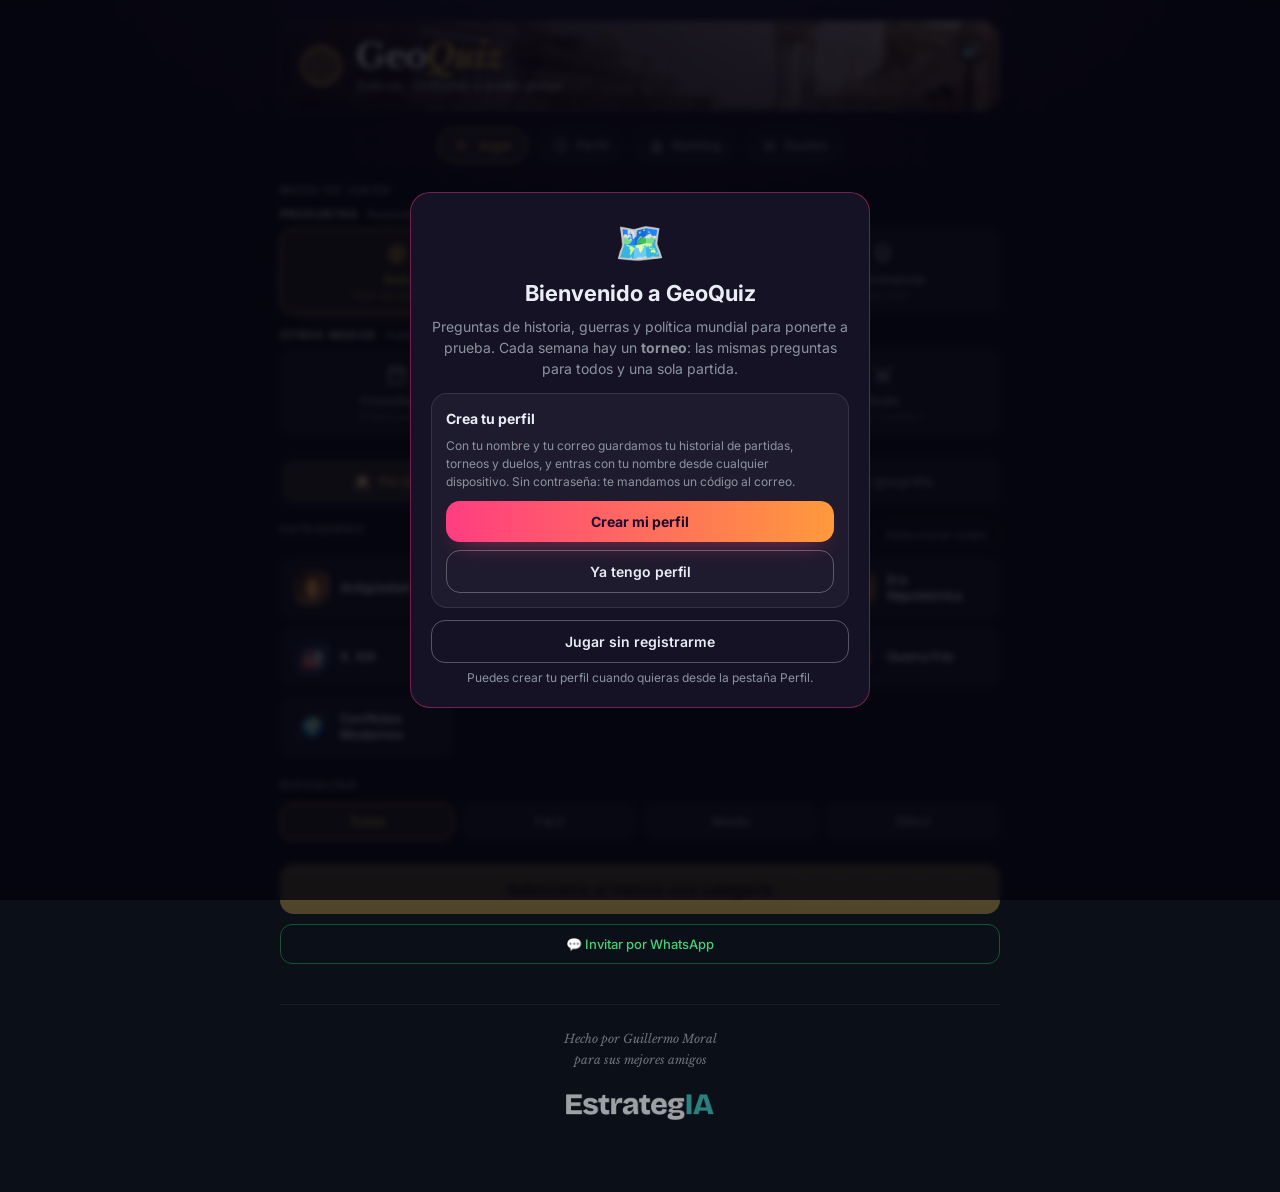
<file: index.html>
<!DOCTYPE html>
<html lang="es">
<head>
<meta charset="UTF-8">
<meta name="viewport" content="width=device-width, initial-scale=1.0, viewport-fit=cover">
<meta name="theme-color" content="#0d0820">
<title>GeoQuiz — Guerras & Conflictos</title>
<meta name="description" content="Trivia de geopolítica, guerras y conflictos: 521 preguntas en 13 categorías, seis modos de juego y ranking global.">
<link rel="icon" href="img/favicon-32.png?v=20261120e" sizes="32x32">
<link rel="apple-touch-icon" href="img/icono.png?v=20261120e">
<link rel="manifest" href="manifest.webmanifest">
<!-- Vista previa al compartir el enlace (WhatsApp, Telegram, redes). La imagen tiene
     que ir con URL absoluta: los rastreadores no resuelven rutas relativas. -->
<meta property="og:type" content="website">
<meta property="og:site_name" content="GeoQuiz">
<meta property="og:locale" content="es_ES">
<!-- ESPECIAL GTA VI (semana del 19/11/2026). Al acabar el torneo hay que volver a lo de
     siempre: og:title «GeoQuiz — Guerras & Conflictos», og:description «521 preguntas de
     guerras, conflictos y geopolítica, de la Antigüedad a Ucrania. Seis modos de juego y
     ranking compartido.» e imagen img/og.jpg?v=2 (sigue en la carpeta). Para estrenar una
     imagen nueva, subir el número de ?v= o WhatsApp enseñará la anterior (la guarda unos días). -->
<meta property="og:title" content="GTA VI: ¿estás a la altura? Torneo GeoQuiz">
<meta property="og:description" content="15 preguntas, las mismas para todos y una sola partida. ¿Quién gana en tu grupo? Juega gratis desde el móvil.">
<meta property="og:url" content="https://geoquiz.tunegocioconestrategia.com/">
<meta property="og:image" content="https://geoquiz.tunegocioconestrategia.com/img/og-torneo.jpg?v=6">
<meta property="og:image:type" content="image/jpeg">
<meta property="og:image:width" content="1200">
<meta property="og:image:height" content="630">
<meta property="og:image:alt" content="Torneo semanal de GeoQuiz, GTA VI: un atardecer de neón con palmeras. Torneo no oficial, sin relación con Rockstar Games.">
<meta name="twitter:card" content="summary_large_image">
<!-- Las fuentes se piden AQUÍ y no con un @import dentro del CSS. Con el @import, el
     navegador no sabía que existía fonts.googleapis.com hasta haber descargado y leído
     styles.css, y una hoja importada bloquea el pintado igual que la que la importa: era
     una cadena de cuatro saltos (HTML → CSS → Google → Google) y unos 400-600 ms de
     pantalla en blanco en 4G. Así las descubre el preescáner en el primer byte del HTML,
     y los dos preconnect adelantan el saludo a los dos dominios.
     El de gstatic lleva crossorigin porque las fuentes se piden en modo anónimo: sin él
     se abriría una segunda conexión y el preconnect no serviría de nada. -->
<link rel="preconnect" href="https://fonts.googleapis.com">
<link rel="preconnect" href="https://fonts.gstatic.com" crossorigin>
<link rel="stylesheet" href="https://fonts.googleapis.com/css2?family=Libre+Baskerville:ital,wght@0,400;0,700;1,400&family=Inter:wght@400;500;600&display=swap">
<link rel="stylesheet" href="https://fonts.googleapis.com/css2?family=Titan+One&display=swap&text=ABCDEFGHIJKLMNOPQRSTUVWXYZ%C3%81%C3%89%C3%8D%C3%93%C3%9A%C3%91%C3%9C0123456789%C2%A1!:%20">
<!-- La API vive en Hostinger y el aviso del torneo no se puede pintar hasta que contesta.
     Desde GitHub Pages es un dominio distinto y esta es la primera petición que va allí;
     desde Hostinger es el propio origen y no estorba. -->
<link rel="preconnect" href="https://geoquiz.tunegocioconestrategia.com" crossorigin>
<link rel="stylesheet" href="css/styles.css?v=20261120e">
</head>
<body>
<!-- Iconos de la interfaz: se dibujan con trazo (currentColor), así toman el color del
     botón activo y se ven igual en todos los móviles, cosa que los emojis no garantizan. -->
<svg width="0" height="0" style="position:absolute" aria-hidden="true" focusable="false">
  <defs>
    <symbol id="i-play" viewBox="0 0 24 24"><path d="M8 5.5v13l10.5-6.5z"/></symbol>
    <symbol id="i-records" viewBox="0 0 24 24"><circle cx="12" cy="12" r="8.5"/><path d="M12 7.5V12l3 2"/></symbol>
    <symbol id="i-ranking" viewBox="0 0 24 24"><path d="M4 20h16M6 20v-7h3.5v7M10.25 20V5h3.5v15M14.5 20V10H18v10"/></symbol>
    <symbol id="i-trofeo" viewBox="0 0 24 24"><path d="M7 4h10v5a5 5 0 0 1-10 0zM7 6H4v1a3.5 3.5 0 0 0 3.5 3.5M17 6h3v1a3.5 3.5 0 0 1-3.5 3.5M12 14v3.5M8.5 20h7M9.5 17.5h5"/></symbol>
    <symbol id="i-duelo" viewBox="0 0 24 24"><path d="M4 4l15 15M20 4L5 19M12 18l6-6M12 18l-6-6"/></symbol>
    <symbol id="i-solo" viewBox="0 0 24 24"><circle cx="12" cy="12" r="8"/><circle cx="12" cy="12" r="4"/><circle cx="12" cy="12" r=".8"/></symbol>
    <symbol id="i-blitz" viewBox="0 0 24 24"><path d="M13 3L5 13.5h6L10 21l8-10.5h-6z"/></symbol>
    <symbol id="i-superv" viewBox="0 0 24 24"><path d="M12 3a7 7 0 0 0-7 7c0 2.5 1.2 4 3 5v3h8v-3c1.8-1 3-2.5 3-5a7 7 0 0 0-7-7z"/><circle cx="9.3" cy="11" r="1.2"/><circle cx="14.7" cy="11" r="1.2"/><path d="M10.5 18v2M13.5 18v2"/></symbol>
    <symbol id="i-crono" viewBox="0 0 24 24"><rect x="4" y="5" width="16" height="15" rx="2.5"/><path d="M4 10h16M8 3v4M16 3v4"/></symbol>
    <symbol id="i-fechas" viewBox="0 0 24 24"><path d="M10 14a4 4 0 0 0 5.7 0l3-3a4 4 0 0 0-5.7-5.7l-1 1M14 10a4 4 0 0 0-5.7 0l-3 3a4 4 0 0 0 5.7 5.7l1-1"/></symbol>
  </defs>
</svg>
<div class="app">

  <!-- TRANSITION OVERLAY -->
  <div class="cat-transition" id="cat-transition">
    <div class="ct-icon" id="ct-icon">⚔️</div>
    <div class="ct-name" id="ct-name">—</div>
    <div class="ct-era" id="ct-era">—</div>
  </div>

  <!-- STREAK BANNER -->
  <div class="streak-banner" id="streak-banner">🔥 ¡Racha x3!</div>

  <header class="site-header" id="site-header">
    <button class="sound-toggle" id="sound-toggle" aria-label="Activar o silenciar el sonido">🔊</button>
    <div class="header-flash" id="header-flash"></div>
    <div class="brand">
      <svg class="brand-mark" viewBox="0 0 40 40" aria-hidden="true">
        <circle cx="20" cy="20" r="17" fill="rgba(201,168,76,0.1)"/>
        <g fill="none" stroke="currentColor" stroke-linecap="round">
          <circle cx="20" cy="20" r="17" stroke-width="2"/>
          <ellipse cx="20" cy="20" rx="7.5" ry="17" stroke-width="1.4" opacity=".6"/>
          <path d="M3 20h34M6.5 11.5h27M6.5 28.5h27M20 3v34" stroke-width="1.2" opacity=".45"/>
        </g>
      </svg>
      <div class="brand-text">
        <h1>Geo<em>Quiz</em></h1>
        <p class="tagline">Guerras, conflictos y poder global</p>
        <!-- Mientras se juega, la época de la pregunta sustituye a la frase de arriba. -->
        <span class="era-label" id="era-label"></span>
      </div>
    </div>
  </header>

  <!-- Barra de secciones. En el móvil queda fija abajo, al alcance del pulgar; en pantalla
       ancha es una fila de botones bajo la cabecera. Los onclick no se tocan: showTab() y
       goMenu() encuentran cada botón por ese atributo. -->
  <nav class="tabbar" aria-label="Secciones">
    <button class="nav-btn active" onclick="showTab('menu')"><svg class="ico"><use href="#i-play"/></svg><span>Jugar</span></button>
    <button class="nav-btn" onclick="showTab('records')"><svg class="ico"><use href="#i-records"/></svg><span>Récords</span></button>
    <button class="nav-btn" onclick="showTab('ranking')"><svg class="ico"><use href="#i-ranking"/></svg><span>Ranking</span></button>
    <!-- Solo aparece cuando hay torneo: el resto del tiempo sobra en la barra. -->
    <button class="nav-btn" id="nav-torneo" style="display:none" onclick="showTab('torneo')"><svg class="ico"><use href="#i-trofeo"/></svg><span>Torneo</span></button>
    <button class="nav-btn" onclick="showTab('duelos')"><svg class="ico"><use href="#i-duelo"/></svg><span>Duelos</span></button>
  </nav>

  <!-- MENU -->
  <div id="screen-menu" class="screen active">
    <!-- Aviso del torneo de la semana. Nace oculto y lo enseña js/torneo.js solo si hay
         torneo: una vez por torneo y dispositivo, o siempre que ya se haya jugado, porque
         entonces en vez de invitar informa del puesto. -->
    <!-- Bienvenida: solo la primera vez que alguien entra desde un dispositivo (js/menu.js). -->
    <div class="bienvenida" id="bienvenida">
      <div class="bv-titulo">Bienvenido a Geo<em>Quiz</em></div>
      <p>Preguntas de historia, guerras y política mundial para ponerte a prueba. Juega a tu ritmo, contra el reloj o reta a tus amigos.</p>
      <p>Y cada semana hay un <strong>torneo</strong>: las mismas preguntas para todos, una sola partida y una clasificación para ver quién gana.</p>
      <button class="bv-boton" onclick="cerrarBienvenida()">Empezar</button>
    </div>
    <!-- Esqueleto: hueco con brillo mientras llega el torneo; cargarTorneo() lo quita. -->
    <div class="torneo-esqueleto" id="torneo-esqueleto" aria-hidden="true"><i></i><i></i><i></i><i></i></div>
    <div class="torneo-aviso" id="torneo-aviso">
      <button class="ta-cerrar" onclick="cerrarAvisoTorneo()" aria-label="Cerrar">✕</button>
      <div class="ta-arte" aria-hidden="true"></div>
      <div class="ta-cuerpo">
        <div class="ta-eyebrow" id="ta-eyebrow">🏆 Torneo de la semana</div>
        <div class="ta-titulo" id="ta-titulo">—</div>
        <div class="ta-tema" id="ta-tema"></div>
        <div class="ta-estreno" id="ta-estreno" aria-live="off">
          <div class="te-rotulo" id="te-rotulo">Faltan para el estreno</div>
          <div class="te-cifras" id="te-cifras"></div>
        </div>
        <div class="ta-datos">
          <span class="ta-chip ta-reloj" id="ta-cuenta"></span>
          <span class="ta-chip" id="ta-npreg"></span>
        </div>
        <button class="ta-jugar" id="ta-jugar" onclick="jugarTorneo()">Jugar el torneo</button>
        <button class="invitar-btn" id="ta-retar" onclick="retarAlTorneo()">💬 Retar a alguien por WhatsApp</button>
        <div class="ta-nota">Una sola partida por persona</div>
        <div class="ta-legal" id="ta-legal">Torneo no oficial, sin relación con Rockstar Games.</div>
      </div>
    </div>
    <div class="challenge-banner" id="challenge-banner">
      <div class="cb-title">🎯 Alguien te ha retado</div>
      <div class="cb-score" id="cb-score">—</div>
      <div class="cb-detail" id="cb-detail">—</div>
    </div>
    <p class="section-label">Modo de juego</p>
    <div class="mode-row" id="mode-row">
      <div class="mode-grupo-t">Preguntas<small>Respondes a preguntas con opciones</small></div>
      <div class="mode-fila">
      <button class="mode-btn active" data-mode="solo"><span class="mi"><svg class="ico"><use href="#i-solo"/></svg></span><span class="mn">Solo</span><span class="md">Timer por pregunta</span></button>
      <button class="mode-btn" data-mode="blitz"><span class="mi"><svg class="ico"><use href="#i-blitz"/></svg></span><span class="mn">Blitz</span><span class="md">60 s para todo</span></button>
      <button class="mode-btn" data-mode="survival"><span class="mi"><svg class="ico"><use href="#i-superv"/></svg></span><span class="mn">Supervivencia</span><span class="md">Hasta morir</span></button>
      </div>
      <div class="mode-grupo-t">Otros modos<small>Ordena, une o reta a un amigo</small></div>
      <div class="mode-fila">
      <button class="mode-btn" data-mode="crono"><span class="mi"><svg class="ico"><use href="#i-crono"/></svg></span><span class="mn">Cronológico</span><span class="md">Ordena eventos</span></button>
      <button class="mode-btn" data-mode="fechas"><span class="mi"><svg class="ico"><use href="#i-fechas"/></svg></span><span class="mn">Fechas</span><span class="md">Une evento y año</span></button>
      <button class="mode-btn" data-mode="duel"><span class="mi"><svg class="ico"><use href="#i-duelo"/></svg></span><span class="mn">Duelo</span><span class="md">Online, 1 contra 1</span></button>
      </div>
    </div>
    <div id="cat-diff-section">
    <div class="filter-switch" id="filter-switch">
      <button class="fs-btn active" data-filter="epocas"><span class="fs-icon">🕰️</span>Por épocas</button>
      <button class="fs-btn" data-filter="tematicas"><span class="fs-icon">🎭</span>Por temáticas</button>
      <button class="fs-btn" data-filter="geografia"><span class="fs-icon">🗺️</span>Por geografía</button>
    </div>
    <div class="label-row">
      <p class="section-label" id="grid-label">Categorías</p>
      <button id="select-all-btn" class="chip-btn" onclick="toggleAllCats()">Seleccionar todas</button>
    </div>
    <div class="cat-grid" id="cat-grid"></div>
    <div class="cat-grid" id="theme-grid" style="display:none"></div>
    <div class="cat-grid" id="geo-grid" style="display:none"></div>
    <div id="tema-info" class="info-box" style="display:none">🎭 Si eliges <strong style="color:var(--accent)">una sola temática</strong>, tu partida entra en el <strong style="color:var(--text)">ranking de esa temática</strong>. Con varias juegas igual, pero la partida va a la lista de otras partidas.</div>
    <p class="section-label">Dificultad</p>
    <div class="diff-row" id="diff-row">
      <button class="diff-btn active" data-diff="all">Todas</button>
      <button class="diff-btn" data-diff="facil">Fácil</button>
      <button class="diff-btn" data-diff="medio">Medio</button>
      <button class="diff-btn" data-diff="dificil">Difícil</button>
    </div>
    </div>
    <div id="crono-info" class="info-box" style="display:none">📅 En el modo <strong style="color:var(--accent)">Cronológico</strong> ordenarás eventos de <strong style="color:var(--text)">todas las épocas</strong> en la línea del tiempo, del más antiguo al más reciente. No hace falta elegir categorías.</div>
    <div id="fechas-info" class="info-box" style="display:none">🔗 En el modo <strong style="color:var(--accent)">Fechas</strong> emparejarás cada evento con su año. Los cinco de cada ronda son <strong style="color:var(--text)">cercanos en el tiempo</strong>, así que no vale con distinguir a ojo la Antigüedad del siglo XX. No hace falta elegir categorías.</div>
    <div id="duelo-info" class="info-box" style="display:none">⚔️ En el modo <strong style="color:var(--accent)">Duelo</strong> juegas contra un rival, cada uno en su dispositivo, por rondas: los dos contestáis la misma pregunta, con 5 vidas por persona, sin comodines y contando solo los aciertos. Quien crea el duelo elige las categorías y la dificultad para los dos. Si lo abres a todos, aparece en la lista de retos de abajo.</div>
    <div id="start-actions">
      <button class="start-btn" id="start-btn" disabled>Selecciona al menos una categoría</button>
      <button class="invitar-btn" onclick="compartirWhatsApp(textoInvitacion())">💬 Invitar por WhatsApp</button>
    </div>
    <div id="duelo-actions" style="display:none;gap:10px;">
      <button class="start-btn" style="flex:1" onclick="crearDuelo()">⚔️ Crear duelo</button>
      <button class="invitar-btn" style="flex:1;margin-top:0" onclick="pedirCodigoUnirse()">🔑 Tengo un código</button>
    </div>
  </div>

  <!-- RECORDS -->
  <div id="screen-records" class="screen"></div>

  <!-- RANKING -->
  <div id="screen-ranking" class="screen"></div>

  <!-- TORNEO -->
  <div id="screen-torneo" class="screen"></div>

  <!-- DUELO: crear/unirse/esperando rival -->
  <div id="screen-duelo" class="screen"></div>

  <!-- DUELOS: clasificación -->
  <div id="screen-duelos" class="screen"></div>

  <!-- GAME -->
  <div id="screen-game" class="screen">
    <div id="solo-hud" class="hud">
      <div class="hud-stat"><div class="val" id="hud-score">0</div><div class="lbl">Puntos</div></div>
      <div class="hud-stat" id="hud-mult-wrap" style="display:none;"><div class="val" id="hud-mult">x1</div><div class="lbl">Mult.</div></div>
      <div class="hud-progress">
        <div class="prog-label" id="prog-label">Pregunta 1 de 10</div>
        <div class="prog-track"><div class="prog-fill" id="prog-fill" style="width:0%"></div></div>
      </div>
      <div class="lives" id="lives-wrap"></div>
      <div class="timer-wrap" id="timer-wrap">
        <svg class="timer-ring" viewBox="0 0 44 44">
          <circle class="timer-bg" cx="22" cy="22" r="18"/>
          <circle class="timer-arc" id="timer-arc" cx="22" cy="22" r="18" stroke-dasharray="113.1" stroke-dashoffset="0"/>
        </svg>
        <div class="timer-num" id="timer-num">20</div>
      </div>
    </div>
    <div id="blitz-bar" class="blitz-bar" style="display:none;">
      <div class="blitz-top"><span>Modo Blitz ⚡</span><span id="blitz-time">60s</span></div>
      <div class="prog-track"><div id="blitz-fill" style="background:var(--accent);height:5px;border-radius:4px;width:100%;transition:width 0.5s linear;"></div></div>
    </div>
    <div id="survival-label" class="survival-label" style="display:none;">Modo Supervivencia 💀 — Pregunta <span id="surv-num">1</span></div>
    <div id="duel-hud-wrap" style="display:none;">
      <div class="duel-turn" id="duel-turn">Turno de Jugador 1</div>
      <div class="duel-hud">
        <div class="duel-player active" id="dp1"><div class="dp-name" id="dp1-name">J1</div><div class="dp-score" id="dp1-score">0</div><div class="dp-lives" id="dp1-lives">❤️❤️❤️</div></div>
        <div class="duel-player" id="dp2"><div class="dp-name" id="dp2-name">J2</div><div class="dp-score" id="dp2-score">0</div><div class="dp-lives" id="dp2-lives">❤️❤️❤️</div></div>
      </div>
    </div>
    <div class="q-card" id="q-card">
      <div class="q-meta">
        <span class="q-cat-tag" id="q-cat">—</span>
        <span class="q-diff-tag" id="q-diff">—</span>
        <span class="q-pts" id="q-pts">+100 pts</span>
        <div class="hint-btns" id="hint-btns">
          <button class="hint-btn" id="hint-5050" onclick="useHint('5050')">50:50</button>
          <button class="hint-btn" id="hint-dato" onclick="useHint('dato')">💬 Dato</button>
          <button class="hint-btn" id="hint-skip" onclick="useHint('skip')">⏭ Saltar</button>
        </div>
      </div>
      <div class="q-text" id="q-text"></div>
      <div class="options" id="options"></div>
      <div id="explanation"></div>
    </div>
    <button class="next-btn" id="next-btn" style="display:none">Siguiente pregunta →</button>
  </div>

  <!-- CRONO -->
  <div id="screen-crono" class="screen">
    <div id="crono-hud" class="hud">
      <div class="hud-stat"><div class="val" id="crono-score">0</div><div class="lbl">Puntos</div></div>
      <div class="hud-progress">
        <div class="prog-label" id="crono-prog-label">Ronda 1 de 8</div>
        <div class="prog-track"><div class="prog-fill" id="crono-prog-fill" style="width:0%"></div></div>
      </div>
      <div class="timer-wrap">
        <svg class="timer-ring" viewBox="0 0 44 44">
          <circle class="timer-bg" cx="22" cy="22" r="18"/>
          <circle class="timer-arc" id="crono-timer-arc" cx="22" cy="22" r="18" stroke-dasharray="113.1" stroke-dashoffset="0"/>
        </svg>
        <div class="timer-num" id="crono-timer-num">45</div>
      </div>
    </div>
    <div class="crono-card" id="crono-card">
      <div class="crono-instruction">Arrastra los eventos del más antiguo <span style="color:var(--accent)">↑</span> al más reciente <span style="color:var(--accent)">↓</span></div>
      <div class="crono-list" id="crono-list"></div>
      <button class="crono-confirm-btn" id="crono-confirm-btn" onclick="confirmCrono()">✓ Confirmar orden</button>
      <div id="crono-feedback"></div>
    </div>
    <button class="next-btn" id="crono-next-btn" style="display:none" onclick="nextCrono()">Siguiente ronda →</button>
  </div>

  <!-- FECHAS -->
  <div id="screen-fechas" class="screen">
    <div id="fechas-hud" class="hud">
      <div class="hud-stat"><div class="val" id="fechas-score">0</div><div class="lbl">Puntos</div></div>
      <div class="hud-progress">
        <div class="prog-label" id="fechas-prog-label">Ronda 1 de 5</div>
        <div class="prog-track"><div class="prog-fill" id="fechas-prog-fill" style="width:0%"></div></div>
      </div>
      <div class="timer-wrap">
        <svg class="timer-ring" viewBox="0 0 44 44">
          <circle class="timer-bg" cx="22" cy="22" r="18"/>
          <circle class="timer-arc" id="fechas-timer-arc" cx="22" cy="22" r="18" stroke-dasharray="113.1" stroke-dashoffset="0"/>
        </svg>
        <div class="timer-num" id="fechas-timer-num">45</div>
      </div>
    </div>
    <div class="crono-card" id="fechas-card">
      <div class="crono-instruction">Toca un evento y luego el año que le corresponde</div>
      <div class="fechas-list" id="fechas-list"></div>
      <div class="year-pool" id="fechas-pool"></div>
      <button class="crono-confirm-btn" id="fechas-confirm-btn" onclick="confirmFechas()" disabled>✓ Confirmar</button>
      <div id="fechas-feedback"></div>
    </div>
    <button class="next-btn" id="fechas-next-btn" style="display:none" onclick="nextFechas()">Siguiente ronda →</button>
  </div>

  <!-- RESULT -->
  <div id="screen-result" class="screen">
    <div class="result-hero" id="result-hero"></div>
  </div>

  <footer class="firma">
    Hecho por Guillermo Moral<br>para sus mejores amigos
    <a class="firma-logo" href="https://tunegocioconestrategia.com" target="_blank" rel="noopener" aria-label="EstrategIA, tunegocioconestrategia.com">
      <img src="img/estrategia-logo.png?v=20261120e" alt="EstrategIA" width="348" height="61" loading="lazy">
    </a>
  </footer>

</div>

<div class="share-toast" id="share-toast">¡Copiado!</div>

<!-- El orden de carga importa: datos → estado → utilidades → pantallas → arranque. -->
<script src="js/data/events.js?v=20261120e"></script>
<script src="js/state.js?v=20261120e"></script>
<script src="js/audio.js?v=20261120e"></script>
<script src="js/utils.js?v=20261120e"></script>
<script src="js/nube.js?v=20261120e"></script>
<script src="js/theme.js?v=20261120e"></script>
<script src="js/storage.js?v=20261120e"></script>
<script src="js/crono.js?v=20261120e"></script>
<script src="js/fechas.js?v=20261120e"></script>
<script src="js/game.js?v=20261120e"></script>
<script src="js/torneo.js?v=20261120e"></script>
<script src="js/duelo.js?v=20261120e"></script>
<script src="js/sala.js?v=20261120e"></script>
<script src="js/menu.js?v=20261120e"></script>
<script src="js/avisos.js?v=20261120e"></script>
<script src="js/cuenta.js?v=20261120e"></script>
<script src="js/perfil.js?v=20261120e"></script>
<script src="js/main.js?v=20261120e"></script>
<!-- El banco va el ÚLTIMO y con defer: son 67 KB, el 59% del JavaScript, y el menú ya
     no lo necesita para dibujarse (sus claves salen de js/theme.js). Así la primera
     pantalla se pinta sin esperarlo. Nada de lo que corre al arrancar usa ALL_Q; quien
     lo usa es buildPool(), y eso no pasa hasta que alguien toca una categoría. -->
<script defer src="js/data/questions.js?v=20261120e"></script>
</body>
</html>
</file>
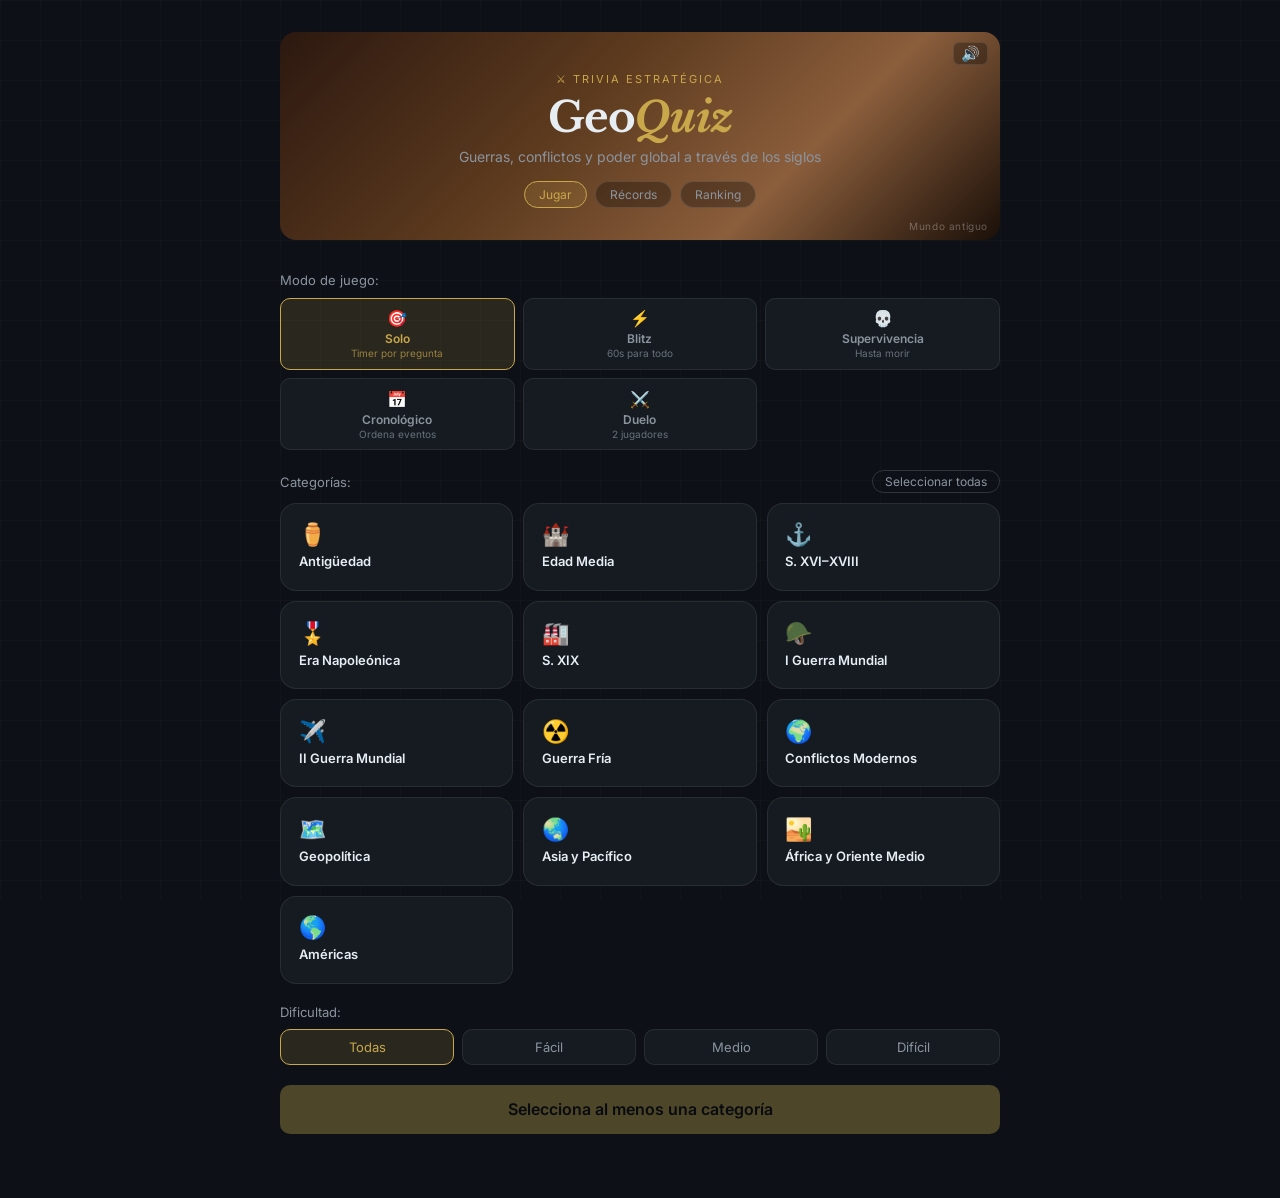
<file: geopolitica-quiz.html>
<!DOCTYPE html>
<html lang="es">
<head>
<meta charset="UTF-8">
<meta name="viewport" content="width=device-width, initial-scale=1.0">
<title>GeoQuiz — Guerras & Conflictos</title>
<style>
@import url('https://fonts.googleapis.com/css2?family=Libre+Baskerville:ital,wght@0,400;0,700;1,400&family=Inter:wght@400;500;600&display=swap');
:root{
  --bg:#0d1117;--surface:#161b22;--surface2:#1e2530;
  --border:rgba(255,255,255,0.08);--border2:rgba(255,255,255,0.15);
  --text:#e6edf3;--muted:#8b949e;--accent:#c9a84c;
  --accent-dim:rgba(201,168,76,0.15);--accent-dim2:rgba(201,168,76,0.08);
  --green:#3fb950;--green-bg:rgba(63,185,80,0.12);
  --red:#f85149;--red-bg:rgba(248,81,73,0.12);
  --blue:#58a6ff;--blue-bg:rgba(88,166,255,0.12);
  --orange:#f0883e;
  --radius:10px;--radius-lg:16px;
}
*,*::before,*::after{box-sizing:border-box;margin:0;padding:0;}
body{background:var(--bg);color:var(--text);font-family:'Inter',sans-serif;min-height:100vh;display:flex;flex-direction:column;align-items:center;padding:2rem 1rem 4rem;}
body::before{content:'';position:fixed;inset:0;background-image:linear-gradient(rgba(201,168,76,0.03) 1px,transparent 1px),linear-gradient(90deg,rgba(201,168,76,0.03) 1px,transparent 1px);background-size:40px 40px;pointer-events:none;z-index:0;}
.app{position:relative;z-index:1;width:100%;max-width:720px;}

/* HEADER */
.site-header{text-align:center;margin-bottom:2rem;padding:2.5rem 1.5rem 2rem;border-radius:var(--radius-lg);position:relative;overflow:hidden;transition:background 0.7s ease;}
.site-header>*{position:relative;z-index:1;}
.header-flash{position:absolute;inset:0;opacity:0;pointer-events:none;z-index:2;transition:opacity 0.15s;}
.eyebrow{font-size:11px;letter-spacing:0.18em;text-transform:uppercase;color:var(--accent);margin-bottom:0.5rem;}
.site-header h1{font-family:'Libre Baskerville',serif;font-size:clamp(26px,5vw,42px);font-weight:700;color:var(--text);line-height:1.1;letter-spacing:-0.02em;}
.site-header h1 em{font-style:italic;color:var(--accent);}
.tagline{font-size:14px;color:var(--muted);margin-top:0.5rem;}
.era-label{position:absolute;bottom:8px;right:12px;font-size:10px;color:rgba(255,255,255,0.3);letter-spacing:0.06em;z-index:1;}
.sound-toggle{position:absolute;top:10px;right:12px;background:rgba(0,0,0,0.3);border:1px solid rgba(255,255,255,0.1);border-radius:6px;padding:3px 7px;font-size:15px;cursor:pointer;z-index:3;line-height:1;}

/* NAV */
.header-nav{display:flex;gap:8px;justify-content:center;margin-top:1rem;flex-wrap:wrap;}
.nav-btn{background:rgba(0,0,0,0.3);border:1px solid rgba(255,255,255,0.12);border-radius:20px;padding:5px 14px;font-size:12px;font-family:'Inter',sans-serif;color:var(--muted);cursor:pointer;transition:all 0.15s;}
.nav-btn:hover,.nav-btn.active{border-color:var(--accent);color:var(--accent);}
.nav-btn.active{background:var(--accent-dim);}

/* SCREENS */
.screen{display:none;}
.screen.active{display:block;animation:fadeUp 0.3s ease;}
@keyframes fadeUp{from{opacity:0;transform:translateY(10px);}to{opacity:1;transform:translateY(0);}}

/* TRANSITION OVERLAY */
.cat-transition{position:fixed;inset:0;z-index:100;display:flex;flex-direction:column;align-items:center;justify-content:center;opacity:0;pointer-events:none;transition:opacity 0.25s;}
.cat-transition.show{opacity:1;pointer-events:all;}
.ct-icon{font-size:56px;margin-bottom:0.75rem;animation:ctPop 0.3s ease;}
.ct-name{font-family:'Libre Baskerville',serif;font-size:24px;font-style:italic;color:#fff;}
.ct-era{font-size:12px;letter-spacing:0.12em;text-transform:uppercase;color:rgba(255,255,255,0.5);margin-top:6px;}
@keyframes ctPop{from{transform:scale(0.5);opacity:0;}to{transform:scale(1);opacity:1;}}

/* STREAK BANNER */
.streak-banner{position:fixed;top:1rem;left:50%;transform:translateX(-50%);z-index:99;background:linear-gradient(135deg,#c9a84c,#f0c060);color:#000;padding:8px 20px;border-radius:20px;font-size:14px;font-weight:600;opacity:0;pointer-events:none;transition:opacity 0.3s,transform 0.3s;transform:translateX(-50%) translateY(-20px);}
.streak-banner.show{opacity:1;transform:translateX(-50%) translateY(0);}

/* MENU */
.section-label{font-size:13px;color:var(--muted);margin-bottom:0.6rem;}
.cat-grid{display:grid;grid-template-columns:repeat(auto-fit,minmax(180px,1fr));gap:10px;margin-bottom:1.25rem;}
.cat-card{background:var(--surface);border:1px solid var(--border);border-radius:var(--radius-lg);padding:1.1rem;cursor:pointer;transition:border-color 0.15s,background 0.15s,transform 0.1s;position:relative;overflow:hidden;}
.cat-card::before{content:'';position:absolute;top:0;left:0;right:0;height:2px;background:var(--accent);opacity:0;transition:opacity 0.15s;}
.cat-card:hover{border-color:var(--border2);background:var(--surface2);transform:translateY(-2px);}
.cat-card:hover::before,.cat-card.selected::before{opacity:1;}
.cat-card.selected{border-color:var(--accent);background:var(--accent-dim);}
.cat-icon{font-size:22px;margin-bottom:6px;}
.cat-name{font-size:13px;font-weight:600;color:var(--text);margin-bottom:3px;}
.cat-count{font-size:11px;color:var(--muted);}
.cat-check{position:absolute;top:8px;right:8px;width:16px;height:16px;background:var(--accent);border-radius:50%;display:none;align-items:center;justify-content:center;font-size:9px;color:#000;}
.cat-card.selected .cat-check{display:flex;}
.mode-row{display:grid;grid-template-columns:repeat(3,1fr);gap:8px;margin-bottom:1.25rem;}
.mode-btn{background:var(--surface);border:1px solid var(--border);border-radius:var(--radius);padding:0.6rem 0.4rem;text-align:center;font-size:12px;font-family:'Inter',sans-serif;color:var(--muted);cursor:pointer;transition:all 0.15s;}
.mode-btn:hover{border-color:var(--border2);color:var(--text);}
.mode-btn.active{background:var(--accent-dim);border-color:var(--accent);color:var(--accent);}
.mode-btn .mi{font-size:16px;display:block;margin-bottom:3px;}
.mode-btn .mn{font-weight:600;display:block;}
.mode-btn .md{font-size:10px;opacity:0.7;margin-top:1px;display:block;}
.diff-row{display:flex;gap:8px;margin-bottom:1.25rem;}
.diff-btn{flex:1;background:var(--surface);border:1px solid var(--border);border-radius:var(--radius);padding:0.55rem;font-size:13px;font-family:'Inter',sans-serif;color:var(--muted);cursor:pointer;transition:all 0.15s;}
.diff-btn:hover{border-color:var(--border2);color:var(--text);}
.diff-btn.active{background:var(--accent-dim);border-color:var(--accent);color:var(--accent);}
.start-btn{width:100%;background:var(--accent);color:#000;border:none;border-radius:var(--radius);padding:0.9rem;font-size:16px;font-weight:600;font-family:'Inter',sans-serif;cursor:pointer;transition:opacity 0.15s,transform 0.1s;}
.start-btn:hover{opacity:0.9;transform:translateY(-1px);}
.start-btn:disabled{opacity:0.35;cursor:not-allowed;transform:none;}

/* CHALLENGE BANNER */
.challenge-banner{background:linear-gradient(135deg,rgba(201,168,76,0.15),rgba(201,168,76,0.05));border:1px solid rgba(201,168,76,0.3);border-radius:var(--radius);padding:0.9rem 1rem;margin-bottom:1.25rem;display:none;}
.challenge-banner.show{display:block;}
.cb-title{font-size:12px;text-transform:uppercase;letter-spacing:0.08em;color:var(--accent);margin-bottom:4px;}
.cb-score{font-size:18px;font-weight:600;color:var(--text);}
.cb-detail{font-size:12px;color:var(--muted);margin-top:3px;}

/* RECORDS */
.records-table{width:100%;border-collapse:collapse;font-size:13px;}
.records-table th{text-align:left;padding:8px 12px;color:var(--muted);font-weight:500;border-bottom:1px solid var(--border);font-size:11px;letter-spacing:0.06em;text-transform:uppercase;}
.records-table td{padding:9px 12px;border-bottom:1px solid var(--border);}
.no-records{text-align:center;padding:3rem;color:var(--muted);font-size:14px;}
.clear-btn{margin-top:1rem;background:transparent;border:1px solid rgba(248,81,73,0.3);border-radius:var(--radius);padding:0.5rem 1rem;font-size:12px;color:var(--red);cursor:pointer;font-family:'Inter',sans-serif;}

/* HUD */
.hud{display:flex;align-items:center;gap:10px;margin-bottom:1.1rem;flex-wrap:wrap;}
.hud-stat{background:var(--surface);border:1px solid var(--border);border-radius:var(--radius);padding:0.45rem 0.8rem;text-align:center;}
.hud-stat .val{font-size:16px;font-weight:600;color:var(--text);line-height:1;}
.hud-stat .lbl{font-size:10px;color:var(--muted);margin-top:2px;letter-spacing:0.04em;text-transform:uppercase;}
.hud-progress{flex:1;min-width:120px;}
.prog-track{background:var(--surface2);border-radius:4px;height:5px;overflow:hidden;}
.prog-fill{background:var(--accent);height:5px;border-radius:4px;transition:width 0.4s ease;}
.prog-label{font-size:12px;color:var(--muted);margin-bottom:4px;}
.lives{display:flex;gap:3px;}
.life{font-size:14px;transition:opacity 0.2s,filter 0.2s;}
.life.lost{opacity:0.2;filter:grayscale(1);}

/* MULTIPLIER BADGE */
.mult-badge{display:inline-block;background:linear-gradient(135deg,#c9a84c,#f0c060);color:#000;font-size:11px;font-weight:700;padding:2px 8px;border-radius:10px;margin-left:6px;opacity:0;transition:opacity 0.3s;}
.mult-badge.show{opacity:1;}

/* DUEL HUD */
.duel-hud{display:flex;gap:10px;margin-bottom:1rem;}
.duel-player{flex:1;background:var(--surface);border:1px solid var(--border);border-radius:var(--radius);padding:0.7rem;text-align:center;transition:border-color 0.2s,background 0.2s;}
.duel-player.active{border-color:var(--accent);background:var(--accent-dim);}
.duel-player.active .dp-name{color:var(--accent);}
.dp-name{font-size:13px;font-weight:600;margin-bottom:4px;}
.dp-score{font-size:22px;font-weight:600;}
.dp-lives{font-size:12px;margin-top:3px;}
.duel-turn{text-align:center;font-size:12px;color:var(--muted);margin-bottom:0.75rem;letter-spacing:0.06em;text-transform:uppercase;}

/* BLITZ BAR */
.blitz-bar{margin-bottom:1rem;}
.blitz-top{display:flex;justify-content:space-between;font-size:12px;color:var(--muted);margin-bottom:4px;}

/* TIMER */
.timer-wrap{position:relative;}
.timer-ring{width:44px;height:44px;transform:rotate(-90deg);}
.timer-ring circle{fill:none;stroke-width:3;}
.timer-bg{stroke:var(--surface2);}
.timer-arc{stroke:var(--accent);stroke-linecap:round;transition:stroke-dashoffset 1s linear,stroke 0.3s;}
.timer-num{position:absolute;inset:0;display:flex;align-items:center;justify-content:center;font-size:13px;font-weight:600;color:var(--text);}

/* Q CARD */
.q-card{background:var(--surface);border:1px solid var(--border);border-radius:var(--radius-lg);padding:1.25rem;margin-bottom:1rem;}
.q-card.flash-correct{animation:flashGreen 0.4s ease;}
.q-card.flash-wrong{animation:flashRed 0.4s ease;}
@keyframes flashGreen{0%{background:rgba(63,185,80,0.18);}100%{background:var(--surface);}}
@keyframes flashRed{0%{background:rgba(248,81,73,0.18);}100%{background:var(--surface);}}
.q-meta{display:flex;align-items:center;gap:7px;margin-bottom:0.75rem;flex-wrap:wrap;}
.q-cat-tag{font-size:11px;letter-spacing:0.06em;text-transform:uppercase;color:var(--accent);background:var(--accent-dim2);border:1px solid rgba(201,168,76,0.2);border-radius:4px;padding:2px 7px;}
.q-diff-tag{font-size:11px;border-radius:4px;padding:2px 7px;}
.q-diff-tag.facil{background:rgba(63,185,80,0.1);color:#3fb950;}
.q-diff-tag.medio{background:rgba(201,168,76,0.1);color:var(--accent);}
.q-diff-tag.dificil{background:rgba(248,81,73,0.1);color:var(--red);}
.q-pts{font-size:12px;color:var(--muted);}
.hint-btns{margin-left:auto;display:flex;gap:6px;}
.hint-btn{background:rgba(88,166,255,0.1);border:1px solid rgba(88,166,255,0.2);border-radius:var(--radius);padding:3px 8px;font-size:11px;color:var(--blue);cursor:pointer;font-family:'Inter',sans-serif;transition:all 0.15s;}
.hint-btn:hover{background:rgba(88,166,255,0.2);}
.hint-btn:disabled{opacity:0.3;cursor:not-allowed;}
.q-text{font-family:'Libre Baskerville',serif;font-size:17px;line-height:1.55;color:var(--text);margin-bottom:1.1rem;}
.options{display:flex;flex-direction:column;gap:9px;}
.opt-btn{background:var(--surface2);border:1px solid var(--border);border-radius:var(--radius);padding:0.8rem 1rem;text-align:left;font-size:14px;font-family:'Inter',sans-serif;color:var(--text);cursor:pointer;transition:border-color 0.12s,background 0.12s,opacity 0.2s;display:flex;gap:10px;align-items:flex-start;}
.opt-btn:hover:not(:disabled){border-color:var(--border2);background:rgba(255,255,255,0.04);}
.opt-btn.eliminated{opacity:0.2;pointer-events:none;}
.opt-letter{min-width:20px;height:20px;background:var(--border);border-radius:4px;display:flex;align-items:center;justify-content:center;font-size:11px;font-weight:600;color:var(--muted);flex-shrink:0;margin-top:1px;}
.opt-btn.correct{background:var(--green-bg);border-color:var(--green);}
.opt-btn.correct .opt-letter{background:var(--green);color:#000;}
.opt-btn.wrong{background:var(--red-bg);border-color:var(--red);}
.opt-btn.wrong .opt-letter{background:var(--red);color:#fff;}
.opt-btn.show-correct{background:rgba(63,185,80,0.06);border-color:rgba(63,185,80,0.4);}
.opt-btn.show-correct .opt-letter{background:rgba(63,185,80,0.25);color:var(--green);}
.explanation{margin-top:0.9rem;padding:0.85rem 1rem;border-radius:var(--radius);font-size:13px;line-height:1.6;border-left:3px solid;}
.explanation.ok{background:var(--green-bg);border-color:var(--green);color:#9be9a8;}
.explanation.fail{background:var(--red-bg);border-color:var(--red);color:#ffa198;}
.explanation.timeout{background:rgba(201,168,76,0.08);border-color:var(--accent);color:#e8d07a;}
.next-btn{width:100%;background:transparent;border:1px solid var(--border2);border-radius:var(--radius);padding:0.75rem;font-size:14px;font-weight:500;font-family:'Inter',sans-serif;color:var(--text);cursor:pointer;transition:background 0.15s,border-color 0.15s;margin-top:0.75rem;}
.next-btn:hover{background:var(--surface2);border-color:var(--accent);color:var(--accent);}

/* SURVIVAL LABEL */
.survival-label{text-align:center;font-size:12px;color:var(--muted);margin-bottom:0.5rem;letter-spacing:0.06em;}

/* RESULT */
.result-hero{background:var(--surface);border:1px solid var(--border);border-radius:var(--radius-lg);padding:2rem;text-align:center;margin-bottom:1rem;}
.result-score-num{font-family:'Libre Baskerville',serif;font-size:60px;font-weight:700;color:var(--accent);line-height:1;}
.result-score-denom{font-size:18px;color:var(--muted);}
.result-rank{font-family:'Libre Baskerville',serif;font-size:20px;font-style:italic;color:var(--text);margin:0.75rem 0 0.4rem;}
.result-msg{font-size:13px;color:var(--muted);margin-bottom:1.25rem;}
.result-stats{display:flex;gap:10px;justify-content:center;margin-bottom:1.25rem;flex-wrap:wrap;}
.rstat{background:var(--surface2);border-radius:var(--radius);padding:0.65rem 1rem;text-align:center;min-width:76px;}
.rstat .rv{font-size:18px;font-weight:600;}
.rstat .rl{font-size:10px;color:var(--muted);margin-top:2px;text-transform:uppercase;letter-spacing:0.06em;}
.rv.green{color:var(--green);}
.rv.red{color:var(--red);}
.rv.gold{color:var(--accent);}
.result-actions{display:flex;gap:8px;flex-wrap:wrap;}
.result-actions button{flex:1;min-width:110px;padding:0.7rem;border-radius:var(--radius);font-size:13px;font-weight:500;font-family:'Inter',sans-serif;cursor:pointer;transition:all 0.15s;}
.btn-primary{background:var(--accent);color:#000;border:none;}
.btn-primary:hover{opacity:0.88;}
.btn-secondary{background:transparent;color:var(--text);border:1px solid var(--border2);}
.btn-secondary:hover{border-color:var(--border);background:var(--surface2);}
.btn-challenge{background:rgba(88,166,255,0.12);color:var(--blue);border:1px solid rgba(88,166,255,0.3);}
.btn-challenge:hover{background:rgba(88,166,255,0.2);}

/* DUEL RESULT */
.duel-winner{font-family:'Libre Baskerville',serif;font-size:26px;font-style:italic;color:var(--accent);margin:0.5rem 0;}
.duel-scores{display:flex;gap:10px;margin:1rem 0;}
.duel-score-card{flex:1;background:var(--surface2);border-radius:var(--radius);padding:1rem;text-align:center;border:1px solid var(--border);}
.duel-score-card.winner{border-color:var(--accent);}
.dsc-name{font-size:12px;color:var(--muted);margin-bottom:4px;}
.dsc-pts{font-size:28px;font-weight:600;}
.dsc-crown{font-size:20px;min-height:24px;}

/* TOAST */
.share-toast{position:fixed;bottom:2rem;left:50%;transform:translateX(-50%);background:var(--accent);color:#000;padding:0.55rem 1.25rem;border-radius:20px;font-size:13px;font-weight:600;opacity:0;transition:opacity 0.3s;pointer-events:none;z-index:999;}
.share-toast.show{opacity:1;}

/* CRONO MODE */
.crono-card{background:var(--surface);border:1px solid var(--border);border-radius:var(--radius-lg);padding:1.25rem;margin-bottom:1rem;}
.crono-instruction{font-size:13px;color:var(--muted);margin-bottom:1rem;text-align:center;letter-spacing:0.03em;}
.crono-list{display:flex;flex-direction:column;gap:8px;margin-bottom:1.25rem;}
.crono-item{background:var(--surface2);border:1px solid var(--border);border-radius:var(--radius);padding:0.8rem 1rem;display:flex;align-items:center;gap:10px;cursor:grab;user-select:none;transition:border-color 0.15s,background 0.15s,transform 0.15s,box-shadow 0.15s;}
.crono-item:active{cursor:grabbing;}
.crono-item.dragging{opacity:0.5;transform:scale(0.98);}
.crono-item.drag-over{border-color:var(--accent);background:var(--accent-dim);}
.crono-item.correct-pos{border-color:var(--green);background:var(--green-bg);}
.crono-item.wrong-pos{border-color:var(--red);background:var(--red-bg);}
.crono-pos{width:24px;height:24px;background:var(--border);border-radius:50%;display:flex;align-items:center;justify-content:center;font-size:11px;font-weight:600;color:var(--muted);flex-shrink:0;}
.crono-item.correct-pos .crono-pos{background:var(--green);color:#000;}
.crono-item.wrong-pos .crono-pos{background:var(--red);color:#fff;}
.crono-drag-icon{font-size:14px;color:var(--muted);flex-shrink:0;margin-left:auto;}
.crono-event{flex:1;}
.crono-event-name{font-size:14px;color:var(--text);font-weight:500;}
.crono-event-cat{font-size:11px;color:var(--muted);margin-top:2px;}
.crono-event-year{font-size:13px;color:var(--accent);font-weight:600;display:none;}
.crono-item.revealed .crono-event-year{display:block;}
.crono-confirm-btn{width:100%;background:var(--accent);color:#000;border:none;border-radius:var(--radius);padding:0.8rem;font-size:15px;font-weight:600;font-family:'Inter',sans-serif;cursor:pointer;transition:opacity 0.15s;}
.crono-confirm-btn:hover{opacity:0.88;}
.crono-confirm-btn:disabled{opacity:0.35;cursor:not-allowed;}
.crono-feedback{margin-top:1rem;padding:0.85rem 1rem;border-radius:var(--radius);font-size:13px;line-height:1.6;}
.crono-score-pop{text-align:center;font-size:22px;font-weight:700;color:var(--accent);margin-bottom:0.5rem;}
.crono-answer-reveal{margin-top:0.75rem;padding:0.75rem;background:var(--surface2);border-radius:var(--radius);font-size:12px;color:var(--muted);}
.crono-answer-reveal strong{color:var(--text);}

/* TOUCH SUPPORT */
.crono-item.touch-dragging{box-shadow:0 8px 24px rgba(0,0,0,0.4);transform:scale(1.03);z-index:100;position:relative;}

@media(max-width:480px){
  .crono-event-name{font-size:13px;}
}
</style>
</head>
<body>
<div class="app">

  <!-- TRANSITION OVERLAY -->
  <div class="cat-transition" id="cat-transition">
    <div class="ct-icon" id="ct-icon">⚔️</div>
    <div class="ct-name" id="ct-name">—</div>
    <div class="ct-era" id="ct-era">—</div>
  </div>

  <!-- STREAK BANNER -->
  <div class="streak-banner" id="streak-banner">🔥 ¡Racha x3!</div>

  <header class="site-header" id="site-header">
    <button class="sound-toggle" id="sound-toggle">🔊</button>
    <div class="header-flash" id="header-flash"></div>
    <div class="eyebrow">⚔ Trivia estratégica</div>
    <h1>Geo<em>Quiz</em></h1>
    <p class="tagline">Guerras, conflictos y poder global a través de los siglos</p>
    <div class="header-nav">
      <button class="nav-btn active" onclick="showTab('menu')">Jugar</button>
      <button class="nav-btn" onclick="showTab('records')">Récords</button>
      <button class="nav-btn" onclick="showTab('ranking')">Ranking</button>
    </div>
    <span class="era-label" id="era-label"></span>
  </header>

  <!-- MENU -->
  <div id="screen-menu" class="screen active">
    <div class="challenge-banner" id="challenge-banner">
      <div class="cb-title">🎯 Alguien te ha retado</div>
      <div class="cb-score" id="cb-score">—</div>
      <div class="cb-detail" id="cb-detail">—</div>
    </div>
    <p class="section-label">Modo de juego:</p>
    <div class="mode-row" id="mode-row">
      <button class="mode-btn active" data-mode="solo"><span class="mi">🎯</span><span class="mn">Solo</span><span class="md">Timer por pregunta</span></button>
      <button class="mode-btn" data-mode="blitz"><span class="mi">⚡</span><span class="mn">Blitz</span><span class="md">60s para todo</span></button>
      <button class="mode-btn" data-mode="survival"><span class="mi">💀</span><span class="mn">Supervivencia</span><span class="md">Hasta morir</span></button>
      <button class="mode-btn" data-mode="crono"><span class="mi">📅</span><span class="mn">Cronológico</span><span class="md">Ordena eventos</span></button>
      <button class="mode-btn" data-mode="duel"><span class="mi">⚔️</span><span class="mn">Duelo</span><span class="md">2 jugadores</span></button>
    </div>
    <div id="duel-names" style="display:none;gap:10px;margin-bottom:1.25rem;">
      <input id="p1name" placeholder="Jugador 1" style="flex:1;background:var(--surface);border:1px solid var(--border);border-radius:var(--radius);padding:0.6rem 0.9rem;font-size:13px;color:var(--text);font-family:'Inter',sans-serif;">
      <input id="p2name" placeholder="Jugador 2" style="flex:1;background:var(--surface);border:1px solid var(--border);border-radius:var(--radius);padding:0.6rem 0.9rem;font-size:13px;color:var(--text);font-family:'Inter',sans-serif;">
    </div>
    <div id="cat-diff-section">
    <div style="display:flex;align-items:center;justify-content:space-between;margin-bottom:0.6rem;">
      <p class="section-label" style="margin-bottom:0">Categorías:</p>
      <button id="select-all-btn" onclick="toggleAllCats()" style="background:transparent;border:1px solid var(--border2);border-radius:20px;padding:3px 12px;font-size:12px;color:var(--muted);cursor:pointer;font-family:'Inter',sans-serif;transition:all 0.15s;">Seleccionar todas</button>
    </div>
    <div class="cat-grid" id="cat-grid"></div>
    <p class="section-label">Dificultad:</p>
    <div class="diff-row" id="diff-row">
      <button class="diff-btn active" data-diff="all">Todas</button>
      <button class="diff-btn" data-diff="facil">Fácil</button>
      <button class="diff-btn" data-diff="medio">Medio</button>
      <button class="diff-btn" data-diff="dificil">Difícil</button>
    </div>
    </div>
    <div id="crono-info" style="display:none;background:var(--accent-dim);border:1px solid rgba(201,168,76,0.3);border-radius:var(--radius);padding:0.9rem 1rem;margin-bottom:1.25rem;font-size:13px;color:var(--muted);line-height:1.5;">📅 En el modo <strong style="color:var(--accent)">Cronológico</strong> ordenarás eventos de <strong style="color:var(--text)">todas las épocas</strong> en la línea del tiempo, del más antiguo al más reciente. No hace falta elegir categorías.</div>
    <button class="start-btn" id="start-btn" disabled>Selecciona al menos una categoría</button>
  </div>

  <!-- RECORDS -->
  <div id="screen-records" class="screen"></div>

  <!-- RANKING -->
  <div id="screen-ranking" class="screen"></div>

  <!-- GAME -->
  <div id="screen-game" class="screen">
    <div id="solo-hud" class="hud">
      <div class="hud-stat"><div class="val" id="hud-score">0</div><div class="lbl">Puntos</div></div>
      <div class="hud-stat" id="hud-mult-wrap" style="display:none;"><div class="val" id="hud-mult">x1</div><div class="lbl">Mult.</div></div>
      <div class="hud-progress">
        <div class="prog-label" id="prog-label">Pregunta 1 de 10</div>
        <div class="prog-track"><div class="prog-fill" id="prog-fill" style="width:0%"></div></div>
      </div>
      <div class="lives" id="lives-wrap"></div>
      <div class="timer-wrap" id="timer-wrap">
        <svg class="timer-ring" viewBox="0 0 44 44">
          <circle class="timer-bg" cx="22" cy="22" r="18"/>
          <circle class="timer-arc" id="timer-arc" cx="22" cy="22" r="18" stroke-dasharray="113.1" stroke-dashoffset="0"/>
        </svg>
        <div class="timer-num" id="timer-num">20</div>
      </div>
    </div>
    <div id="blitz-bar" class="blitz-bar" style="display:none;">
      <div class="blitz-top"><span>Modo Blitz ⚡</span><span id="blitz-time">60s</span></div>
      <div class="prog-track"><div id="blitz-fill" style="background:var(--accent);height:5px;border-radius:4px;width:100%;transition:width 0.5s linear;"></div></div>
    </div>
    <div id="survival-label" class="survival-label" style="display:none;">Modo Supervivencia 💀 — Pregunta <span id="surv-num">1</span></div>
    <div id="duel-hud-wrap" style="display:none;">
      <div class="duel-turn" id="duel-turn">Turno de Jugador 1</div>
      <div class="duel-hud">
        <div class="duel-player active" id="dp1"><div class="dp-name" id="dp1-name">J1</div><div class="dp-score" id="dp1-score">0</div><div class="dp-lives" id="dp1-lives">❤️❤️❤️</div></div>
        <div class="duel-player" id="dp2"><div class="dp-name" id="dp2-name">J2</div><div class="dp-score" id="dp2-score">0</div><div class="dp-lives" id="dp2-lives">❤️❤️❤️</div></div>
      </div>
    </div>
    <div class="q-card" id="q-card">
      <div class="q-meta">
        <span class="q-cat-tag" id="q-cat">—</span>
        <span class="q-diff-tag" id="q-diff">—</span>
        <span class="q-pts" id="q-pts">+100 pts</span>
        <div class="hint-btns">
          <button class="hint-btn" id="hint-5050" onclick="useHint('5050')">50:50</button>
          <button class="hint-btn" id="hint-dato" onclick="useHint('dato')">💬 Dato</button>
          <button class="hint-btn" id="hint-skip" onclick="useHint('skip')">⏭ Saltar</button>
        </div>
      </div>
      <div class="q-text" id="q-text"></div>
      <div class="options" id="options"></div>
      <div id="explanation"></div>
    </div>
    <button class="next-btn" id="next-btn" style="display:none">Siguiente pregunta →</button>
  </div>

  <!-- CRONO -->
  <div id="screen-crono" class="screen">
    <div id="crono-hud" class="hud">
      <div class="hud-stat"><div class="val" id="crono-score">0</div><div class="lbl">Puntos</div></div>
      <div class="hud-progress">
        <div class="prog-label" id="crono-prog-label">Ronda 1 de 8</div>
        <div class="prog-track"><div class="prog-fill" id="crono-prog-fill" style="width:0%"></div></div>
      </div>
      <div class="timer-wrap">
        <svg class="timer-ring" viewBox="0 0 44 44">
          <circle class="timer-bg" cx="22" cy="22" r="18"/>
          <circle class="timer-arc" id="crono-timer-arc" cx="22" cy="22" r="18" stroke-dasharray="113.1" stroke-dashoffset="0"/>
        </svg>
        <div class="timer-num" id="crono-timer-num">45</div>
      </div>
    </div>
    <div class="crono-card" id="crono-card">
      <div class="crono-instruction">Arrastra los eventos del más antiguo <span style="color:var(--accent)">↑</span> al más reciente <span style="color:var(--accent)">↓</span></div>
      <div class="crono-list" id="crono-list"></div>
      <button class="crono-confirm-btn" id="crono-confirm-btn" onclick="confirmCrono()">✓ Confirmar orden</button>
      <div id="crono-feedback"></div>
    </div>
    <button class="next-btn" id="crono-next-btn" style="display:none" onclick="nextCrono()">Siguiente ronda →</button>
  </div>

  <!-- RESULT -->
  <div id="screen-result" class="screen">
    <div class="result-hero" id="result-hero"></div>
  </div>

</div>

<div class="share-toast" id="share-toast">¡Copiado!</div>

<script>
// ── AUDIO ──────────────────────────────────────────────────────────────────
let soundOn=true;
const AC=window.AudioContext||window.webkitAudioContext;
let actx=null;
function getCtx(){if(!actx&&AC)actx=new AC();return actx;}
function beep(f,d,t='sine',v=0.3){if(!soundOn)return;const c=getCtx();if(!c)return;const o=c.createOscillator(),g=c.createGain();o.connect(g);g.connect(c.destination);o.frequency.value=f;o.type=t;g.gain.setValueAtTime(v,c.currentTime);g.gain.exponentialRampToValueAtTime(0.001,c.currentTime+d);o.start(c.currentTime);o.stop(c.currentTime+d);}
function playCorrect(){beep(523,0.08);setTimeout(()=>beep(659,0.12),70);setTimeout(()=>beep(784,0.18),150);}
function playWrong(){beep(220,0.12,'sawtooth',0.2);setTimeout(()=>beep(180,0.18,'sawtooth',0.15),100);}
function playTimeout(){beep(330,0.3,'triangle',0.2);}
function playStart(){beep(440,0.08);setTimeout(()=>beep(554,0.08),90);setTimeout(()=>beep(659,0.12),180);}
function playFinish(){[523,659,784,1047].forEach((f,i)=>setTimeout(()=>beep(f,0.18),i*90));}
function playTick(){beep(800,0.04,'square',0.08);}
function playStreak(){beep(880,0.08);setTimeout(()=>beep(1047,0.12),80);setTimeout(()=>beep(1319,0.2),180);}
document.getElementById('sound-toggle').addEventListener('click',function(){soundOn=!soundOn;this.textContent=soundOn?'🔊':'🔇';});

// ── QUESTIONS ─────────────────────────────────────────────────────────────
const ALL_Q=[
  {cat:"Antigüedad",diff:"facil",pts:100,q:"¿En qué batalla del 480 a.C. resistió un pequeño ejército espartano al ejército persa de Jerjes?",opts:["Salamina","Maratón","Termópilas","Platea"],ans:2,hint:"El nombre del paso donde lucharon viene del griego para 'puertas calientes'.",exp:"300 espartanos bajo Leónidas retrasaron al ejército persa varios días, permitiendo que Grecia se reorganizara."},
  {cat:"Antigüedad",diff:"facil",pts:100,q:"¿Qué general cartaginés cruzó los Alpes con elefantes para invadir Roma?",opts:["Amílcar","Asdrúbal","Aníbal","Maharbal"],ans:2,hint:"Su nombre era también el de su padre, pero con una letra diferente al principio.",exp:"Aníbal Barca cruzó los Alpes en 218 a.C. con 37 elefantes de guerra."},
  {cat:"Antigüedad",diff:"facil",pts:100,q:"¿Cuántos años duró la Guerra de Troya según la tradición griega?",opts:["3","7","10","20"],ans:2,hint:"Es el mismo número que los trabajos de Hércules.",exp:"La tradición homérica narra un asedio de 10 años terminado con el célebre Caballo de Troya."},
  {cat:"Antigüedad",diff:"facil",pts:100,q:"¿Quién fundó el Imperio Macedonio y fue padre de Alejandro Magno?",opts:["Perdiccas II","Amintas III","Filipo II","Antígono I"],ans:2,hint:"Su nombre es un número romano escrito en griego: el segundo de su nombre.",exp:"Filipo II transformó Macedonia en la potencia dominante de Grecia, sentando las bases para las conquistas de su hijo."},
  {cat:"Antigüedad",diff:"medio",pts:200,q:"¿Qué batalla del 31 a.C. convirtió a Octavio en dueño del mundo romano?",opts:["Filipos","Actium","Farsalia","Zama"],ans:1,hint:"Fue una batalla naval frente a las costas de Grecia, no en tierra.",exp:"En Actium, Octavio venció a Marco Antonio y Cleopatra, cerrando las guerras civiles y abriendo la era imperial."},
  {cat:"Antigüedad",diff:"medio",pts:200,q:"¿Qué rey macedonio creó el mayor imperio del mundo antiguo antes de morir a los 32 años?",opts:["Filipo II","Pirro de Epiro","Alejandro Magno","Antígono"],ans:2,hint:"Fue alumno de Aristóteles y conquistó Persia, Egipto y llegó hasta la India.",exp:"Alejandro Magno conquistó desde Grecia hasta el noroeste de la India entre 334 y 323 a.C."},
  {cat:"Antigüedad",diff:"medio",pts:200,q:"¿Qué civilización construyó la Gran Muralla para frenar a los nómadas del norte?",opts:["Imperio Mongol","Qin / Han","Imperio Persa","Dinastía Tang"],ans:1,hint:"La primera sección la mandó construir el primer emperador que unificó China.",exp:"Las primeras secciones fueron construidas bajo la dinastía Qin (221-206 a.C.) y ampliadas por la Han y la Ming."},
  {cat:"Antigüedad",diff:"medio",pts:200,q:"¿Cómo se llamaba el tratado de paz entre Ramsés II y los hititas tras la batalla de Qadesh (1259 a.C.)?",opts:["Tratado de Qadesh","Tratado de Amarna","Paz del Nilo","Acuerdo de Anatolia"],ans:0,hint:"El tratado lleva el nombre del lugar donde se libró la batalla que lo motivó.",exp:"El Tratado de Qadesh es el primer tratado de paz documentado de la historia."},
  {cat:"Antigüedad",diff:"dificil",pts:300,q:"¿Cuál fue el resultado de la Batalla de Cannae (216 a.C.)?",opts:["Roma venció a Cartago","Aníbal destruyó 8 legiones en la mayor derrota romana en campo abierto","Aníbal fue capturado","Roma firmó paz con Cartago"],ans:1,hint:"Fue una victoria táctica perfecta: Aníbal rodeó completamente al ejército romano.",exp:"En Cannae, Aníbal ejecutó una doble envolvente y mató entre 50.000 y 70.000 romanos. Sigue estudiándose en academias militares."},
  {cat:"Antigüedad",diff:"dificil",pts:300,q:"¿Qué tratado en 241 a.C. puso fin a la Primera Guerra Púnica?",opts:["Tratado de Lutacio","Paz de Ebro","Tratado de Zama","Paz de Naupacto"],ans:0,hint:"Se llama así por el nombre del cónsul romano que lo negoció.",exp:"El Tratado de Lutacio obligó a Cartago a ceder Sicilia a Roma, convirtiendo a Roma en potencia mediterránea."},
  {cat:"Antigüedad",diff:"dificil",pts:300,q:"¿Qué famosa formación de combate inventaron los macedonios con lanzas de 6 metros?",opts:["Legión","Falange","Testudo","Manipulo"],ans:1,hint:"Alejandro Magno la heredó de su padre y la combinó con caballería.",exp:"La falange macedónica usaba sarissas de 5-7 metros. En formación cerrada era casi impenetrable de frente."},
  {cat:"Edad Media",diff:"facil",pts:100,q:"¿En qué año los normandos conquistaron Inglaterra?",opts:["1016","1042","1066","1099"],ans:2,hint:"El año forma un patrón fácil de recordar: 1, 0, 6, 6.",exp:"En 1066, Guillermo el Conquistador venció a Haroldo II en Hastings, iniciando el dominio normando de Inglaterra."},
  {cat:"Edad Media",diff:"facil",pts:100,q:"¿Quién lideró las hordas mongolas en el s. XIII?",opts:["Kublai Khan","Tamerlán","Genghis Khan","Batu Khan"],ans:2,hint:"Su nombre significa 'soberano universal' en mongol.",exp:"Genghis Khan creó el mayor imperio contiguo de la historia, destruyendo ciudades como Bagdad en 1258."},
  {cat:"Edad Media",diff:"facil",pts:100,q:"¿En qué año comenzó la Primera Cruzada?",opts:["1054","1095","1147","1189"],ans:1,hint:"Fue convocada por el papa Urbano II en un concilio en Francia.",exp:"El papa Urbano II convocó la Primera Cruzada en 1095 en Clermont. Jerusalén fue tomada en 1099."},
  {cat:"Edad Media",diff:"medio",pts:200,q:"¿Qué batalla de 1415 demostró la superioridad del arco largo inglés sobre la caballería francesa?",opts:["Crécy","Poitiers","Azincourt","Bouvines"],ans:2,hint:"El rey inglés involucrado inspiró una famosa obra de Shakespeare.",exp:"En Azincourt, Enrique V derrotó a un ejército francés muy superior. El arco largo masacró a la caballería."},
  {cat:"Edad Media",diff:"medio",pts:200,q:"¿Qué ciudad cayó en 1453 poniendo fin al Imperio Bizantino?",opts:["Alejandría","Antioquía","Constantinopla","Atenas"],ans:2,hint:"Hoy se llama Estambul.",exp:"El sultán Mehmed II tomó Constantinopla con artillería pesada, marcando el fin del Imperio Romano de Oriente."},
  {cat:"Edad Media",diff:"medio",pts:200,q:"¿Quién fue Juana de Arco?",opts:["Reina de Francia","Campesina que lideró al ejército francés en la Guerra de los Cien Años","Princesa inglesa aliada de Francia","Bruja ejecutada por el rey francés"],ans:1,hint:"Decía recibir visiones de santos que le ordenaban expulsar a los ingleses.",exp:"Juana de Arco (1412-1431) condujo al ejército francés a varias victorias clave antes de ser capturada y quemada por los ingleses."},
  {cat:"Edad Media",diff:"dificil",pts:300,q:"¿Qué batalla en 732 d.C. frenó el avance islámico hacia el norte de Europa?",opts:["Covadonga","Poitiers","Guadalete","Roncesvalles"],ans:1,hint:"El vencedor fue apodado 'Martillo' por la brutalidad de su combate.",exp:"Carlos Martel venció a los omeyas en Poitiers, deteniendo la expansión islámica hacia el corazón de Europa occidental."},
  {cat:"Edad Media",diff:"dificil",pts:300,q:"¿Cuántos años duró la Guerra de los Cien Años?",opts:["78","116","100","89"],ans:1,hint:"El nombre es redondo pero la duración real fue mayor que lo que su nombre indica.",exp:"La Guerra de los Cien Años duró de 1337 a 1453, 116 años. Terminó con la expulsión inglesa de Francia salvo Calais."},
  {cat:"Edad Media",diff:"dificil",pts:300,q:"¿Qué orden de caballería fundada en 1119 protegía a los peregrinos en Tierra Santa?",opts:["Orden de Santiago","Orden Teutónica","Templarios","Hospitalarios"],ans:2,hint:"Tomaron su nombre del Templo de Salomón en Jerusalén.",exp:"Los Templarios fueron fundados en 1119, se hicieron enormemente ricos y poderosos y fueron suprimidos en 1312 por Felipe IV de Francia."},
  {cat:"S. XVI–XVIII",diff:"facil",pts:100,q:"¿Qué batalla naval de 1571 frenó la expansión otomana en el Mediterráneo?",opts:["Trafalgar","Lepanto","Actium","Malta"],ans:1,hint:"Tuvo lugar en el golfo de Patras, en Grecia.",exp:"La Liga Santa destruyó la flota otomana en Lepanto, marcando el límite del poder naval turco en el Mediterráneo."},
  {cat:"S. XVI–XVIII",diff:"facil",pts:100,q:"¿Cuántos años duró la Guerra de los Treinta Años?",opts:["20","30","38","45"],ans:1,hint:"El nombre del conflicto ya contiene la respuesta.",exp:"De 1618 a 1648. La Paz de Westfalia estableció el principio moderno de soberanía estatal."},
  {cat:"S. XVI–XVIII",diff:"facil",pts:100,q:"¿Cuál fue el resultado de la Armada Invencible española en 1588?",opts:["Venció a la flota inglesa","Fue destruida por la Royal Navy y las tormentas","Invadió Inglaterra con éxito","Regresó sin combatir"],ans:1,hint:"El viento y las tormentas del Atlántico norte jugaron un papel decisivo.",exp:"La Armada Invencible fue derrotada por Drake y destrozada por tormentas, marcando el declive naval español."},
  {cat:"S. XVI–XVIII",diff:"medio",pts:200,q:"¿Qué acontecimiento inició la Revolución Francesa en 1789?",opts:["El asesinato de Luis XVI","La toma de la Bastilla","La proclamación de la República","La invasión austriaca"],ans:1,hint:"Fue un asalto a una fortaleza-prisión el 14 de julio, fecha que Francia celebra hoy como fiesta nacional.",exp:"El 14 de julio de 1789, el pueblo parisino asaltó la Bastilla, símbolo del absolutismo real."},
  {cat:"S. XVI–XVIII",diff:"medio",pts:200,q:"¿Qué guerra de 1756-1763 fue el primer conflicto de escala verdaderamente mundial?",opts:["Guerra de los Siete Años","Guerra de Sucesión Española","Guerra de los Treinta Años","Guerra Nórdica"],ans:0,hint:"Winston Churchill la llamó 'la primera guerra mundial'.",exp:"La Guerra de los Siete Años enfrentó a las grandes potencias europeas en cinco continentes."},
  {cat:"S. XVI–XVIII",diff:"medio",pts:200,q:"¿Qué explorador portugués fue el primero en circunnavegar el globo (1519-1522)?",opts:["Vasco de Gama","Bartolomeu Dias","Fernando de Magallanes","Cabral"],ans:2,hint:"Murió en Filipinas antes de completar el viaje; su tripulación lo terminó.",exp:"La expedición de Magallanes-Elcano completó la primera circunnavegación del globo, demostrando su redondez."},
  {cat:"S. XVI–XVIII",diff:"dificil",pts:300,q:"¿En qué batalla de 1709 Pedro el Grande derrotó decisivamente a Carlos XII de Suecia?",opts:["Narva","Poltava","Lesnaya","Bender"],ans:1,hint:"La batalla se libró en Ucrania, territorio que volvería a ser escenario de conflictos siglos después.",exp:"En Poltava, Rusia venció a Suecia en la Gran Guerra del Norte, convirtiéndose en la potencia dominante del norte de Europa."},
  {cat:"S. XVI–XVIII",diff:"dificil",pts:300,q:"¿Qué resultado principal tuvo el Tratado de Utrecht de 1713?",opts:["Francia controló España","Gran Bretaña ganó Gibraltar y privilegios coloniales","Holanda dominó los mares","Prusia formó el Imperio Alemán"],ans:1,hint:"Una de las adquisiciones mencionadas sigue siendo territorio británico de ultramar hoy.",exp:"Utrecht consolidó a Gran Bretaña como gran potencia naval y colonial. Felipe V quedó en España sin unión con Francia."},
  {cat:"Era Napoleónica",diff:"facil",pts:100,q:"¿En qué año fue derrotado definitivamente Napoleón en Waterloo?",opts:["1812","1814","1815","1816"],ans:2,hint:"Fue el año después de su regreso del exilio en la isla de Elba.",exp:"El 18 de junio de 1815, Wellington y Blücher derrotaron a Napoleón, enviándolo a Santa Elena."},
  {cat:"Era Napoleónica",diff:"facil",pts:100,q:"¿Qué campaña de 1812 precipitó la caída de Napoleón?",opts:["Egipto","Rusia","España","Prusia"],ans:1,hint:"El invierno y la táctica de tierra quemada fueron los grandes enemigos.",exp:"La Gran Armée invadió Rusia con 600.000 hombres. Volvieron menos de 100.000."},
  {cat:"Era Napoleónica",diff:"medio",pts:200,q:"¿Cuál fue la mayor victoria táctica de Napoleón?",opts:["Austerlitz","Jena","Wagram","Friedland"],ans:0,hint:"Se libró en diciembre de 1805, en el actual territorio checo.",exp:"Austerlitz (1805): Napoleón fingió debilidad en su flanco derecho para atraer a austriacos y rusos, luego rompió su centro."},
  {cat:"Era Napoleónica",diff:"medio",pts:200,q:"¿Qué código legal impulsado por Napoleón sigue influyendo en decenas de países?",opts:["Código Justiniano","Código Napoleónico","Magna Carta","Fuero Juzgo"],ans:1,hint:"Se adoptó en 1804 y modernizó el derecho civil europeo.",exp:"El Código Napoleónico (1804) modernizó el derecho civil europeo. Aún es base legal en Francia, España y gran parte de América Latina."},
  {cat:"Era Napoleónica",diff:"dificil",pts:300,q:"¿Cuántos países formaban la Sexta Coalición que derrotó a Napoleón en Leipzig (1813)?",opts:["2","4","6","8"],ans:1,hint:"Austria, Prusia, Rusia y un cuarto país escandinavo.",exp:"Austria, Prusia, Rusia y Suecia. Leipzig es la mayor batalla de la historia hasta la I Guerra Mundial."},
  {cat:"Era Napoleónica",diff:"dificil",pts:300,q:"¿Qué estrategia napoleónica buscaba aislar económicamente a Gran Bretaña?",opts:["Bloqueo Continental","Sistema Metternich","Bloqueo Naval","Tratado de Tilsit"],ans:0,hint:"Prohibía a toda Europa comerciar con los ingleses.",exp:"El Bloqueo Continental (1806) fracasó y aceleró la ruptura con Rusia y la campaña de 1812."},
  {cat:"S. XIX",diff:"facil",pts:100,q:"¿En qué año comenzó la Guerra de Secesión estadounidense?",opts:["1858","1861","1865","1870"],ans:1,hint:"Lincoln acababa de ser elegido presidente cuando comenzó el conflicto.",exp:"La Guerra de Secesión comenzó en abril de 1861 con el bombardeo confederado de Fort Sumter y duró hasta 1865."},
  {cat:"S. XIX",diff:"facil",pts:100,q:"¿Qué canal inaugurado en 1869 conectó el Mediterráneo con el Mar Rojo?",opts:["Canal de Panamá","Canal de Suez","Canal de Kiel","Canal de Corinto"],ans:1,hint:"Atraviesa Egipto y evita rodear África.",exp:"El Canal de Suez (1869) transformó el comercio mundial y fue objeto de disputas geopolíticas durante décadas."},
  {cat:"S. XIX",diff:"medio",pts:200,q:"¿Qué unificó la guerra franco-prusiana de 1870-71?",opts:["Italia bajo Saboya","El Imperio Alemán bajo Guillermo I","La Tercera República Francesa","La independencia de Bélgica"],ans:1,hint:"La proclamación se hizo en el Palacio de Versalles, en suelo francés.",exp:"La derrota de Francia llevó a la proclamación del II Reich en Versalles en enero de 1871."},
  {cat:"S. XIX",diff:"medio",pts:200,q:"¿Cuántos países participaron en la Conferencia de Berlín de 1884-85 que repartió África?",opts:["7","14","20","27"],ans:1,hint:"Es el mismo número que los estados federados actuales de Alemania.",exp:"14 países europeos y EE.UU. fijaron las reglas del reparto colonial de África sin consultar a ningún africano."},
  {cat:"S. XIX",diff:"dificil",pts:300,q:"¿Qué doctrina de 1823 declaró que América no era campo para nuevas colonizaciones europeas?",opts:["Doctrina Monroe","Doctrina Truman","Doctrina Eisenhower","Doctrina Wilson"],ans:0,hint:"Lleva el nombre del quinto presidente de los Estados Unidos.",exp:"La Doctrina Monroe (1823) declaró que cualquier intento europeo de colonizar América sería considerado un acto hostil."},
  {cat:"S. XIX",diff:"dificil",pts:300,q:"¿Qué guerra de 1879-1884 dejó a Bolivia sin salida al mar?",opts:["Guerra del Pacífico","Guerra del Chaco","Guerra de la Triple Alianza","Guerra Cisplatina"],ans:0,hint:"Bolivia perdió su acceso al océano Pacífico ante Chile.",exp:"La Guerra del Pacífico dejó a Bolivia sin salida al mar, situación que persiste hoy como fuente de tensión con Chile."},
  {cat:"S. XIX",diff:"medio",pts:200,q:"¿Qué inventor patentó el teléfono en 1876, herramienta que transformaría las comunicaciones militares?",opts:["Thomas Edison","Nikola Tesla","Alexander Graham Bell","Guglielmo Marconi"],ans:2,hint:"Su invento lleva el nombre del sonido que produce cuando se comunica.",exp:"Graham Bell patentó el teléfono en 1876. Revolucionó las comunicaciones civiles y militares, especialmente en la I Guerra Mundial."},
  {cat:"I Guerra Mundial",diff:"facil",pts:100,q:"¿Qué evento desencadenó la Primera Guerra Mundial en 1914?",opts:["La invasión alemana de Bélgica","El asesinato del archiduque Francisco Fernando","El hundimiento del Lusitania","La revolución rusa"],ans:1,hint:"Ocurrió en Sarajevo, capital de Bosnia.",exp:"El 28 de junio de 1914, Gavrilo Princip asesinó al heredero austro-húngaro en Sarajevo, activando las alianzas europeas."},
  {cat:"I Guerra Mundial",diff:"facil",pts:100,q:"¿Qué tratado puso fin a la Primera Guerra Mundial?",opts:["Tratado de París","Tratado de Saint-Germain","Tratado de Versalles","Armisticio de Compiègne"],ans:2,hint:"Se firmó en el Salón de los Espejos del palacio real francés.",exp:"El Tratado de Versalles (1919) responsabilizó a Alemania de la guerra, le impuso enormes reparaciones y recortes territoriales."},
  {cat:"I Guerra Mundial",diff:"medio",pts:200,q:"¿Qué batalla de 1916 fue la más sangrienta con más de un millón de bajas?",opts:["Somme","Verdún","Ypres","Galípoli"],ans:0,hint:"El primer día de esta batalla sigue siendo el más mortífero en la historia del ejército británico.",exp:"La Batalla del Somme (julio-noviembre 1916): más de 1,1 millones de bajas. El primer día, 57.000 bajas británicas."},
  {cat:"I Guerra Mundial",diff:"medio",pts:200,q:"¿Qué nueva arma fue usada en masa por Alemania en Ypres en 1915?",opts:["Tanques","Aviones de bombardeo","Gas venenoso","Submarinos"],ans:2,hint:"Era de color amarillo verdoso y olía a cloro.",exp:"En la Segunda Batalla de Ypres (1915), Alemania usó gas cloro a gran escala, inaugurando la guerra química moderna."},
  {cat:"I Guerra Mundial",diff:"medio",pts:200,q:"¿En qué año entró EE.UU. en la Primera Guerra Mundial?",opts:["1914","1915","1917","1918"],ans:2,hint:"Entró tras el hundimiento de barcos mercantes americanos por submarinos alemanes.",exp:"EE.UU. entró en la guerra en abril de 1917, tras los ataques de submarinos alemanes y el Telegrama Zimmermann."},
  {cat:"I Guerra Mundial",diff:"dificil",pts:300,q:"¿Cuál fue el nombre del plan alemán para evitar una guerra en dos frentes?",opts:["Plan Schlieffen","Plan XVII","Plan Barbarroja","Plan Blau"],ans:0,hint:"Lleva el nombre del jefe del Estado Mayor alemán que lo diseñó.",exp:"El Plan Schlieffen preveía rodear París por Bélgica en 6 semanas. Fracasó en el Marne (1914), iniciando la guerra de trincheras."},
  {cat:"I Guerra Mundial",diff:"dificil",pts:300,q:"¿Qué propuestas de paz formuló el presidente Wilson en 1918?",opts:["Los Cinco Puntos","Los Catorce Puntos","La Carta del Atlántico","La Declaración de Balfour"],ans:1,hint:"El número de puntos es el doble de los dedos de las manos.",exp:"Los Catorce Puntos de Wilson proponían libertad de navegación, autodeterminación de pueblos y una Sociedad de Naciones."},
  {cat:"II Guerra Mundial",diff:"facil",pts:100,q:"¿Qué país fue invadido por Alemania el 1 de septiembre de 1939?",opts:["Francia","Checoslovaquia","Polonia","Austria"],ans:2,hint:"Su capital es Varsovia.",exp:"La invasión de Polonia llevó a Gran Bretaña y Francia a declarar la guerra a Alemania el 3 de septiembre de 1939."},
  {cat:"II Guerra Mundial",diff:"facil",pts:100,q:"¿En qué año tuvo lugar el Día D en Normandía?",opts:["1942","1943","1944","1945"],ans:2,hint:"Fue el mismo año en que se celebraron los Juegos Olímpicos de Londres, cancelados por la guerra.",exp:"El 6 de junio de 1944, la Operación Overlord desembarcó 156.000 soldados aliados en las playas de Normandía."},
  {cat:"II Guerra Mundial",diff:"medio",pts:200,q:"¿Cuánto duró la Batalla de Stalingrado?",opts:["2 meses","4 meses","6 meses","9 meses"],ans:2,hint:"Comenzó en agosto de 1942 y terminó en febrero del año siguiente.",exp:"De agosto 1942 a febrero 1943: el punto de inflexión del frente oriental. Más de 800.000 bajas del Eje y 1,1 millones soviéticas."},
  {cat:"II Guerra Mundial",diff:"medio",pts:200,q:"¿Qué nombre recibió la operación alemana de invasión de la URSS en 1941?",opts:["Barbarroja","Citadela","Weserübung","Overlord"],ans:0,hint:"Lleva el apodo del emperador medieval Federico I de Alemania.",exp:"La Operación Barbarroja (junio 1941): la mayor invasión terrestre de la historia, con 3,8 millones de soldados del Eje."},
  {cat:"II Guerra Mundial",diff:"medio",pts:200,q:"¿Quién fue el primer ministro británico que lideró la resistencia contra Hitler?",opts:["Neville Chamberlain","Anthony Eden","Winston Churchill","Clement Attlee"],ans:2,hint:"Famoso por sus discursos, su sombrero de hongo y su cigarro.",exp:"Winston Churchill asumió el cargo en mayo de 1940 y su determinación fue fundamental para mantener a Gran Bretaña en la guerra."},
  {cat:"II Guerra Mundial",diff:"dificil",pts:300,q:"¿Qué acuerdo secreto firmaron Stalin y Hitler en agosto de 1939?",opts:["Pacto Anti-Komintern","Pacto Molotov-Ribbentrop","Acuerdo de Múnich","Pacto de Acero"],ans:1,hint:"Lleva el nombre de los ministros de exteriores de ambos países.",exp:"El Pacto Molotov-Ribbentrop dividía Europa Oriental entre Alemania y la URSS, garantizando la no agresión mutua."},
  {cat:"II Guerra Mundial",diff:"dificil",pts:300,q:"¿Cuántas bombas atómicas lanzó EE.UU. sobre Japón?",opts:["1 — Hiroshima","2 — Hiroshima y Nagasaki","3 — Hiroshima, Nagasaki y Tokio","2 — Tokio y Osaka"],ans:1,hint:"La primera se llamó 'Little Boy' y la segunda 'Fat Man'.",exp:"'Little Boy' sobre Hiroshima (6 ago) y 'Fat Man' sobre Nagasaki (9 ago) de 1945, provocando la capitulación japonesa."},
  {cat:"Guerra Fría",diff:"facil",pts:100,q:"¿En qué año cayó el Muro de Berlín?",opts:["1987","1988","1989","1991"],ans:2,hint:"Fue el mismo año en que también cayó el régimen comunista en la mayoría de los países del bloque del Este.",exp:"El 9 de noviembre de 1989, la apertura del Muro simbolizó el fin de la Guerra Fría."},
  {cat:"Guerra Fría",diff:"facil",pts:100,q:"¿Cuántos días duró la Crisis de los Misiles de Cuba en 1962?",opts:["7","13","21","30"],ans:1,hint:"Es un número considerado de mala suerte en muchas culturas.",exp:"13 días (16-28 octubre 1962): el momento más cercano a una guerra nuclear durante toda la Guerra Fría."},
  {cat:"Guerra Fría",diff:"medio",pts:200,q:"¿Cómo se llamó el plan de ayuda económica estadounidense para reconstruir Europa tras la II GM?",opts:["Doctrina Truman","Plan Marshall","Bretton Woods","OTAN"],ans:1,hint:"Lleva el nombre del Secretario de Estado que lo propuso en un discurso en Harvard.",exp:"El Plan Marshall (1948-1952): 13.000 millones de dólares a Europa occidental, reconstruyendo economías y frenando la influencia soviética."},
  {cat:"Guerra Fría",diff:"medio",pts:200,q:"¿Qué conflicto de los 50 enfrentó a EE.UU. contra Corea del Norte apoyada por China?",opts:["Vietnam","Corea","Indochina","El Golfo"],ans:1,hint:"Terminó con un armisticio, no con un tratado de paz. Técnicamente aún no ha terminado.",exp:"La Guerra de Corea (1950-53) terminó con un armisticio. El paralelo 38 sigue siendo una de las fronteras más militarizadas del mundo."},
  {cat:"Guerra Fría",diff:"medio",pts:200,q:"¿Qué astronauta soviético fue el primer humano en viajar al espacio en 1961?",opts:["Valentina Tereshkova","Alexéi Leonov","Yuri Gagarin","Serguéi Korolev"],ans:2,hint:"Su vuelo duró 108 minutos y dio una vuelta completa a la Tierra.",exp:"Yuri Gagarin orbitó la Tierra el 12 de abril de 1961 a bordo del Vostok 1, convirtiéndose en el primer humano en el espacio."},
  {cat:"Guerra Fría",diff:"dificil",pts:300,q:"¿Qué operación de la CIA en 1961 intentó derrocar a Fidel Castro?",opts:["Operación Cóndor","Operación Mangosta","Bahía de Cochinos","Operación Northwoods"],ans:2,hint:"El nombre hace referencia a una ensenada costera del sur de Cuba.",exp:"Bahía de Cochinos fue un fracaso total: los 1.400 exiliados entrenados por la CIA fueron capturados en 3 días."},
  {cat:"Guerra Fría",diff:"dificil",pts:300,q:"¿En qué año lanzó la URSS el Sputnik, primer satélite artificial de la historia?",opts:["1955","1957","1961","1963"],ans:1,hint:"El nombre significa 'compañero de viaje' en ruso.",exp:"El Sputnik fue lanzado el 4 de octubre de 1957, inaugurando la era espacial y provocando pánico en EE.UU."},
  {cat:"Conflictos Modernos",diff:"facil",pts:100,q:"¿En qué año se produjo la invasión de Irak liderada por EE.UU.?",opts:["2001","2002","2003","2004"],ans:2,hint:"Fue dos años después del 11-S.",exp:"En marzo de 2003, EE.UU. y aliados invadieron Irak. El argumento de armas de destrucción masiva no fue verificado."},
  {cat:"Conflictos Modernos",diff:"facil",pts:100,q:"¿Qué atentados de 2001 desencadenaron la 'Guerra contra el Terror'?",opts:["Metro de Tokio","Torres Gemelas y Pentágono","Embajada en Arabia Saudí","Kabul"],ans:1,hint:"Las torres afectadas eran los edificios más altos de Nueva York.",exp:"Los atentados del 11-S mataron a 2.977 personas y llevaron a EE.UU. a invadir Afganistán en octubre de 2001."},
  {cat:"Conflictos Modernos",diff:"medio",pts:200,q:"¿Cuándo comenzó la guerra civil siria?",opts:["2009","2011","2013","2015"],ans:1,hint:"Coincidió con la oleada de protestas conocida como Primavera Árabe.",exp:"La guerra civil siria comenzó en 2011, evolucionando en conflicto proxy con múltiples actores."},
  {cat:"Conflictos Modernos",diff:"medio",pts:200,q:"¿En qué año Rusia anexionó la península de Crimea?",opts:["2012","2013","2014","2015"],ans:2,hint:"Ese mismo año también comenzó el conflicto en el Donbás.",exp:"En marzo de 2014, Rusia organizó un referéndum y anexionó Crimea, violando el derecho internacional."},
  {cat:"Conflictos Modernos",diff:"medio",pts:200,q:"¿En qué año Rusia invadió Ucrania a gran escala?",opts:["2020","2021","2022","2023"],ans:2,hint:"Comenzó el 24 de febrero, en pleno invierno europeo.",exp:"La invasión rusa a gran escala de Ucrania comenzó el 24 de febrero de 2022, desencadenando la mayor guerra en Europa desde 1945."},
  {cat:"Conflictos Modernos",diff:"dificil",pts:300,q:"¿Qué acuerdo nuclear de 2015 limitó el programa atómico iraní?",opts:["Acuerdo de Oslo","JCPOA","TNP","Acuerdo de Ginebra"],ans:1,hint:"Son las siglas en inglés del Plan de Acción Integral Conjunto.",exp:"El JCPOA fue firmado por Irán, EE.UU., China, Rusia, Francia, Reino Unido y Alemania. EE.UU. se retiró en 2018 bajo Trump."},
  {cat:"Conflictos Modernos",diff:"dificil",pts:300,q:"¿Qué grupo yihadista proclamó un 'califato' en Irak y Siria en 2014?",opts:["Al-Qaeda","Talibán","ISIS/DAESH","Hezbolá"],ans:2,hint:"Sus siglas en árabe dan lugar al acrónimo DAESH, que ellos mismos rechazan.",exp:"ISIS proclamó el califato en junio 2014 bajo Abu Bakr al-Baghdadi, controlando territorios hasta su derrota en 2019."},
  {cat:"Geopolítica",diff:"medio",pts:200,q:"¿Cómo se llama la teoría que afirma que quien controla Europa del Este domina el 'Heartland' y el mundo?",opts:["Teoría del Rimland","Teoría del Heartland de Mackinder","Poder marítimo de Mahan","Contención de Kennan"],ans:1,hint:"Su autor era un geógrafo británico que presentó la teoría en 1904.",exp:"Halford Mackinder (1904): quien controle el Heartland euroasiático domina el 'World Island'."},
  {cat:"Geopolítica",diff:"medio",pts:200,q:"¿Qué estrategia de EE.UU. buscaba evitar la expansión soviética durante la Guerra Fría?",opts:["Distensión","Rollback","Contención","Détente"],ans:2,hint:"George Kennan la articuló en un famoso telegrama y un artículo anónimo en 1946-1947.",exp:"La política de Contención fue articulada por George Kennan en 1946 y definió la estrategia de EE.UU. durante casi toda la Guerra Fría."},
  {cat:"Geopolítica",diff:"medio",pts:200,q:"¿Qué organización de seguridad colectiva fue fundada en 1949 por las democracias occidentales?",opts:["ONU","OTAN","OSCE","Unión Europea"],ans:1,hint:"Su artículo 5 establece que un ataque a un miembro es un ataque a todos.",exp:"La OTAN fue fundada en 1949 por 12 países. Artículo 5: un ataque a un miembro es un ataque a todos."},
  {cat:"Geopolítica",diff:"medio",pts:200,q:"¿Cuántos miembros permanentes con derecho a veto tiene el Consejo de Seguridad de la ONU?",opts:["3","5","7","10"],ans:1,hint:"Son los mismos países que ganaron la Segunda Guerra Mundial: los 'Cinco Grandes'.",exp:"Los cinco miembros permanentes son EE.UU., Rusia, China, Reino Unido y Francia. Cada uno tiene derecho a veto sobre cualquier resolución."},
  {cat:"Geopolítica",diff:"dificil",pts:300,q:"¿Qué disputa en el Mar de China Meridional involucra a China, Vietnam, Filipinas y Malasia?",opts:["Islas Spratly y Paracel","Islas Senkaku","Estrecho de Malacca","Islas Kuril"],ans:0,hint:"China construyó islas artificiales sobre arrecifes para afianzar su reclamación.",exp:"Las Spratly y Paracel son reclamadas por múltiples estados. China ignoró el fallo de La Haya en 2016."},
  {cat:"Geopolítica",diff:"dificil",pts:300,q:"¿Qué convenio de 1967 prohíbe armas nucleares en el espacio exterior?",opts:["Tratado de Ottawa","Tratado del Espacio Exterior","Acuerdo de la Luna","TNP"],ans:1,hint:"Se firmó en plena carrera espacial, el mismo año en que el Apolo 1 sufrió un incendio fatal.",exp:"El Tratado del Espacio Exterior (1967) prohíbe armas de destrucción masiva en órbita. Firmado por EE.UU., URSS y Reino Unido."},
  {cat:"Asia y Pacífico",diff:"facil",pts:100,q:"¿Qué guerra enfrentó a EE.UU. y las fuerzas comunistas del sudeste asiático entre 1955 y 1975?",opts:["Guerra de Corea","Guerra de Vietnam","Guerra de Indochina","Guerra del Golfo"],ans:1,hint:"EE.UU. se retiró en 1973. El país se reunificó bajo el régimen del norte en 1975.",exp:"La Guerra de Vietnam terminó con la retirada de EE.UU. en 1973 y la reunificación bajo el norte comunista en 1975."},
  {cat:"Asia y Pacífico",diff:"facil",pts:100,q:"¿Qué acción japonesa del 7 de diciembre de 1941 introdujo a EE.UU. en la II Guerra Mundial?",opts:["Invasión de Filipinas","Ataque a Pearl Harbor","Bombardeo de Guam","Batalla del Mar de Coral"],ans:1,hint:"La base naval atacada está en Hawái.",exp:"El ataque sorpresa a Pearl Harbor hundió o dañó 8 acorazados y mató a 2.403 estadounidenses."},
  {cat:"Asia y Pacífico",diff:"medio",pts:200,q:"¿Qué revolución de 1949 instauró el régimen comunista en el país más poblado del mundo?",opts:["Revolución Cultural","Guerra Civil China","Revolución de los Claveles","Gran Salto Adelante"],ans:1,hint:"Las fuerzas comunistas de Mao derrotaron al Kuomintang de Chiang Kai-shek.",exp:"En 1949, las fuerzas de Mao derrotaron al Kuomintang, que se retiró a Taiwán. Se proclamó la República Popular China."},
  {cat:"Asia y Pacífico",diff:"medio",pts:200,q:"¿Qué país asiático fue el primero en convertirse en potencia industrial moderna fuera de Europa?",opts:["China","India","Japón","Corea"],ans:2,hint:"Su modernización se aceleró durante la Era Meiji en el siglo XIX.",exp:"Japón se industrializó rápidamente durante la Era Meiji (1868-1912), convirtiéndose en la primera potencia industrial asiática."},
  {cat:"Asia y Pacífico",diff:"dificil",pts:300,q:"¿Qué batalla naval de 1905 demostró el ascenso de Japón como potencia mundial?",opts:["Port Arthur","Tsushima","Mar Amarillo","Mukden"],ans:1,hint:"La flota rusa tuvo que navegar desde el Báltico hasta el Pacífico para ser destruida.",exp:"En Tsushima, la flota japonesa del almirante Togo destruyó casi por completo a la flota rusa del Báltico."},
  {cat:"Asia y Pacífico",diff:"dificil",pts:300,q:"¿Qué acuerdo de 1954 dividió Vietnam en dos países?",opts:["Acuerdos de París","Acuerdos de Ginebra","Tratado de San Francisco","Pacto de Manila"],ans:1,hint:"Se firmaron después de la derrota francesa en Dien Bien Phu.",exp:"Los Acuerdos de Ginebra (1954) dividieron Vietnam por el paralelo 17, creando Vietnam del Norte y del Sur."},
  {cat:"África y Oriente Medio",diff:"facil",pts:100,q:"¿En qué año se fundó el Estado de Israel?",opts:["1945","1947","1948","1952"],ans:2,hint:"Al día siguiente de su proclamación, cinco países vecinos lo atacaron.",exp:"Israel declaró su independencia el 14 de mayo de 1948. Al día siguiente, cinco países árabes lo atacaron."},
  {cat:"África y Oriente Medio",diff:"facil",pts:100,q:"¿En qué año se produjo la Guerra del Yom Kipur?",opts:["1967","1970","1973","1979"],ans:2,hint:"El ataque se produjo durante el día más sagrado del calendario judío.",exp:"El 6 de octubre de 1973, Egipto y Siria atacaron por sorpresa a Israel durante el Yom Kipur."},
  {cat:"África y Oriente Medio",diff:"facil",pts:100,q:"¿Qué guerra de los Seis Días de 1967 vio a Israel triplicar su territorio?",opts:["Primera Guerra Árabe-Israelí","Guerra de Independencia","Guerra de los Seis Días","Guerra del Yom Kipur"],ans:2,hint:"Duró exactamente el número de días que indica su nombre.",exp:"En junio de 1967, Israel derrotó a Egipto, Siria y Jordania en seis días, ocupando Sinaí, Gaza, Cisjordania y los Altos del Golán."},
  {cat:"África y Oriente Medio",diff:"medio",pts:200,q:"¿Cuánto duró la guerra entre Irak e Irán (1980-1988)?",opts:["4 años","6 años","8 años","10 años"],ans:2,hint:"Comenzó en 1980 y terminó con un armisticio en el año en que murió el Imam Jomeini casi.",exp:"La Guerra Irak-Irán (1980-1988): 8 años y entre 500.000 y 1 millón de muertos. Sin cambios territoriales significativos."},
  {cat:"África y Oriente Medio",diff:"medio",pts:200,q:"¿Qué acuerdos de paz de 1993 establecieron la Autoridad Palestina?",opts:["Acuerdos de Camp David","Acuerdos de Oslo","Tratado de Wadi Araba","Plan de Paz de Reagan"],ans:1,hint:"Se firmaron en secreto en la capital de Noruega.",exp:"Los Acuerdos de Oslo (1993) fueron firmados en Washington por Rabin y Arafat, creando la Autoridad Palestina."},
  {cat:"África y Oriente Medio",diff:"dificil",pts:300,q:"¿Cuál fue la primera guerra en que se utilizaron misiles balísticos en combate a gran escala?",opts:["Guerra del Golfo 1991","Guerra Irak-Irán","Guerra de los Seis Días","Guerra del Yom Kipur"],ans:0,hint:"Irak lanzó misiles Scud contra Arabia Saudí e Israel, que usaron misiles Patriot para interceptarlos.",exp:"La Guerra del Golfo (1991) vio el uso masivo de misiles Scud iraquíes y misiles Patriot de interceptación."},
  {cat:"África y Oriente Medio",diff:"dificil",pts:300,q:"¿Qué revolución de 1979 derrocó al Sha y estableció un régimen teocrático en Irán?",opts:["Revolución Blanca","Revolución Islámica Iraní","Revolución de los Tulipanes","Revolución de los Cedros"],ans:1,hint:"Derrocó al Sha Mohammad Reza Pahlavi y llevó al poder al Ayatolá Jomeini.",exp:"La Revolución Islámica Iraní de 1979 derrocó al Sha, instauró la república islámica y cambió el equilibrio de poder en Oriente Medio."},
  {cat:"Américas",diff:"facil",pts:100,q:"¿Qué guerra de 1898 marcó el fin del imperio colonial español en América?",opts:["Guerra de Cuba","Guerra Hispano-Estadounidense","Guerra de los Diez Años","Guerra del Pacífico"],ans:1,hint:"España perdió Cuba, Puerto Rico y Filipinas en el mismo conflicto.",exp:"La Guerra Hispano-Estadounidense de 1898 hizo que España perdiera Cuba, Puerto Rico, Filipinas y Guam."},
  {cat:"Américas",diff:"facil",pts:100,q:"¿En qué año declaró la independencia de EE.UU.?",opts:["1773","1776","1783","1789"],ans:1,hint:"El 4 de julio de ese año es fiesta nacional en Estados Unidos.",exp:"La Declaración de Independencia de EE.UU. fue aprobada el 4 de julio de 1776. La independencia formal llegó con el Tratado de París en 1783."},
  {cat:"Américas",diff:"medio",pts:200,q:"¿Qué conflicto de 1982 enfrentó a Argentina y Reino Unido?",opts:["Guerra del Chaco","Guerra de las Malvinas","Crisis del Canal de Panamá","Conflicto del Beagle"],ans:1,hint:"Se disputó el control de un archipiélago en el Atlántico Sur.",exp:"La Guerra de las Malvinas (abril-junio 1982) terminó con la victoria británica. Murieron 649 argentinos y 255 británicos."},
  {cat:"Américas",diff:"medio",pts:200,q:"¿Qué revolución de 1959 instauró el comunismo en Cuba?",opts:["Revolución Mexicana","Revolución Cubana","Revolución Sandinista","Revolución Bolivariana"],ans:1,hint:"Fue liderada por Fidel Castro y Ernesto 'Che' Guevara.",exp:"La Revolución Cubana de 1959 derrocó al dictador Batista e instauró el régimen comunista de Fidel Castro, que duró hasta 2008."},
  {cat:"Américas",diff:"dificil",pts:300,q:"¿Qué doctrina de 1904 justificó la intervención de EE.UU. en Latinoamérica?",opts:["Doctrina Monroe","Corolario Roosevelt","Doctrina Truman","Doctrina Nixon"],ans:1,hint:"Fue una extensión de la Doctrina Monroe, propuesta por el presidente que también creó los Parques Nacionales.",exp:"El Corolario Roosevelt (1904) justificó la intervención de EE.UU. en países latinoamericanos incapaces de pagar deudas."},
  {cat:"Américas",diff:"dificil",pts:300,q:"¿Qué operación secreta de EE.UU. en los años 70 apoyó golpes de estado en Latinoamérica?",opts:["Operación Cóndor","Operación Mangosta","Proyecto MKULTRA","Operación Paperclip"],ans:0,hint:"Se coordinó entre las dictaduras del Cono Sur y la CIA para perseguir a opositores.",exp:"La Operación Cóndor (1975-1983) fue una red de cooperación entre las dictaduras de Argentina, Chile, Uruguay, Paraguay y Bolivia, con apoyo de la CIA."},
  {cat:"Geopolítica",diff:"facil",pts:100,q:"¿En qué año fue fundada la ONU?",opts:["1944","1945","1947","1948"],ans:1,hint:"Fue fundada al terminar la Segunda Guerra Mundial.",exp:"La ONU fue fundada el 24 de octubre de 1945 con 51 estados miembros. Hoy tiene 193."},
  {cat:"Geopolítica",diff:"facil",pts:100,q:"¿Cuántos países son miembros del G7?",opts:["5","6","7","8"],ans:2,hint:"Son las principales economías industrializadas democráticas.",exp:"El G7 reúne a EE.UU., Canadá, Japón, Alemania, Francia, Italia y Reino Unido. Rusia fue suspendida en 2014."},
  {cat:"Geopolítica",diff:"facil",pts:100,q:"¿En qué año fue fundada la Unión Europea con ese nombre?",opts:["1951","1957","1993","1999"],ans:2,hint:"El Tratado de Maastricht la creó oficialmente.",exp:"La Unión Europea fue creada por el Tratado de Maastricht, que entró en vigor el 1 de noviembre de 1993."},
  {cat:"Geopolítica",diff:"facil",pts:100,q:"¿Qué término describe la salida del Reino Unido de la Unión Europea?",opts:["Grexit","Brexit","Frexit","Swexit"],ans:1,hint:"Combinación de 'Britain' y 'exit'.",exp:"El Brexit fue votado en referéndum en 2016 (52% a favor) y completado el 31 de enero de 2020."},
  {cat:"Geopolítica",diff:"facil",pts:100,q:"¿Qué país tiene el mayor arsenal nuclear del mundo?",opts:["EE.UU.","China","Rusia","Francia"],ans:2,hint:"Heredó el arsenal de la Unión Soviética.",exp:"Rusia tiene el mayor arsenal nuclear con aproximadamente 6.000 ojivas, seguida de cerca por EE.UU."},
  {cat:"Geopolítica",diff:"medio",pts:200,q:"¿Qué tratado de 1987 eliminó los misiles nucleares de alcance intermedio?",opts:["SALT I","SALT II","Tratado INF","START I"],ans:2,hint:"Reagan y Gorbachov lo firmaron en Washington.",exp:"El Tratado INF (1987) eliminó todos los misiles nucleares terrestres de alcance medio. EE.UU. se retiró unilateralmente en 2019."},
  {cat:"Geopolítica",diff:"medio",pts:200,q:"¿Qué concepto describe la influencia de un país a través de la cultura en vez de la fuerza?",opts:["Poder duro","Poder blando","Diplomacia coercitiva","Neorrealismo"],ans:1,hint:"El politólogo Joseph Nye lo acuñó en 1990.",exp:"El 'Soft Power' o poder blando de Joseph Nye describe la capacidad de influir mediante la cultura, valores e instituciones."},
  {cat:"Geopolítica",diff:"medio",pts:200,q:"¿Qué marco multilateral rige el comercio internacional desde 1995?",opts:["FMI","Banco Mundial","OMC","G20"],ans:2,hint:"Sustituyó al GATT en ese año.",exp:"La Organización Mundial del Comercio (OMC) fue fundada en 1995 para regular el comercio internacional y resolver disputas entre países."},
  {cat:"Geopolítica",diff:"medio",pts:200,q:"¿Qué doctrina de seguridad de 2002 justificó los ataques preventivos de EE.UU.?",opts:["Doctrina Truman","Doctrina Reagan","Doctrina Bush","Doctrina Obama"],ans:2,hint:"Se formuló tras el 11-S y fue aplicada en Irak.",exp:"La Doctrina Bush (2002) justificó las guerras preventivas contra estados que albergaran terroristas o desarrollaran armas de destrucción masiva."},
  {cat:"Geopolítica",diff:"medio",pts:200,q:"¿Qué iniciativa china de infraestructuras globales fue lanzada en 2013?",opts:["Plan Marshall Chino","Nueva Ruta de la Seda / BRI","Iniciativa de Desarrollo Global","Consenso de Pekín"],ans:1,hint:"También llamada Belt and Road Initiative.",exp:"La Iniciativa de la Franja y la Ruta (BRI, 2013) es el mayor proyecto de infraestructuras de la historia, conectando China con Asia, África y Europa."},
  {cat:"Geopolítica",diff:"medio",pts:200,q:"¿Qué organización regional agrupa a Rusia, China y las repúblicas de Asia Central?",opts:["BRICS","Organización de Cooperación de Shanghái","CEI","OTSC"],ans:1,hint:"Fue fundada en 2001 en esa ciudad china.",exp:"La Organización de Cooperación de Shanghái (OCS, 2001) agrupa a China, Rusia, India y los países de Asia Central como contrapeso a la OTAN."},
  {cat:"Geopolítica",diff:"medio",pts:200,q:"¿Qué concepto describe el riesgo de que una potencia establecida entre en guerra con una potencia ascendente?",opts:["Dilema de seguridad","Trampa de Tucídides","Paradoja de Kindleberger","Teorema de Westfalia"],ans:1,hint:"El historiador Graham Allison lo popularizó en 2017 aplicándolo a EE.UU. y China.",exp:"La 'Trampa de Tucídides' describe el patrón histórico donde una potencia establecida entra en conflicto con una potencia ascendente que amenaza su hegemonía."},
  {cat:"Geopolítica",diff:"dificil",pts:300,q:"¿Qué teoría del politólogo Huntington de 1993 predijo conflictos entre civilizaciones?",opts:["El Fin de la Historia","El Choque de Civilizaciones","La Trampa de Tucídides","El Mundo Post-americano"],ans:1,hint:"La publicó en Foreign Affairs en 1993 y la desarrolló en un libro en 1996.",exp:"Samuel Huntington argumentó que los futuros conflictos serían entre grandes civilizaciones culturales, no entre ideologías."},
  {cat:"Geopolítica",diff:"dificil",pts:300,q:"¿Qué tratado de no proliferación nuclear entró en vigor en 1970?",opts:["Tratado de Moscú","Tratado INF","TNP","CTBT"],ans:2,hint:"Divide al mundo en estados con armas nucleares y sin ellas.",exp:"El Tratado de No Proliferación Nuclear (TNP, 1970) reconoce 5 estados nucleares y compromete al resto a no desarrollar armas nucleares."},
  {cat:"Geopolítica",diff:"dificil",pts:300,q:"¿Qué disputa en el Mar de China Meridional involucra a China, Vietnam y Filipinas?",opts:["Islas Spratly y Paracel","Islas Senkaku","Estrecho de Malacca","Islas Kuril"],ans:0,hint:"China construyó islas artificiales sobre arrecifes para afianzar su reclamación.",exp:"Las Spratly y Paracel son reclamadas por múltiples estados. China ignoró el fallo del tribunal de La Haya en 2016."},
  {cat:"Geopolítica",diff:"dificil",pts:300,q:"¿Qué acuerdos de Helsinki de 1975 reconocieron las fronteras europeas de la posguerra?",opts:["Acuerdo de Helsinki","Conferencia de Seguridad Europea","Tratado de Varsovia","Acuerdo de Viena"],ans:0,hint:"También incluían compromisos de respeto a los derechos humanos.",exp:"Los Acuerdos de Helsinki (1975) reconocieron las fronteras europeas pero también exigían respeto a los derechos humanos, usado luego por disidentes del bloque soviético."},
  {cat:"Geopolítica",diff:"dificil",pts:300,q:"¿Qué teoría geopolítica afirma que quien controla los mares controla el comercio y el mundo?",opts:["Teoría del Heartland","Poder marítimo de Mahan","Teoría del Rimland","Contención de Kennan"],ans:1,hint:"Alfred Thayer Mahan escribió sobre esto en 1890.",exp:"La teoría del poder marítimo de Alfred Thayer Mahan (1890) influyó en las políticas navales de EE.UU., Alemania y Japón a principios del s. XX."},
  {cat:"Geopolítica",diff:"medio",pts:200,q:"¿Qué alianza militar fue creada en 1955 por la URSS como respuesta a la OTAN?",opts:["COMECON","Pacto de Varsovia","CEI","OTSC"],ans:1,hint:"Reunía a la URSS y sus estados satélite de Europa del Este.",exp:"El Pacto de Varsovia (1955-1991) fue la alianza militar liderada por la URSS que agrupaba a los países comunistas de Europa del Este."},
  {cat:"Geopolítica",diff:"facil",pts:100,q:"¿Cuántos estados miembros tiene actualmente la ONU?",opts:["151","173","193","215"],ans:2,hint:"Casi todos los países del mundo son miembros.",exp:"La ONU tiene 193 estados miembros. El último en unirse fue Sudán del Sur en 2011."},
  {cat:"Geopolítica",diff:"medio",pts:200,q:"¿Qué concepto describe la dependencia mutua económica que desincentiva la guerra?",opts:["Poder blando","Interdependencia compleja","Integración funcional","Neoliberalismo"],ans:1,hint:"Keohane y Nye lo desarrollaron en su libro de 1977.",exp:"La interdependencia compleja teoriza que cuando los países están económicamente entrelazados, tienen menos incentivos para ir a la guerra."},
  {cat:"Geopolítica",diff:"dificil",pts:300,q:"¿Qué reforma de 1648 estableció que la religión del príncipe determinaba la de su territorio?",opts:["Paz de Augsburgo","Paz de Westfalia","Edicto de Nantes","Concordato de Worms"],ans:1,hint:"Fue la que también puso fin a la Guerra de los Treinta Años.",exp:"La Paz de Westfalia (1648) estableció los principios de soberanía territorial y no interferencia en asuntos internos, bases del sistema internacional moderno."},
  {cat:"Asia y Pacífico",diff:"facil",pts:100,q:"¿En qué año se fundó la República Popular China?",opts:["1945","1947","1949","1953"],ans:2,hint:"Mao proclamó la república desde la Plaza de Tiananmen.",exp:"La República Popular de China fue proclamada el 1 de octubre de 1949 desde la Plaza de Tiananmen."},
  {cat:"Asia y Pacífico",diff:"facil",pts:100,q:"¿Cuándo fue la Revolución Cultural de China liderada por Mao?",opts:["1949-1955","1958-1960","1966-1976","1980-1990"],ans:2,hint:"Duró una década y causó millones de muertos.",exp:"La Revolución Cultural (1966-1976) fue una campaña política de Mao que persiguió a intelectuales y causó entre 500.000 y 2 millones de muertos."},
  {cat:"Asia y Pacífico",diff:"facil",pts:100,q:"¿Qué masacre de estudiantes ocurrió en China en 1989?",opts:["Masacre de Nankín","Masacre de Tiananmen","Revolución de los Girasoles","Protestas de Hong Kong"],ans:1,hint:"Las protestas pedían reformas democráticas en la Plaza de la Paz Celestial.",exp:"La masacre de Tiananmen (4 junio 1989) mató a cientos de manifestantes prodemocráticos. China censura cualquier mención de estos hechos."},
  {cat:"Asia y Pacífico",diff:"facil",pts:100,q:"¿Qué país sufrió el peor desastre nuclear civil de la historia en 1986?",opts:["EE.UU.","Japón","URSS","Francia"],ans:2,hint:"El accidente ocurrió en la central de Chernóbil, en Ucrania.",exp:"El accidente de Chernóbil (26 abril 1986) fue el peor desastre nuclear de la historia, afectando a gran parte de Europa."},
  {cat:"Asia y Pacífico",diff:"facil",pts:100,q:"¿En qué año India y Pakistán se independizaron del Imperio Británico?",opts:["1945","1947","1948","1950"],ans:1,hint:"La partición fue acompañada de enormes desplazamientos de población.",exp:"India y Pakistán se independizaron el 15 de agosto de 1947. La partición causó entre 200.000 y 2 millones de muertos."},
  {cat:"Asia y Pacífico",diff:"facil",pts:100,q:"¿Qué política 'Un país, dos sistemas' permitió la devolución de Hong Kong a China en 1997?",opts:["Acuerdo de Pekín","Declaración Conjunta Sino-Británica","Tratado de Nankín","Acuerdo de Shanghái"],ans:1,hint:"Fue negociada entre Deng Xiaoping y Margaret Thatcher.",exp:"La Declaración Conjunta Sino-Británica (1984) comprometió a China a mantener el sistema capitalista de Hong Kong durante 50 años tras la devolución de 1997."},
  {cat:"Asia y Pacífico",diff:"medio",pts:200,q:"¿Qué guerra entre India y Pakistán en 1971 creó el estado de Bangladesh?",opts:["Primera Guerra Indo-Pakistaní","Segunda Guerra Indo-Pakistaní","Tercera Guerra Indo-Pakistaní","Guerra de Cachemira"],ans:2,hint:"Pakistán Oriental se independizó como nuevo estado.",exp:"La Tercera Guerra Indo-Pakistaní (1971) llevó a la independencia de Bangladesh tras la victoria india y la rendición de 93.000 soldados pakistaníes."},
  {cat:"Asia y Pacífico",diff:"medio",pts:200,q:"¿Qué batalla de 1954 forzó la retirada francesa de Indochina?",opts:["Hanói","Saigón","Dien Bien Phu","Hue"],ans:2,hint:"El ejército francés fue rodeado y sitiado en una cuenca rodeada de colinas.",exp:"La Batalla de Dien Bien Phu (marzo-mayo 1954) fue una derrota catastrófica francesa que precipitó su retirada de Indochina."},
  {cat:"Asia y Pacífico",diff:"medio",pts:200,q:"¿Qué masacre japonesa de 1937 mató entre 100.000 y 300.000 chinos?",opts:["Masacre de Shanghái","Masacre de Nankín","Masacre de Pekín","Masacre de Manchuria"],ans:1,hint:"Ocurrió en la capital china de entonces.",exp:"La Masacre de Nankín (diciembre 1937) fue perpetrada por el ejército japonés matando entre 100.000 y 300.000 civiles y prisioneros."},
  {cat:"Asia y Pacífico",diff:"medio",pts:200,q:"¿Qué régimen genocida de Camboya mató a una cuarta parte de la población en los años 70?",opts:["Partido Comunista Camboyano","Jemer Rojo","Front Uni National","Angkar"],ans:1,hint:"Liderado por Pol Pot, vació las ciudades y ejecutó a intelectuales.",exp:"Los Jemer Rojo (1975-1979) bajo Pol Pot causaron la muerte de 1,5-2 millones de personas, una cuarta parte de la población camboyana."},
  {cat:"Asia y Pacífico",diff:"medio",pts:200,q:"¿Qué milagro económico transformó a Corea del Sur desde los años 60?",opts:["El Milagro del Río Amarillo","El Milagro del Río Han","El Milagro de Busan","El Milagro del Won"],ans:1,hint:"El río Han pasa por Seúl.",exp:"El 'Milagro del Río Han' describe el extraordinario desarrollo económico de Corea del Sur, que se convirtió en la 12.ª economía mundial."},
  {cat:"Asia y Pacífico",diff:"medio",pts:200,q:"¿Qué acuerdo de 1951 terminó formalmente la Segunda Guerra Mundial con Japón?",opts:["Tratado de Shimoda","Tratado de Tokio","Tratado de San Francisco","Tratado de Yalta"],ans:2,hint:"Se firmó en una ciudad de California.",exp:"El Tratado de San Francisco (1951) terminó formalmente la guerra con Japón y restauró su soberanía. La URSS y China Popular no lo firmaron."},
  {cat:"Asia y Pacífico",diff:"medio",pts:200,q:"¿Qué Second Sino-Japanese War comenzó en 1937?",opts:["Con el incidente del Puente Marco Polo","Con el ataque a Pearl Harbor","Con la invasión de Manchuria","Con el bombardeo de Nankín"],ans:0,hint:"Un incidente nocturno en un puente cerca de Pekín fue el detonante.",exp:"La Segunda Guerra Sinojaponesa (1937-1945) comenzó con el incidente del Puente Marco Polo y terminó con la rendición japonesa. Causó entre 10 y 25 millones de muertos chinos."},
  {cat:"Asia y Pacífico",diff:"dificil",pts:300,q:"¿Qué ataque terrorista de 2008 en Mumbai mató a 166 personas?",opts:["Atentados de Mumbai","Ataque del Taj Mahal Hotel","Atentados del 26/11","Masacre de Bombay"],ans:2,hint:"Fueron 10 atacantes de la organización Lashkar-e-Taiba de Pakistán.",exp:"Los atentados del 26/11 en Mumbai (noviembre 2008) causaron una grave crisis diplomática entre India y Pakistán."},
  {cat:"Asia y Pacífico",diff:"dificil",pts:300,q:"¿En qué año los talibanes retomaron el poder en Afganistán?",opts:["2019","2020","2021","2022"],ans:2,hint:"Las fuerzas afganas se derrumbaron en días tras la retirada americana.",exp:"Los talibanes tomaron Kabul el 15 de agosto de 2021, apenas dos semanas después del inicio de la retirada de EE.UU."},
  {cat:"Asia y Pacífico",diff:"dificil",pts:300,q:"¿Qué guerra fronteriza en el Himalaya de 1962 terminó con derrota india?",opts:["Guerra del Aksai Chin","Guerra Sino-India","Conflicto del Himalaya","Guerra de los Himalayas"],ans:1,hint:"Fue por disputas fronterizas en el Himalaya.",exp:"La Guerra Sino-India (1962) terminó con la victoria china y reveló las debilidades del ejército indio. La frontera del Himalaya sigue siendo disputada."},
  {cat:"Asia y Pacífico",diff:"dificil",pts:300,q:"¿Qué político de Myanmar ganó el Nobel de la Paz y luego fue encarcelada por los militares?",opts:["Malala Yousafzai","Rigoberta Menchú","Aung San Suu Kyi","Leymah Gbowee"],ans:2,hint:"Estuvo en arresto domiciliario durante 15 de los 21 años entre 1989 y 2010.",exp:"Aung San Suu Kyi ganó el Nobel de la Paz en 1991. Fue derrocada en el golpe militar de febrero de 2021 y condenada a 33 años de prisión."},
  {cat:"Era Napoleónica",diff:"facil",pts:100,q:"¿En qué isla nació Napoleón Bonaparte?",opts:["Sicilia","Elba","Cerdeña","Córcega"],ans:3,hint:"La isla fue cedida por Génova a Francia el año en que nació Napoleón.",exp:"Napoleón nació en Ajaccio, Córcega, el 15 de agosto de 1769."},
  {cat:"Era Napoleónica",diff:"facil",pts:100,q:"¿En qué isla fue exiliado Napoleón definitivamente tras Waterloo?",opts:["Elba","Córcega","Malta","Santa Elena"],ans:3,hint:"Es una isla remota en el Atlántico Sur, dependencia británica.",exp:"Napoleón fue exiliado a Santa Elena (1815-1821), donde murió."},
  {cat:"Era Napoleónica",diff:"facil",pts:100,q:"¿Quién derrotó a Napoleón en Waterloo junto al duque de Wellington?",opts:["Zar Alejandro I","El mariscal Blücher","El archiduque Carlos","Lord Castlereagh"],ans:1,hint:"Era el general prusiano que llegó al campo de batalla por la tarde.",exp:"El mariscal Blücher y su ejército prusiano llegaron a Waterloo al final del día, sellando la derrota de Napoleón."},
  {cat:"Era Napoleónica",diff:"facil",pts:100,q:"¿Qué congreso de 1814-1815 reorganizó Europa tras la derrota de Napoleón?",opts:["Congreso de Viena","Congreso de Berlín","Congreso de París","Congreso de Versalles"],ans:0,hint:"Se celebró en la capital del Imperio Austriaco.",exp:"El Congreso de Viena (1814-1815) rediseñó el mapa de Europa, restaurando las monarquías."},
  {cat:"Era Napoleónica",diff:"facil",pts:100,q:"¿En qué año Napoleón se coronó a sí mismo Emperador?",opts:["1799","1802","1804","1806"],ans:2,hint:"Se coronó él mismo delante del papa Pío VII en Notre-Dame de París.",exp:"El 2 de diciembre de 1804, Napoleón se coronó Emperador colocándose él mismo la corona, símbolo de que su poder no provenía del papa."},
  {cat:"Era Napoleónica",diff:"medio",pts:200,q:"¿Qué batalla de 1805 destruyó la flota franco-española?",opts:["Trafalgar","Aboukir","Copenhague","Finisterre"],ans:0,hint:"El almirante Nelson murió en esta batalla.",exp:"En Trafalgar (1805), Nelson destruyó la flota franco-española, asegurando la supremacía naval británica por décadas."},
  {cat:"Era Napoleónica",diff:"medio",pts:200,q:"¿Qué país resistió durante años la ocupación francesa con una guerra de guerrillas?",opts:["Prusia","Austria","España","Polonia"],ans:2,hint:"La guerrilla española fue un modelo de resistencia estudiado mundialmente.",exp:"La Guerra de la Independencia española (1808-1814) fue un ejemplo pionero de guerra de guerrillas contra el ejército napoleónico."},
  {cat:"Era Napoleónica",diff:"medio",pts:200,q:"¿Qué mariscal de Napoleón se convirtió en rey de Suecia y fundó la dinastía actual?",opts:["Ney","Murat","Bernadotte","Soult"],ans:2,hint:"Su linaje sigue en el trono sueco en la actualidad.",exp:"Jean-Baptiste Bernadotte, mariscal de Napoleón, fue adoptado como príncipe heredero de Suecia en 1810. Sus descendientes reinan aún hoy."},
  {cat:"Era Napoleónica",diff:"medio",pts:200,q:"¿En qué año Napoleón vendió Luisiana a EE.UU., duplicando el territorio americano?",opts:["1800","1803","1806","1810"],ans:1,hint:"Necesitaba dinero para financiar sus guerras en Europa.",exp:"La Compra de Luisiana (1803) vendió 2,1 millones de km² a EE.UU. por 15 millones de dólares, duplicando el territorio estadounidense."},
  {cat:"Era Napoleónica",diff:"medio",pts:200,q:"¿Cuántas veces fue exiliado Napoleón?",opts:["1","2","3","4"],ans:1,hint:"La primera fue a Elba en 1814; la segunda a Santa Elena en 1815.",exp:"Napoleón fue exiliado dos veces: a Elba (1814) de donde escapó, y a Santa Elena (1815) donde murió."},
  {cat:"Era Napoleónica",diff:"dificil",pts:300,q:"¿Qué general británico derrotó a Napoleón tanto en España como en Waterloo?",opts:["Lord Nelson","Lord Cornwallis","Duque de Wellington","Sir John Moore"],ans:2,hint:"Antes se llamaba Arthur Wellesley.",exp:"El duque de Wellington dirigió la campaña peninsular (1809-1814) expulsando a los franceses de España, y luego venció a Napoleón en Waterloo."},
  {cat:"Era Napoleónica",diff:"dificil",pts:300,q:"¿Qué batalla de 1812 fue la más sangrienta de las Guerras Napoleónicas?",opts:["Leipzig","Wagram","Borodinó","Austerlitz"],ans:2,hint:"Se libró cerca de Moscú y en un solo día murieron más de 70.000 hombres.",exp:"La batalla de Borodinó (7 septiembre 1812) fue la más sangrienta de las Guerras Napoleónicas, con 70.000-80.000 bajas en un solo día."},
  {cat:"Era Napoleónica",diff:"dificil",pts:300,q:"¿Qué ministro austriaco dominó la diplomacia europea tras el Congreso de Viena?",opts:["Talleyrand","Metternich","Castlereagh","Hardenberg"],ans:1,hint:"Su sistema de equilibrio europeo se llamó el 'Sistema Metternich'.",exp:"El príncipe Metternich fue el arquitecto del Congreso de Viena y dominó la política europea hasta las revoluciones de 1848."},
  {cat:"Era Napoleónica",diff:"dificil",pts:300,q:"¿Qué nación creó Napoleón en 1807 a partir de territorios polacos cedidos por Prusia y Austria?",opts:["Reino de Polonia","Gran Ducado de Varsovia","Ducado de Varsovia","Confederación del Rin"],ans:1,hint:"No era un estado independiente pleno sino un estado satélite francés.",exp:"El Gran Ducado de Varsovia (1807-1815) fue un estado satélite napoleónico que revivió brevemente el estado polaco."},
  {cat:"Américas",diff:"facil",pts:100,q:"¿En qué año declaró la independencia EE.UU.?",opts:["1773","1776","1783","1789"],ans:1,hint:"El 4 de julio de ese año es fiesta nacional.",exp:"La Declaración de Independencia de EE.UU. fue aprobada el 4 de julio de 1776."},
  {cat:"Américas",diff:"facil",pts:100,q:"¿Quién liberó a gran parte de América del Sur del dominio español?",opts:["José de San Martín","Simón Bolívar","Francisco de Miranda","Antonio José de Sucre"],ans:1,hint:"Es llamado 'El Libertador'.",exp:"Simón Bolívar liberó Venezuela, Colombia, Ecuador, Perú y Bolivia del dominio español entre 1810 y 1825."},
  {cat:"Américas",diff:"facil",pts:100,q:"¿En qué año ocurrió el golpe de estado que derrocó a Salvador Allende en Chile?",opts:["1971","1972","1973","1975"],ans:2,hint:"El golpe ocurrió un 11 de septiembre.",exp:"El golpe de estado del 11 de septiembre de 1973 en Chile derrocó a Salvador Allende e instauró la dictadura del general Pinochet."},
  {cat:"Américas",diff:"facil",pts:100,q:"¿En qué año Panamá recuperó el control del Canal?",opts:["1989","1995","1999","2000"],ans:2,hint:"Los Acuerdos Carter-Torrijos de 1977 fijaron esa fecha.",exp:"El Canal de Panamá pasó a soberanía panameña el 31 de diciembre de 1999."},
  {cat:"Américas",diff:"facil",pts:100,q:"¿Qué tratado de libre comercio entre EE.UU., Canadá y México entró en vigor en 1994?",opts:["CAFTA","TLCAN/NAFTA","Mercosur","ALBA"],ans:1,hint:"Sus siglas en español son TLCAN.",exp:"El Tratado de Libre Comercio de América del Norte (TLCAN/NAFTA) entró en vigor el 1 de enero de 1994."},
  {cat:"Américas",diff:"medio",pts:200,q:"¿Cuándo terminó la última dictadura militar en Argentina?",opts:["1982","1983","1984","1985"],ans:1,hint:"Tras la derrota en las Malvinas, la junta militar colapsó.",exp:"La dictadura argentina (1976-1983) terminó tras la derrota en las Malvinas. Raúl Alfonsín fue elegido presidente en diciembre de 1983."},
  {cat:"Américas",diff:"medio",pts:200,q:"¿Qué invasión americana de Panamá en 1989 derrocó al general Noriega?",opts:["Operación Just Cause","Operación Urgent Fury","Operación Desert Storm","Operación PBSUCCESS"],ans:0,hint:"Su nombre en español podría ser 'Causa Justa'.",exp:"La Operación Just Cause (diciembre 1989) fue la invasión de Panamá que derrocó al general Noriega."},
  {cat:"Américas",diff:"medio",pts:200,q:"¿Qué masacre de 1968 en México sacudió al mundo durante las Olimpiadas?",opts:["Masacre de Tlatelolco","Noche de Tlatelolco","Masacre del 68","Masacre de México"],ans:0,hint:"Ocurrió en la Plaza de las Tres Culturas en Ciudad de México.",exp:"La masacre de Tlatelolco (2 octubre 1968) fue la represión del ejército mexicano de una manifestación estudiantil."},
  {cat:"Américas",diff:"medio",pts:200,q:"¿Qué prolongado conflicto interno de Colombia se extendió durante más de 50 años?",opts:["Guerra de los Mil Días","La Violencia","Conflicto armado colombiano","Guerra de los Contras"],ans:2,hint:"El grupo armado FARC firmó la paz en 2016.",exp:"El conflicto armado colombiano (desde 1964) involucró a las FARC, el ELN, paramilitares y el Estado. Las FARC firmaron la paz en 2016."},
  {cat:"Américas",diff:"medio",pts:200,q:"¿Qué guerra entre Paraguay y Bolivia en 1932-1935 fue la mayor de América del Sur del s. XX?",opts:["Guerra del Chaco","Guerra del Pacífico","Guerra de la Triple Alianza","Conflicto del Beagle"],ans:0,hint:"Se luchó por una región desértica que se creía tenía petróleo.",exp:"La Guerra del Chaco (1932-1935) terminó con la victoria paraguaya. Bolivia perdió el territorio y 100.000 soldados murieron."},
  {cat:"Américas",diff:"dificil",pts:300,q:"¿Qué intervención americana de 1954 derrocó al presidente guatemalteco Arbenz?",opts:["Operación PBSUCCESS","Operación Just Cause","Bahía de Cochinos","Plan Cóndor"],ans:0,hint:"La CIA orquestó el golpe para proteger los intereses de la United Fruit Company.",exp:"La Operación PBSUCCESS (1954) derrocó al presidente Jacobo Árbenz de Guatemala, que había expropiado tierras a la United Fruit Company."},
  {cat:"Américas",diff:"dificil",pts:300,q:"¿Qué movimiento guerrillero peruano de los 80-90 causó 70.000 muertos?",opts:["FARC","MR-19","Sendero Luminoso","MRTA"],ans:2,hint:"Liderado por Abimael Guzmán, seguidor de Mao.",exp:"Sendero Luminoso (fundado 1970) lanzó una guerra en 1980. Guzmán fue capturado en 1992."},
  {cat:"Américas",diff:"dificil",pts:300,q:"¿Qué acuerdo de 1903 otorgó a EE.UU. el control de la Zona del Canal de Panamá?",opts:["Tratado Hay-Bunau-Varilla","Tratado de París","Acuerdo Carter-Torrijos","Tratado de Bogotá"],ans:0,hint:"Se firmó con el francés Bunau-Varilla como representante panameño.",exp:"El Tratado Hay-Bunau-Varilla (1903) cedió a EE.UU. la Zona del Canal de Panamá a perpetuidad."},
  {cat:"África y Oriente Medio",diff:"facil",pts:100,q:"¿En qué año fue asesinado el primer ministro israelí Rabin?",opts:["1993","1994","1995","1996"],ans:2,hint:"Fue asesinado por un extremista judío tras firmar los Acuerdos de Oslo.",exp:"Yitzhak Rabin fue asesinado el 4 de noviembre de 1995 por Yigal Amir, un extremista israelí que se oponía a los Acuerdos de Oslo."},
  {cat:"África y Oriente Medio",diff:"facil",pts:100,q:"¿En qué año Nelson Mandela fue elegido presidente de Sudáfrica?",opts:["1990","1992","1994","1996"],ans:2,hint:"Fue el primer presidente negro de Sudáfrica tras el fin del apartheid.",exp:"Nelson Mandela fue elegido presidente de Sudáfrica en las primeras elecciones multirraciales del país, el 27 de abril de 1994."},
  {cat:"África y Oriente Medio",diff:"facil",pts:100,q:"¿En qué año comenzó la Primavera Árabe?",opts:["2009","2010","2011","2012"],ans:1,hint:"Un vendedor ambulante tunecino se inmoló protestando.",exp:"La Primavera Árabe comenzó en diciembre de 2010 con la inmolación de Mohamed Bouazizi en Túnez."},
  {cat:"África y Oriente Medio",diff:"facil",pts:100,q:"¿En qué año se produjo el genocidio de Rwanda?",opts:["1991","1992","1994","1998"],ans:2,hint:"En 100 días murieron aproximadamente 800.000 tutsis.",exp:"El genocidio de Rwanda (1994) mató entre 500.000 y 800.000 personas en solo 100 días."},
  {cat:"África y Oriente Medio",diff:"facil",pts:100,q:"¿Qué organización terrorista perpetró el atentado de Múnich en los Juegos Olímpicos de 1972?",opts:["OLP","Septiembre Negro","Hezbolá","Hamas"],ans:1,hint:"El nombre alude al mes en que Israel masacró a palestinos en 1970.",exp:"El grupo Septiembre Negro tomó como rehenes a 11 atletas israelíes en Múnich 1972. Todos murieron en el intento de rescate."},
  {cat:"África y Oriente Medio",diff:"facil",pts:100,q:"¿Cuándo declaró independencia Sudán del Sur, el país más nuevo del mundo?",opts:["2008","2010","2011","2013"],ans:2,hint:"Fue el resultado de décadas de guerra civil entre el norte y el sur de Sudán.",exp:"Sudán del Sur declaró la independencia el 9 de julio de 2011 tras un referéndum con el 99% a favor."},
  {cat:"África y Oriente Medio",diff:"medio",pts:200,q:"¿Qué tratado de paz de 1978 entre Egipto e Israel fue el primero entre ambos países?",opts:["Acuerdos de Oslo","Acuerdos de Camp David","Tratado de Wadi Araba","Acuerdos de Abraham"],ans:1,hint:"Fue mediado por el presidente Carter en la residencia presidencial americana.",exp:"Los Acuerdos de Camp David (1978) y el subsiguiente Tratado de Paz (1979) fueron el primer reconocimiento árabe de Israel. Sadat y Begin recibieron el Nobel de la Paz."},
  {cat:"África y Oriente Medio",diff:"medio",pts:200,q:"¿Qué crisis de Suez de 1956 humilló a Francia y Gran Bretaña?",opts:["Invasión de Suez","Crisis del Canal de Suez","Operación Musqueteer","Guerra del Sinaí"],ans:1,hint:"Francia, Gran Bretaña e Israel atacaron Egipto tras la nacionalización del canal por Nasser.",exp:"EE.UU. y la URSS obligaron a Gran Bretaña y Francia a retirarse, marcando el fin de su estatus de grandes potencias."},
  {cat:"África y Oriente Medio",diff:"medio",pts:200,q:"¿Qué conflicto interno devastó Líbano entre 1975 y 1990?",opts:["Guerra Libano-Israelí","Guerra Civil Libanesa","Conflicto del Líbano","Guerra de Beirut"],ans:1,hint:"Beirut pasó de ser 'la París del Oriente Medio' a un campo de batalla.",exp:"La Guerra Civil Libanesa (1975-1990) mató a 150.000 personas y un millón huyeron del país."},
  {cat:"África y Oriente Medio",diff:"medio",pts:200,q:"¿Qué país africano obtuvo la independencia de Francia tras una brutal guerra de 1954-1962?",opts:["Marruecos","Túnez","Argelia","Senegal"],ans:2,hint:"La guerra costó entre 400.000 y 1,5 millones de vidas argelinas.",exp:"La Guerra de Argelia (1954-1962) fue una de las guerras de descolonización más brutales. Francia reconoció la independencia en los Acuerdos de Évian."},
  {cat:"África y Oriente Medio",diff:"dificil",pts:300,q:"¿Qué masacre de 1982 en Líbano perpetraron milicias libanesas con pasividad israelí?",opts:["Masacre de Beirut","Masacre de Sabra y Chatila","Masacre de Damour","Masacre del Hotel Dieu"],ans:1,hint:"Mataron a cientos de refugiados palestinos en campos de refugiados.",exp:"La masacre de Sabra y Chatila (septiembre 1982) fue perpetrada por milicias falangistas con pasividad del ejército israelí. El general Sharon fue declarado responsable indirecto."},
  {cat:"África y Oriente Medio",diff:"dificil",pts:300,q:"¿Qué operación israelí de 1976 rescató rehenes en Uganda?",opts:["Operación Wrath of God","Operación Entebbe","Operación Spring of Youth","Operación Thunderbolt"],ans:1,hint:"Fue un rescate de rehenes de un avión secuestrado en el aeropuerto ugandés.",exp:"La Operación Entebbe (julio 1976) rescató a los rehenes de un avión secuestrado. Murió un comandante israelí, Jonathan Netanyahu, hermano del futuro primer ministro."},
  {cat:"África y Oriente Medio",diff:"dificil",pts:300,q:"¿Qué masacre de 1995 fue el peor crimen de guerra en Europa desde la II GM?",opts:["Masacre de Sarajevo","Masacre de Srebrenica","Masacre de Vukovar","Masacre de Prijedor"],ans:1,hint:"Unidades serbobosnianas mataron a más de 8.000 hombres bosnios.",exp:"La masacre de Srebrenica (julio 1995) fue calificada de genocidio por el TPIY. Más de 8.000 hombres y niños bosnios fueron ejecutados."},
  {cat:"S. XIX",diff:"facil",pts:100,q:"¿Qué revolución transformó la economía mundial a partir de finales del s. XVIII en Inglaterra?",opts:["Revolución Francesa","Revolución Americana","Revolución Industrial","Revolución Científica"],ans:2,hint:"El vapor, el carbón y las fábricas fueron sus protagonistas.",exp:"La Revolución Industrial comenzó en Inglaterra hacia 1760 y transformó la sociedad agraria en industrial."},
  {cat:"S. XIX",diff:"facil",pts:100,q:"¿Quién abolió la esclavitud en EE.UU. mediante la Proclamación de Emancipación?",opts:["George Washington","Thomas Jefferson","Abraham Lincoln","Ulysses Grant"],ans:2,hint:"Fue el 16.º presidente de EE.UU. y murió asesinado.",exp:"La Proclamación de Emancipación de Lincoln (1863) abolió la esclavitud en los estados confederados durante la Guerra de Secesión."},
  {cat:"S. XIX",diff:"facil",pts:100,q:"¿En qué año se proclamó la independencia de Grecia del Imperio Otomano?",opts:["1821","1829","1832","1843"],ans:1,hint:"Fue reconocida por las grandes potencias en ese año.",exp:"Grecia declaró su independencia en 1821, pero fue reconocida internacionalmente en 1829 con el Tratado de Adrianópolis."},
  {cat:"S. XIX",diff:"facil",pts:100,q:"¿En qué año se completó el ferrocarril transcontinental en EE.UU.?",opts:["1861","1865","1869","1875"],ans:2,hint:"Las dos líneas se unieron en Promontory Summit, Utah.",exp:"En 1869 se completó el First Transcontinental Railroad, transformando EE.UU."},
  {cat:"S. XIX",diff:"facil",pts:100,q:"¿Qué presidente de EE.UU. fue asesinado en 1865 al final de la Guerra de Secesión?",opts:["Ulysses Grant","Andrew Johnson","Abraham Lincoln","James Garfield"],ans:2,hint:"Fue disparado en el Teatro Ford en Washington.",exp:"Abraham Lincoln fue asesinado el 14 de abril de 1865 por John Wilkes Booth, apenas cinco días después de la rendición confederada."},
  {cat:"S. XIX",diff:"medio",pts:200,q:"¿Qué revolución de 1848 se extendió por toda Europa?",opts:["La Revolución de las Luces","La Primavera de los Pueblos","La Revolución Industrial","La Revolución Orangista"],ans:1,hint:"Fue una oleada de revoluciones liberales y nacionalistas.",exp:"La Revolución de 1848 o 'Primavera de los Pueblos' afectó a Francia, Austria, Prusia, Italia y otros países."},
  {cat:"S. XIX",diff:"medio",pts:200,q:"¿Quién unificó Italia con su campaña de los Mil Camisas Rojas?",opts:["Cavour","Mazzini","Garibaldi","Víctor Manuel II"],ans:2,hint:"Desembarcó en Sicilia en 1860 con 1.089 voluntarios.",exp:"Garibaldi y sus Mil desembarcaron en Sicilia en 1860 y conquistaron el sur de Italia, facilitando la unificación italiana."},
  {cat:"S. XIX",diff:"medio",pts:200,q:"¿Qué obra de Charles Darwin publicada en 1859 revolucionó la biología?",opts:["La teoría del Big Bang","El origen de las especies","La genética de Mendel","La tabla periódica"],ans:1,hint:"Propuso que las especies evolucionan por selección natural.",exp:"'El origen de las especies' (1859) propuso la teoría de la evolución por selección natural, transformando la ciencia y la visión del mundo."},
  {cat:"S. XIX",diff:"medio",pts:200,q:"¿En qué año se abolió la servidumbre en Rusia?",opts:["1848","1855","1861","1881"],ans:2,hint:"Fue el mismo año en que comenzó la Guerra de Secesión en EE.UU.",exp:"El zar Alejandro II abolió la servidumbre en Rusia en 1861, liberando a más de 23 millones de siervos."},
  {cat:"S. XIX",diff:"medio",pts:200,q:"¿Qué canciller alemán fue el arquitecto de la unificación de Alemania?",opts:["Helmuth von Moltke","Guillermo I","Otto von Bismarck","Federico III"],ans:2,hint:"Era apodado el 'Canciller de Hierro'.",exp:"Otto von Bismarck dirigió las guerras de unificación alemana (1864-1871) mediante su política de 'sangre y hierro'."},
  {cat:"S. XIX",diff:"dificil",pts:300,q:"¿Qué guerra de 1864-1870 fue la más sangrienta de la historia sudamericana?",opts:["Guerra del Chaco","Guerra de la Triple Alianza","Guerra del Pacífico","Guerra Cisplatina"],ans:1,hint:"Paraguay perdió entre el 50 y el 90% de su población masculina.",exp:"La Guerra de la Triple Alianza (Brasil, Argentina, Uruguay vs Paraguay) destruyó Paraguay, que perdió más de la mitad de su población."},
  {cat:"S. XIX",diff:"dificil",pts:300,q:"¿Qué guerra Bóer introdujo el concepto de campos de concentración?",opts:["Primera Guerra Bóer","Segunda Guerra Bóer","Guerra Zulú","Guerra Anglo-Afgana"],ans:1,hint:"Gran Bretaña usó campos para internar a civiles bóer.",exp:"En la Segunda Guerra Bóer (1899-1902), los británicos crearon campos de concentración donde murieron más de 26.000 personas."},
  {cat:"S. XIX",diff:"dificil",pts:300,q:"¿Qué revolución de 1905 sacudió al Imperio Ruso tras la derrota ante Japón?",opts:["Revolución de febrero","Revolución de octubre","Revolución de 1905","Revolución bolchevique"],ans:2,hint:"El 'Domingo Sangriento' fue su detonante.",exp:"La Revolución de 1905 fue desencadenada por el 'Domingo Sangriento' (9 enero 1905) y forzó al zar a crear la Duma."},
  {cat:"I Guerra Mundial",diff:"facil",pts:100,q:"¿En qué año comenzó la Primera Guerra Mundial?",opts:["1912","1913","1914","1915"],ans:2,hint:"El año del asesinato en Sarajevo.",exp:"La Primera Guerra Mundial comenzó en agosto de 1914 tras el asesinato del archiduque Francisco Fernando en junio."},
  {cat:"I Guerra Mundial",diff:"facil",pts:100,q:"¿Cuáles eran los dos grandes bloques aliados en la Primera Guerra Mundial?",opts:["Aliados y Eje","Triple Entente y Potencias Centrales","Occidente y Oriente","Democracias y Dictaduras"],ans:1,hint:"Uno incluía a Gran Bretaña, Francia y Rusia; el otro a Alemania y Austria-Hungría.",exp:"La Triple Entente (Gran Bretaña, Francia, Rusia) se enfrentó a las Potencias Centrales (Alemania, Austria-Hungría, Imperio Otomano)."},
  {cat:"I Guerra Mundial",diff:"facil",pts:100,q:"¿Qué nuevo tipo de guerra caracterizó el Frente Occidental?",opts:["Guerra de movimiento","Guerra de trincheras","Guerra naval","Guerra aérea"],ans:1,hint:"Los soldados vivían y morían en zanjas excavadas en el barro.",exp:"La guerra de trincheras en el Frente Occidental creó un frente estático de 750 km donde millones murieron por avances de metros."},
  {cat:"I Guerra Mundial",diff:"facil",pts:100,q:"¿Qué revolución de 1917 retiró a Rusia de la Primera Guerra Mundial?",opts:["La Revolución de Febrero","La Revolución Bolchevique","La Revolución de 1905","La Revolución de Kerenski"],ans:1,hint:"Los bolcheviques tomaron el poder y firmaron la paz con Alemania.",exp:"La Revolución Bolchevique de octubre de 1917 llevó a la firma del Tratado de Brest-Litovsk (1918), retirando a Rusia de la guerra."},
  {cat:"I Guerra Mundial",diff:"facil",pts:100,q:"¿Qué país era el mayor imperio colonial en 1914?",opts:["Francia","Alemania","Gran Bretaña","Rusia"],ans:2,hint:"Su Imperio cubría una cuarta parte del mundo.",exp:"El Imperio Británico era el mayor de la historia, cubriendo 35,5 millones de km² y un cuarto de la población mundial."},
  {cat:"I Guerra Mundial",diff:"facil",pts:100,q:"¿Cuándo terminó la Primera Guerra Mundial?",opts:["11 noviembre 1918","28 junio 1919","1 enero 1919","11 noviembre 1919"],ans:0,hint:"A las 11 horas del día 11 del mes 11.",exp:"El armisticio entró en vigor a las 11:00 del 11 de noviembre de 1918."},
  {cat:"I Guerra Mundial",diff:"medio",pts:200,q:"¿Qué batalla naval de 1916 fue la mayor confrontación de flotas en la guerra?",opts:["Jutlandia","Dogger Bank","Coronel","Falkland"],ans:0,hint:"Se libró frente a las costas danesas.",exp:"La Batalla de Jutlandia (1916) fue el mayor choque de flotas de acorazados de la historia, con resultado indeciso."},
  {cat:"I Guerra Mundial",diff:"medio",pts:200,q:"¿Qué arma nueva introdujo Gran Bretaña en el Somme en 1916?",opts:["Gas venenoso","Aviones de caza","Tanques","Morteros"],ans:2,hint:"Eran vehículos blindados que aplastaban las alambradas.",exp:"Los tanques (Mark I) fueron usados por primera vez el 15 de septiembre de 1916 en el Somme."},
  {cat:"I Guerra Mundial",diff:"medio",pts:200,q:"¿Qué telegrama alemán de 1917 propuso a México atacar a EE.UU.?",opts:["Telegrama Zimmermann","Telegrama Lusitania","Telegrama Sussex","Telegrama Balfour"],ans:0,hint:"Fue interceptado por la inteligencia británica y publicado en la prensa americana.",exp:"El Telegrama Zimmermann (enero 1917) propuso a México una alianza contra EE.UU. Su publicación fue clave para la entrada americana en la guerra."},
  {cat:"I Guerra Mundial",diff:"medio",pts:200,q:"¿Qué país entró en guerra en 1915 del lado de los Aliados tras el Tratado de Londres?",opts:["Bulgaria","Turquía","Italia","Grecia"],ans:2,hint:"Cambió de bando: era aliada de Alemania pero se unió a los Aliados con promesas territoriales.",exp:"Italia firmó el Tratado de Londres (1915) con los Aliados, que le prometían territorios austriacos y otomanos."},
  {cat:"I Guerra Mundial",diff:"dificil",pts:300,q:"¿Qué batalla de 1914 salvó París de la invasión alemana?",opts:["Primera Batalla del Marne","Batalla del Aisne","Batalla de Mons","Carrera al Mar"],ans:0,hint:"Los taxis de París fueron requisados para transportar tropas al frente.",exp:"La Primera Batalla del Marne (septiembre 1914) detuvo el avance alemán sobre París, frustrando el Plan Schlieffen e iniciando la guerra de trincheras."},
  {cat:"I Guerra Mundial",diff:"dificil",pts:300,q:"¿Cuántos países fueron miembros originales de la Sociedad de Naciones creada en 1920?",opts:["32","42","52","62"],ans:1,hint:"EE.UU. no fue miembro a pesar de que Wilson la propuso.",exp:"La Sociedad de Naciones comenzó con 42 miembros fundadores. Irónicamente EE.UU. no se unió porque el Senado rechazó el Tratado de Versalles."},
  {cat:"II Guerra Mundial",diff:"facil",pts:100,q:"¿Cuándo terminó la Segunda Guerra Mundial en Europa?",opts:["6 junio 1944","8 mayo 1945","2 septiembre 1945","1 enero 1946"],ans:1,hint:"El 8 de mayo es el Día de la Victoria en Europa (VE Day).",exp:"Alemania se rindió incondicionalmente el 8 de mayo de 1945."},
  {cat:"II Guerra Mundial",diff:"facil",pts:100,q:"¿En qué ciudad se juzgó a los criminales de guerra nazis?",opts:["Berlín","Múnich","Nuremberg","Viena"],ans:2,hint:"Era la ciudad donde se celebraban los grandes congresos del partido nazi.",exp:"Los Juicios de Nuremberg (1945-1946) fueron los primeros procesos internacionales contra crímenes de guerra."},
  {cat:"II Guerra Mundial",diff:"facil",pts:100,q:"¿Cuántos judíos murieron en el Holocausto?",opts:["1 millón","3 millones","6 millones","10 millones"],ans:2,hint:"Fue aproximadamente dos tercios de los judíos europeos.",exp:"El Holocausto mató aproximadamente 6 millones de judíos europeos, así como millones de gitanos, discapacitados y opositores."},
  {cat:"II Guerra Mundial",diff:"facil",pts:100,q:"¿Qué dictador fascista gobernó Italia durante la Segunda Guerra Mundial?",opts:["Francisco Franco","Adolf Hitler","Benito Mussolini","António Salazar"],ans:2,hint:"Fundó el fascismo y fue apodado el 'Duce'.",exp:"Benito Mussolini gobernó Italia desde 1922. Fue depuesto en 1943 y ejecutado en 1945."},
  {cat:"II Guerra Mundial",diff:"medio",pts:200,q:"¿Qué política de apaciguamiento de Hitler fracasó en Munich en 1938?",opts:["Política de los Catorce Puntos","Política de Appeasement","Política de Contención","Doctrina Monroe"],ans:1,hint:"Chamberlain firmó un acuerdo con Hitler cediendo los Sudetes.",exp:"El Acuerdo de Munich (1938) cedió los Sudetes a Alemania. Chamberlain proclamó 'paz en nuestro tiempo', pero Hitler invadió el resto de Checoslovaquia al año siguiente."},
  {cat:"II Guerra Mundial",diff:"medio",pts:200,q:"¿Qué operación aliada en 1943 invadió Sicilia e Italia?",opts:["Operación Overlord","Operación Husky","Operación Market Garden","Operación Torch"],ans:1,hint:"El nombre en inglés es una raza de perros.",exp:"La Operación Husky (julio-agosto 1943) fue la invasión aliada de Sicilia, que precedió al desembarco en la península italiana."},
  {cat:"II Guerra Mundial",diff:"medio",pts:200,q:"¿Qué conferencia de 1945 organizó la posguerra entre Churchill, Roosevelt y Stalin?",opts:["Conferencia de Teherán","Conferencia de Yalta","Conferencia de Potsdam","Conferencia de Casablanca"],ans:1,hint:"Se celebró en un palacio de Crimea.",exp:"La Conferencia de Yalta (febrero 1945) entre los 'Tres Grandes' acordó la división de Alemania y los temas de la posguerra."},
  {cat:"II Guerra Mundial",diff:"medio",pts:200,q:"¿Qué batalla aérea de 1940 fue el primer gran fracaso de Hitler?",opts:["Batalla de Francia","Batalla de Inglaterra","Blitz de Londres","Batalla del Atlántico"],ans:1,hint:"La Luftwaffe no pudo derrotar a la RAF en los cielos británicos.",exp:"La Batalla de Inglaterra (julio-septiembre 1940) fue la primera derrota estratégica alemana. Hitler canceló la invasión."},
  {cat:"II Guerra Mundial",diff:"dificil",pts:300,q:"¿Qué operación aliada de septiembre de 1944 intentó cruzar el Rin por los Países Bajos?",opts:["Operación Market Garden","Operación Overlord","Operación Husky","Operación Plunder"],ans:0,hint:"Fue la mayor operación aerotransportada de la historia.",exp:"La Operación Market Garden (septiembre 1944) fracasó en Arnhem, retrasando el fin de la guerra."},
  {cat:"II Guerra Mundial",diff:"dificil",pts:300,q:"¿Qué proyecto científico desarrolló la bomba atómica?",opts:["Proyecto Einstein","Proyecto Manhattan","Proyecto Trinity","Proyecto Oppenheimer"],ans:1,hint:"Era secreto y empleó a más de 130.000 personas.",exp:"El Proyecto Manhattan (1942-1946) desarrolló las dos primeras bombas atómicas con un presupuesto de 2.000 millones de dólares."},
  {cat:"II Guerra Mundial",diff:"dificil",pts:300,q:"¿Qué código secreto alemán fue descifrado por los británicos en Bletchley Park?",opts:["Código Púrpura","Enigma","Lorenz","Geheimschreiber"],ans:1,hint:"Alan Turing fue uno de sus principales descifradores.",exp:"La máquina Enigma cifraba las comunicaciones alemanas. Su descifrado en Bletchley Park fue uno de los mayores secretos de la guerra y acortó el conflicto."},
  {cat:"Guerra Fría",diff:"facil",pts:100,q:"¿En qué año se disolvió la Unión Soviética?",opts:["1989","1990","1991","1992"],ans:2,hint:"Fue el año en que Gorbachov dimitió como presidente de la URSS.",exp:"La URSS se disolvió el 25 de diciembre de 1991 cuando Gorbachov dimitió y 15 repúblicas se independizaron."},
  {cat:"Guerra Fría",diff:"facil",pts:100,q:"¿Qué término usó Churchill en 1946 para describir la división de Europa?",opts:["Cortina de bambú","Telón de Acero","Muro invisible","Barrera del Este"],ans:1,hint:"Lo pronunció en un discurso en Fulton, Missouri.",exp:"Churchill usó el término 'Telón de Acero' en 1946 para describir la frontera entre la Europa occidental libre y la oriental comunista."},
  {cat:"Guerra Fría",diff:"facil",pts:100,q:"¿En qué año llegó el hombre a la Luna?",opts:["1966","1967","1968","1969"],ans:3,hint:"La misión fue el Apolo 11.",exp:"El 20 de julio de 1969, Neil Armstrong y Buzz Aldrin pisaron la Luna, ganando EE.UU. la carrera espacial."},
  {cat:"Guerra Fría",diff:"facil",pts:100,q:"¿Qué presidente americano pronunció el famoso 'Ich bin ein Berliner' en 1963?",opts:["Eisenhower","Kennedy","Johnson","Nixon"],ans:1,hint:"Fue asesinado ese mismo año.",exp:"John F. Kennedy pronunció su discurso 'Ich bin ein Berliner' el 26 de junio de 1963 en Berlín Occidental."},
  {cat:"Guerra Fría",diff:"medio",pts:200,q:"¿Qué doctrina de 1947 comprometió a EE.UU. a apoyar a los países amenazados por el comunismo?",opts:["Doctrina Monroe","Doctrina Truman","Plan Marshall","Doctrina Eisenhower"],ans:1,hint:"Se anunció para apoyar específicamente a Grecia y Turquía.",exp:"La Doctrina Truman (1947) comprometió a EE.UU. a apoyar a los 'pueblos libres' que resistieran la subjugación soviética."},
  {cat:"Guerra Fría",diff:"medio",pts:200,q:"¿Qué acuerdo de 1972 entre Nixon y Brezhnev limitó los misiles nucleares?",opts:["SALT I","SALT II","START I","INF"],ans:0,hint:"Nixon visitó Moscú y también China ese mismo año.",exp:"El Tratado SALT I (1972) fue el primer acuerdo de control de armamentos estratégicos entre EE.UU. y la URSS."},
  {cat:"Guerra Fría",diff:"medio",pts:200,q:"¿Qué invasión soviética de 1979 desencadenó el boicot a los Juegos Olímpicos de Moscú?",opts:["Invasión de Checoslovaquia","Invasión de Afganistán","Invasión de Polonia","Invasión de Hungría"],ans:1,hint:"EE.UU. y otros 65 países boicotearon los Juegos de 1980.",exp:"La invasión soviética de Afganistán (1979) llevó al boicot de los Juegos Olímpicos de Moscú de 1980."},
  {cat:"Guerra Fría",diff:"medio",pts:200,q:"¿Qué reforma de Gorbachov buscaba reestructurar la economía soviética?",opts:["Glasnost","Perestroika","Détente","Ostpolitik"],ans:1,hint:"En ruso significa 'reestructuración'.",exp:"La Perestroika de Gorbachov (desde 1985) intentó modernizar la economía soviética, pero aceleró el colapso de la URSS."},
  {cat:"Guerra Fría",diff:"dificil",pts:300,q:"¿Qué rebelión anticomunista fue aplastada por los tanques soviéticos en Hungría en 1956?",opts:["Primavera de Praga","Revolución Húngara","Revuelta de Berlín","Solidarność"],ans:1,hint:"El primer ministro Imre Nagy fue ejecutado.",exp:"La Revolución Húngara (1956) fue aplastada por los tanques soviéticos. Murieron 2.500 húngaros y 200.000 huyeron al extranjero."},
  {cat:"Guerra Fría",diff:"dificil",pts:300,q:"¿Qué sindicato polaco liderado por Lech Wałęsa desafió al régimen comunista en los años 80?",opts:["Partido Obrero","Solidarność","Liga Polaca","Unión Democrática"],ans:1,hint:"Su nombre en polaco significa 'solidaridad'.",exp:"Solidarność fue fundado en 1980 en los astilleros de Gdańsk. Fue el primer sindicato independiente del bloque soviético."},
  {cat:"Guerra Fría",diff:"dificil",pts:300,q:"¿Cuándo realizó la URSS su primera prueba nuclear?",opts:["1945","1947","1949","1951"],ans:2,hint:"Fue cuatro años después que EE.UU., sorprendiendo a los americanos.",exp:"La URSS probó su primera bomba atómica en agosto de 1949, rompiendo el monopolio nuclear americano."},
  {cat:"Conflictos Modernos",diff:"facil",pts:100,q:"¿En qué año se desintegró Yugoslavia comenzando las guerras balcánicas?",opts:["1989","1991","1993","1995"],ans:1,hint:"Eslovenia y Croacia declararon la independencia ese año.",exp:"Yugoslavia comenzó a desintegrarse en 1991, iniciando una serie de guerras que duró una década."},
  {cat:"Conflictos Modernos",diff:"facil",pts:100,q:"¿En qué año murió Osama Bin Laden?",opts:["2009","2010","2011","2012"],ans:2,hint:"Fue abatido por los Navy SEAL en Abbottabad, Pakistán.",exp:"Osama Bin Laden fue abatido por las Fuerzas Especiales de EE.UU. el 2 de mayo de 2011 en Abbottabad."},
  {cat:"Conflictos Modernos",diff:"medio",pts:200,q:"¿Qué acuerdo de paz de 1995 puso fin a la guerra de Bosnia?",opts:["Acuerdos de Dayton","Tratado de Erdut","Acuerdo de Ginebra","Acuerdo de Rambouillet"],ans:0,hint:"Se negoció en una base aérea de Ohio.",exp:"Los Acuerdos de Dayton (noviembre 1995) pusieron fin a la guerra de Bosnia, dividiendo el país en dos entidades."},
  {cat:"Conflictos Modernos",diff:"medio",pts:200,q:"¿Qué operación aérea de la OTAN en 1999 forzó la retirada serbia de Kosovo?",opts:["Operación Tormenta del Desierto","Operación Fuerza Aliada","Operación Libertad Duradera","Operación Escudo del Desierto"],ans:1,hint:"Duró 78 días de bombardeos continuos sobre Serbia.",exp:"La Operación Fuerza Aliada (1999) fue la campaña aérea de la OTAN que obligó a Milosevic a retirar las fuerzas serbias de Kosovo."},
  {cat:"Conflictos Modernos",diff:"medio",pts:200,q:"¿En qué año comenzó la guerra civil en Yemen?",opts:["2011","2013","2015","2017"],ans:2,hint:"Una intervención militar saudí comenzó ese año.",exp:"La guerra civil en Yemen se intensificó en 2015 con la intervención de una coalición árabe liderada por Arabia Saudí."},
  {cat:"Conflictos Modernos",diff:"medio",pts:200,q:"¿Qué guerra de 2020 entre Armenia y Azerbaiyán resultó en pérdida territorial armenia?",opts:["Primera guerra del Karabaj","Segunda guerra del Karabaj","Guerra del Nakhicheván","Conflicto del Cáucaso"],ans:1,hint:"Duró 44 días y los drones azerbaiyanos fueron decisivos.",exp:"La Segunda Guerra del Karabaj (septiembre-noviembre 2020) terminó con la victoria azerbaiyana."},
  {cat:"Conflictos Modernos",diff:"dificil",pts:300,q:"¿Qué intervención militar francesa en Mali comenzó en 2013?",opts:["Operación Serval","Operación Barkhane","Operación Sangaris","Operación Licorne"],ans:0,hint:"Detuvo el avance yihadista hacia Bamako.",exp:"La Operación Serval (2013) detuvo el avance yihadista en Mali. Fue sustituida por la Operación Barkhane (2014) de mayor alcance regional."},
  {cat:"Conflictos Modernos",diff:"dificil",pts:300,q:"¿Qué guerra civil de la República del Congo en los años 90-2000 mató a más de 5 millones?",opts:["Primera Guerra del Congo","Segunda Guerra del Congo","Conflicto de los Grandes Lagos","Guerra de Kivu"],ans:1,hint:"También llamada 'la Primera Guerra Mundial africana' por el número de países involucrados.",exp:"La Segunda Guerra del Congo (1998-2003) involucró a 8 países africanos y causó más de 5 millones de muertos."},
  {cat:"Conflictos Modernos",diff:"dificil",pts:300,q:"¿Qué acuerdos de Abraham de 2020 normalizaron relaciones de Israel con países árabes?",opts:["Emiratos, Bahréin, Sudán y Marruecos","Solo Emiratos y Bahréin","Solo Marruecos y Sudán","Jordania y Egipto"],ans:0,hint:"Fueron negociados por la administración Trump.",exp:"Los Acuerdos de Abraham (2020) normalizaron las relaciones de Israel con Emiratos Árabes, Bahréin, Sudán y Marruecos."},
  {cat:"Antigüedad",diff:"facil",pts:100,q:"¿Qué ciudad griega fue destruida por Roma en 146 a.C. al mismo tiempo que Cartago?",opts:["Atenas","Corinto","Esparta","Tebas"],ans:1,hint:"Fue destruida y sus habitantes vendidos como esclavos.",exp:"Roma destruyó Corinto en 146 a.C. (el mismo año que Cartago) como advertencia al mundo griego. Fue reconstruida por Julio César un siglo después."},
  {cat:"Antigüedad",diff:"medio",pts:200,q:"¿Quién lideró la primera gran invasión mongola de Persia y Asia Central en el s. XIII?",opts:["Kublai Khan","Ögedéi Khan","Genghis Khan","Hulagu Khan"],ans:2,hint:"Fue el fundador del Imperio Mongol.",exp:"Genghis Khan lanzó la conquista de Asia Central (1219-1221), destruyendo ciudades como Samarcanda y Bujara. Fue el inicio de la mayor expansión mongola."},
  {cat:"Antigüedad",diff:"medio",pts:200,q:"¿Qué ciudad fue el centro del Imperio Persa Aqueménida?",opts:["Babilonia","Nínive","Persépolis","Ecbatana"],ans:2,hint:"Alejandro Magno la saqueó e incendió en el 330 a.C.",exp:"Persépolis fue la capital ceremonial del Imperio Persa. Alejandro Magno la incendió, posiblemente en venganza por la destrucción de Atenas por Jerjes."},
  {cat:"Antigüedad",diff:"dificil",pts:300,q:"¿Qué nombre recibía el cuerpo de élite del ejército persa compuesto por 10.000 soldados?",opts:["Los Inmortales","La Guardia Real","Los Eternos","La Guardia de los Diez Mil"],ans:0,hint:"Se llamaban así porque siempre se repletaban hasta completar el número exacto.",exp:"Los Inmortales eran la guardia personal del rey persa. Cuando uno moría, era reemplazado inmediatamente para mantener siempre exactamente 10.000 hombres."},
  {cat:"Antigüedad",diff:"dificil",pts:300,q:"¿Cuántos años tardó Roma en conquistar Cartago definitivamente?",opts:["50 años","100 años","118 años","200 años"],ans:2,hint:"Las tres Guerras Púnicas se extendieron desde 264 hasta 146 a.C.",exp:"Las tres Guerras Púnicas (264-146 a.C.) se extendieron durante 118 años, terminando con la destrucción total de Cartago. Se dice que el senador Catón el Viejo terminaba todos sus discursos con 'Cartago debe ser destruida'."},
  {cat:"Antigüedad",diff:"facil",pts:100,q:"¿Cómo se llamaba el sistema de escritura del antiguo Egipto?",opts:["Cuneiforme","Jeroglífico","Lineal B","Fenicio"],ans:1,hint:"Se grababa en piedra y papiro y tiene forma de pequeños dibujos.",exp:"Los jeroglíficos egipcios fueron usados durante más de 3.500 años. La Piedra de Rosetta (196 a.C.) permitió a Champollion descifrarlos en 1822."},
  {cat:"Edad Media",diff:"facil",pts:100,q:"¿Qué explorador vikingo llegó a América del Norte hacia el año 1000?",opts:["Erik el Rojo","Bjarne Herjólfsson","Leif Erikson","Thorfinn Karlsefni"],ans:2,hint:"Era hijo de Erik el Rojo y fundó una colonia llamada Vinland.",exp:"Leif Erikson llegó a América del Norte (Vinland) hacia el año 1000, 500 años antes que Colón. La colonia vikinga de L'Anse aux Meadows en Canadá lo confirma."},
  {cat:"Edad Media",diff:"facil",pts:100,q:"¿Qué ciudad fue la capital del Califato Omeya en su apogeo?",opts:["Bagdad","El Cairo","Damasco","Córdoba"],ans:2,hint:"Ciudad en la actual Siria.",exp:"Damasco fue la capital del Califato Omeya (661-750 d.C.). Después los Abasíes trasladaron la capital a la recién fundada Bagdad."},
  {cat:"Edad Media",diff:"medio",pts:200,q:"¿Qué reino musulmán fue el último bastión de Al-Ándalus, con capital en Granada?",opts:["Imperio Omeya","Imperio Abasí","Sultanato de Granada / Nazarí","Imperio Almohade"],ans:2,hint:"Fue el último reino musulmán en la Península Ibérica.",exp:"El Reino Nazarí de Granada construyó la Alhambra entre los siglos XIII y XIV. Granada fue el último emirato musulmán en la Península, rendido en 1492."},
  {cat:"Edad Media",diff:"medio",pts:200,q:"¿En qué año Rodrigo Díaz de Vivar (El Cid) conquistó Valencia?",opts:["1081","1085","1094","1099"],ans:2,hint:"La conquistó sin apoyo del rey castellano, por su cuenta.",exp:"El Cid conquistó Valencia en 1094 actuando como señor independiente. Gobernó la ciudad hasta su muerte en 1099, año en que fue reconquistada por los almorávides."},
  {cat:"Edad Media",diff:"medio",pts:200,q:"¿Qué concepto medieval establecía que el señor protegía al vasallo a cambio de servicios militares?",opts:["Feudalismo","Señorío","Gremio","Cruzada"],ans:0,hint:"Estructuró la sociedad europea medieval en torno a la tierra y la lealtad.",exp:"El feudalismo fue el sistema político y social que dominó Europa medieval. Establecía una jerarquía de señores y vasallos basada en la concesión de tierras (feudos) a cambio de lealtad y servicios militares."},
  {cat:"Edad Media",diff:"dificil",pts:300,q:"¿Qué monarca inglés del s. XII organizó el asesinato del arzobispo de Canterbury Tomás Becket?",opts:["Guillermo II","Enrique I","Enrique II","Ricardo I"],ans:2,hint:"Sus palabras 'nadie me librará de este clérigo turbulento' fueron interpretadas literalmente por sus caballeros.",exp:"Enrique II de Inglaterra entró en conflicto con Tomás Becket sobre los derechos de la Iglesia. Cuatro caballeros interpretaron sus palabras como una orden y asesinaron a Becket en 1170."},
  {cat:"Edad Media",diff:"dificil",pts:300,q:"¿Qué batalla de 1389 supuso el sometimiento de Serbia al Imperio Otomano?",opts:["Batalla de Kosovo","Batalla de Nicopolis","Batalla de Varna","Batalla de Mohács"],ans:0,hint:"El príncipe serbio Lázaro murió en ella. La derrota sigue siendo un símbolo nacional serbio.",exp:"La Batalla de Kosovo (1389) supuso la derrota serbia ante los otomanos. El príncipe Lázaro fue ejecutado tras la batalla. Kosovo sigue siendo un símbolo fundamental de la identidad nacional serbia."},
  {cat:"S. XVI–XVIII",diff:"facil",pts:100,q:"¿Qué científico italiano fue juzgado por la Inquisición en 1633 por defender el heliocentrismo?",opts:["Copérnico","Kepler","Galileo","Newton"],ans:2,hint:"Se dice que tras su abjuración murmuró 'Y sin embargo se mueve'.",exp:"Galileo Galilei fue juzgado por la Inquisición en 1633 y obligado a abjurar de sus ideas heliocéntricas. Fue condenado a arresto domiciliario hasta su muerte en 1642."},
  {cat:"S. XVI–XVIII",diff:"facil",pts:100,q:"¿Qué tratado de 1713 concedió el asiento de negros a Gran Bretaña, permitiéndole comerciar esclavos en América española?",opts:["Tratado de Utrecht","Tratado de Madrid","Tratado de París","Paz de Westfalia"],ans:0,hint:"El mismo tratado que dio Gibraltar a Gran Bretaña.",exp:"El Tratado de Utrecht (1713) concedió a Gran Bretaña el 'asiento de negros', el monopolio del comercio de esclavos africanos en las colonias españolas de América."},
  {cat:"S. XVI–XVIII",diff:"medio",pts:200,q:"¿Qué filósofo francés del s. XVIII escribió el Contrato Social y teorizó sobre la soberanía popular?",opts:["Voltaire","Montesquieu","Rousseau","Diderot"],ans:2,hint:"Nació en Ginebra y sostenía que la soberanía reside en el pueblo.",exp:"Jean-Jacques Rousseau escribió el Contrato Social (1762), argumentando que la soberanía política reside en el pueblo y no en el monarca. Influyó enormemente en la Revolución Francesa."},
  {cat:"S. XVI–XVIII",diff:"medio",pts:200,q:"¿Qué potencia europea controlaba la mayor parte del comercio de especias con Asia en el s. XVII?",opts:["España","Portugal","Holanda","Gran Bretaña"],ans:2,hint:"Su Compañía de las Indias Orientales (VOC) era la empresa más poderosa del mundo.",exp:"Holanda dominó el comercio de especias asiático en el s. XVII a través de la VOC, desplazando a Portugal. Controlaba las Indias Orientales (actual Indonesia)."},
  {cat:"S. XVI–XVIII",diff:"medio",pts:200,q:"¿Qué conquista española del Imperio Inca fue completada por Francisco Pizarro en 1533?",opts:["México","Perú","Colombia","Chile"],ans:1,hint:"El Inca Atahualpa fue capturado y ejecutado a pesar de pagar un enorme rescate.",exp:"Francisco Pizarro conquistó el Imperio Inca (1532-1533) capturando al Inca Atahualpa en Cajamarca. A pesar de un rescate en oro, Atahualpa fue ejecutado."},
  {cat:"S. XVI–XVIII",diff:"dificil",pts:300,q:"¿Qué pirata inglés fue armado caballero por la reina Isabel I tras circunnavegar el globo?",opts:["Henry Morgan","Francis Drake","Walter Raleigh","John Hawkins"],ans:1,hint:"Los españoles lo llamaban 'El Draque' y lo consideraban un pirata.",exp:"Francis Drake completó la segunda circunnavegación del globo (1577-1580). La reina Isabel I lo armó caballero a bordo de su barco, para regocijo inglés y horror español."},
  {cat:"S. XVI–XVIII",diff:"dificil",pts:300,q:"¿Qué guerra de sucesión española comenzó cuando Carlos II murió sin herederos en 1700?",opts:["Guerra de los Treinta Años","Guerra de Sucesión Española","Guerra de los Siete Años","Guerra de los Nueve Años"],ans:1,hint:"Enfrentó a los Borbones franceses contra los Habsburgo austriacos por el trono español.",exp:"La Guerra de Sucesión Española (1701-1714) terminó con el Tratado de Utrecht. Felipe V Borbón quedó en España pero sin unión con Francia."},
  {cat:"Antigüedad",diff:"facil",pts:100,q:"¿Qué ciudad fue destruida por Roma en 146 a.C. al mismo tiempo que Cartago?",opts:["Atenas","Corinto","Esparta","Tebas"],ans:1,hint:"Fue destruida y sus habitantes vendidos como esclavos.",exp:"Roma destruyó Corinto en 146 a.C. (el mismo año que Cartago) como advertencia al mundo griego."},
  {cat:"Antigüedad",diff:"dificil",pts:300,q:"¿Cuántos años tardó Roma en conquistar Cartago definitivamente en las tres Guerras Púnicas?",opts:["50 años","100 años","118 años","200 años"],ans:2,hint:"Las tres guerras se extendieron desde 264 hasta 146 a.C.",exp:"Las tres Guerras Púnicas (264-146 a.C.) se extendieron durante 118 años, terminando con la destrucción total de Cartago."},
  {cat:"Antigüedad",diff:"dificil",pts:300,q:"¿Qué batalla de 197 a.C. liberó a Grecia del dominio macedonio?",opts:["Cinocéfalos","Magnesia","Pidna","Corinto"],ans:0,hint:"Su nombre hace referencia a una colina con forma de cabeza de perro.",exp:"En Cinocéfalos (197 a.C.), el cónsul Flaminio derrotó a Filipo V de Macedonia, acabando con la hegemonía macedónica sobre Grecia."},
  {cat:"Antigüedad",diff:"facil",pts:100,q:"¿Qué gran biblioteca de la antigüedad fue símbolo del saber y ardió en varios incendios?",opts:["Biblioteca de Éfeso","Biblioteca de Alejandría","Biblioteca de Pérgamo","Biblioteca de Atenas"],ans:1,hint:"Fue considerada el mayor repositorio de conocimiento del mundo antiguo.",exp:"La Biblioteca de Alejandría fue fundada en el s. III a.C. y destruida en varios incendios a lo largo de los siglos. Albergó obras de Aristóteles, Euclides y muchos otros."},
  {cat:"Edad Media",diff:"dificil",pts:300,q:"¿Qué monarca inglés organizó el asesinato del arzobispo Tomás Becket en 1170?",opts:["Guillermo II","Enrique I","Enrique II","Ricardo I"],ans:2,hint:"Sus palabras 'nadie me librará de este clérigo turbulento' fueron interpretadas literalmente.",exp:"Enrique II de Inglaterra entró en conflicto con Tomás Becket. Cuatro caballeros interpretaron sus palabras como una orden y asesinaron a Becket en la catedral de Canterbury."},
  {cat:"Edad Media",diff:"medio",pts:200,q:"¿En qué año el Cid conquistó Valencia actuando por su cuenta, sin apoyo real?",opts:["1081","1085","1094","1099"],ans:2,hint:"La conquistó como señor independiente, no como vasallo del rey.",exp:"El Cid conquistó Valencia en 1094 actuando como señor independiente. Gobernó la ciudad hasta su muerte en 1099."},
  {cat:"S. XVI–XVIII",diff:"facil",pts:100,q:"¿Qué evento de 1492 además del descubrimiento de América marcó el fin de la Reconquista española?",opts:["La expulsión de los judíos","La conquista de Granada","La llegada de Colón a las Antillas","La firma del Tratado de Tordesillas"],ans:1,hint:"El último emirato musulmán de la Península capituló ese año.",exp:"La conquista de Granada en enero de 1492 puso fin a la Reconquista española. Ese mismo año, Colón llegó a América y los judíos fueron expulsados de España."},
  {cat:"S. XVI–XVIII",diff:"medio",pts:200,q:"¿Qué filósofo francés del s. XVIII escribió el Contrato Social?",opts:["Voltaire","Montesquieu","Rousseau","Diderot"],ans:2,hint:"Nació en Ginebra y sostenía que la soberanía reside en el pueblo.",exp:"Jean-Jacques Rousseau escribió el Contrato Social (1762), argumentando que la soberanía política reside en el pueblo. Influyó enormemente en la Revolución Francesa."},
  {cat:"S. XVI–XVIII",diff:"medio",pts:200,q:"¿Qué potencia europea dominó el comercio de especias con Asia en el s. XVII?",opts:["España","Portugal","Holanda","Gran Bretaña"],ans:2,hint:"Su Compañía de las Indias Orientales (VOC) era la empresa más poderosa del mundo.",exp:"Holanda dominó el comercio de especias asiático en el s. XVII a través de la VOC, controlando las actuales Indias Orientales (Indonesia)."},
  {cat:"S. XVI–XVIII",diff:"medio",pts:200,q:"¿Qué conquista española del Imperio Inca fue completada por Pizarro en 1533?",opts:["México","Perú","Colombia","Chile"],ans:1,hint:"El Inca Atahualpa fue capturado y ejecutado a pesar de pagar un enorme rescate.",exp:"Francisco Pizarro conquistó el Imperio Inca capturando al Inca Atahualpa en Cajamarca. A pesar de un rescate en oro, Atahualpa fue ejecutado."},
  {cat:"Era Napoleónica",diff:"facil",pts:100,q:"¿En qué año Napoleón se coronó Emperador?",opts:["1799","1802","1804","1806"],ans:2,hint:"Se coronó él mismo delante del papa Pío VII en Notre-Dame de París.",exp:"El 2 de diciembre de 1804, Napoleón se coronó Emperador colocándose él mismo la corona, símbolo de que su poder no provenía del papa."},
  {cat:"Era Napoleónica",diff:"medio",pts:200,q:"¿En qué año Napoleón vendió Luisiana a EE.UU.?",opts:["1800","1803","1806","1810"],ans:1,hint:"Necesitaba dinero para financiar sus guerras en Europa.",exp:"La Compra de Luisiana (1803) vendió 2,1 millones de km² a EE.UU. por 15 millones de dólares, duplicando el territorio estadounidense."},
  {cat:"S. XIX",diff:"facil",pts:100,q:"¿Qué revolución transformó la economía mundial a partir del s. XVIII en Inglaterra?",opts:["Revolución Francesa","Revolución Americana","Revolución Industrial","Revolución Científica"],ans:2,hint:"El vapor, el carbón y las fábricas fueron sus protagonistas.",exp:"La Revolución Industrial comenzó en Inglaterra hacia 1760 y transformó la sociedad agraria en industrial."},
  {cat:"S. XIX",diff:"facil",pts:100,q:"¿Quién abolió la esclavitud en EE.UU. en 1863?",opts:["George Washington","Thomas Jefferson","Abraham Lincoln","Ulysses Grant"],ans:2,hint:"Fue el 16.º presidente de EE.UU. y murió asesinado.",exp:"La Proclamación de Emancipación de Lincoln (1863) abolió la esclavitud en los estados confederados durante la Guerra de Secesión."},
  {cat:"S. XIX",diff:"facil",pts:100,q:"¿En qué año se proclamó la independencia de Grecia?",opts:["1821","1829","1832","1843"],ans:1,hint:"Fue reconocida por las grandes potencias en ese año.",exp:"Grecia declaró su independencia en 1821, pero fue reconocida internacionalmente en 1829 con el Tratado de Adrianópolis."},
  {cat:"S. XIX",diff:"facil",pts:100,q:"¿Qué presidente de EE.UU. fue asesinado en 1865?",opts:["Ulysses Grant","Andrew Johnson","Abraham Lincoln","James Garfield"],ans:2,hint:"Fue disparado en el Teatro Ford en Washington.",exp:"Abraham Lincoln fue asesinado el 14 de abril de 1865 por John Wilkes Booth, apenas cinco días después de la rendición confederada."},
  {cat:"S. XIX",diff:"dificil",pts:300,q:"¿Qué guerra 1864-1870 fue la más sangrienta de la historia sudamericana?",opts:["Guerra del Chaco","Guerra de la Triple Alianza","Guerra del Pacífico","Guerra Cisplatina"],ans:1,hint:"Paraguay perdió entre el 50 y el 90% de su población masculina.",exp:"La Guerra de la Triple Alianza (Brasil, Argentina, Uruguay vs Paraguay) destruyó Paraguay, que perdió más de la mitad de su población."},
  {cat:"I Guerra Mundial",diff:"facil",pts:100,q:"¿Qué revolución de 1917 retiró a Rusia de la guerra?",opts:["La Revolución de Febrero","La Revolución Bolchevique","La Revolución de 1905","La Revolución de Kerenski"],ans:1,hint:"Los bolcheviques tomaron el poder y firmaron la paz con Alemania.",exp:"La Revolución Bolchevique de octubre de 1917 llevó a la firma del Tratado de Brest-Litovsk (1918), retirando a Rusia de la guerra."},
  {cat:"II Guerra Mundial",diff:"dificil",pts:300,q:"¿Qué código secreto alemán fue descifrado en Bletchley Park?",opts:["Código Púrpura","Enigma","Lorenz","Geheimschreiber"],ans:1,hint:"Alan Turing fue uno de sus principales descifradores.",exp:"La máquina Enigma cifraba las comunicaciones alemanas. Su descifrado en Bletchley Park acortó el conflicto."},
  {cat:"Guerra Fría",diff:"medio",pts:200,q:"¿Qué doctrina de 1947 comprometió a EE.UU. a apoyar a países amenazados por el comunismo?",opts:["Doctrina Monroe","Doctrina Truman","Plan Marshall","Doctrina Eisenhower"],ans:1,hint:"Se anunció para apoyar específicamente a Grecia y Turquía.",exp:"La Doctrina Truman (1947) comprometió a EE.UU. a apoyar a los 'pueblos libres' que resistieran la subjugación soviética."},
  {cat:"Conflictos Modernos",diff:"facil",pts:100,q:"¿En qué año se desintegró Yugoslavia?",opts:["1989","1991","1993","1995"],ans:1,hint:"Eslovenia y Croacia declararon la independencia ese año.",exp:"Yugoslavia comenzó a desintegrarse en 1991 con las declaraciones de independencia de Eslovenia y Croacia."},
  {cat:"Américas",diff:"facil",pts:100,q:"¿En qué año ocurrió el golpe que derrocó a Allende en Chile?",opts:["1971","1972","1973","1975"],ans:2,hint:"El golpe ocurrió un 11 de septiembre.",exp:"El golpe del 11 de septiembre de 1973 en Chile instauró la dictadura del general Pinochet."},
  {cat:"Geopolítica",diff:"facil",pts:100,q:"¿Cuántos estados miembros tiene la ONU?",opts:["151","173","193","215"],ans:2,hint:"Casi todos los países del mundo son miembros.",exp:"La ONU tiene 193 estados miembros. El último en unirse fue Sudán del Sur en 2011."},
  {cat:"Conflictos Modernos",diff:"medio",pts:200,q:"¿Cuándo comenzó la guerra civil en Yemen?",opts:["2011","2013","2015","2017"],ans:2,hint:"Una intervención militar saudí comenzó ese año.",exp:"La guerra civil en Yemen se intensificó en 2015 con la intervención de una coalición árabe liderada por Arabia Saudí."},
  {cat:"Conflictos Modernos",diff:"dificil",pts:300,q:"¿Qué conflicto del Congo (1998-2003) fue llamado 'la Primera Guerra Mundial africana'?",opts:["Primera Guerra del Congo","Segunda Guerra del Congo","Conflicto de los Grandes Lagos","Guerra de Kivu"],ans:1,hint:"Involucró a 8 países africanos.",exp:"La Segunda Guerra del Congo (1998-2003) involucró a 8 países africanos y causó más de 5 millones de muertos."},
  {cat:"Conflictos Modernos",diff:"medio",pts:200,q:"¿Qué atentado de 2004 en Madrid fue el mayor de Europa hasta entonces?",opts:["Atentado del Metro","11-M","Atentado de Atocha","Atentado del AVE"],ans:1,hint:"Ocurrió el 11 de marzo en trenes de cercanías.",exp:"Los atentados del 11-M (11 marzo 2004) en cuatro trenes de cercanías de Madrid mataron a 193 personas. Fue perpetrado por una célula yihadista vinculada a Al-Qaeda."},
  {cat:"Conflictos Modernos",diff:"medio",pts:200,q:"¿Qué atentados de 2005 en Londres mataron a 52 personas en el metro?",opts:["7-J","7/7","Atentados del Tubo","Atentados de Julio"],ans:1,hint:"Ocurrieron el 7 de julio en el metro y un autobús.",exp:"Los atentados del 7/7 (7 julio 2005) en el metro de Londres y un autobús mataron a 52 personas. Fueron los primeros atentados suicidas en suelo británico."},
  {cat:"Conflictos Modernos",diff:"dificil",pts:300,q:"¿Qué intervención de la ONU en Somalia en 1993 terminó en desastre para EE.UU.?",opts:["Batalla de Mogadiscio","Operación Gothic Serpent","Operación Restore Hope","Incidente del Halcón Negro"],ans:0,hint:"Fue inmortalizada en el libro y película 'Black Hawk Derribado'.",exp:"La Batalla de Mogadiscio (3-4 octubre 1993) mató a 18 soldados americanos. EE.UU. retiró sus tropas de Somalia poco después."},
  {cat:"Edad Media",diff:"medio",pts:200,q:"¿En qué año conquistó El Cid Valencia actuando como señor independiente?",opts:["1081","1085","1094","1099"],ans:2,hint:"La conquistó sin apoyo del rey castellano.",exp:"El Cid conquistó Valencia en 1094 actuando como señor independiente. Gobernó la ciudad hasta su muerte en 1099."},
  {cat:"Edad Media",diff:"dificil",pts:300,q:"¿Qué sultán saladin conquistó Jerusalén en 1187 desencadenando la Tercera Cruzada?",opts:["Saladino","Nur ad-Din","Baibars","Saif ad-Din"],ans:0,hint:"Su nombre en árabe es Salah ad-Din Yusuf.",exp:"Saladino tomó Jerusalén en 1187 tras la victoria en los Cuernos de Hattin, desencadenando la Tercera Cruzada de Ricardo I y Felipe II."},
  {cat:"S. XVI–XVIII",diff:"facil",pts:100,q:"¿Qué hecho de 1492 puso fin a ocho siglos de presencia musulmana en la península ibérica?",opts:["La expulsión de los judíos","La conquista de Granada","La llegada de Colón","La firma del Tratado de Tordesillas"],ans:1,hint:"El último emirato musulmán de la Península capituló ese año.",exp:"La conquista de Granada en enero de 1492 puso fin a la Reconquista española, 800 años después del inicio de la presencia árabe."},
  {cat:"S. XVI–XVIII",diff:"dificil",pts:300,q:"¿Qué filósofo inglés del s. XVII escribió el Leviatán teorizando el contrato social?",opts:["John Locke","Thomas Hobbes","David Hume","Francis Bacon"],ans:1,hint:"Creía que sin estado los hombres vivirían en guerra de todos contra todos.",exp:"Thomas Hobbes escribió el Leviatán (1651) argumentando que los hombres ceden su libertad a un soberano para evitar el estado de naturaleza."},
  {cat:"S. XVI–XVIII",diff:"dificil",pts:300,q:"¿En qué año comenzó la guerra entre Gran Bretaña y sus colonias americanas?",opts:["1770","1773","1775","1776"],ans:2,hint:"Los primeros disparos se oyeron en Lexington y Concord.",exp:"La Guerra de Independencia americana comenzó en abril de 1775 con los enfrentamientos en Lexington y Concord."},
  {cat:"S. XVI–XVIII",diff:"dificil",pts:300,q:"¿Qué líder español en los Países Bajos provocó la rebelión de 1568 con sus brutales represalias?",opts:["Duque de Medina Sidonia","Gran Capitán","Duque de Alba","Marqués de Leganés"],ans:2,hint:"Su tribunal fue llamado 'el Tribunal de la Sangre'.",exp:"El duque de Alba gobernó los Países Bajos (1567-1573) con brutal represión, desencadenando la Guerra de los Ochenta Años."},
  {cat:"II Guerra Mundial",diff:"facil",pts:100,q:"¿Qué cuándo terminó la Segunda Guerra Mundial en el Pacífico?",opts:["6 agosto 1945","9 agosto 1945","2 septiembre 1945","15 agosto 1945"],ans:2,hint:"Japón firmó la rendición a bordo del USS Missouri.",exp:"Japón firmó la rendición el 2 de septiembre de 1945 a bordo del USS Missouri en la Bahía de Tokio."},
  {cat:"II Guerra Mundial",diff:"medio",pts:200,q:"¿Qué operación aliada en 1943 invadió Sicilia?",opts:["Operación Overlord","Operación Husky","Operación Market Garden","Operación Torch"],ans:1,hint:"El nombre en inglés es una raza de perros.",exp:"La Operación Husky (julio-agosto 1943) fue la invasión aliada de Sicilia."},
  {cat:"II Guerra Mundial",diff:"dificil",pts:300,q:"¿Qué operación aliada de sept. 1944 intentó cruzar el Rin por los Países Bajos?",opts:["Operación Market Garden","Operación Overlord","Operación Husky","Operación Plunder"],ans:0,hint:"Fue la mayor operación aerotransportada de la historia.",exp:"La Operación Market Garden (septiembre 1944) fracasó en Arnhem, retrasando el fin de la guerra."},
  {cat:"Guerra Fría",diff:"dificil",pts:300,q:"¿Qué sindicato polaco liderado por Wałęsa desafió al régimen comunista en los años 80?",opts:["Partido Obrero","Solidarność","Liga Polaca","Unión Democrática"],ans:1,hint:"Su nombre en polaco significa 'solidaridad'.",exp:"Solidarność fue fundado en 1980 en los astilleros de Gdańsk. Fue el primer sindicato independiente del bloque soviético."},
  {cat:"I Guerra Mundial",diff:"facil",pts:100,q:"¿Cuáles eran los dos grandes bloques en la Primera Guerra Mundial?",opts:["Aliados y Eje","Triple Entente y Potencias Centrales","Occidente y Oriente","Democracias y Dictaduras"],ans:1,hint:"Uno incluía a Gran Bretaña, Francia y Rusia; el otro a Alemania y Austria-Hungría.",exp:"La Triple Entente (Gran Bretaña, Francia, Rusia) se enfrentó a las Potencias Centrales (Alemania, Austria-Hungría, Imperio Otomano)."},
  {cat:"I Guerra Mundial",diff:"medio",pts:200,q:"¿Qué batalla naval de 1916 fue la mayor de la guerra?",opts:["Jutlandia","Dogger Bank","Coronel","Falkland"],ans:0,hint:"Se libró frente a las costas danesas.",exp:"La Batalla de Jutlandia (1916) fue el mayor choque de flotas de acorazados de la historia, con resultado indeciso."},
  {cat:"África y Oriente Medio",diff:"medio",pts:200,q:"¿Qué país africano obtuvo la independencia de Francia tras una guerra de 1954-1962?",opts:["Marruecos","Túnez","Argelia","Senegal"],ans:2,hint:"La guerra costó hasta 1,5 millones de vidas argelinas.",exp:"La Guerra de Argelia (1954-1962) fue una de las guerras de descolonización más brutales."},
  {cat:"Antigüedad",diff:"facil",pts:100,q:"¿Qué gran biblioteca de la antigüedad fue el mayor centro de conocimiento de su época?",opts:["Biblioteca de Éfeso","Biblioteca de Alejandría","Biblioteca de Pérgamo","Biblioteca de Atenas"],ans:1,hint:"Fue considerada el mayor repositorio de conocimiento del mundo antiguo.",exp:"La Biblioteca de Alejandría fue fundada en el s. III a.C. y albergó obras de Aristóteles, Euclides y muchos otros."},
  {cat:"Antigüedad",diff:"medio",pts:200,q:"¿Qué ciudad fue la capital ceremonial del Imperio Persa Aqueménida?",opts:["Babilonia","Nínive","Persépolis","Ecbatana"],ans:2,hint:"Alejandro Magno la saqueó e incendió en el 330 a.C.",exp:"Persépolis fue la capital ceremonial del Imperio Persa. Alejandro la incendió en venganza por la destrucción de Atenas por Jerjes."},
  {cat:"Asia y Pacífico",diff:"dificil",pts:300,q:"¿Qué régimen genocida de Camboya mató a una cuarta parte de la población?",opts:["Partido Comunista Camboyano","Jemer Rojo","Front Uni National","Angkar"],ans:1,hint:"Liderado por Pol Pot, vació las ciudades y ejecutó a intelectuales.",exp:"Los Jemer Rojo (1975-1979) bajo Pol Pot causaron la muerte de 1,5-2 millones de personas, una cuarta parte de la población camboyana."},
  {cat:"Asia y Pacífico",diff:"dificil",pts:300,q:"¿Qué guerra entre India y Pakistán en 1971 creó Bangladesh?",opts:["Primera Guerra Indo-Pakistaní","Segunda Guerra Indo-Pakistaní","Tercera Guerra Indo-Pakistaní","Guerra de Cachemira"],ans:2,hint:"Pakistán Oriental se independizó como nuevo estado.",exp:"La Tercera Guerra Indo-Pakistaní (1971) llevó a la independencia de Bangladesh tras la victoria india."},
  {cat:"S. XIX",diff:"facil",pts:100,q:"¿Qué revolución transformó la economía mundial a partir de finales del s. XVIII?",opts:["Revolución Francesa","Revolución Americana","Revolución Industrial","Revolución Científica"],ans:2,hint:"El vapor, el carbón y las fábricas fueron sus protagonistas.",exp:"La Revolución Industrial comenzó en Inglaterra hacia 1760 y transformó la sociedad agraria en industrial."},
  {cat:"Geopolítica",diff:"facil",pts:100,q:"¿Cuántos miembros permanentes con veto tiene el Consejo de Seguridad de la ONU?",opts:["3","5","7","10"],ans:1,hint:"Son los países que ganaron la Segunda Guerra Mundial.",exp:"EE.UU., Rusia, China, Reino Unido y Francia tienen asiento permanente y derecho a veto."},
  {cat:"Geopolítica",diff:"facil",pts:100,q:"¿Qué alianza militar occidental se fundó en 1949?",opts:["Pacto de Varsovia","OTAN","ONU","SEATO"],ans:1,hint:"Su artículo 5: un ataque a un miembro es un ataque a todos.",exp:"La OTAN fue fundada en 1949 por 12 países. Hoy tiene más de 30 miembros."},
  {cat:"Geopolítica",diff:"facil",pts:100,q:"¿Qué grupo reúne a las principales economías industrializadas democráticas?",opts:["G20","G7","BRICS","OCDE"],ans:1,hint:"Incluye a EE.UU., Japón, Alemania, Francia, Reino Unido, Italia y Canadá.",exp:"El G7 reúne a EE.UU., Canadá, Japón, Alemania, Francia, Italia y Reino Unido, las mayores economías avanzadas."},
  {cat:"Geopolítica",diff:"facil",pts:100,q:"¿En qué año se fundó oficialmente la Unión Europea con ese nombre?",opts:["1951","1957","1993","1999"],ans:2,hint:"El Tratado de Maastricht la creó.",exp:"La Unión Europea fue creada por el Tratado de Maastricht, que entró en vigor el 1 de noviembre de 1993."},
  {cat:"Geopolítica",diff:"facil",pts:100,q:"¿Qué término describe la salida del Reino Unido de la Unión Europea?",opts:["Grexit","Brexit","Frexit","Swexit"],ans:1,hint:"Combinación de 'Britain' y 'exit'.",exp:"El Brexit fue votado en referéndum en 2016 y completado el 31 de enero de 2020."},
  {cat:"Geopolítica",diff:"facil",pts:100,q:"¿Qué país tiene el mayor arsenal nuclear del mundo?",opts:["EE.UU.","China","Rusia","Francia"],ans:2,hint:"Heredó el arsenal de la Unión Soviética.",exp:"Rusia tiene el mayor arsenal nuclear con aproximadamente 6.000 ojivas, seguida de cerca por EE.UU."},
  {cat:"Geopolítica",diff:"facil",pts:100,q:"¿Qué organización internacional se fundó en 1945 para mantener la paz mundial?",opts:["Sociedad de Naciones","ONU","OTAN","Cruz Roja"],ans:1,hint:"Sustituyó a la fracasada Sociedad de Naciones tras la II GM.",exp:"La Organización de las Naciones Unidas fue fundada en 1945 con la Carta de San Francisco, firmada por 51 países."},
  {cat:"Geopolítica",diff:"facil",pts:100,q:"¿Qué término usó Churchill en 1946 para describir la división de Europa?",opts:["Cortina de bambú","Telón de Acero","Muro invisible","Barrera del Este"],ans:1,hint:"Lo pronunció en un discurso en Fulton, Missouri.",exp:"Churchill usó el término 'Telón de Acero' en 1946 para describir la frontera entre la Europa libre y la comunista."},
  {cat:"Geopolítica",diff:"medio",pts:200,q:"¿Cómo se llama la teoría que afirma que quien controla el Heartland domina el mundo?",opts:["Teoría del Rimland","Teoría del Heartland de Mackinder","Poder marítimo de Mahan","Contención de Kennan"],ans:1,hint:"Su autor era un geógrafo británico que la presentó en 1904.",exp:"Halford Mackinder (1904): quien controle el Heartland euroasiático domina el 'World Island'."},
  {cat:"Geopolítica",diff:"medio",pts:200,q:"¿Qué estrategia de EE.UU. buscaba evitar la expansión soviética durante la Guerra Fría?",opts:["Distensión","Rollback","Contención","Détente"],ans:2,hint:"George Kennan la articuló en un famoso telegrama en 1946.",exp:"La política de Contención fue articulada por George Kennan en 1946 y definió la estrategia de EE.UU."},
  {cat:"Geopolítica",diff:"medio",pts:200,q:"¿Qué disputa en el Mar de China Meridional involucra a China, Vietnam y Filipinas?",opts:["Islas Spratly y Paracel","Islas Senkaku","Estrecho de Malacca","Islas Kuril"],ans:0,hint:"China construyó islas artificiales sobre arrecifes.",exp:"Las Spratly y Paracel son reclamadas por múltiples estados. China ignoró el fallo de La Haya en 2016."},
  {cat:"Geopolítica",diff:"medio",pts:200,q:"¿Qué convenio de 1967 prohíbe armas nucleares en el espacio exterior?",opts:["Tratado de Ottawa","Tratado del Espacio Exterior","Acuerdo de la Luna","TNP"],ans:1,hint:"Se firmó en plena carrera espacial.",exp:"El Tratado del Espacio Exterior (1967) prohíbe armas de destrucción masiva en órbita."},
  {cat:"Geopolítica",diff:"medio",pts:200,q:"¿Qué tratado de 1987 eliminó los misiles nucleares de alcance intermedio?",opts:["SALT I","SALT II","Tratado INF","START I"],ans:2,hint:"Reagan y Gorbachov lo firmaron en Washington.",exp:"El Tratado INF (1987) eliminó los misiles nucleares terrestres de alcance medio. EE.UU. se retiró en 2019."},
  {cat:"Geopolítica",diff:"medio",pts:200,q:"¿Qué marco multilateral rige el comercio internacional desde 1995?",opts:["FMI","Banco Mundial","OMC","G20"],ans:2,hint:"Sustituyó al GATT.",exp:"La Organización Mundial del Comercio (OMC) fue fundada en 1995 para regular el comercio internacional."},
  {cat:"Geopolítica",diff:"medio",pts:200,q:"¿Qué concepto describe la influencia de un país a través de su cultura en vez de la fuerza?",opts:["Poder duro","Poder blando","Diplomacia coercitiva","Neorrealismo"],ans:1,hint:"El politólogo Joseph Nye lo acuñó en 1990.",exp:"El 'Soft Power' o poder blando de Joseph Nye describe la capacidad de influir mediante la cultura, valores e instituciones."},
  {cat:"Geopolítica",diff:"medio",pts:200,q:"¿Qué tratado de no proliferación nuclear entró en vigor en 1970?",opts:["Tratado de Moscú","Tratado INF","TNP","CTBT"],ans:2,hint:"Divide al mundo en estados con armas nucleares y sin ellas.",exp:"El TNP (1970) reconoce 5 estados nucleares y compromete al resto a no desarrollar armas nucleares."},
  {cat:"Geopolítica",diff:"medio",pts:200,q:"¿Qué organización regional agrupa a Rusia, China e India como contrapeso a Occidente?",opts:["BRICS","OCS","CEI","OTSC"],ans:0,hint:"El acrónimo incluye las iniciales de Brasil, Rusia, India, China y Sudáfrica.",exp:"BRICS agrupa a Brasil, Rusia, India, China y Sudáfrica, representando economías emergentes que buscan un orden mundial multipolar."},
  {cat:"Geopolítica",diff:"dificil",pts:300,q:"¿Qué teoría de Samuel Huntington de 1993 predijo conflictos entre civilizaciones?",opts:["El Fin de la Historia","El Choque de Civilizaciones","La Trampa de Tucídides","El Mundo Post-americano"],ans:1,hint:"La publicó en Foreign Affairs en 1993 y la desarrolló en un libro en 1996.",exp:"Huntington argumentó en 'El Choque de Civilizaciones' que los futuros conflictos serían entre grandes civilizaciones culturales."},
  {cat:"Geopolítica",diff:"dificil",pts:300,q:"¿Qué concepto describe el riesgo de guerra entre una potencia establecida y una ascendente?",opts:["Dilema de seguridad","Trampa de Tucídides","Paradoja de Kindleberger","Teorema de Westfalia"],ans:1,hint:"Graham Allison lo popularizó en 2017 aplicándolo a EE.UU. y China.",exp:"La 'Trampa de Tucídides' describe el patrón histórico donde una potencia establecida entra en guerra con una ascendente que amenaza su hegemonía."},
  {cat:"Geopolítica",diff:"dificil",pts:300,q:"¿Qué iniciativa china de infraestructuras globales fue lanzada en 2013?",opts:["Plan Marshall Chino","Nueva Ruta de la Seda / BRI","Iniciativa de Desarrollo Global","Consenso de Pekín"],ans:1,hint:"También llamada Belt and Road Initiative.",exp:"La Iniciativa de la Franja y la Ruta (2013) es el mayor proyecto de infraestructuras de la historia, conectando China con Asia, África y Europa."},
  {cat:"Geopolítica",diff:"dificil",pts:300,q:"¿Qué doctrina de seguridad de 2002 justificó los ataques preventivos de EE.UU.?",opts:["Doctrina Truman","Doctrina Reagan","Doctrina Bush","Doctrina Obama"],ans:2,hint:"Se formuló tras el 11-S y fue aplicada en Irak.",exp:"La Doctrina Bush (2002) justificó las guerras preventivas contra estados que albergaran terroristas o desarrollaran armas de destrucción masiva."},
  {cat:"Geopolítica",diff:"dificil",pts:300,q:"¿Qué organización de cooperación fue fundada en 2001 en China como contrapeso a la OTAN?",opts:["BRICS","Organización de Cooperación de Shanghái","CEI","OTSC"],ans:1,hint:"Fue fundada en esa ciudad china y agrupa a las repúblicas de Asia Central.",exp:"La OCS fue fundada en 2001 y agrupa a China, Rusia, India y los países de Asia Central."},
  {cat:"Geopolítica",diff:"dificil",pts:300,q:"¿Qué concepto describe la dependencia económica mutua que desincentiva la guerra?",opts:["Poder blando","Interdependencia compleja","Integración funcional","Neoliberalismo"],ans:1,hint:"Keohane y Nye lo desarrollaron en su libro de 1977.",exp:"La interdependencia compleja teoriza que cuando los países están entrelazados económicamente tienen menos incentivos para la guerra."},
  {cat:"Geopolítica",diff:"medio",pts:200,q:"¿Qué doctrina rusa propone un mundo multipolar con Rusia como polo independiente?",opts:["Doctrina Brezhnev","Doctrina Putin","Neoeurasianismo","Doctrina Primakov"],ans:3,hint:"Evgeny Primakov fue ministro de exteriores ruso en los 90.",exp:"La Doctrina Primakov propuso un mundo multipolar con Rusia recuperando influencia sobre el 'espacio postsoviético'."},
  {cat:"Asia y Pacífico",diff:"facil",pts:100,q:"¿Qué guerra enfrentó a EE.UU. y las fuerzas comunistas del sudeste asiático entre 1955 y 1975?",opts:["Guerra de Corea","Guerra de Vietnam","Guerra de Indochina","Guerra del Golfo"],ans:1,hint:"EE.UU. se retiró en 1973.",exp:"La Guerra de Vietnam terminó con la retirada de EE.UU. en 1973 y la reunificación bajo el norte comunista en 1975."},
  {cat:"Asia y Pacífico",diff:"facil",pts:100,q:"¿Qué acción japonesa del 7 de diciembre de 1941 introdujo a EE.UU. en la II Guerra Mundial?",opts:["Invasión de Filipinas","Ataque a Pearl Harbor","Bombardeo de Guam","Batalla del Mar de Coral"],ans:1,hint:"La base naval atacada está en Hawái.",exp:"El ataque sorpresa a Pearl Harbor hundió o dañó 8 acorazados y mató a 2.403 estadounidenses."},
  {cat:"Asia y Pacífico",diff:"facil",pts:100,q:"¿Qué país asiático fue el primero en industrializarse fuera de Europa?",opts:["China","India","Japón","Corea"],ans:2,hint:"Su modernización se aceleró durante la Era Meiji en el s. XIX.",exp:"Japón se industrializó durante la Era Meiji (1868-1912), convirtiéndose en la primera potencia industrial asiática."},
  {cat:"Asia y Pacífico",diff:"facil",pts:100,q:"¿En qué año se fundó la República Popular de China?",opts:["1945","1947","1949","1953"],ans:2,hint:"Mao proclamó la república desde la Plaza de Tiananmen.",exp:"La República Popular de China fue proclamada el 1 de octubre de 1949."},
  {cat:"Asia y Pacífico",diff:"facil",pts:100,q:"¿Qué país sufrió el peor desastre nuclear civil de la historia en 1986?",opts:["EE.UU.","Japón","URSS","Francia"],ans:2,hint:"El accidente ocurrió en la central de Chernóbil, en Ucrania.",exp:"El accidente de Chernóbil (26 abril 1986) fue el peor desastre nuclear de la historia."},
  {cat:"Asia y Pacífico",diff:"facil",pts:100,q:"¿Qué masacre de estudiantes ocurrió en China en 1989?",opts:["Masacre de Nankín","Masacre de Tiananmen","Revolución de los Girasoles","Protestas de Hong Kong"],ans:1,hint:"Las protestas pedían reformas democráticas en la Plaza de la Paz Celestial.",exp:"La masacre de Tiananmen (4 junio 1989) reprimió a manifestantes prodemocráticos. China censura cualquier mención de los hechos."},
  {cat:"Asia y Pacífico",diff:"facil",pts:100,q:"¿Qué acuerdo de 1954 dividió Vietnam en dos países?",opts:["Acuerdos de París","Acuerdos de Ginebra","Tratado de San Francisco","Pacto de Manila"],ans:1,hint:"Se firmaron tras la derrota francesa en Dien Bien Phu.",exp:"Los Acuerdos de Ginebra (1954) dividieron Vietnam por el paralelo 17."},
  {cat:"Asia y Pacífico",diff:"medio",pts:200,q:"¿Qué batalla naval de 1905 demostró el ascenso de Japón como potencia?",opts:["Port Arthur","Tsushima","Mar Amarillo","Mukden"],ans:1,hint:"La flota rusa navegó desde el Báltico hasta el Pacífico para ser destruida.",exp:"En Tsushima, la flota japonesa del almirante Togo destruyó casi por completo a la flota rusa."},
  {cat:"Asia y Pacífico",diff:"medio",pts:200,q:"¿Cuándo fue la Revolución Cultural de China liderada por Mao?",opts:["1949-1955","1958-1960","1966-1976","1980-1990"],ans:2,hint:"Duró una década y causó millones de muertos.",exp:"La Revolución Cultural (1966-1976) persiguió a intelectuales y causó entre 500.000 y 2 millones de muertos."},
  {cat:"Asia y Pacífico",diff:"medio",pts:200,q:"¿Qué política permitió la devolución de Hong Kong a China en 1997?",opts:["Acuerdo de Pekín","Un país, dos sistemas","Tratado de Nankín","Acuerdo de Shanghái"],ans:1,hint:"Fue negociada entre Deng Xiaoping y Margaret Thatcher.",exp:"La política de 'Un país, dos sistemas' comprometió a China a mantener el capitalismo y las libertades de Hong Kong durante 50 años."},
  {cat:"Asia y Pacífico",diff:"medio",pts:200,q:"¿Qué milagro económico transformó a Corea del Sur en décadas?",opts:["Milagro del Río Amarillo","Milagro del Río Han","Milagro de Busan","Milagro del Won"],ans:1,hint:"El río pasa por Seúl.",exp:"El 'Milagro del Río Han' describe el desarrollo económico de Corea del Sur desde los 60, de país pobre a 12.ª economía mundial."},
  {cat:"Asia y Pacífico",diff:"medio",pts:200,q:"¿En qué año India y Pakistán se independizaron del Imperio Británico?",opts:["1945","1947","1948","1950"],ans:1,hint:"La partición fue acompañada de enormes desplazamientos de población.",exp:"India y Pakistán se independizaron el 15 de agosto de 1947. La partición causó millones de muertos y 14 millones de desplazados."},
  {cat:"Asia y Pacífico",diff:"medio",pts:200,q:"¿Qué guerra fronteriza en el Himalaya de 1962 terminó con derrota india?",opts:["Guerra del Aksai Chin","Guerra Sino-India","Conflicto del Himalaya","Guerra de los Himalayas"],ans:1,hint:"Fue por disputas fronterizas en el Himalaya.",exp:"La Guerra Sino-India (1962) terminó con la victoria china. La frontera del Himalaya sigue disputada."},
  {cat:"Asia y Pacífico",diff:"medio",pts:200,q:"¿Qué política de Myanmar ganó el Nobel de la Paz y fue encarcelada por los militares?",opts:["Malala Yousafzai","Rigoberta Menchú","Aung San Suu Kyi","Leymah Gbowee"],ans:2,hint:"Estuvo en arresto domiciliario 15 de los 21 años entre 1989 y 2010.",exp:"Aung San Suu Kyi ganó el Nobel de la Paz en 1991. Fue derrocada en el golpe militar de febrero de 2021."},
  {cat:"Asia y Pacífico",diff:"medio",pts:200,q:"¿Qué conflicto se conoce como la Segunda Guerra Sinojaponesa?",opts:["1931-1933","1937-1945","1941-1945","1927-1937"],ans:1,hint:"Comenzó con el incidente del Puente Marco Polo.",exp:"La Segunda Guerra Sinojaponesa (1937-1945) causó entre 10 y 25 millones de muertos chinos."},
  {cat:"Asia y Pacífico",diff:"medio",pts:200,q:"¿Qué ataque terrorista de 2008 en Mumbai mató a 166 personas?",opts:["Atentados de Mumbai","Ataque del Taj Mahal","Atentados de 26/11","Masacre de Bombay"],ans:2,hint:"Fueron 10 atacantes de la organización Lashkar-e-Taiba de Pakistán.",exp:"Los atentados del 26/11 en Mumbai (2008) causaron una grave crisis diplomática entre India y Pakistán."},
  {cat:"Asia y Pacífico",diff:"dificil",pts:300,q:"¿Qué batalla de 1954 forzó la retirada francesa de Indochina?",opts:["Hanói","Saigón","Dien Bien Phu","Hue"],ans:2,hint:"El ejército francés fue rodeado y sitiado en una cuenca rodeada de colinas.",exp:"La Batalla de Dien Bien Phu (1954) fue una derrota catastrófica francesa que precipitó su retirada de Indochina."},
  {cat:"Asia y Pacífico",diff:"dificil",pts:300,q:"¿Qué masacre japonesa de 1937 mató entre 100.000 y 300.000 chinos?",opts:["Masacre de Shanghái","Masacre de Nankín","Masacre de Pekín","Masacre de Manchuria"],ans:1,hint:"Ocurrió en la entonces capital china.",exp:"La Masacre de Nankín (1937-1938) fue perpetrada por el ejército japonés en la capital china."},
  {cat:"Asia y Pacífico",diff:"dificil",pts:300,q:"¿Qué acuerdo de 1951 terminó formalmente la II Guerra Mundial con Japón?",opts:["Tratado de Shimoda","Tratado de Tokio","Tratado de San Francisco","Tratado de Yalta"],ans:2,hint:"Se firmó en una ciudad de California.",exp:"El Tratado de San Francisco (1951) terminó la guerra con Japón y restauró su soberanía."},
  {cat:"Asia y Pacífico",diff:"dificil",pts:300,q:"¿Qué crisis de 2017-2019 por pruebas de misiles llevó a Kim Jong-un a reunirse con Trump?",opts:["Crisis de los Misiles Norcoreanos","Crisis Nuclear de Corea del Norte","Cumbre de Singapur","Prueba Norcoreana"],ans:1,hint:"Corea del Norte realizó su sexta prueba nuclear en 2017.",exp:"La crisis nuclear norcoreana (2017) llevó a las históricas cumbres Trump-Kim en Singapur (2018) y Hanói (2019)."},
  {cat:"Asia y Pacífico",diff:"dificil",pts:300,q:"¿Qué batalla naval de 1942 fue el punto de inflexión en el Pacífico?",opts:["Mar de Coral","Midway","Guadalcanal","Leyte"],ans:1,hint:"EE.UU. hundió cuatro portaaviones japoneses en un solo día.",exp:"La Batalla de Midway (junio 1942) destruyó cuatro portaaviones japoneses y cambió el curso de la guerra del Pacífico."},
  {cat:"Asia y Pacífico",diff:"medio",pts:200,q:"¿Qué reino insular dominó el sudeste asiático marítimo entre los siglos VII y XIII?",opts:["Imperio Jemer","Imperio Srivijaya","Reino de Majapahit","Sultanato de Malaca"],ans:1,hint:"Su centro estaba en Sumatra y controlaba el estrecho de Malaca.",exp:"El Imperio Srivijaya dominó las rutas comerciales del sudeste asiático marítimo desde Sumatra entre los siglos VII y XIII."},
  {cat:"Asia y Pacífico",diff:"dificil",pts:300,q:"¿Qué guerra de 1979 enfrentó a China y Vietnam?",opts:["Guerra Sino-Vietnamita","Guerra de Indochina","Tercera Guerra de Indochina","Conflicto del Golfo de Tonkín"],ans:0,hint:"China invadió el norte de Vietnam en represalia por su invasión de Camboya.",exp:"La Guerra Sino-Vietnamita (1979) fue una breve pero sangrienta invasión china de Vietnam en represalia por el derrocamiento de los Jemer Rojos aliados de China."},
  {cat:"Era Napoleónica",diff:"facil",pts:100,q:"¿En qué año Napoleón se coronó Emperador de los franceses?",opts:["1799","1802","1804","1806"],ans:2,hint:"Se coronó él mismo delante del papa Pío VII en Notre-Dame.",exp:"El 2 de diciembre de 1804, Napoleón se coronó Emperador colocándose él mismo la corona."},
  {cat:"Era Napoleónica",diff:"facil",pts:100,q:"¿Cuántos emperadores tenía Europa en el apogeo de Napoleón?",opts:["1","2","3","4"],ans:2,hint:"Francia, Austria y Rusia tenían cada una el suyo.",exp:"En el apogeo napoleónico coexistían tres emperadores: Napoleón, Francisco I de Austria y Alejandro I de Rusia."},
  {cat:"Era Napoleónica",diff:"facil",pts:100,q:"¿Qué congreso de 1814-1815 reorganizó Europa tras Napoleón?",opts:["Congreso de Viena","Congreso de Berlín","Congreso de París","Congreso de Verona"],ans:0,hint:"Se celebró en la capital del Imperio Austriaco.",exp:"El Congreso de Viena rediseñó el mapa de Europa, restaurando las monarquías y creando la Santa Alianza."},
  {cat:"Era Napoleónica",diff:"facil",pts:100,q:"¿En qué isla nació Napoleón?",opts:["Sicilia","Elba","Cerdeña","Córcega"],ans:3,hint:"Fue cedida por Génova a Francia el año en que nació Napoleón.",exp:"Napoleón nació en Ajaccio, Córcega, el 15 de agosto de 1769."},
  {cat:"Era Napoleónica",diff:"facil",pts:100,q:"¿En qué isla fue exiliado Napoleón definitivamente?",opts:["Elba","Córcega","Malta","Santa Elena"],ans:3,hint:"Isla remota en el Atlántico Sur, dependencia británica.",exp:"Napoleón fue exiliado a Santa Elena (1815-1821), donde murió."},
  {cat:"Era Napoleónica",diff:"facil",pts:100,q:"¿Quién derrotó a Napoleón en Waterloo junto a Wellington?",opts:["Zar Alejandro I","El mariscal Blücher","El archiduque Carlos","Lord Castlereagh"],ans:1,hint:"El general prusiano que llegó al campo de batalla por la tarde.",exp:"El mariscal Blücher y su ejército prusiano llegaron a Waterloo al final del día, sellando la derrota de Napoleón."},
  {cat:"Era Napoleónica",diff:"medio",pts:200,q:"¿Qué batalla de 1805 destruyó la flota franco-española frente a las costas españolas?",opts:["Trafalgar","Aboukir","Copenhague","Finisterre"],ans:0,hint:"El almirante Nelson murió en esta batalla.",exp:"En Trafalgar (1805), Nelson destruyó la flota franco-española, asegurando la supremacía naval británica por décadas."},
  {cat:"Era Napoleónica",diff:"medio",pts:200,q:"¿Qué país resistió la ocupación francesa en la 'Guerra de Independencia'?",opts:["Prusia","Austria","España","Polonia"],ans:2,hint:"La guerrilla de este país fue un modelo estudiado mundialmente.",exp:"La Guerra de la Independencia española (1808-1814) fue un ejemplo pionero de guerra de guerrillas."},
  {cat:"Era Napoleónica",diff:"medio",pts:200,q:"¿Qué mariscal de Napoleón se convirtió en rey de Suecia?",opts:["Ney","Murat","Bernadotte","Soult"],ans:2,hint:"Su linaje sigue en el trono sueco en la actualidad.",exp:"Bernadotte, mariscal de Napoleón, fue adoptado como príncipe heredero de Suecia en 1810. Sus descendientes reinan aún hoy."},
  {cat:"Era Napoleónica",diff:"medio",pts:200,q:"¿Qué batalla de 1807 llevó a Prusia a una paz humillante con Napoleón?",opts:["Jena-Auerstedt","Eylau","Friedland","Tilsit"],ans:2,hint:"Fue la última gran batalla antes del Tratado de Tilsit.",exp:"La batalla de Friedland (1807) convenció al zar de firmar la paz en Tilsit, dejando a Prusia reducida a la mitad."},
  {cat:"Era Napoleónica",diff:"medio",pts:200,q:"¿Qué país invadió Napoleón en 1812 con la mayor victoria pírrica de su carrera?",opts:["Austria","Prusia","Rusia","Suecia"],ans:2,hint:"Su capital fue incendiada y abandonada ante el avance francés.",exp:"Napoleón ocupó Moscú en 1812, pero la ciudad fue incendiada y el ejército francés fue destruido en la retirada invernal."},
  {cat:"Era Napoleónica",diff:"medio",pts:200,q:"¿Qué título dio Napoleón a su hermano José?",opts:["Rey de Italia","Rey de Nápoles y luego Rey de España","Rey de Westfalia","Gran Duque de Berg"],ans:1,hint:"Fue primero rey del sur de Italia y luego del país ibérico.",exp:"José Bonaparte fue Rey de Nápoles (1806-1808) y luego Rey de España (1808-1813)."},
  {cat:"Era Napoleónica",diff:"dificil",pts:300,q:"¿Qué general británico derrotó a Napoleón en España antes de Waterloo?",opts:["Lord Nelson","Lord Cornwallis","Duque de Wellington","Sir John Moore"],ans:2,hint:"Antes se llamaba Arthur Wellesley.",exp:"El duque de Wellington dirigió la campaña peninsular expulsando a los franceses de España, y luego venció a Napoleón en Waterloo."},
  {cat:"Era Napoleónica",diff:"dificil",pts:300,q:"¿En qué año Napoleón vendió Luisiana a EE.UU.?",opts:["1800","1803","1806","1810"],ans:1,hint:"Necesitaba dinero para financiar sus guerras en Europa.",exp:"La Compra de Luisiana (1803) vendió 2,1 millones de km² a EE.UU. por 15 millones de dólares, duplicando su territorio."},
  {cat:"Era Napoleónica",diff:"dificil",pts:300,q:"¿Cómo murió Napoleón en Santa Elena?",opts:["Asesinado","En combate","De cáncer de estómago","De tuberculosis"],ans:2,hint:"Análisis modernos de su pelo apuntan a esta causa.",exp:"Napoleón murió en 1821. Análisis modernos sugieren cáncer gástrico, aunque se ha debatido el envenenamiento por arsénico."},
  {cat:"Era Napoleónica",diff:"dificil",pts:300,q:"¿Qué batalla de 1809 fue la primera derrota de Napoleón en campo abierto?",opts:["Aspern-Essling","Wagram","Regensburg","Ebersberg"],ans:0,hint:"El archiduque Carlos de Austria fue el vencedor.",exp:"En Aspern-Essling (1809), el archiduque Carlos derrotó a Napoleón, primera derrota del emperador en un enfrentamiento directo."},
  {cat:"Era Napoleónica",diff:"dificil",pts:300,q:"¿Qué batalla de 1812 fue la más sangrienta de las Guerras Napoleónicas?",opts:["Leipzig","Wagram","Borodinó","Austerlitz"],ans:2,hint:"Se libró cerca de Moscú, en un solo día murieron más de 70.000 hombres.",exp:"La batalla de Borodinó (septiembre 1812) fue la más sangrienta de las Guerras Napoleónicas."},
  {cat:"Era Napoleónica",diff:"dificil",pts:300,q:"¿Cuántas veces se casó Napoleón?",opts:["1","2","3","4"],ans:1,hint:"Primero con una viuda criolla, después con una princesa austriaca.",exp:"Napoleón se casó con Josefina de Beauharnais (1796) y luego con María Luisa de Austria (1810)."},
  {cat:"Era Napoleónica",diff:"medio",pts:200,q:"¿Qué ministro austriaco dominó la diplomacia europea tras el Congreso de Viena?",opts:["Talleyrand","Metternich","Castlereagh","Hardenberg"],ans:1,hint:"Su sistema de equilibrio europeo llevó su nombre.",exp:"El príncipe Metternich fue el arquitecto del Congreso de Viena y dominó la política europea hasta 1848."},
  {cat:"Américas",diff:"facil",pts:100,q:"¿Qué guerra de 1898 marcó el fin del imperio colonial español?",opts:["Guerra de Cuba","Guerra Hispano-Estadounidense","Guerra de los Diez Años","Guerra del Pacífico"],ans:1,hint:"España perdió Cuba, Puerto Rico, Filipinas y Guam.",exp:"La Guerra Hispano-Estadounidense de 1898 fue el fin del imperio colonial español."},
  {cat:"Américas",diff:"facil",pts:100,q:"¿En qué año declaró la independencia EE.UU.?",opts:["1773","1776","1783","1789"],ans:1,hint:"El 4 de julio de ese año es fiesta nacional.",exp:"La Declaración de Independencia de EE.UU. fue aprobada el 4 de julio de 1776."},
  {cat:"Américas",diff:"facil",pts:100,q:"¿Qué conflicto de 1982 enfrentó a Argentina y Reino Unido?",opts:["Guerra del Chaco","Guerra de las Malvinas","Crisis del Canal","Conflicto del Beagle"],ans:1,hint:"Se disputó el control de un archipiélago en el Atlántico Sur.",exp:"La Guerra de las Malvinas (1982) terminó con la victoria británica."},
  {cat:"Américas",diff:"facil",pts:100,q:"¿Qué revolución de 1959 instauró el comunismo en Cuba?",opts:["Revolución Mexicana","Revolución Cubana","Revolución Sandinista","Revolución Bolivariana"],ans:1,hint:"Liderada por Fidel Castro y el Che Guevara.",exp:"La Revolución Cubana de 1959 derrocó al dictador Batista."},
  {cat:"Américas",diff:"facil",pts:100,q:"¿Quién liberó a gran parte de América del Sur del dominio español?",opts:["José de San Martín","Simón Bolívar","Francisco de Miranda","Antonio José de Sucre"],ans:1,hint:"Es llamado 'El Libertador'.",exp:"Simón Bolívar liberó Venezuela, Colombia, Ecuador, Perú y Bolivia entre 1810 y 1825."},
  {cat:"Américas",diff:"facil",pts:100,q:"¿Qué tratado de libre comercio entre EE.UU., Canadá y México entró en vigor en 1994?",opts:["CAFTA","TLCAN/NAFTA","Mercosur","ALBA"],ans:1,hint:"Sus siglas en español son TLCAN.",exp:"El TLCAN/NAFTA entró en vigor el 1 de enero de 1994. Fue renegociado como T-MEC en 2020."},
  {cat:"Américas",diff:"facil",pts:100,q:"¿Qué golpe de estado de 1973 derrocó a Salvador Allende e instauró la dictadura de Pinochet?",opts:["11 de septiembre chileno","Golpe de Pinochet","Revolución chilena","Operación Cóndor"],ans:0,hint:"El golpe ocurrió un 11 de septiembre.",exp:"El golpe del 11 de septiembre de 1973 derrocó a Salvador Allende e instauró la dictadura de Pinochet hasta 1990."},
  {cat:"Américas",diff:"facil",pts:100,q:"¿Qué masacre de 1968 en México sacudió al mundo durante las Olimpiadas?",opts:["Masacre de Tlatelolco","Noche de los Cuchillos","Masacre del 68","Massacre de México"],ans:0,hint:"Ocurrió en la Plaza de las Tres Culturas en Ciudad de México.",exp:"La masacre de Tlatelolco (2 octubre 1968) reprimió una manifestación estudiantil. El número de muertos nunca fue revelado."},
  {cat:"Américas",diff:"medio",pts:200,q:"¿Qué doctrina de 1904 justificó la intervención de EE.UU. en Latinoamérica?",opts:["Doctrina Monroe","Corolario Roosevelt","Doctrina Truman","Doctrina Nixon"],ans:1,hint:"Fue propuesta por el presidente que también creó los Parques Nacionales.",exp:"El Corolario Roosevelt (1904) justificó la intervención de EE.UU. en países latinoamericanos incapaces de pagar deudas."},
  {cat:"Américas",diff:"medio",pts:200,q:"¿Qué operación secreta de EE.UU. en los 70 apoyó golpes en Latinoamérica?",opts:["Operación Cóndor","Operación Mangosta","Proyecto MKULTRA","Operación Paperclip"],ans:0,hint:"Se coordinó entre las dictaduras del Cono Sur y la CIA.",exp:"La Operación Cóndor (1975-1983) fue una red de cooperación entre las dictaduras de Argentina, Chile, Uruguay, Paraguay y Bolivia."},
  {cat:"Américas",diff:"medio",pts:200,q:"¿Cuándo terminó la última dictadura militar en Argentina?",opts:["1982","1983","1984","1985"],ans:1,hint:"Tras la derrota en las Malvinas, la junta militar colapsó.",exp:"La dictadura argentina (1976-1983) terminó tras la derrota en las Malvinas. Alfonsín fue elegido en diciembre de 1983."},
  {cat:"Américas",diff:"medio",pts:200,q:"¿Qué conflicto de Colombia duró más de 50 años?",opts:["Guerra de los Mil Días","La Violencia","Conflicto armado colombiano","La Violencia moderna"],ans:2,hint:"El grupo armado FARC firmó la paz en 2016.",exp:"El conflicto armado colombiano (desde 1964) involucró a las FARC, el ELN, paramilitares y el Estado."},
  {cat:"Américas",diff:"medio",pts:200,q:"¿Qué invasión de EE.UU. a Panamá en 1989 derrocó a Noriega?",opts:["Operación Just Cause","Operación Urgent Fury","Operación Desert Storm","Operación PBSUCCESS"],ans:0,hint:"Su nombre en español sería 'Causa Justa'.",exp:"La Operación Just Cause (1989) derrocó al general Noriega, acusado de narcotráfico."},
  {cat:"Américas",diff:"medio",pts:200,q:"¿Qué cartel colombiano fue el mayor de droga del mundo en los 80?",opts:["Cartel de Cali","Cartel de Medellín","FARC","Sendero Luminoso"],ans:1,hint:"Liderado por Pablo Escobar.",exp:"El Cartel de Medellín, liderado por Pablo Escobar, controlaba el 80% de la cocaína a EE.UU. Escobar fue abatido en 1993."},
  {cat:"Américas",diff:"medio",pts:200,q:"¿Qué revolución de guerrillas triunfó en Nicaragua en 1979?",opts:["Revolución Guatemalteca","Revolución Sandinista","Contrarrevolución","Guerra de los Contras"],ans:1,hint:"Los sandinistas derrocaron a la dictadura de Somoza.",exp:"La Revolución Sandinista (1979) derrocó a la dictadura de Somoza en Nicaragua."},
  {cat:"Américas",diff:"medio",pts:200,q:"¿En qué año Panamá recuperó el control del Canal?",opts:["1989","1995","1999","2000"],ans:2,hint:"Los Acuerdos Torrijos-Carter de 1977 fijaron esa fecha.",exp:"El Canal de Panamá pasó a soberanía panameña el 31 de diciembre de 1999."},
  {cat:"Américas",diff:"dificil",pts:300,q:"¿Qué intervención de la CIA en 1954 derrocó al presidente guatemalteco Arbenz?",opts:["Operación PBSUCCESS","Operación Just Cause","Bahía de Cochinos","Plan Cóndor"],ans:0,hint:"Fue para proteger los intereses de la United Fruit Company.",exp:"La Operación PBSUCCESS (1954) derrocó al presidente Árbenz de Guatemala, que había expropiado tierras a la United Fruit Company."},
  {cat:"Américas",diff:"dificil",pts:300,q:"¿Qué acuerdo de 1903 dio a EE.UU. el control de la Zona del Canal de Panamá?",opts:["Tratado Hay-Bunau-Varilla","Tratado de París","Acuerdo Carter-Torrijos","Tratado de Bogotá"],ans:0,hint:"Se firmó con el francés Bunau-Varilla como representante panameño.",exp:"El Tratado Hay-Bunau-Varilla (1903) cedió a EE.UU. la Zona del Canal a perpetuidad, sin negociación del gobierno panameño."},
  {cat:"Américas",diff:"dificil",pts:300,q:"¿Qué guerra entre Paraguay y Bolivia (1932-1935) fue la mayor de Sudamérica del s. XX?",opts:["Guerra del Chaco","Guerra del Pacífico","Guerra de la Triple Alianza","Conflicto del Beagle"],ans:0,hint:"Se luchó por una región desértica que se creía tenía petróleo.",exp:"La Guerra del Chaco (1932-1935) fue la mayor de Sudamérica del s. XX. Murieron 100.000 soldados y Bolivia perdió el territorio."},
  {cat:"Américas",diff:"dificil",pts:300,q:"¿Qué movimiento guerrillero peruano de los 80-90 mató a miles?",opts:["FARC","M-19","Sendero Luminoso","MRTA"],ans:2,hint:"Liderado por Abimael Guzmán, seguidor de Mao.",exp:"Sendero Luminoso lanzó una guerra en 1980 causando 70.000 muertos. Guzmán fue capturado en 1992."},
  {cat:"Américas",diff:"dificil",pts:300,q:"¿Qué crisis económica argentina de 2001-2002 provocó cinco presidentes en dos semanas?",opts:["El Corralito","La Crisis del 2001","La Quiebra Argentina","El Cacerolazo"],ans:1,hint:"Argentina declaró el mayor default de su historia.",exp:"La Crisis Argentina de 2001-2002 terminó en el mayor default soberano de la historia, con 5 presidentes en 10 días."},
  {cat:"I Guerra Mundial",diff:"facil",pts:100,q:"¿Qué evento desencadenó la Primera Guerra Mundial en 1914?",opts:["Invasión de Bélgica","Asesinato del archiduque Francisco Fernando","Hundimiento del Lusitania","Revolución rusa"],ans:1,hint:"Ocurrió en Sarajevo, Bosnia.",exp:"El 28 de junio de 1914, Gavrilo Princip asesinó al heredero austro-húngaro en Sarajevo."},
  {cat:"I Guerra Mundial",diff:"facil",pts:100,q:"¿Qué tratado puso fin a la Primera Guerra Mundial?",opts:["Tratado de París","Tratado de Saint-Germain","Tratado de Versalles","Armisticio de Compiègne"],ans:2,hint:"Se firmó en el Salón de los Espejos del palacio real francés.",exp:"El Tratado de Versalles (1919) impuso enormes reparaciones y pérdidas territoriales a Alemania."},
  {cat:"I Guerra Mundial",diff:"facil",pts:100,q:"¿En qué año comenzó la Primera Guerra Mundial?",opts:["1912","1913","1914","1915"],ans:2,hint:"El año del asesinato en Sarajevo.",exp:"La Primera Guerra Mundial comenzó en agosto de 1914."},
  {cat:"I Guerra Mundial",diff:"facil",pts:100,q:"¿Cuáles eran los dos grandes bloques en la Primera Guerra Mundial?",opts:["Aliados y Eje","Triple Entente y Triple Alianza","Occidente y Oriente","Democracias y Dictaduras"],ans:1,hint:"Uno incluía a Gran Bretaña, Francia y Rusia.",exp:"La Triple Entente (Gran Bretaña, Francia, Rusia) se enfrentó a las Potencias Centrales (Alemania, Austria-Hungría)."},
  {cat:"I Guerra Mundial",diff:"facil",pts:100,q:"¿Qué nuevo tipo de guerra caracterizó el Frente Occidental?",opts:["Guerra de movimiento","Guerra de trincheras","Guerra naval","Guerra aérea"],ans:1,hint:"Los soldados vivían y morían en zanjas excavadas en el barro.",exp:"La guerra de trincheras creó un frente estático de 750 km donde millones murieron por avances de metros."},
  {cat:"I Guerra Mundial",diff:"facil",pts:100,q:"¿En qué año entró EE.UU. en la Primera Guerra Mundial?",opts:["1914","1915","1917","1918"],ans:2,hint:"Entró tras el hundimiento de barcos americanos y el Telegrama Zimmermann.",exp:"EE.UU. entró en la guerra en abril de 1917, aportando tropas frescas que inclinaron la balanza."},
  {cat:"I Guerra Mundial",diff:"facil",pts:100,q:"¿Cuándo terminó la Primera Guerra Mundial?",opts:["11 noviembre 1918","28 junio 1919","1 enero 1919","11 noviembre 1919"],ans:0,hint:"A las 11 horas del día 11 del mes 11.",exp:"El armisticio entró en vigor a las 11:00 del 11 de noviembre de 1918."},
  {cat:"I Guerra Mundial",diff:"medio",pts:200,q:"¿Qué batalla de 1916 fue la más sangrienta con más de un millón de bajas?",opts:["Somme","Verdún","Ypres","Galípoli"],ans:0,hint:"El primer día fue el más mortífero en la historia del ejército británico.",exp:"La Batalla del Somme (1916) causó más de 1,1 millones de bajas."},
  {cat:"I Guerra Mundial",diff:"medio",pts:200,q:"¿Qué nueva arma usó Alemania en masa en Ypres en 1915?",opts:["Tanques","Aviones","Gas venenoso","Submarinos"],ans:2,hint:"Era de color amarillo verdoso y olía a cloro.",exp:"En Ypres (1915), Alemania usó gas cloro a gran escala, inaugurando la guerra química."},
  {cat:"I Guerra Mundial",diff:"medio",pts:200,q:"¿Cuál fue el plan alemán para evitar una guerra en dos frentes?",opts:["Plan Schlieffen","Plan XVII","Plan Barbarroja","Plan Blau"],ans:0,hint:"Lleva el nombre del jefe del Estado Mayor alemán que lo diseñó.",exp:"El Plan Schlieffen preveía rodear París por Bélgica en 6 semanas. Fracasó en el Marne (1914)."},
  {cat:"I Guerra Mundial",diff:"medio",pts:200,q:"¿Qué propuestas de paz formuló Wilson en 1918?",opts:["Los Cinco Puntos","Los Catorce Puntos","La Carta del Atlántico","La Declaración de Balfour"],ans:1,hint:"El número de puntos es el doble de los dedos de las manos.",exp:"Los Catorce Puntos de Wilson proponían autodeterminación de pueblos y una Sociedad de Naciones."},
  {cat:"I Guerra Mundial",diff:"medio",pts:200,q:"¿Qué batalla naval de 1916 fue la mayor confrontación de flotas de la guerra?",opts:["Jutlandia","Dogger Bank","Coronel","Falkland"],ans:0,hint:"Se libró frente a las costas danesas.",exp:"La Batalla de Jutlandia (1916) fue el mayor choque de flotas de acorazados de la historia."},
  {cat:"I Guerra Mundial",diff:"medio",pts:200,q:"¿Qué frente de la I GM se abrió en los Dardanelos en 1915?",opts:["Frente italiano","Frente macedónico","Frente de Galípoli","Frente de Mesopotamia"],ans:2,hint:"Churchill fue el principal impulsor de esta campaña naval.",exp:"La Campaña de Galípoli (1915) fue un desastre aliado que costó 250.000 bajas."},
  {cat:"I Guerra Mundial",diff:"medio",pts:200,q:"¿Cuántos millones de personas murieron aproximadamente en la Primera Guerra Mundial?",opts:["2 millones","5 millones","10 millones","20 millones"],ans:2,hint:"Contando militares; con civiles la cifra asciende al doble.",exp:"La Primera Guerra Mundial causó aproximadamente 10 millones de muertos militares y 7 millones de civiles."},
  {cat:"I Guerra Mundial",diff:"medio",pts:200,q:"¿Qué revolución de 1917 retiró a Rusia de la guerra?",opts:["Revolución de Febrero","Revolución de Octubre Bolchevique","Revolución de 1905","Revolución de Kerenski"],ans:1,hint:"Los bolcheviques tomaron el poder y firmaron la paz con Alemania.",exp:"La Revolución Bolchevique de octubre de 1917 llevó al Tratado de Brest-Litovsk (1918), retirando a Rusia de la guerra."},
  {cat:"I Guerra Mundial",diff:"dificil",pts:300,q:"¿Qué telegrama alemán de 1917 propuso a México atacar a EE.UU.?",opts:["Telegrama Zimmermann","Telegrama Lusitania","Telegrama Sussex","Telegrama Balfour"],ans:0,hint:"Fue interceptado por la inteligencia británica y publicado en la prensa americana.",exp:"El Telegrama Zimmermann (1917) propuso a México una alianza contra EE.UU. Fue clave para la entrada americana en la guerra."},
  {cat:"I Guerra Mundial",diff:"dificil",pts:300,q:"¿Qué ofensiva alemana de primavera de 1918 casi rompió el frente aliado?",opts:["Ofensiva Ludendorff","Operación Miguel","Operación Jorge","Ofensiva del Marne"],ans:0,hint:"También llamada Kaiserschlacht, fue el mayor avance alemán desde 1914.",exp:"La Ofensiva de la Primavera (1918) avanzó 60 km pero se agotó. La contraofensiva aliada ganó la guerra."},
  {cat:"I Guerra Mundial",diff:"dificil",pts:300,q:"¿Qué batalla de 1914 salvó París de la invasión alemana?",opts:["Primera Batalla del Marne","Batalla del Aisne","Batalla de Mons","Carrera al Mar"],ans:0,hint:"Los taxis de París fueron requisados para transportar tropas.",exp:"La Primera Batalla del Marne (1914) detuvo el avance alemán sobre París, frustrando el Plan Schlieffen."},
  {cat:"I Guerra Mundial",diff:"dificil",pts:300,q:"¿Qué batallas del frente oriental en 1914 destruyeron dos ejércitos rusos?",opts:["Tannenberg y Lagos Masurianos","Gorlice-Tarnow","Brusilov","Lodz"],ans:0,hint:"El general Hindenburg se hizo famoso por estas victorias.",exp:"En Tannenberg y los Lagos Masurianos (1914), Hindenburg y Ludendorff destruyeron dos ejércitos rusos."},
  {cat:"I Guerra Mundial",diff:"dificil",pts:300,q:"¿Cuántos países fueron miembros originales de la Sociedad de Naciones (1920)?",opts:["32","42","52","62"],ans:1,hint:"EE.UU. no fue miembro a pesar de que Wilson la propuso.",exp:"La Sociedad de Naciones comenzó con 42 miembros. EE.UU. no se unió porque el Senado rechazó el Tratado de Versalles."},
  {cat:"África y Oriente Medio",diff:"facil",pts:100,q:"¿En qué año se fundó el Estado de Israel?",opts:["1945","1947","1948","1952"],ans:2,hint:"Al día siguiente cinco países vecinos lo atacaron.",exp:"Israel declaró su independencia el 14 de mayo de 1948."},
  {cat:"África y Oriente Medio",diff:"facil",pts:100,q:"¿En qué año se produjo la Guerra del Yom Kipur?",opts:["1967","1970","1973","1979"],ans:2,hint:"El ataque se produjo durante el día más sagrado del calendario judío.",exp:"El 6 de octubre de 1973, Egipto y Siria atacaron por sorpresa a Israel."},
  {cat:"África y Oriente Medio",diff:"facil",pts:100,q:"¿Qué guerra de 1967 vio a Israel triplicar su territorio?",opts:["Primera Guerra Árabe-Israelí","Guerra de los Seis Días","Guerra del Yom Kipur","Guerra de Suez"],ans:1,hint:"Duró exactamente el número de días que indica su nombre.",exp:"En junio de 1967, Israel derrotó a Egipto, Siria y Jordania en seis días."},
  {cat:"África y Oriente Medio",diff:"facil",pts:100,q:"¿Qué revolución de 1979 derrocó al Sha Pahlavi y llevó a Jomeini al poder?",opts:["Revolución Blanca","Revolución Islámica Iraní","Revolución de los Tulipanes","Revolución de los Cedros"],ans:1,hint:"Derrocó al Sha y llevó al poder al Ayatolá Jomeini.",exp:"La Revolución Islámica Iraní (1979) derrocó al Sha Pahlavi e instauró la república islámica."},
  {cat:"África y Oriente Medio",diff:"facil",pts:100,q:"¿En qué año Nelson Mandela fue elegido presidente de Sudáfrica?",opts:["1990","1992","1994","1996"],ans:2,hint:"Fue el primer presidente negro tras el fin del apartheid.",exp:"Nelson Mandela fue elegido presidente en las primeras elecciones multirraciales de Sudáfrica, el 27 de abril de 1994."},
  {cat:"África y Oriente Medio",diff:"facil",pts:100,q:"¿En qué año comenzó la Primavera Árabe?",opts:["2009","2010","2011","2012"],ans:1,hint:"Un vendedor ambulante tunecino se inmoló protestando.",exp:"La Primavera Árabe comenzó en diciembre de 2010 con la inmolación de Mohamed Bouazizi en Túnez."},
  {cat:"África y Oriente Medio",diff:"facil",pts:100,q:"¿Qué organización terrorista atacó los Juegos Olímpicos de Múnich en 1972?",opts:["OLP","Septiembre Negro","Hezbolá","Hamas"],ans:1,hint:"El nombre alude al mes en que Jordania expulsó a los palestinos en 1970.",exp:"El grupo Septiembre Negro tomó como rehenes a 11 atletas israelíes en Múnich (1972). Todos murieron."},
  {cat:"África y Oriente Medio",diff:"medio",pts:200,q:"¿Cuánto duró la guerra entre Irak e Irán (1980-1988)?",opts:["4 años","6 años","8 años","10 años"],ans:2,hint:"Comenzó en 1980 y terminó con un armisticio en 1988.",exp:"La Guerra Irak-Irán (1980-1988): 8 años y entre 500.000 y 1 millón de muertos."},
  {cat:"África y Oriente Medio",diff:"medio",pts:200,q:"¿Qué acuerdos de paz de 1993 establecieron la Autoridad Palestina?",opts:["Acuerdos de Camp David","Acuerdos de Oslo","Tratado de Wadi Araba","Plan de Paz de Reagan"],ans:1,hint:"Se firmaron en secreto en la capital de Noruega.",exp:"Los Acuerdos de Oslo (1993) fueron firmados por Rabin y Arafat, creando la Autoridad Palestina."},
  {cat:"África y Oriente Medio",diff:"medio",pts:200,q:"¿Cuál fue la primera guerra en usar misiles balísticos a gran escala?",opts:["Guerra del Golfo 1991","Guerra Irak-Irán","Guerra de los Seis Días","Guerra del Yom Kipur"],ans:0,hint:"Irak lanzó misiles Scud contra Arabia Saudí e Israel.",exp:"La Guerra del Golfo (1991) vio el uso masivo de misiles Scud iraquíes y misiles Patriot de interceptación."},
  {cat:"África y Oriente Medio",diff:"medio",pts:200,q:"¿Qué tratado de 1978 entre Egipto e Israel fue el primero entre el estado hebreo y un país árabe?",opts:["Acuerdos de Oslo","Acuerdos de Camp David","Tratado de Wadi Araba","Acuerdos de Abraham"],ans:1,hint:"Fue mediado por el presidente Carter en la residencia presidencial americana.",exp:"Los Acuerdos de Camp David (1978) fueron el primer reconocimiento árabe de Israel. Sadat y Begin recibieron el Nobel de la Paz."},
  {cat:"África y Oriente Medio",diff:"medio",pts:200,q:"¿Qué conflicto interno convirtió Beirut en un campo de batalla entre 1975 y 1990?",opts:["Guerra Líbano-Israelí","Guerra Civil Libanesa","Conflicto del Líbano","Guerra de Beirut"],ans:1,hint:"Beirut pasó de 'la París del Oriente Medio' a un campo de batalla.",exp:"La Guerra Civil Libanesa (1975-1990) enfrentó a múltiples facciones. Murieron 150.000 personas."},
  {cat:"África y Oriente Medio",diff:"medio",pts:200,q:"¿Qué país africano obtuvo la independencia de Francia tras una guerra de 1954-1962?",opts:["Marruecos","Túnez","Argelia","Senegal"],ans:2,hint:"La guerra costó entre 400.000 y 1,5 millones de vidas.",exp:"La Guerra de Argelia (1954-1962) fue una de las guerras de descolonización más brutales."},
  {cat:"África y Oriente Medio",diff:"medio",pts:200,q:"¿Cuándo declaró independencia Sudán del Sur, el país más nuevo del mundo?",opts:["2008","2010","2011","2013"],ans:2,hint:"Resultado de décadas de guerra civil entre el norte y el sur de Sudán.",exp:"Sudán del Sur declaró la independencia el 9 de julio de 2011, tras un referéndum con el 99% a favor."},
  {cat:"África y Oriente Medio",diff:"dificil",pts:300,q:"¿Qué masacre de 1982 en Líbano perpetraron milicias con pasividad israelí?",opts:["Masacre de Beirut","Masacre de Sabra y Chatila","Masacre de Damour","Masacre del Hotel Dieu"],ans:1,hint:"Mataron a cientos de refugiados palestinos en campos de refugiados.",exp:"La masacre de Sabra y Chatila (1982) fue perpetrada por milicias falangistas libanesas con pasividad del ejército israelí."},
  {cat:"África y Oriente Medio",diff:"dificil",pts:300,q:"¿Qué operación israelí de 1976 rescató rehenes en Uganda?",opts:["Operación Wrath of God","Operación Entebbe","Operación Spring of Youth","Operación Litani"],ans:1,hint:"Fue un rescate de rehenes de un avión secuestrado.",exp:"La Operación Entebbe (1976) rescató rehenes de un avión secuestrado. Murió el comandante Jonathan Netanyahu, hermano del futuro primer ministro."},
  {cat:"África y Oriente Medio",diff:"dificil",pts:300,q:"¿Qué crisis de Suez de 1956 humilló a Francia y Gran Bretaña?",opts:["Invasión de Suez","Crisis del Canal de Suez","Operación Musqueteer","Guerra del Sinaí"],ans:1,hint:"Francia, Gran Bretaña e Israel atacaron Egipto tras la nacionalización del canal por Nasser.",exp:"La Crisis de Suez (1956): EE.UU. y la URSS obligaron a Gran Bretaña y Francia a retirarse, marcando el fin de su estatus de grandes potencias."},
  {cat:"África y Oriente Medio",diff:"dificil",pts:300,q:"¿Qué guerra civil de la República del Congo mató a más de 5 millones?",opts:["Primera Guerra del Congo","Segunda Guerra del Congo","Conflicto de los Grandes Lagos","Guerra de Kivu"],ans:1,hint:"Llamada 'la Primera Guerra Mundial africana' por el número de países involucrados.",exp:"La Segunda Guerra del Congo (1998-2003) involucró a 8 países africanos y causó más de 5 millones de muertos."},
  {cat:"II Guerra Mundial",diff:"facil",pts:100,q:"¿Qué país fue invadido por Alemania el 1 de septiembre de 1939?",opts:["Francia","Checoslovaquia","Polonia","Austria"],ans:2,hint:"Su capital es Varsovia.",exp:"La invasión de Polonia llevó a Gran Bretaña y Francia a declarar la guerra a Alemania el 3 de septiembre de 1939."},
  {cat:"II Guerra Mundial",diff:"facil",pts:100,q:"¿En qué año tuvo lugar el Día D en Normandía?",opts:["1942","1943","1944","1945"],ans:2,hint:"Fue casi un año antes del fin de la guerra en Europa.",exp:"El 6 de junio de 1944, la Operación Overlord desembarcó 156.000 soldados aliados en Normandía."},
  {cat:"II Guerra Mundial",diff:"facil",pts:100,q:"¿Cuándo terminó la Segunda Guerra Mundial en Europa?",opts:["6 junio 1944","8 mayo 1945","2 septiembre 1945","1 enero 1946"],ans:1,hint:"El 8 de mayo es el Día de la Victoria en Europa.",exp:"Alemania se rindió incondicionalmente el 8 de mayo de 1945."},
  {cat:"II Guerra Mundial",diff:"facil",pts:100,q:"¿En qué ciudad se juzgó a los criminales de guerra nazis?",opts:["Berlín","Múnich","Nuremberg","Viena"],ans:2,hint:"Era la ciudad de los grandes congresos del partido nazi.",exp:"Los Juicios de Nuremberg (1945-1946) fueron los primeros procesos internacionales contra crímenes contra la humanidad."},
  {cat:"II Guerra Mundial",diff:"facil",pts:100,q:"¿Cuántos judíos murieron en el Holocausto?",opts:["1 millón","3 millones","6 millones","10 millones"],ans:2,hint:"Fue aproximadamente dos tercios de los judíos europeos.",exp:"El Holocausto mató aproximadamente 6 millones de judíos europeos."},
  {cat:"II Guerra Mundial",diff:"facil",pts:100,q:"¿Qué dictador fascista gobernó Italia durante la Segunda Guerra Mundial?",opts:["Franco","Hitler","Mussolini","Salazar"],ans:2,hint:"Fundó el fascismo y fue apodado el 'Duce'.",exp:"Benito Mussolini gobernó Italia desde 1922. Fue depuesto en 1943 y ejecutado en 1945."},
  {cat:"II Guerra Mundial",diff:"facil",pts:100,q:"¿Qué política de apaciguamiento fracasó en Múnich en 1938?",opts:["Política de los Catorce Puntos","Appeasement","Contención","Doctrina Monroe"],ans:1,hint:"Chamberlain firmó un acuerdo cediendo los Sudetes a Hitler.",exp:"El Acuerdo de Múnich (1938) cedió los Sudetes a Alemania. Hitler invadió el resto de Checoslovaquia al año siguiente."},
  {cat:"II Guerra Mundial",diff:"medio",pts:200,q:"¿Cuánto duró la Batalla de Stalingrado?",opts:["2 meses","4 meses","6 meses","9 meses"],ans:2,hint:"De agosto de 1942 a febrero del año siguiente.",exp:"De agosto 1942 a febrero 1943: el punto de inflexión del frente oriental."},
  {cat:"II Guerra Mundial",diff:"medio",pts:200,q:"¿Qué nombre recibió la invasión alemana de la URSS en 1941?",opts:["Barbarroja","Citadela","Weserübung","Overlord"],ans:0,hint:"Lleva el apodo del emperador medieval Federico I.",exp:"La Operación Barbarroja (1941): la mayor invasión terrestre de la historia."},
  {cat:"II Guerra Mundial",diff:"medio",pts:200,q:"¿Qué acuerdo secreto firmaron Stalin y Hitler en agosto de 1939?",opts:["Pacto Anti-Komintern","Pacto Molotov-Ribbentrop","Acuerdo de Múnich","Pacto de Acero"],ans:1,hint:"Lleva el nombre de los ministros de exteriores de ambos países.",exp:"El Pacto Molotov-Ribbentrop dividía Europa Oriental entre Alemania y la URSS."},
  {cat:"II Guerra Mundial",diff:"medio",pts:200,q:"¿Cuántas bombas atómicas lanzó EE.UU. sobre Japón?",opts:["1 — Hiroshima","2 — Hiroshima y Nagasaki","3 — con Tokio","2 — Tokio y Osaka"],ans:1,hint:"La primera se llamó 'Little Boy' y la segunda 'Fat Man'.",exp:"'Little Boy' sobre Hiroshima (6 ago) y 'Fat Man' sobre Nagasaki (9 ago) de 1945."},
  {cat:"II Guerra Mundial",diff:"medio",pts:200,q:"¿Qué conferencia de 1945 organizó la posguerra entre Churchill, Roosevelt y Stalin?",opts:["Teherán","Yalta","Potsdam","Casablanca"],ans:1,hint:"Se celebró en un palacio de Crimea.",exp:"La Conferencia de Yalta (1945) acordó la división de Alemania y las bases del orden de la posguerra."},
  {cat:"II Guerra Mundial",diff:"medio",pts:200,q:"¿Qué batalla aérea de 1940 fue el primer gran fracaso de Hitler?",opts:["Batalla de Francia","Batalla de Inglaterra","Blitz de Londres","Batalla del Atlántico"],ans:1,hint:"La Luftwaffe no pudo derrotar a la RAF en los cielos británicos.",exp:"La Batalla de Inglaterra (1940) fue la primera derrota estratégica alemana. La RAF resistió y Hitler canceló la invasión."},
  {cat:"II Guerra Mundial",diff:"medio",pts:200,q:"¿Qué operación aliada en 1943 invadió Sicilia?",opts:["Operación Overlord","Operación Husky","Operación Market Garden","Operación Torch"],ans:1,hint:"El nombre en inglés es una raza de perros.",exp:"La Operación Husky (1943) fue la invasión aliada de Sicilia, que precedió al desembarco en Italia."},
  {cat:"II Guerra Mundial",diff:"dificil",pts:300,q:"¿Qué ofensiva alemana de diciembre de 1944 fue el último gran contraataque en el frente occidental?",opts:["Operación Barbarroja","Batalla de las Ardenas","Operación Citadela","Ofensiva del Verano"],ans:1,hint:"También llamada 'Battle of the Bulge' por el saliente que creó.",exp:"La Batalla de las Ardenas (1944-45) fue el último gran contraataque alemán, que fracasó y aceleró el fin de la guerra."},
  {cat:"II Guerra Mundial",diff:"dificil",pts:300,q:"¿Qué proyecto científico desarrolló la bomba atómica?",opts:["Proyecto Einstein","Proyecto Manhattan","Proyecto Trinity","Proyecto Oppenheimer"],ans:1,hint:"Era secreto y empleó a más de 130.000 personas.",exp:"El Proyecto Manhattan (1942-1946) desarrolló las primeras bombas atómicas con un presupuesto de 2.000 millones de dólares."},
  {cat:"II Guerra Mundial",diff:"dificil",pts:300,q:"¿Qué código secreto alemán fue descifrado en Bletchley Park?",opts:["Código Púrpura","Enigma","Lorenz","Geheimschreiber"],ans:1,hint:"Alan Turing fue uno de sus principales descifradores.",exp:"La máquina Enigma cifraba las comunicaciones alemanas. Su descifrado fue uno de los mayores secretos de la guerra."},
  {cat:"Conflictos Modernos",diff:"facil",pts:100,q:"¿En qué año se produjo la invasión de Irak liderada por EE.UU.?",opts:["2001","2002","2003","2004"],ans:2,hint:"Fue dos años después del 11-S.",exp:"En marzo de 2003, EE.UU. y aliados invadieron Irak."},
  {cat:"Conflictos Modernos",diff:"facil",pts:100,q:"¿Qué atentados de 2001 desencadenaron la 'Guerra contra el Terror'?",opts:["Metro de Tokio","Torres Gemelas y Pentágono","Embajada en Arabia Saudí","Kabul"],ans:1,hint:"Las torres afectadas eran los edificios más altos de Nueva York.",exp:"Los atentados del 11-S mataron a 2.977 personas y llevaron a EE.UU. a invadir Afganistán."},
  {cat:"Conflictos Modernos",diff:"facil",pts:100,q:"¿Cuándo comenzó la guerra civil siria?",opts:["2009","2011","2013","2015"],ans:1,hint:"Coincidió con la Primavera Árabe.",exp:"La guerra civil siria comenzó en 2011, evolucionando en conflicto proxy con múltiples actores."},
  {cat:"Conflictos Modernos",diff:"facil",pts:100,q:"¿En qué año Rusia invadió Ucrania a gran escala?",opts:["2020","2021","2022","2023"],ans:2,hint:"Comenzó el 24 de febrero.",exp:"La invasión rusa a gran escala de Ucrania comenzó el 24 de febrero de 2022."},
  {cat:"Conflictos Modernos",diff:"facil",pts:100,q:"¿En qué año se produjo el genocidio de Rwanda?",opts:["1991","1992","1994","1998"],ans:2,hint:"En 100 días murieron aproximadamente 800.000 tutsis.",exp:"El genocidio de Rwanda (1994) mató entre 500.000 y 800.000 personas en solo 100 días."},
  {cat:"Conflictos Modernos",diff:"facil",pts:100,q:"¿En qué año se desintegró Yugoslavia?",opts:["1989","1991","1993","1995"],ans:1,hint:"Eslovenia y Croacia declararon la independencia ese año.",exp:"Yugoslavia comenzó a desintegrarse en 1991, iniciando una serie de guerras que duró una década."},
  {cat:"Conflictos Modernos",diff:"facil",pts:100,q:"¿En qué año murió Osama Bin Laden?",opts:["2009","2010","2011","2012"],ans:2,hint:"Fue abatido por los Navy SEAL en Abbottabad, Pakistán.",exp:"Osama Bin Laden fue abatido por las Fuerzas Especiales de EE.UU. el 2 de mayo de 2011."},
  {cat:"Conflictos Modernos",diff:"facil",pts:100,q:"¿En qué año los talibanes retomaron el poder en Afganistán?",opts:["2019","2020","2021","2022"],ans:2,hint:"Las fuerzas afganas se derrumbaron en cuestión de días.",exp:"Los talibanes tomaron Kabul el 15 de agosto de 2021, poniendo fin a 20 años de presencia americana."},
  {cat:"Conflictos Modernos",diff:"medio",pts:200,q:"¿En qué año Rusia anexionó la península de Crimea?",opts:["2012","2013","2014","2015"],ans:2,hint:"Ese mismo año comenzó el conflicto en el Donbás.",exp:"En marzo de 2014, Rusia anexionó Crimea violando el derecho internacional."},
  {cat:"Conflictos Modernos",diff:"medio",pts:200,q:"¿Qué acuerdo nuclear de 2015 limitó el programa atómico iraní?",opts:["Acuerdo de Oslo","JCPOA","TNP","Acuerdo de Ginebra"],ans:1,hint:"Siglas en inglés del Plan de Acción Integral Conjunto.",exp:"El JCPOA fue firmado por Irán, EE.UU., China, Rusia, Francia, Reino Unido y Alemania. EE.UU. se retiró en 2018."},
  {cat:"Conflictos Modernos",diff:"medio",pts:200,q:"¿Qué grupo yihadista proclamó un 'califato' en Irak y Siria en 2014?",opts:["Al-Qaeda","Talibán","ISIS/DAESH","Hezbolá"],ans:2,hint:"Sus siglas en árabe dan lugar al acrónimo DAESH.",exp:"ISIS proclamó el califato en junio 2014 bajo Abu Bakr al-Baghdadi."},
  {cat:"Conflictos Modernos",diff:"medio",pts:200,q:"¿En qué año comenzó la guerra civil en Yemen?",opts:["2011","2013","2015","2017"],ans:2,hint:"Una intervención militar saudí comenzó ese año.",exp:"La guerra civil en Yemen se intensificó en 2015 con la intervención de una coalición árabe liderada por Arabia Saudí."},
  {cat:"Conflictos Modernos",diff:"medio",pts:200,q:"¿Qué acuerdos de 2020 normalizaron relaciones de Israel con países árabes?",opts:["Emiratos, Bahréin, Sudán y Marruecos","Solo Emiratos y Bahréin","Solo Marruecos y Sudán","Jordania y Egipto"],ans:0,hint:"Fueron mediados por la administración Trump.",exp:"Los Acuerdos de Abraham (2020) normalizaron las relaciones de Israel con Emiratos Árabes, Bahréin, Sudán y Marruecos."},
  {cat:"Conflictos Modernos",diff:"medio",pts:200,q:"¿Qué masacre de 1995 fue el peor crimen de guerra en Europa desde la II GM?",opts:["Masacre de Sarajevo","Masacre de Srebrenica","Masacre de Vukovar","Masacre de Prijedor"],ans:1,hint:"Unidades serbobosnianas mataron a más de 8.000 hombres bosnios.",exp:"La masacre de Srebrenica (1995) fue calificada de genocidio. Más de 8.000 hombres y niños bosnios fueron ejecutados."},
  {cat:"Conflictos Modernos",diff:"medio",pts:200,q:"¿Qué guerra de 2020 entre Armenia y Azerbaiyán causó pérdida territorial armenia?",opts:["Primera guerra del Karabaj","Segunda guerra del Karabaj","Guerra del Nakhicheván","Conflicto del Cáucaso"],ans:1,hint:"Duró 44 días y los drones azerbaiyanos fueron decisivos.",exp:"La Segunda Guerra del Karabaj (2020) terminó con la victoria azerbaiyana, que recuperó gran parte del Nagorno-Karabaj."},
  {cat:"Conflictos Modernos",diff:"dificil",pts:300,q:"¿Qué acuerdo de paz de 1995 puso fin a la guerra de Bosnia?",opts:["Acuerdos de Dayton","Tratado de Erdut","Acuerdo de Ginebra","Acuerdo de Rambouillet"],ans:0,hint:"Se negoció en una base aérea de Ohio.",exp:"Los Acuerdos de Dayton (1995) pusieron fin a la guerra de Bosnia, dividiendo el país en dos entidades."},
  {cat:"Conflictos Modernos",diff:"dificil",pts:300,q:"¿Qué operación aérea de la OTAN en 1999 forzó la retirada serbia de Kosovo?",opts:["Tormenta del Desierto","Fuerza Aliada","Libertad Duradera","Escudo del Desierto"],ans:1,hint:"Duró 78 días de bombardeos sobre Serbia.",exp:"La Operación Fuerza Aliada (1999) obligó a Milosevic a retirar las fuerzas serbias de Kosovo."},
  {cat:"Conflictos Modernos",diff:"dificil",pts:300,q:"¿Qué intervención militar francesa en Mali comenzó en 2013?",opts:["Operación Serval","Operación Barkhane","Operación Sangaris","Operación Licorne"],ans:0,hint:"Detuvo el avance yihadista hacia Bamako.",exp:"La Operación Serval (2013) detuvo el avance yihadista en Mali, sustituida luego por la Operación Barkhane."},
  {cat:"Guerra Fría",diff:"facil",pts:100,q:"¿En qué año cayó el Muro de Berlín?",opts:["1987","1988","1989","1991"],ans:2,hint:"El año en que cayeron la mayoría de regímenes comunistas del Este.",exp:"El 9 de noviembre de 1989, la apertura del Muro simbolizó el fin de la Guerra Fría."},
  {cat:"Guerra Fría",diff:"facil",pts:100,q:"¿Cuántos días duró la Crisis de los Misiles de Cuba en 1962?",opts:["7","13","21","30"],ans:1,hint:"Es un número considerado de mala suerte.",exp:"13 días (16-28 octubre 1962): el momento más cercano a una guerra nuclear."},
  {cat:"Guerra Fría",diff:"facil",pts:100,q:"¿En qué año se disolvió la Unión Soviética?",opts:["1989","1990","1991","1992"],ans:2,hint:"El año en que Gorbachov dimitió como presidente.",exp:"La URSS se disolvió el 25 de diciembre de 1991 cuando Gorbachov dimitió y 15 repúblicas se independizaron."},
  {cat:"Guerra Fría",diff:"facil",pts:100,q:"¿Qué astronauta soviético fue el primer humano en el espacio?",opts:["Valentina Tereshkova","Alexéi Leonov","Yuri Gagarin","Serguéi Korolev"],ans:2,hint:"Su vuelo duró 108 minutos.",exp:"Yuri Gagarin orbitó la Tierra el 12 de abril de 1961 a bordo del Vostok 1."},
  {cat:"Guerra Fría",diff:"facil",pts:100,q:"¿En qué año llegó el hombre a la Luna?",opts:["1966","1967","1968","1969"],ans:3,hint:"La misión fue el Apolo 11.",exp:"El 20 de julio de 1969, el Apolo 11 llevó a Armstrong y Aldrin a la Luna, ganando EE.UU. la carrera espacial."},
  {cat:"Guerra Fría",diff:"facil",pts:100,q:"¿Qué presidente pronunció 'Ich bin ein Berliner' en 1963?",opts:["Eisenhower","Kennedy","Johnson","Nixon"],ans:1,hint:"Fue asesinado ese mismo año.",exp:"John F. Kennedy pronunció su discurso 'Ich bin ein Berliner' el 26 de junio de 1963 en Berlín Occidental."},
  {cat:"Guerra Fría",diff:"medio",pts:200,q:"¿Cómo se llamó el plan de ayuda económica de EE.UU. para Europa?",opts:["Doctrina Truman","Plan Marshall","Bretton Woods","OTAN"],ans:1,hint:"Lleva el nombre del Secretario de Estado que lo propuso en Harvard.",exp:"El Plan Marshall (1948-1952): 13.000 millones de dólares a Europa occidental."},
  {cat:"Guerra Fría",diff:"medio",pts:200,q:"¿Qué conflicto de los 50 enfrentó a EE.UU. contra Corea del Norte?",opts:["Vietnam","Corea","Indochina","El Golfo"],ans:1,hint:"Terminó con un armisticio que técnicamente sigue vigente.",exp:"La Guerra de Corea (1950-53): el paralelo 38 sigue siendo una de las fronteras más militarizadas del mundo."},
  {cat:"Guerra Fría",diff:"medio",pts:200,q:"¿Qué operación de la CIA en 1961 intentó derrocar a Fidel Castro?",opts:["Operación Cóndor","Operación Mangosta","Bahía de Cochinos","Operación Northwoods"],ans:2,hint:"El nombre hace referencia a una ensenada del sur de Cuba.",exp:"Bahía de Cochinos fue un fracaso total: 1.400 exiliados cubanos fueron capturados en 3 días."},
  {cat:"Guerra Fría",diff:"medio",pts:200,q:"¿En qué año lanzó la URSS el Sputnik?",opts:["1955","1957","1961","1963"],ans:1,hint:"Su nombre significa 'compañero de viaje' en ruso.",exp:"El Sputnik fue lanzado el 4 de octubre de 1957, inaugurando la era espacial."},
  {cat:"Guerra Fría",diff:"medio",pts:200,q:"¿Qué reforma de Gorbachov buscaba reestructurar la economía soviética?",opts:["Glasnost","Perestroika","Détente","Ostpolitik"],ans:1,hint:"En ruso significa 'reestructuración'.",exp:"La Perestroika (desde 1985) intentó modernizar la economía soviética, pero aceleró el colapso de la URSS."},
  {cat:"Guerra Fría",diff:"dificil",pts:300,q:"¿Qué rebelión anticomunista fue aplastada por los tanques soviéticos en 1956?",opts:["Primavera de Praga","Revolución Húngara","Revuelta de Berlín","Solidarność"],ans:1,hint:"El primer ministro Imre Nagy fue ejecutado.",exp:"La Revolución Húngara (1956) fue aplastada por los tanques soviéticos. Murieron 2.500 húngaros."},
  {cat:"Guerra Fría",diff:"dificil",pts:300,q:"¿Qué movimiento reformista checoslovaco de 1968 fue aplastado por el Pacto de Varsovia?",opts:["Revolución Húngara","Primavera de Praga","Revuelta de Berlín","Revolución Polaca"],ans:1,hint:"El líder checo Dubček intentó un 'socialismo con rostro humano'.",exp:"La Primavera de Praga (1968) fue aplastada por los tanques soviéticos. Se justificó con la Doctrina Brezhnev."},
  {cat:"Edad Media",diff:"facil",pts:100,q:"¿Qué imperio dominó el Mediterráneo oriental durante la Edad Media?",opts:["Imperio Carolingio","Imperio Bizantino","Imperio Otomano","Imperio Mongol"],ans:1,hint:"Su capital era Constantinopla.",exp:"El Imperio Bizantino, heredero de Roma en Oriente, dominó el Mediterráneo oriental hasta 1453."},
  {cat:"Edad Media",diff:"facil",pts:100,q:"¿Cuántas cruzadas principales hubo a Tierra Santa?",opts:["5","7","9","12"],ans:2,hint:"La primera comenzó en 1095 y la última en el siglo XIII.",exp:"Hubo nueve cruzadas principales a Tierra Santa entre 1095 y 1291, además de otras cruzadas menores."},
  {cat:"Edad Media",diff:"facil",pts:100,q:"¿Qué reino cristiano resistió a los musulmanes en el norte de España tras 711?",opts:["Reino de Aragón","Reino de Asturias","Reino de Castilla","Reino de León"],ans:1,hint:"La batalla de Covadonga marcó su origen legendario.",exp:"El Reino de Asturias fue el primer reino cristiano que resistió la conquista musulmana, iniciando la Reconquista."},
  {cat:"Edad Media",diff:"medio",pts:200,q:"¿Qué batalla de 1212 fue decisiva en la Reconquista española?",opts:["Covadonga","Las Navas de Tolosa","Guadalete","Sagrajas"],ans:1,hint:"Los reinos cristianos unidos derrotaron a los almohades.",exp:"En Las Navas de Tolosa (1212), los reinos cristianos derrotaron a los almohades, marcando el declive del poder musulmán en Iberia."},
  {cat:"Edad Media",diff:"medio",pts:200,q:"¿Qué peste medieval llegó a Europa en 1347 procedente de Asia?",opts:["Peste Antonina","Peste Negra","Peste de Justiniano","Gripe medieval"],ans:1,hint:"Llegó por los barcos genoveses que huían de Caffa.",exp:"La Peste Negra llegó a Europa en 1347 a través de barcos genoveses procedentes de Crimea, matando a un tercio de la población."},
  {cat:"Edad Media",diff:"medio",pts:200,q:"¿Qué imperio africano medieval fue famoso por su riqueza en oro?",opts:["Imperio Songhai","Imperio de Malí","Imperio de Ghana","Reino de Aksum"],ans:1,hint:"Su rey Mansa Musa es considerado el hombre más rico de la historia.",exp:"El Imperio de Malí (siglos XIII-XVI) fue famoso por su riqueza en oro. Mansa Musa causó inflación en Egipto durante su peregrinación a La Meca."},
  {cat:"Edad Media",diff:"medio",pts:200,q:"¿Qué dinastía china construyó la mayor parte de la Gran Muralla actual?",opts:["Dinastía Tang","Dinastía Song","Dinastía Ming","Dinastía Yuan"],ans:2,hint:"Gobernó tras expulsar a los mongoles en 1368.",exp:"La dinastía Ming (1368-1644) construyó la mayor parte de la Gran Muralla que se conserva hoy, para defenderse de los mongoles."},
  {cat:"Edad Media",diff:"dificil",pts:300,q:"¿Qué batalla de 1389 sometió a Serbia al Imperio Otomano?",opts:["Batalla de Kosovo","Batalla de Nicópolis","Batalla de Varna","Batalla de Mohács"],ans:0,hint:"Sigue siendo un símbolo nacional serbio profundamente emotivo.",exp:"La Batalla de Kosovo (1389) marcó el sometimiento serbio a los otomanos y sigue siendo central en la identidad nacional serbia."},
  {cat:"Edad Media",diff:"dificil",pts:300,q:"¿Qué imperio africano cristiano resistió al Islam durante siglos en el Cuerno de África?",opts:["Reino de Nubia","Imperio Etíope","Reino de Aksum","Sultanato de Adal"],ans:1,hint:"Fue uno de los estados cristianos más antiguos, con raíces en el Reino de Aksum.",exp:"El Imperio Etíope mantuvo su fe cristiana ortodoxa durante siglos, rodeado de estados islámicos, y nunca fue completamente colonizado."},
  {cat:"S. XVI–XVIII",diff:"facil",pts:100,q:"¿Qué imperio dominó el comercio mundial de especias en el s. XVI?",opts:["Español","Portugués","Holandés","Inglés"],ans:1,hint:"Vasco de Gama abrió la ruta marítima a la India.",exp:"Portugal dominó el comercio de especias en el siglo XVI tras abrir la ruta marítima a la India rodeando África."},
  {cat:"S. XVI–XVIII",diff:"facil",pts:100,q:"¿Qué imperio mesoamericano cayó ante Hernán Cortés en 1521?",opts:["Imperio Inca","Imperio Maya","Imperio Azteca","Imperio Chibcha"],ans:2,hint:"Su capital era Tenochtitlan.",exp:"El Imperio Azteca cayó ante Hernán Cortés en 1521 con la conquista de Tenochtitlan."},
  {cat:"S. XVI–XVIII",diff:"facil",pts:100,q:"¿Qué imperio andino fue conquistado por Francisco Pizarro en 1533?",opts:["Imperio Azteca","Imperio Maya","Imperio Inca","Imperio Chimú"],ans:2,hint:"Su capital era Cuzco, en los Andes.",exp:"El Imperio Inca fue conquistado por Pizarro en 1533 tras capturar y ejecutar al emperador Atahualpa."},
  {cat:"S. XVI–XVIII",diff:"medio",pts:200,q:"¿Qué revolución científica del s. XVII cambió la visión del cosmos?",opts:["Teoría geocéntrica","Modelo heliocéntrico de Copérnico","Mecánica newtoniana","Teoría de la relatividad"],ans:1,hint:"Copérnico publicó su obra en 1543.",exp:"La revolución copernicana colocó al Sol en el centro del sistema solar, desafiando el dogma de la Iglesia."},
  {cat:"S. XVI–XVIII",diff:"medio",pts:200,q:"¿Qué conflicto interno inglés del s. XVII enfrentó a monárquicos y parlamentarios?",opts:["Guerra de las Dos Rosas","Guerra Civil Inglesa","Revolución Gloriosa","Rebelión Jacobita"],ans:1,hint:"Terminó con la ejecución del rey Carlos I en 1649.",exp:"La Guerra Civil Inglesa (1642-1651) enfrentó a los partidarios del rey contra el Parlamento de Cromwell, terminando con la ejecución de Carlos I."},
  {cat:"S. XVI–XVIII",diff:"medio",pts:200,q:"¿Qué tratado de 1494 dividió el mundo entre España y Portugal?",opts:["Tratado de Zaragoza","Tratado de Tordesillas","Tratado de Alcáçovas","Bula Inter Caetera"],ans:1,hint:"Trazó una línea imaginaria en el Atlántico.",exp:"El Tratado de Tordesillas (1494) dividió el mundo por descubrir entre España y Portugal, dando Brasil a los portugueses."},
  {cat:"S. XVI–XVIII",diff:"dificil",pts:300,q:"¿Qué reforma católica del s. XVI respondió a la Reforma Protestante?",opts:["Concilio de Nicea","Contrarreforma","Cisma de Oriente","Concilio Vaticano"],ans:1,hint:"El Concilio de Trento fue su instrumento principal.",exp:"La Contrarreforma (1545-1648) fue la respuesta católica a la Reforma Protestante, con el Concilio de Trento como su núcleo doctrinal."},
  {cat:"S. XVI–XVIII",diff:"dificil",pts:300,q:"¿Qué imperio persa fue fundado en 1501 y rivalizó con los otomanos?",opts:["Imperio Safávida","Imperio Aqueménida","Imperio Sasánida","Imperio Timúrida"],ans:0,hint:"Estableció el chiismo como religión oficial de Persia.",exp:"El Imperio Safávida (1501-1736) unificó Persia, estableció el chiísmo como religión oficial y rivalizó constantemente con el Imperio Otomano sunní."},
  {cat:"S. XIX",diff:"facil",pts:100,q:"¿En qué año comenzó la Guerra de Secesión estadounidense?",opts:["1858","1861","1865","1870"],ans:1,hint:"Lincoln acababa de ser elegido presidente.",exp:"La Guerra de Secesión comenzó en abril de 1861 con el bombardeo de Fort Sumter."},
  {cat:"S. XIX",diff:"facil",pts:100,q:"¿Qué canal inaugurado en 1869 conectó el Mediterráneo con el Mar Rojo?",opts:["Panamá","Suez","Kiel","Corinto"],ans:1,hint:"Atraviesa Egipto y evita rodear África.",exp:"El Canal de Suez (1869) transformó el comercio mundial."},
  {cat:"S. XIX",diff:"facil",pts:100,q:"¿Qué revolución transformó la economía a partir de finales del s. XVIII en Inglaterra?",opts:["Revolución Francesa","Revolución Americana","Revolución Industrial","Revolución Científica"],ans:2,hint:"El vapor, el carbón y las fábricas fueron sus protagonistas.",exp:"La Revolución Industrial comenzó en Inglaterra hacia 1760 y transformó la sociedad agraria en industrial."},
  {cat:"S. XIX",diff:"facil",pts:100,q:"¿Quién abolió la esclavitud en EE.UU.?",opts:["Washington","Jefferson","Lincoln","Grant"],ans:2,hint:"Fue el 16.º presidente y murió asesinado.",exp:"La Proclamación de Emancipación de Lincoln (1863) abolió la esclavitud en los estados confederados."},
  {cat:"S. XIX",diff:"facil",pts:100,q:"¿En qué año se proclamó la independencia de Grecia del Imperio Otomano?",opts:["1821","1829","1832","1843"],ans:1,hint:"Fue reconocida por las grandes potencias ese año.",exp:"Grecia declaró su independencia en 1821, reconocida internacionalmente en 1829."},
  {cat:"S. XIX",diff:"facil",pts:100,q:"¿En qué año se inauguró el Canal de Panamá?",opts:["1869","1898","1904","1914"],ans:3,hint:"El mismo año en que comenzó la Primera Guerra Mundial.",exp:"El Canal de Panamá fue inaugurado el 15 de agosto de 1914."},
  {cat:"S. XIX",diff:"medio",pts:200,q:"¿Qué unificó la guerra franco-prusiana de 1870-71?",opts:["Italia bajo Saboya","El Imperio Alemán bajo Guillermo I","La Tercera República Francesa","La independencia de Bélgica"],ans:1,hint:"La proclamación se hizo en Versalles, en suelo francés.",exp:"La derrota de Francia llevó a la proclamación del II Reich en Versalles en enero de 1871."},
  {cat:"S. XIX",diff:"medio",pts:200,q:"¿Quién unificó Italia con su campaña de los Mil Camisas Rojas?",opts:["Cavour","Mazzini","Garibaldi","Víctor Manuel II"],ans:2,hint:"Desembarcó en Sicilia en 1860 con 1.089 voluntarios.",exp:"Garibaldi y sus Mil desembarcaron en Sicilia en 1860 y conquistaron el sur de Italia."},
  {cat:"S. XIX",diff:"medio",pts:200,q:"¿Qué obra de Darwin de 1859 revolucionó la biología?",opts:["El Big Bang","El origen de las especies","La genética de Mendel","La tabla periódica"],ans:1,hint:"Propuso que las especies evolucionan por selección natural.",exp:"'El origen de las especies' (1859) propuso la teoría de la evolución por selección natural."},
  {cat:"S. XIX",diff:"medio",pts:200,q:"¿Qué guerra de Crimea (1853-1856) fue famosa por la carga de la Brigada Ligera?",opts:["El asedio de Sebastopol","La Carga de la Brigada Ligera","La batalla del río Alma","El desembarco de Eupatoria"],ans:1,hint:"Una orden mal interpretada envió a la caballería contra la artillería rusa.",exp:"La Carga de la Brigada Ligera (1854) fue un desastroso ataque inmortalizado por el poema de Tennyson."},
  {cat:"S. XIX",diff:"dificil",pts:300,q:"¿Qué canciller alemán fue el arquitecto de la unificación de Alemania?",opts:["Moltke","Guillermo I","Bismarck","Federico III"],ans:2,hint:"Era apodado el 'Canciller de Hierro'.",exp:"Otto von Bismarck dirigió las guerras de unificación alemana mediante su política de 'sangre y hierro'."},
  {cat:"S. XIX",diff:"dificil",pts:300,q:"¿En qué año se abolió la servidumbre en Rusia?",opts:["1848","1855","1861","1881"],ans:2,hint:"El mismo año en que comenzó la Guerra de Secesión en EE.UU.",exp:"El zar Alejandro II abolió la servidumbre en Rusia en 1861, liberando a más de 23 millones de siervos."},
  {cat:"S. XIX",diff:"dificil",pts:300,q:"¿Qué guerra Bóer (1899-1902) introdujo los campos de concentración?",opts:["Primera Guerra Bóer","Segunda Guerra Bóer","Guerra Zulú","Guerra Anglo-Afgana"],ans:1,hint:"Gran Bretaña usó campos para internar a civiles bóer.",exp:"En la Segunda Guerra Bóer, los británicos crearon campos de concentración donde murieron más de 26.000 personas."},
  {cat:"Antigüedad",diff:"facil",pts:100,q:"¿Qué imperio dominó Mesopotamia con su capital en Babilonia?",opts:["Egipcio","Babilónico","Persa","Fenicio"],ans:1,hint:"El rey Hammurabi creó uno de los primeros códigos legales.",exp:"El Imperio Babilónico dominó Mesopotamia. Bajo Hammurabi (c. 1754 a.C.) se creó uno de los primeros códigos legales."},
  {cat:"Antigüedad",diff:"facil",pts:100,q:"¿Qué pueblo marinero dominó el comercio del Mediterráneo antes de Roma?",opts:["Griegos","Fenicios","Etruscos","Egipcios"],ans:1,hint:"Fundaron Cartago y difundieron el alfabeto.",exp:"Los fenicios dominaron el comercio mediterráneo, fundaron colonias como Cartago y difundieron el alfabeto."},
  {cat:"Antigüedad",diff:"facil",pts:100,q:"¿Qué rey persa unificó el mayor imperio del mundo antiguo en el s. VI a.C.?",opts:["Darío I","Jerjes I","Ciro el Grande","Cambises II"],ans:2,hint:"Fundó el Imperio Aqueménida y liberó a los judíos de Babilonia.",exp:"Ciro el Grande fundó el Imperio Aqueménida (c. 550 a.C.), el mayor imperio del mundo antiguo hasta entonces."},
  {cat:"Antigüedad",diff:"medio",pts:200,q:"¿Qué ciudad fue la capital ceremonial del Imperio Persa?",opts:["Babilonia","Nínive","Persépolis","Ecbatana"],ans:2,hint:"Alejandro Magno la incendió en el 330 a.C.",exp:"Persépolis fue la capital ceremonial persa. Alejandro la incendió en venganza por la destrucción de Atenas por Jerjes."},
  {cat:"Antigüedad",diff:"medio",pts:200,q:"¿Qué revuelta de esclavos liderada por un gladiador amenazó a Roma en 73 a.C.?",opts:["Revuelta de Cartago","Rebelión de Espartaco","Guerra Servil de Sicilia","Conjura de Catilina"],ans:1,hint:"El líder era un gladiador tracio.",exp:"La rebelión de Espartaco (73-71 a.C.) fue la mayor revuelta de esclavos de Roma. Fue aplastada por Craso y Pompeyo."},
  {cat:"Antigüedad",diff:"medio",pts:200,q:"¿Qué emperador romano legalizó el cristianismo con el Edicto de Milán?",opts:["Nerón","Diocleciano","Constantino","Teodosio"],ans:2,hint:"También fundó Constantinopla y venció en el Puente Milvio.",exp:"Constantino legalizó el cristianismo con el Edicto de Milán (313 d.C.) y fundó Constantinopla como nueva capital."},
  {cat:"Antigüedad",diff:"medio",pts:200,q:"¿Qué emperador romano dividió el Imperio en Oriente y Occidente?",opts:["Constantino","Diocleciano","Teodosio","Justiniano"],ans:2,hint:"Fue el último en gobernar el imperio unido, en 395 d.C.",exp:"Teodosio I dividió el Imperio Romano entre sus dos hijos en 395 d.C., separando definitivamente Oriente y Occidente."},
  {cat:"Antigüedad",diff:"dificil",pts:300,q:"¿Qué batalla de 202 a.C. terminó la Segunda Guerra Púnica con la derrota de Aníbal?",opts:["Cannae","Zama","Trebia","Trasimeno"],ans:1,hint:"Escipión el Africano venció a Aníbal en suelo africano.",exp:"En Zama (202 a.C.), Escipión el Africano derrotó a Aníbal, terminando la Segunda Guerra Púnica con la victoria romana."},
  {cat:"Antigüedad",diff:"dificil",pts:300,q:"¿Qué general romano derrotó a Espartaco en 71 a.C.?",opts:["Julio César","Pompeyo","Craso","Sila"],ans:2,hint:"Era el hombre más rico de Roma y crucificó a 6.000 esclavos.",exp:"Craso, el hombre más rico de Roma, derrotó a Espartaco en 71 a.C. y crucificó a 6.000 esclavos en la Vía Apia."},
  {cat:"Antigüedad",diff:"dificil",pts:300,q:"¿Qué reino heleno gobernó Egipto tras la muerte de Alejandro Magno?",opts:["Seléucidas","Ptolomeos","Antigónidas","Atálidas"],ans:1,hint:"Cleopatra fue su última gobernante.",exp:"La dinastía Ptolemaica gobernó Egipto (305-30 a.C.) tras la muerte de Alejandro. Cleopatra VII fue su última soberana."},
  {cat:"Edad Media",diff:"medio",pts:200,q:"¿Qué universidad europea, fundada en 1088, es considerada la más antigua del mundo?",opts:["París","Oxford","Bolonia","Salamanca"],ans:2,hint:"Está en Italia y dio nombre al 'proceso' de armonización universitaria europea.",exp:"La Universidad de Bolonia (1088) es la más antigua del mundo occidental en funcionamiento continuo."},
  {cat:"Edad Media",diff:"dificil",pts:300,q:"¿Qué kanato mongol dominó Rusia durante más de dos siglos?",opts:["Kanato de Chagatai","Horda de Oro","Ilkanato","Kanato de Kazán"],ans:1,hint:"Los príncipes rusos tuvieron que pagarle tributo hasta el siglo XV.",exp:"La Horda de Oro dominó Rusia desde el siglo XIII. Iván III dejó de pagar tributo en 1480, liberando a Moscú del yugo mongol."}
];

// ── CRONO EVENTS ─────────────────────────────────────────────────────────
const CRONO_EVENTS = [
  {name:"Batalla de Maratón",year:-490,cat:"Antigüedad",desc:"Atenas derrota a Persia"},
  {name:"Batalla de las Termópilas",year:-480,cat:"Antigüedad",desc:"300 espartanos vs Jerjes"},
  {name:"Muerte de Alejandro Magno",year:-323,cat:"Antigüedad",desc:"Fin del Imperio macedonio"},
  {name:"Fundación de Roma (tradición)",year:-753,cat:"Antigüedad",desc:"Según la leyenda, Rómulo funda Roma"},
  {name:"Batalla de Zama",year:-202,cat:"Antigüedad",desc:"Roma derrota a Cartago definitivamente"},
  {name:"Asesinato de Julio César",year:-44,cat:"Antigüedad",desc:"Los Idus de Marzo en el Senado"},
  {name:"Batalla de Actium",year:-31,cat:"Antigüedad",desc:"Octavio derrota a Marco Antonio"},
  {name:"Caída del Imperio Romano de Occidente",year:476,cat:"Edad Media",desc:"Odoacro depone a Rómulo Augústulo"},
  {name:"Batalla de Poitiers",year:732,cat:"Edad Media",desc:"Carlos Martel frena el avance islámico"},
  {name:"Coronación de Carlomagno",year:800,cat:"Edad Media",desc:"Primer emperador del Sacro Imperio"},
  {name:"Batalla de Hastings",year:1066,cat:"Edad Media",desc:"Normandos conquistan Inglaterra"},
  {name:"Primera Cruzada conquista Jerusalén",year:1099,cat:"Edad Media",desc:"Los cruzados toman la Ciudad Santa"},
  {name:"Magna Carta",year:1215,cat:"Edad Media",desc:"El rey Juan sin Tierra la firma en Runnymede"},
  {name:"Caída de Constantinopla",year:1453,cat:"Edad Media",desc:"Mehmed II conquista la ciudad"},
  {name:"Batalla de Lepanto",year:1571,cat:"S. XVI–XVIII",desc:"La Liga Santa derrota a los otomanos"},
  {name:"Armada Invencible derrotada",year:1588,cat:"S. XVI–XVIII",desc:"Fracasa la invasión española de Inglaterra"},
  {name:"Paz de Westfalia",year:1648,cat:"S. XVI–XVIII",desc:"Fin de la Guerra de los Treinta Años"},
  {name:"Revolución Gloriosa en Inglaterra",year:1688,cat:"S. XVI–XVIII",desc:"Monarquía constitucional parlamentaria"},
  {name:"Batalla de Poltava",year:1709,cat:"S. XVI–XVIII",desc:"Pedro el Grande derrota a Suecia"},
  {name:"Tratado de Utrecht",year:1713,cat:"S. XVI–XVIII",desc:"Nuevo equilibrio europeo post-Luis XIV"},
  {name:"Revolución Americana",year:1776,cat:"S. XVI–XVIII",desc:"Declaración de Independencia de EE.UU."},
  {name:"Revolución Francesa",year:1789,cat:"S. XVI–XVIII",desc:"Toma de la Bastilla"},
  {name:"Batalla de Austerlitz",year:1805,cat:"Era Napoleónica",desc:"La mayor victoria de Napoleón"},
  {name:"Campaña de Rusia de Napoleón",year:1812,cat:"Era Napoleónica",desc:"Comienza el fin del Imperio francés"},
  {name:"Batalla de Waterloo",year:1815,cat:"Era Napoleónica",desc:"Derrota definitiva de Napoleón"},
  {name:"Doctrina Monroe",year:1823,cat:"S. XIX",desc:"EE.UU. advierte a Europa sobre América"},
  {name:"Independencia de Grecia",year:1829,cat:"S. XIX",desc:"Fin del dominio otomano en Grecia"},
  {name:"Revolución de 1848 en Europa",year:1848,cat:"S. XIX",desc:"La primavera de los pueblos"},
  {name:"Guerra de Crimea",year:1853,cat:"S. XIX",desc:"Rusia vs Reino Unido, Francia y Turquía"},
  {name:"Guerra de Secesión americana",year:1861,cat:"S. XIX",desc:"Norte vs Sur en Estados Unidos"},
  {name:"Unificación italiana",year:1861,cat:"S. XIX",desc:"El Reino de Italia proclamado"},
  {name:"Inauguración del Canal de Suez",year:1869,cat:"S. XIX",desc:"Conecta el Mediterráneo con el Mar Rojo"},
  {name:"Unificación alemana",year:1871,cat:"S. XIX",desc:"El II Reich proclamado en Versalles"},
  {name:"Conferencia de Berlín",year:1884,cat:"S. XIX",desc:"Europa reparte África"},
  {name:"Asesinato del archiduque Francisco Fernando",year:1914,cat:"I Guerra Mundial",desc:"Detonante de la I Guerra Mundial"},
  {name:"Batalla del Somme",year:1916,cat:"I Guerra Mundial",desc:"Más de un millón de bajas"},
  {name:"Revolución rusa",year:1917,cat:"I Guerra Mundial",desc:"Los bolcheviques toman el poder"},
  {name:"Armisticio de 1918",year:1918,cat:"I Guerra Mundial",desc:"Fin de la I Guerra Mundial"},
  {name:"Tratado de Versalles",year:1919,cat:"I Guerra Mundial",desc:"Paz humillante para Alemania"},
  {name:"Hitler llega al poder en Alemania",year:1933,cat:"II Guerra Mundial",desc:"Inicio del Tercer Reich"},
  {name:"Invasión de Polonia",year:1939,cat:"II Guerra Mundial",desc:"Inicio oficial de la II Guerra Mundial"},
  {name:"Operación Barbarroja",year:1941,cat:"II Guerra Mundial",desc:"Alemania invade la URSS"},
  {name:"Ataque a Pearl Harbor",year:1941,cat:"II Guerra Mundial",desc:"Japón ataca EE.UU. — mismo año que Barbarroja"},
  {name:"Batalla de Stalingrado",year:1942,cat:"II Guerra Mundial",desc:"Punto de inflexión en el frente oriental"},
  {name:"Desembarco en Normandía",year:1944,cat:"II Guerra Mundial",desc:"El Día D abre el frente occidental"},
  {name:"Bombas atómicas sobre Japón",year:1945,cat:"II Guerra Mundial",desc:"Hiroshima y Nagasaki"},
  {name:"Fundación de la ONU",year:1945,cat:"Guerra Fría",desc:"Nueva arquitectura de paz mundial"},
  {name:"Plan Marshall",year:1948,cat:"Guerra Fría",desc:"EE.UU. reconstruye Europa occidental"},
  {name:"Fundación de la OTAN",year:1949,cat:"Guerra Fría",desc:"Alianza defensiva occidental"},
  {name:"Victoria comunista en China",year:1949,cat:"Asia y Pacífico",desc:"Mao proclama la República Popular"},
  {name:"Guerra de Corea",year:1950,cat:"Guerra Fría",desc:"El primer conflicto de la Guerra Fría"},
  {name:"Lanzamiento del Sputnik",year:1957,cat:"Guerra Fría",desc:"La URSS abre la era espacial"},
  {name:"Revolución Cubana",year:1959,cat:"Américas",desc:"Castro llega al poder"},
  {name:"Crisis de los Misiles de Cuba",year:1962,cat:"Guerra Fría",desc:"El mundo al borde del abismo nuclear"},
  {name:"Asesinato de JFK",year:1963,cat:"Américas",desc:"Dallas, 22 de noviembre"},
  {name:"Fundación de Israel",year:1948,cat:"África y Oriente Medio",desc:"Declaración de independencia israelí"},
  {name:"Guerra de los Seis Días",year:1967,cat:"África y Oriente Medio",desc:"Israel triplica su territorio"},
  {name:"Llegada del hombre a la Luna",year:1969,cat:"Guerra Fría",desc:"Apolo 11 — EE.UU. gana la carrera espacial"},
  {name:"Guerra del Yom Kipur",year:1973,cat:"África y Oriente Medio",desc:"Egipto y Siria atacan Israel por sorpresa"},
  {name:"Revolución Islámica de Irán",year:1979,cat:"África y Oriente Medio",desc:"El Sha cae, Jomeini llega al poder"},
  {name:"Invasión soviética de Afganistán",year:1979,cat:"Guerra Fría",desc:"La URSS entra en su Vietnam"},
  {name:"Guerra de las Malvinas",year:1982,cat:"Américas",desc:"Argentina vs Reino Unido"},
  {name:"Caída del Muro de Berlín",year:1989,cat:"Guerra Fría",desc:"Símbolo del fin de la Guerra Fría"},
  {name:"Disolución de la URSS",year:1991,cat:"Guerra Fría",desc:"Fin de la superpotencia soviética"},
  {name:"Guerra del Golfo",year:1991,cat:"Conflictos Modernos",desc:"Coalición internacional expulsa a Irak de Kuwait"},
  {name:"Acuerdos de Oslo",year:1993,cat:"África y Oriente Medio",desc:"Israel y la OLP se reconocen mutuamente"},
  {name:"Atentados del 11-S",year:2001,cat:"Conflictos Modernos",desc:"Al-Qaeda ataca EE.UU."},
  {name:"Invasión de Irak",year:2003,cat:"Conflictos Modernos",desc:"EE.UU. derroca a Sadam Husein"},
  {name:"Primavera Árabe",year:2011,cat:"Conflictos Modernos",desc:"Ola de revueltas en el mundo árabe"},
  {name:"Anexión rusa de Crimea",year:2014,cat:"Conflictos Modernos",desc:"Rusia viola la soberanía ucraniana"},
  {name:"Califato del ISIS proclamado",year:2014,cat:"Conflictos Modernos",desc:"Abu Bakr al-Baghdadi toma Mosul"},
  {name:"Invasión rusa de Ucrania",year:2022,cat:"Conflictos Modernos",desc:"La mayor guerra en Europa desde 1945"},
];

// ── CRONO STATE ───────────────────────────────────────────────────────────
let cronoRound=0, cronoScore=0, cronoTotal=5, cronoTimerInt=null, cronoTimeLeft=45;
let cronoItems=[], cronoDragSrc=null, cronoSeen=new Set();

function startCrono(){
  playStart();
  cronoRound=0; cronoScore=0;
  cronoSeen=new Set();
  showScreen('screen-crono');
  setHeaderStyle('Antigüedad');
  renderCronoRound();
}

function renderCronoRound(){
  cronoRound++;
  document.getElementById('crono-prog-label').textContent=`Ronda ${cronoRound} de ${cronoTotal}`;
  document.getElementById('crono-prog-fill').style.width=`${((cronoRound-1)/cronoTotal)*100}%`;
  document.getElementById('crono-score').textContent=cronoScore;
  document.getElementById('crono-next-btn').style.display='none';
  document.getElementById('crono-feedback').innerHTML='';
  document.getElementById('crono-confirm-btn').style.display='block';
  document.getElementById('crono-confirm-btn').disabled=false;

  // Pick 5 events not yet seen this game (avoid repetition across rounds)
  let avail=CRONO_EVENTS.filter(e=>!cronoSeen.has(e.name));
  if(avail.length<5){cronoSeen=new Set();avail=CRONO_EVENTS;}
  const picked=shuffle([...avail]).slice(0,5);
  picked.forEach(e=>cronoSeen.add(e.name));
  // Shuffle display order so they don't appear pre-sorted
  cronoItems=shuffle([...picked]);

  renderCronoList();
  startCronoTimer();
}

function renderCronoList(){
  const list=document.getElementById('crono-list');
  list.innerHTML=cronoItems.map((ev,i)=>`
    <div class="crono-item" draggable="true" data-idx="${i}"
      ondragstart="cronoDragStart(event,${i})"
      ondragover="cronoDragOver(event,${i})"
      ondragend="cronoDragEnd(event)"
      ondrop="cronoDrop(event,${i})"
      ontouchstart="cronoTouchStart(event,${i})"
      ontouchmove="cronoTouchMove(event)"
      ontouchend="cronoTouchEnd(event,${i})">
      <div class="crono-pos">${i+1}</div>
      <div class="crono-event">
        <div class="crono-event-name">${ev.name}</div>
        <div class="crono-event-cat">${ev.desc}</div>
        <div class="crono-event-year">${ev.year<0?Math.abs(ev.year)+' a.C.':ev.year}</div>
      </div>
      <div class="crono-drag-icon">⠿</div>
    </div>
  `).join('');
  updatePosNumbers();
}

function updatePosNumbers(){
  document.querySelectorAll('.crono-item').forEach((el,i)=>{
    el.querySelector('.crono-pos').textContent=i+1;
  });
}

// ── DRAG & DROP (desktop) ──────────────────────────────────────────────────
function cronoDragStart(e,idx){
  cronoDragSrc=idx;
  e.target.classList.add('dragging');
  e.dataTransfer.effectAllowed='move';
}
function cronoDragOver(e,idx){
  e.preventDefault();
  document.querySelectorAll('.crono-item').forEach(el=>el.classList.remove('drag-over'));
  e.currentTarget.classList.add('drag-over');
}
function cronoDragEnd(e){
  e.target.classList.remove('dragging');
  document.querySelectorAll('.crono-item').forEach(el=>el.classList.remove('drag-over'));
}
function cronoDrop(e,idx){
  e.preventDefault();
  if(cronoDragSrc===null||cronoDragSrc===idx)return;
  // Reorder cronoItems
  const moved=cronoItems.splice(cronoDragSrc,1)[0];
  cronoItems.splice(idx,0,moved);
  cronoDragSrc=null;
  renderCronoList();
}

// ── TOUCH DRAG (mobile) ────────────────────────────────────────────────────
let touchDragIdx=null, touchClone=null, touchStartY=0;
function cronoTouchStart(e,idx){
  touchDragIdx=idx;
  touchStartY=e.touches[0].clientY;
  e.currentTarget.classList.add('touch-dragging');
}
function cronoTouchMove(e){
  e.preventDefault();
  const touch=e.touches[0];
  const items=document.querySelectorAll('.crono-item');
  items.forEach(el=>el.classList.remove('drag-over'));
  const el=document.elementFromPoint(touch.clientX,touch.clientY);
  if(el){
    const item=el.closest('.crono-item');
    if(item&&item!==items[touchDragIdx])item.classList.add('drag-over');
  }
}
function cronoTouchEnd(e){
  const touch=e.changedTouches[0];
  document.querySelectorAll('.crono-item').forEach(el=>{
    el.classList.remove('touch-dragging','drag-over');
  });
  const el=document.elementFromPoint(touch.clientX,touch.clientY);
  if(el){
    const item=el.closest('.crono-item');
    if(item){
      const targetIdx=parseInt(item.dataset.idx);
      if(!isNaN(targetIdx)&&targetIdx!==touchDragIdx){
        const moved=cronoItems.splice(touchDragIdx,1)[0];
        cronoItems.splice(targetIdx,0,moved);
        renderCronoList();
      }
    }
  }
  touchDragIdx=null;
}

// ── CRONO TIMER ───────────────────────────────────────────────────────────
function startCronoTimer(){
  clearInterval(cronoTimerInt);
  cronoTimeLeft=45;
  updateCronoTimerUI();
  cronoTimerInt=setInterval(()=>{
    cronoTimeLeft--;
    updateCronoTimerUI();
    if(cronoTimeLeft<=5)playTick();
    if(cronoTimeLeft<=0){clearInterval(cronoTimerInt);confirmCrono();}
  },1000);
}
function updateCronoTimerUI(){
  const arc=document.getElementById('crono-timer-arc');
  const num=document.getElementById('crono-timer-num');
  arc.style.strokeDashoffset=113.1*(1-cronoTimeLeft/45);
  arc.style.stroke=cronoTimeLeft<=5?'#f85149':cronoTimeLeft<=15?'#e8a020':'#c9a84c';
  num.textContent=cronoTimeLeft;
}

// ── CONFIRM ORDER ─────────────────────────────────────────────────────────
function confirmCrono(){
  clearInterval(cronoTimerInt);
  document.getElementById('crono-confirm-btn').style.display='none';

  const sorted=[...cronoItems].sort((a,b)=>a.year-b.year);
  let correctPairs=0;
  const total=cronoItems.length;

  // Check how many are in correct position
  const items=document.querySelectorAll('.crono-item');
  cronoItems.forEach((ev,i)=>{
    const isCorrect=ev.year===sorted[i].year;
    items[i].classList.add(isCorrect?'correct-pos':'wrong-pos');
    items[i].classList.add('revealed');
    if(isCorrect)correctPairs++;
  });

  // Points: 100 per correct position, bonus for perfect
  const pts=correctPairs*100+(correctPairs===total?300:0);
  cronoScore+=pts;
  document.getElementById('crono-score').textContent=cronoScore;

  const isPerfect=correctPairs===total;
  if(isPerfect)playCorrect(); else if(correctPairs>0)playTimeout(); else playWrong();
  if(isPerfect)flashHeader('rgba(63,185,80,0.4)'); else flashHeader('rgba(248,81,73,0.2)');

  // Show correct order
  const correctOrder=sorted.map(ev=>`<strong>${ev.year<0?Math.abs(ev.year)+' a.C.':ev.year}</strong> — ${ev.name}`).join('<br>');
  document.getElementById('crono-feedback').innerHTML=`
    <div class="crono-score-pop">${isPerfect?'🏆 ¡Perfecto!':correctPairs>0?`✓ ${correctPairs}/${total} en orden`:'✗ Ninguno correcto'}</div>
    <div style="font-size:13px;color:${isPerfect?'var(--green)':correctPairs>0?'var(--accent)':'var(--red)'};">+${pts} puntos</div>
    <div class="crono-answer-reveal">
      <div style="margin-bottom:6px;color:var(--text);font-size:12px;text-transform:uppercase;letter-spacing:0.06em;">Orden correcto:</div>
      ${correctOrder}
    </div>`;

  if(cronoRound>=cronoTotal){
    setTimeout(showCronoResult,400);
  } else {
    document.getElementById('crono-next-btn').style.display='block';
  }
}

function nextCrono(){renderCronoRound();}

function showCronoResult(){
  playFinish();
  const pct=Math.round((cronoScore/(cronoTotal*800))*100);
  let rank,msg;
  if(pct>=80){rank="Maestro del Tiempo";msg="Tienes la historia en la cabeza con fecha y todo.";}
  else if(pct>=55){rank="Cronista Avanzado";msg="Buen sentido temporal, pero algunos eventos te descuadran.";}
  else if(pct>=30){rank="Historiador Novato";msg="Conoces los eventos pero los años te confunden.";}
  else{rank="Analfabeto Temporal";msg="La línea del tiempo es tu enemigo… de momento.";}

  const playerName=prompt('¿Tu nombre para el ranking? (deja vacío para no guardar)','');
  if(playerName&&playerName.trim())saveRanking(playerName.trim(),cronoScore,pct,'—');
  saveRecord({score:cronoScore,correct:'-',total:cronoTotal+'r',mode:'cronológico',diff:'—',cats:'Todos los periodos',date:new Date().toLocaleDateString('es-ES')});

  document.getElementById('result-hero').innerHTML=`
    <div style="font-size:40px;margin-bottom:0.5rem">📅</div>
    <div><span class="result-score-num">${cronoScore.toLocaleString()}</span></div>
    <div style="font-size:13px;color:var(--muted);margin-top:4px">${cronoTotal} rondas · ${pct}% de puntuación máxima</div>
    <div class="result-rank">${rank}</div>
    <div class="result-msg">${msg}</div>
    <div class="result-actions" style="margin-top:1.5rem">
      <button class="btn-secondary" onclick="copyCronoResult()">📋 Copiar</button>
      <button class="btn-primary" onclick="goMenu()">Jugar de nuevo</button>
    </div>`;
  showScreen('screen-result');
}

function copyCronoResult(){
  const pct=Math.round((cronoScore/(cronoTotal*800))*100);
  const gameURL='https://codepen.io/Guillermo-Moral/full/emgzRja';
  const text=`🗺️ GeoQuiz — Modo Cronológico\n📅 Ordené eventos históricos en la línea del tiempo\n⭐ ${cronoScore.toLocaleString()} puntos · ${cronoTotal} rondas (${pct}%)\n\n¿Puedes superarme? Juega aquí:\n${gameURL}`;
  navigator.clipboard.writeText(text).then(()=>toast('¡Resultado copiado!')).catch(()=>toast('No se pudo copiar'));
}
const CAT_STYLES={
  "Antigüedad":          {bg:"linear-gradient(135deg,#2c1810,#5c3a1e 40%,#8b5e3c 70%,#1a0f08)",label:"Mundo antiguo"},
  "Edad Media":          {bg:"linear-gradient(135deg,#1a1a2e,#16213e 40%,#0f3460 70%,#1a1a2e)",label:"Europa medieval"},
  "S. XVI–XVIII":        {bg:"linear-gradient(135deg,#1b3a2d,#2d5a3d 40%,#8b7355 70%,#1a2a1a)",label:"Era de los descubrimientos"},
  "Era Napoleónica":     {bg:"linear-gradient(135deg,#1a1209,#3d2b0a 40%,#7a5c1e 70%,#2a1f06)",label:"Europa napoleónica"},
  "S. XIX":              {bg:"linear-gradient(135deg,#0d1b2a,#1b2a3b 40%,#2e4057 70%,#0a1520)",label:"Siglo XIX"},
  "I Guerra Mundial":    {bg:"linear-gradient(135deg,#1c1c0a,#3b3b10 40%,#5c5c1a 70%,#2a2a08)",label:"La Gran Guerra"},
  "II Guerra Mundial":   {bg:"linear-gradient(135deg,#0a0a0a,#1a1a1a 40%,#2a1010 70%,#0a0505)",label:"Segunda Guerra Mundial"},
  "Guerra Fría":         {bg:"linear-gradient(135deg,#0a0a1a,#0d1b3e 40%,#1a0a2e 70%,#050510)",label:"Guerra Fría"},
  "Conflictos Modernos": {bg:"linear-gradient(135deg,#0d1117,#1a2332 40%,#0f2027 70%,#0d1117)",label:"Conflictos modernos"},
  "Geopolítica":         {bg:"linear-gradient(135deg,#0f0c29,#302b63 40%,#24243e 70%,#0f0c29)",label:"Geopolítica global"},
  "Asia y Pacífico":     {bg:"linear-gradient(135deg,#0a1a0a,#0d3b1a 40%,#1a5c2e 70%,#051005)",label:"Asia y Pacífico"},
  "África y Oriente Medio":{bg:"linear-gradient(135deg,#1a0a00,#3d1e00 40%,#7a3c00 70%,#2a1000)",label:"África y Oriente Medio"},
  "Américas":            {bg:"linear-gradient(135deg,#00001a,#001a3d 40%,#002b5c 70%,#00000f)",label:"Continente americano"},
};
const DEFAULT_STYLE={bg:"linear-gradient(135deg,#1a1209,#3d2b0a 40%,#7a5c1e 70%,#2a1f06)",label:""};
const CAT_ICONS={"Antigüedad":"⚱️","Edad Media":"🏰","S. XVI–XVIII":"⚓","Era Napoleónica":"🎖️","S. XIX":"🏭","I Guerra Mundial":"🪖","II Guerra Mundial":"✈️","Guerra Fría":"☢️","Conflictos Modernos":"🌍","Geopolítica":"🗺️","Asia y Pacífico":"🌏","África y Oriente Medio":"🏜️","Américas":"🌎"};

// ── STATE ─────────────────────────────────────────────────────────────────
let selectedCats=new Set(),selectedDiff='all',gameMode='solo';
let gameQ=[],current=0,score=0,correct=0,wrong=0,lives=3,maxStreak=0,streak=0;
let hint5050=true,hintSkip=true,hintDato=true;
let timerInt=null,blitzInt=null,timeLeft=20,blitzLeft=60;
let answered=false,skipped=0;
let duel={p1:{name:'J1',score:0,lives:3},p2:{name:'J2',score:0,lives:3},turn:1};
let seenQ=new Set();
let lastCat='';

// ── MULTIPLIER ────────────────────────────────────────────────────────────
function getMultiplier(){if(streak>=6)return 3;if(streak>=3)return 2;return 1;}

// ── AUDIO ─────────────────────────────────────────────────────────────────
// (already defined above)

// ── RECORDS ──────────────────────────────────────────────────────────────
function getRecords(){try{return JSON.parse(localStorage.getItem('gq_records')||'[]');}catch{return[];}}
function diffLabel(d){return d==='all'?'Todas':d==='facil'?'Fácil':d==='medio'?'Medio':d==='dificil'?'Difícil':d;}
function saveRecord(r){const recs=getRecords();recs.push(r);recs.sort((a,b)=>b.score-a.score);localStorage.setItem('gq_records',JSON.stringify(recs.slice(0,10)));}
function getRanking(){try{return JSON.parse(localStorage.getItem('gq_ranking')||'[]');}catch{return[];}}
function saveRanking(name,score,pct,diff){const r=getRanking();r.push({name,score,pct,diff:diff||'—',date:new Date().toLocaleDateString('es-ES')});r.sort((a,b)=>b.score-a.score);localStorage.setItem('gq_ranking',JSON.stringify(r.slice(0,20)));}

// ── TABS ─────────────────────────────────────────────────────────────────
function showTab(tab){
  showScreen('screen-'+tab);
  document.querySelectorAll('.nav-btn').forEach(b=>b.classList.remove('active'));
  const nb=document.querySelector(`.nav-btn[onclick="showTab('${tab}')"]`);
  if(nb)nb.classList.add('active');
  if(tab==='records')renderRecords();
  if(tab==='ranking')renderRanking();
}

function tbl(headers,rows,emptyMsg){
  if(!rows.length)return`<div class="no-records">${emptyMsg}</div>`;
  return`<div style="overflow-x:auto"><table class="records-table"><thead><tr>${headers.map(h=>`<th>${h}</th>`).join('')}</tr></thead><tbody>${rows}</tbody></table></div>`;
}

function renderRecords(){
  const recs=getRecords();
  const medals=['🥇','🥈','🥉'];
  const recDiv=document.getElementById('screen-records');
  if(!recs.length){recDiv.innerHTML='<div class="no-records">Aún no hay récords. ¡Juega tu primera partida!</div>';return;}
  recDiv.innerHTML=`<div style="overflow-x:auto"><table class="records-table"><thead><tr><th>#</th><th>Puntos</th><th>Correctas</th><th>Modo</th><th>Dificultad</th><th>Categorías</th><th>Fecha</th></tr></thead><tbody>${recs.map((r,i)=>`<tr><td>${medals[i]||i+1}</td><td style="color:var(--accent);font-weight:600">${r.score.toLocaleString()}</td><td>${r.correct}/${r.total}</td><td>${r.mode}</td><td>${r.diff||'—'}</td><td style="font-size:11px;color:var(--muted)">${r.cats}</td><td style="font-size:11px;color:var(--muted)">${r.date}</td></tr>`).join('')}</tbody></table></div><button class="clear-btn" onclick="clearRecords()">🗑 Borrar récords</button>`;
}

function renderRanking(){
  const r=getRanking();
  const medals=['🥇','🥈','🥉'];
  const div=document.getElementById('screen-ranking');
  if(!r.length){div.innerHTML='<div class="no-records">El ranking está vacío.<br>¡Sé el primero en puntuarlo!</div>';return;}
  div.innerHTML=`<div style="overflow-x:auto"><table class="records-table"><thead><tr><th>#</th><th>Jugador</th><th>Puntos</th><th>Aciertos</th><th>Dificultad</th><th>Fecha</th></tr></thead><tbody>${r.map((e,i)=>`<tr><td>${medals[i]||i+1}</td><td style="font-weight:600">${e.name}</td><td style="color:var(--accent);font-weight:600">${e.score.toLocaleString()}</td><td>${e.pct}%</td><td>${e.diff||'—'}</td><td style="font-size:11px;color:var(--muted)">${e.date}</td></tr>`).join('')}</tbody></table></div><button class="clear-btn" onclick="clearRanking()">🗑 Borrar ranking</button>`;
}

function clearRecords(){localStorage.removeItem('gq_records');renderRecords();}
function clearRanking(){localStorage.removeItem('gq_ranking');renderRanking();}

// ── CHALLENGE (URL params) ────────────────────────────────────────────────
function checkChallenge(){
  try{
    const p=new URLSearchParams(window.location.search);
    if(p.get('challenge')){
      const score=parseInt(p.get('s')||0);
      const correct=parseInt(p.get('c')||0);
      const total=parseInt(p.get('t')||0);
      const banner=document.getElementById('challenge-banner');
      document.getElementById('cb-score').textContent=`${score.toLocaleString()} puntos`;
      document.getElementById('cb-detail').textContent=`${correct}/${total} correctas · ¿Puedes superarlo?`;
      banner.classList.add('show');
    }
  }catch(e){}
}

function generateChallengeURL(){
  const base=window.location.href.split('?')[0];
  return`${base}?challenge=1&s=${score}&c=${correct}&t=${gameQ.length}`;
}

// ── MENU BUILD ────────────────────────────────────────────────────────────
const CATEGORIES={};
ALL_Q.forEach(q=>{if(!CATEGORIES[q.cat])CATEGORIES[q.cat]={};});
const catGrid=document.getElementById('cat-grid');
Object.keys(CATEGORIES).forEach(cat=>{
  const card=document.createElement('div');
  card.className='cat-card';card.dataset.cat=cat;
  card.innerHTML=`<div class="cat-check">✓</div><div class="cat-icon">${CAT_ICONS[cat]||'📌'}</div><div class="cat-name">${cat}</div>`;
  card.addEventListener('click',()=>toggleCat(cat,card));
  catGrid.appendChild(card);
});

document.getElementById('diff-row').addEventListener('click',e=>{
  const b=e.target.closest('.diff-btn');if(!b)return;
  document.querySelectorAll('.diff-btn').forEach(x=>x.classList.remove('active'));
  b.classList.add('active');selectedDiff=b.dataset.diff;updateStartBtn();
});

document.getElementById('mode-row').addEventListener('click',e=>{
  const b=e.target.closest('.mode-btn');if(!b)return;
  document.querySelectorAll('.mode-btn').forEach(x=>x.classList.remove('active'));
  b.classList.add('active');gameMode=b.dataset.mode;
  document.getElementById('duel-names').style.display=gameMode==='duel'?'flex':'none';
  // Hide categories & difficulty in crono mode (they don't apply), show info instead
  const isCrono=gameMode==='crono';
  document.getElementById('cat-diff-section').style.display=isCrono?'none':'block';
  document.getElementById('crono-info').style.display=isCrono?'block':'none';
  updateStartBtn();
});

function toggleAllCats(){
  const allCats=Object.keys(CATEGORIES);
  const allSelected=allCats.every(c=>selectedCats.has(c));
  const btn=document.getElementById('select-all-btn');
  if(allSelected){
    selectedCats.clear();
    document.querySelectorAll('.cat-card').forEach(c=>c.classList.remove('selected'));
    btn.textContent='Seleccionar todas';
  } else {
    allCats.forEach(c=>selectedCats.add(c));
    document.querySelectorAll('.cat-card').forEach(c=>c.classList.add('selected'));
    btn.textContent='Deseleccionar todas';
  }
  updateStartBtn();
}

function toggleCat(cat,card){
  if(selectedCats.has(cat)){selectedCats.delete(cat);card.classList.remove('selected');}
  else{selectedCats.add(cat);card.classList.add('selected');}
  const allCats=Object.keys(CATEGORIES);
  const btn=document.getElementById('select-all-btn');
  btn.textContent=allCats.every(c=>selectedCats.has(c))?'Deseleccionar todas':'Seleccionar todas';
  updateStartBtn();
}
function buildPool(){return ALL_Q.filter(q=>selectedCats.has(q.cat)&&(selectedDiff==='all'||q.diff===selectedDiff));}
function updateStartBtn(){
  const btn=document.getElementById('start-btn');
  if(gameMode==='crono'){
    btn.disabled=false;
    btn.textContent=`Empezar — ${cronoTotal} rondas cronológicas`;
    return;
  }
  const pool=buildPool();
  btn.disabled=pool.length===0||selectedCats.size===0;
  const max=gameMode==='survival'?'∞':Math.min(pool.length,10);
  btn.textContent=pool.length>0?`Empezar — ${max} preguntas`:'Sin preguntas con estos filtros';
}
document.getElementById('start-btn').addEventListener('click',()=>{
  if(gameMode==='crono'){startCrono();}
  else{startGame();}
});

// ── HEADER ────────────────────────────────────────────────────────────────
function setHeaderStyle(cat){
  const s=CAT_STYLES[cat]||DEFAULT_STYLE;
  document.getElementById('site-header').style.background=s.bg;
  document.getElementById('era-label').textContent=s.label;
}
function flashHeader(color){
  const f=document.getElementById('header-flash');
  f.style.background=color;f.style.opacity='0.25';
  setTimeout(()=>f.style.opacity='0',300);
}

// ── CAT TRANSITION ────────────────────────────────────────────────────────
function showCatTransition(cat,callback){
  try{
    const s=CAT_STYLES[cat]||DEFAULT_STYLE;
    const overlay=document.getElementById('cat-transition');
    document.getElementById('ct-icon').textContent=CAT_ICONS[cat]||'⚔️';
    document.getElementById('ct-name').textContent=cat;
    document.getElementById('ct-era').textContent=s.label;
    overlay.style.background=s.bg;
    overlay.classList.add('show');
    setTimeout(()=>{overlay.classList.remove('show');if(callback)callback();},900);
  }catch(e){if(callback)callback();}
}

// ── STREAK BANNER ─────────────────────────────────────────────────────────
function showStreakBanner(n){
  const b=document.getElementById('streak-banner');
  const msgs={3:'🔥 ¡Racha x3! +bonificación',6:'⚡ ¡Racha x6! Multiplicador x3',9:'🏆 ¡Imbatible! Racha x9'};
  if(!msgs[n])return;
  b.textContent=msgs[n];b.classList.add('show');
  playStreak();
  setTimeout(()=>b.classList.remove('show'),2500);
}

// ── SHUFFLE ───────────────────────────────────────────────────────────────
function shuffle(a){const r=[...a];for(let i=r.length-1;i>0;i--){const j=Math.floor(Math.random()*(i+1));[r[i],r[j]]=[r[j],r[i]];}return r;}

// ── GAME START ────────────────────────────────────────────────────────────
function startGame(){
  playStart();
  let pool=buildPool();
  let fresh=pool.filter(q=>!seenQ.has(q.q));
  if(fresh.length<(gameMode==='survival'?5:10)){seenQ.clear();fresh=pool;}
  const selected=gameMode==='survival'?shuffle(fresh):shuffle(fresh).slice(0,10);
  selected.forEach(q=>seenQ.add(q.q));
  gameQ=selected;current=0;score=0;correct=0;wrong=0;lives=3;maxStreak=0;streak=0;skipped=0;
  hint5050=true;hintSkip=true;hintDato=true;answered=false;blitzLeft=60;lastCat='';
  if(gameMode==='duel'){
    duel.p1.name=document.getElementById('p1name').value||'Jugador 1';
    duel.p2.name=document.getElementById('p2name').value||'Jugador 2';
    duel.p1.score=0;duel.p2.score=0;duel.p1.lives=3;duel.p2.lives=3;duel.turn=1;
  }

  const firstCat=gameQ[0].cat;
  showCatTransition(firstCat,()=>{
    showScreen('screen-game');
    setupHUD();
    setHeaderStyle(firstCat);
    lastCat=firstCat;
    renderQuestion();
  });
}

function setupHUD(){
  const isSolo=gameMode!=='duel';
  document.getElementById('solo-hud').style.display=isSolo?'flex':'none';
  document.getElementById('blitz-bar').style.display=gameMode==='blitz'?'block':'none';
  document.getElementById('survival-label').style.display=gameMode==='survival'?'block':'none';
  document.getElementById('duel-hud-wrap').style.display=gameMode==='duel'?'block':'none';
  document.getElementById('timer-wrap').style.display=gameMode==='blitz'?'none':'flex';
  document.getElementById('hud-mult-wrap').style.display=gameMode==='solo'||gameMode==='survival'?'flex':'none';
  if(gameMode==='duel'){
    document.getElementById('dp1-name').textContent=duel.p1.name;
    document.getElementById('dp2-name').textContent=duel.p2.name;
  }
}

// ── HUD UPDATE ────────────────────────────────────────────────────────────
function rl(n){return[0,1,2].map(i=>`<span class="life${i>=n?' lost':''}">❤️</span>`).join('');}
function updateHUD(){
  if(gameMode==='duel'){
    document.getElementById('dp1-score').textContent=duel.p1.score;
    document.getElementById('dp2-score').textContent=duel.p2.score;
    document.getElementById('dp1-lives').innerHTML=rl(duel.p1.lives);
    document.getElementById('dp2-lives').innerHTML=rl(duel.p2.lives);
    document.getElementById('dp1').classList.toggle('active',duel.turn===1);
    document.getElementById('dp2').classList.toggle('active',duel.turn===2);
    document.getElementById('duel-turn').textContent=`Turno de ${duel.turn===1?duel.p1.name:duel.p2.name}`;
  } else {
    document.getElementById('hud-score').textContent=score;
    const mult=getMultiplier();
    document.getElementById('hud-mult').textContent='x'+mult;
    document.getElementById('hud-mult-wrap').style.color=mult>=3?'var(--orange)':mult>=2?'var(--accent)':'var(--text)';
    if(gameMode!=='survival'){
      const total=gameQ.length;
      document.getElementById('prog-label').textContent=`Pregunta ${current+1} de ${total}`;
      document.getElementById('prog-fill').style.width=`${(current/total)*100}%`;
    } else {
      document.getElementById('surv-num').textContent=current+1;
    }
    document.getElementById('lives-wrap').innerHTML=rl(lives);
  }
}

// ── TIMER ─────────────────────────────────────────────────────────────────
function startTimer(){
  clearInterval(timerInt);timeLeft=20;updateTimerUI();
  timerInt=setInterval(()=>{
    timeLeft--;updateTimerUI();
    if(timeLeft<=5)playTick();
    if(timeLeft<=0){clearInterval(timerInt);timeOutAnswer();}
  },1000);
}
function updateTimerUI(){
  const arc=document.getElementById('timer-arc'),num=document.getElementById('timer-num');
  arc.style.strokeDashoffset=113.1*(1-timeLeft/20);
  arc.style.stroke=timeLeft<=5?'#f85149':timeLeft<=10?'#e8a020':'#c9a84c';
  num.textContent=timeLeft;
}
function startBlitz(){
  clearInterval(blitzInt);blitzLeft=60;
  blitzInt=setInterval(()=>{
    blitzLeft--;
    document.getElementById('blitz-time').textContent=blitzLeft+'s';
    document.getElementById('blitz-fill').style.width=(blitzLeft/60*100)+'%';
    if(blitzLeft<=10)playTick();
    if(blitzLeft<=0){clearInterval(blitzInt);showResult();}
  },1000);
}
function timeOutAnswer(){
  if(answered)return;answered=true;
  playTimeout();
  const q=gameQ[current];
  if(gameMode==='duel'){const p=duel.turn===1?duel.p1:duel.p2;p.lives--;}
  else{lives--;wrong++;streak=0;}
  updateHUD();
  document.querySelectorAll('.opt-btn').forEach(b=>b.disabled=true);
  document.querySelectorAll('.opt-btn')[q.ans].classList.add('show-correct');
  document.getElementById('explanation').innerHTML=`<div class="explanation timeout">⏱ Tiempo agotado. ${q.exp}</div>`;
  document.getElementById('q-card').classList.add('flash-wrong');
  setTimeout(()=>document.getElementById('q-card').classList.remove('flash-wrong'),400);
  const dead=gameMode==='duel'?(duel.turn===1?duel.p1.lives:duel.p2.lives)<=0:lives<=0;
  if(dead){setTimeout(showResult,400);return;}
  document.getElementById('next-btn').style.display='block';
}

// ── RENDER QUESTION ───────────────────────────────────────────────────────
function renderQuestion(){
  answered=false;
  const q=gameQ[current];
  const catChanged=q.cat!==lastCat&&lastCat!=='';

  const doRender=()=>{
    setHeaderStyle(q.cat);lastCat=q.cat;
    updateHUD();
    document.getElementById('q-cat').textContent=q.cat;
    const de=document.getElementById('q-diff');
    de.textContent=q.diff==='facil'?'Fácil':q.diff==='medio'?'Medio':'Difícil';
    de.className='q-diff-tag '+q.diff;
    const mult=getMultiplier();
    document.getElementById('q-pts').textContent=`+${q.pts*mult} pts${mult>1?' (x'+mult+')':''}`;
    document.getElementById('explanation').innerHTML='';
    document.getElementById('next-btn').style.display='none';
    const h50=document.getElementById('hint-5050');
    const hdt=document.getElementById('hint-dato');
    const hsk=document.getElementById('hint-skip');
    h50.disabled=!hint5050||gameMode==='duel';h50.textContent=hint5050?'50:50':'—';
    hdt.disabled=!hintDato||gameMode==='duel';hdt.textContent=hintDato?'💬 Dato':'—';
    hsk.disabled=!hintSkip||gameMode==='duel';hsk.textContent=hintSkip?'⏭ Saltar':'—';
    // Force question text update with a small delay to ensure DOM is ready
    setTimeout(()=>{
      const qtEl=document.getElementById('q-text');
      if(qtEl)qtEl.textContent=q.q;
    },10);
    document.getElementById('options').innerHTML=q.opts.map((o,i)=>
      `<button class="opt-btn" onclick="pick(${i})"><span class="opt-letter">${'ABCD'[i]}</span><span>${o}</span></button>`
    ).join('');
    if(gameMode==='blitz'){if(current===0)startBlitz();}
    else startTimer();
  };

  if(catChanged){showCatTransition(q.cat,doRender);}
  else{doRender();}
}

// ── HINTS ─────────────────────────────────────────────────────────────────
function useHint(type){
  if(answered)return;
  if(type==='5050'&&hint5050){
    hint5050=false;
    const q=gameQ[current];
    const wrongs=shuffle(q.opts.map((_,i)=>i).filter(i=>i!==q.ans));
    const btns=document.querySelectorAll('.opt-btn');
    wrongs.slice(0,2).forEach(i=>btns[i].classList.add('eliminated'));
    document.getElementById('hint-5050').disabled=true;
    document.getElementById('hint-5050').textContent='—';
  }
  if(type==='dato'&&hintDato){
    hintDato=false;
    const q=gameQ[current];
    const pista=q.hint||'No hay pista disponible para esta pregunta.';
    document.getElementById('explanation').innerHTML=`<div class="explanation timeout" style="border-color:var(--blue);background:var(--blue-bg);color:#a5c8ff;">💬 Pista: ${pista}</div>`;
    document.getElementById('hint-dato').disabled=true;
    document.getElementById('hint-dato').textContent='—';
  }
  if(type==='skip'&&hintSkip){
    hintSkip=false;skipped++;
    clearInterval(timerInt);
    // Add a fresh question at the end so the player still answers 10 in total
    if(gameMode!=='survival'){
      const pool=buildPool();
      const usedQs=new Set(gameQ.map(x=>x.q));
      let extra=pool.filter(q=>!usedQs.has(q.q)&&!seenQ.has(q.q));
      if(!extra.length)extra=pool.filter(q=>!usedQs.has(q.q));
      if(extra.length){
        const nq=shuffle(extra)[0];
        gameQ.push(nq);seenQ.add(nq.q);
      }
    }
    document.getElementById('hint-skip').disabled=true;
    document.getElementById('hint-skip').textContent='—';
    document.getElementById('explanation').innerHTML=`<div class="explanation timeout">⏭ Pregunta saltada. Se añade otra al final.</div>`;
    document.getElementById('next-btn').style.display='block';
    answered=true;
  }
}

// ── PICK ANSWER ───────────────────────────────────────────────────────────
function pick(i){
  if(answered)return;answered=true;
  clearInterval(timerInt);
  const q=gameQ[current];
  const btns=document.querySelectorAll('.opt-btn');
  btns.forEach(b=>b.disabled=true);
  const ok=i===q.ans;
  const mult=getMultiplier();

  if(gameMode==='duel'){
    const p=duel.turn===1?duel.p1:duel.p2;
    if(ok){p.score+=q.pts;playCorrect();flashHeader('rgba(63,185,80,0.4)');}
    else{p.lives--;playWrong();flashHeader('rgba(248,81,73,0.4)');}
  } else {
    if(ok){
      const bonus=Math.max(0,Math.floor(timeLeft/20*q.pts*0.3));
      const pts=(q.pts+bonus)*mult;
      score+=pts;correct++;streak++;
      if(streak>maxStreak)maxStreak=streak;
      playCorrect();flashHeader('rgba(63,185,80,0.4)');
      document.getElementById('explanation').innerHTML=`<div class="explanation ok">✓ Correcto · +${pts} pts${mult>1?' (x'+mult+')':''}. ${q.exp}</div>`;
      if(streak===3||streak===6||streak===9)showStreakBanner(streak);
    } else {
      lives--;wrong++;streak=0;
      playWrong();flashHeader('rgba(248,81,73,0.4)');
      document.getElementById('explanation').innerHTML=`<div class="explanation fail">✗ Incorrecto. ${q.exp}</div>`;
    }
  }

  btns[i].classList.add(ok?'correct':'wrong');
  if(!ok)btns[q.ans].classList.add('show-correct');
  if(ok&&gameMode==='duel')document.getElementById('explanation').innerHTML=`<div class="explanation ok">✓ Correcto. ${q.exp}</div>`;
  if(!ok&&gameMode==='duel')document.getElementById('explanation').innerHTML=`<div class="explanation fail">✗ Incorrecto. ${q.exp}</div>`;
  document.getElementById('q-card').classList.add(ok?'flash-correct':'flash-wrong');
  setTimeout(()=>document.getElementById('q-card').classList.remove('flash-correct','flash-wrong'),400);
  updateHUD();

  const dead=gameMode==='duel'?(duel.turn===1?duel.p1.lives:duel.p2.lives)<=0:lives<=0;
  if(dead){setTimeout(showResult,400);return;}
  document.getElementById('next-btn').style.display='block';
}

document.getElementById('next-btn').addEventListener('click',()=>{
  if(gameMode==='duel')duel.turn=duel.turn===1?2:1;
  current++;
  if(gameMode!=='survival'&&current>=gameQ.length){showResult();return;}
  if(gameMode==='survival'&&current>=gameQ.length){
    // Load more questions for survival
    let pool=buildPool();
    let fresh=pool.filter(q=>!seenQ.has(q.q));
    if(fresh.length<5){seenQ.clear();fresh=pool;}
    const more=shuffle(fresh).slice(0,10);
    more.forEach(q=>seenQ.add(q.q));
    gameQ=[...gameQ,...more];
  }
  renderQuestion();
});

// ── RESULT ────────────────────────────────────────────────────────────────
function showResult(){
  clearInterval(timerInt);clearInterval(blitzInt);
  playFinish();
  const total=gameQ.length;

  if(gameMode==='duel'){
    const w=duel.p1.score>duel.p2.score?duel.p1:duel.p2.score>duel.p1.score?duel.p2:null;
    document.getElementById('result-hero').innerHTML=`
      <div style="font-size:36px;margin-bottom:0.5rem">⚔️</div>
      <div class="result-rank">Duelo finalizado</div>
      <div class="duel-winner">${w?'🏆 '+w.name+' gana':'¡Empate!'}</div>
      <div class="duel-scores">
        <div class="duel-score-card${duel.p1.score>=duel.p2.score?' winner':''}">
          <div class="dsc-crown">${duel.p1.score>duel.p2.score?'👑':''}</div>
          <div class="dsc-name">${duel.p1.name}</div><div class="dsc-pts">${duel.p1.score}</div>
        </div>
        <div class="duel-score-card${duel.p2.score>=duel.p1.score?' winner':''}">
          <div class="dsc-crown">${duel.p2.score>duel.p1.score?'👑':''}</div>
          <div class="dsc-name">${duel.p2.name}</div><div class="dsc-pts">${duel.p2.score}</div>
        </div>
      </div>
      <div class="result-actions">
        <button class="btn-secondary" onclick="copyResult()">📋 Copiar resultado</button>
        <button class="btn-primary" onclick="goMenu()">Jugar de nuevo</button>
      </div>`;
    showScreen('screen-result');return;
  }

  const pct=Math.round((correct/Math.max(correct+wrong,1))*100);
  let rank,msg;
  if(pct>=90){rank="Gran Estratega";msg="Dominas cinco milenios de conflictos. Sun Tzu te daría la razón.";}
  else if(pct>=75){rank="Analista Geopolítico";msg="Sólido conocimiento. Pocos te superan en la sala de situación.";}
  else if(pct>=55){rank="Oficial de Inteligencia";msg="Base firme, pero hay brechas en tu mapa. Repasa los flancos.";}
  else if(pct>=35){rank="Soldado Raso";msg="Conoces el terreno general, pero los detalles te traicionan.";}
  else{rank="Recluta sin instrucción";msg="El campo de batalla de la historia aún te resulta desconocido.";}

  // Ask name for ranking
  const playerName=prompt('¿Tu nombre para el ranking? (deja vacío para no guardar)','');
  if(playerName&&playerName.trim())saveRanking(playerName.trim(),score,pct,diffLabel(selectedDiff));
  saveRecord({score,correct,total:correct+wrong,mode:gameMode,diff:diffLabel(selectedDiff),cats:[...selectedCats].slice(0,3).join(', ')+(selectedCats.size>3?'…':''),date:new Date().toLocaleDateString('es-ES')});

  document.getElementById('result-hero').innerHTML=`
    <div><span class="result-score-num">${score.toLocaleString()}</span></div>
    <div style="font-size:13px;color:var(--muted);margin-top:4px">${correct} correctas · ${wrong} errores · ${pct}% aciertos</div>
    <div class="result-rank">${rank}</div>
    <div class="result-msg">${msg}</div>
    <div class="result-stats">
      <div class="rstat"><div class="rv green">${correct}</div><div class="rl">Correctas</div></div>
      <div class="rstat"><div class="rv red">${wrong}</div><div class="rl">Errores</div></div>
      <div class="rstat"><div class="rv gold">${score.toLocaleString()}</div><div class="rl">Puntos</div></div>
      <div class="rstat"><div class="rv" style="color:var(--text)">${maxStreak}</div><div class="rl">Racha máx.</div></div>
      ${gameMode==='survival'?`<div class="rstat"><div class="rv" style="color:var(--blue)">${correct+wrong}</div><div class="rl">Respondidas</div></div>`:''}
    </div>
    <div class="result-actions">
      <button class="btn-secondary" onclick="copyResult()">📋 Copiar</button>
      <button class="btn-challenge" onclick="copyChallenge()">🎯 Retar amigos</button>
      <button class="btn-secondary" onclick="showTab('ranking')">🏆 Ranking</button>
      <button class="btn-primary" onclick="goMenu()">Jugar de nuevo</button>
    </div>`;
  showScreen('screen-result');
}

function goMenu(){
  showScreen('screen-menu');
  document.querySelectorAll('.nav-btn').forEach(b=>b.classList.remove('active'));
  document.querySelector('.nav-btn[onclick="showTab(\'menu\')"]').classList.add('active');
  setHeaderStyle('Antigüedad');
}

function showScreen(id){
  document.querySelectorAll('.screen').forEach(s=>{
    s.classList.remove('active');
    s.style.display='none';
  });
  const el=document.getElementById(id);
  el.style.display='block';
  el.classList.add('active');
}

function copyResult(){
  const pct=Math.round((correct/Math.max(correct+wrong,1))*100);
  const dif=gameMode==='crono'?'':`\nDificultad: ${diffLabel(selectedDiff)}`;
  const cats=gameMode==='crono'?'Todos los periodos':[...selectedCats].join(', ');
  const text=`🗺️ GeoQuiz — Guerras & Conflictos\nModo: ${gameMode}${dif}\nCategorías: ${cats}\n✅ ${correct} correctas (${pct}%)\n⭐ ${score.toLocaleString()} puntos · 🔥 Racha: ${maxStreak}\n\n¿Puedes superarme?`;
  navigator.clipboard.writeText(text).then(()=>toast('¡Resultado copiado!'));
}

function copyChallenge(){
  const pct=Math.round((correct/Math.max(correct+wrong,1))*100);
  // Use the CodePen full-page URL so friends can play directly
  const gameURL='https://codepen.io/Guillermo-Moral/full/emgzRja';
  const text=`🗺️ ¡Te reto en GeoQuiz!\n\nHe conseguido:\n⭐ ${score.toLocaleString()} puntos\n✅ ${correct} correctas (${pct}%)${gameMode==='crono'?'':`\n🎯 Dificultad: ${diffLabel(selectedDiff)}`}\n🔥 Racha máxima: ${maxStreak}\n\n¿Puedes superarme? Juega aquí:\n${gameURL}`;
  navigator.clipboard.writeText(text).then(()=>toast('¡Reto copiado! Pégalo a tus amigos')).catch(()=>{
    // Fallback if clipboard fails
    toast('Copia manualmente el enlace del Pen');
  });
}

function toast(msg){
  const t=document.getElementById('share-toast');
  t.textContent=msg;t.classList.add('show');
  setTimeout(()=>t.classList.remove('show'),2500);
}

// ── INIT ─────────────────────────────────────────────────────────────────
setHeaderStyle('Antigüedad');
checkChallenge();
</script>
</body>
</html>
</file>
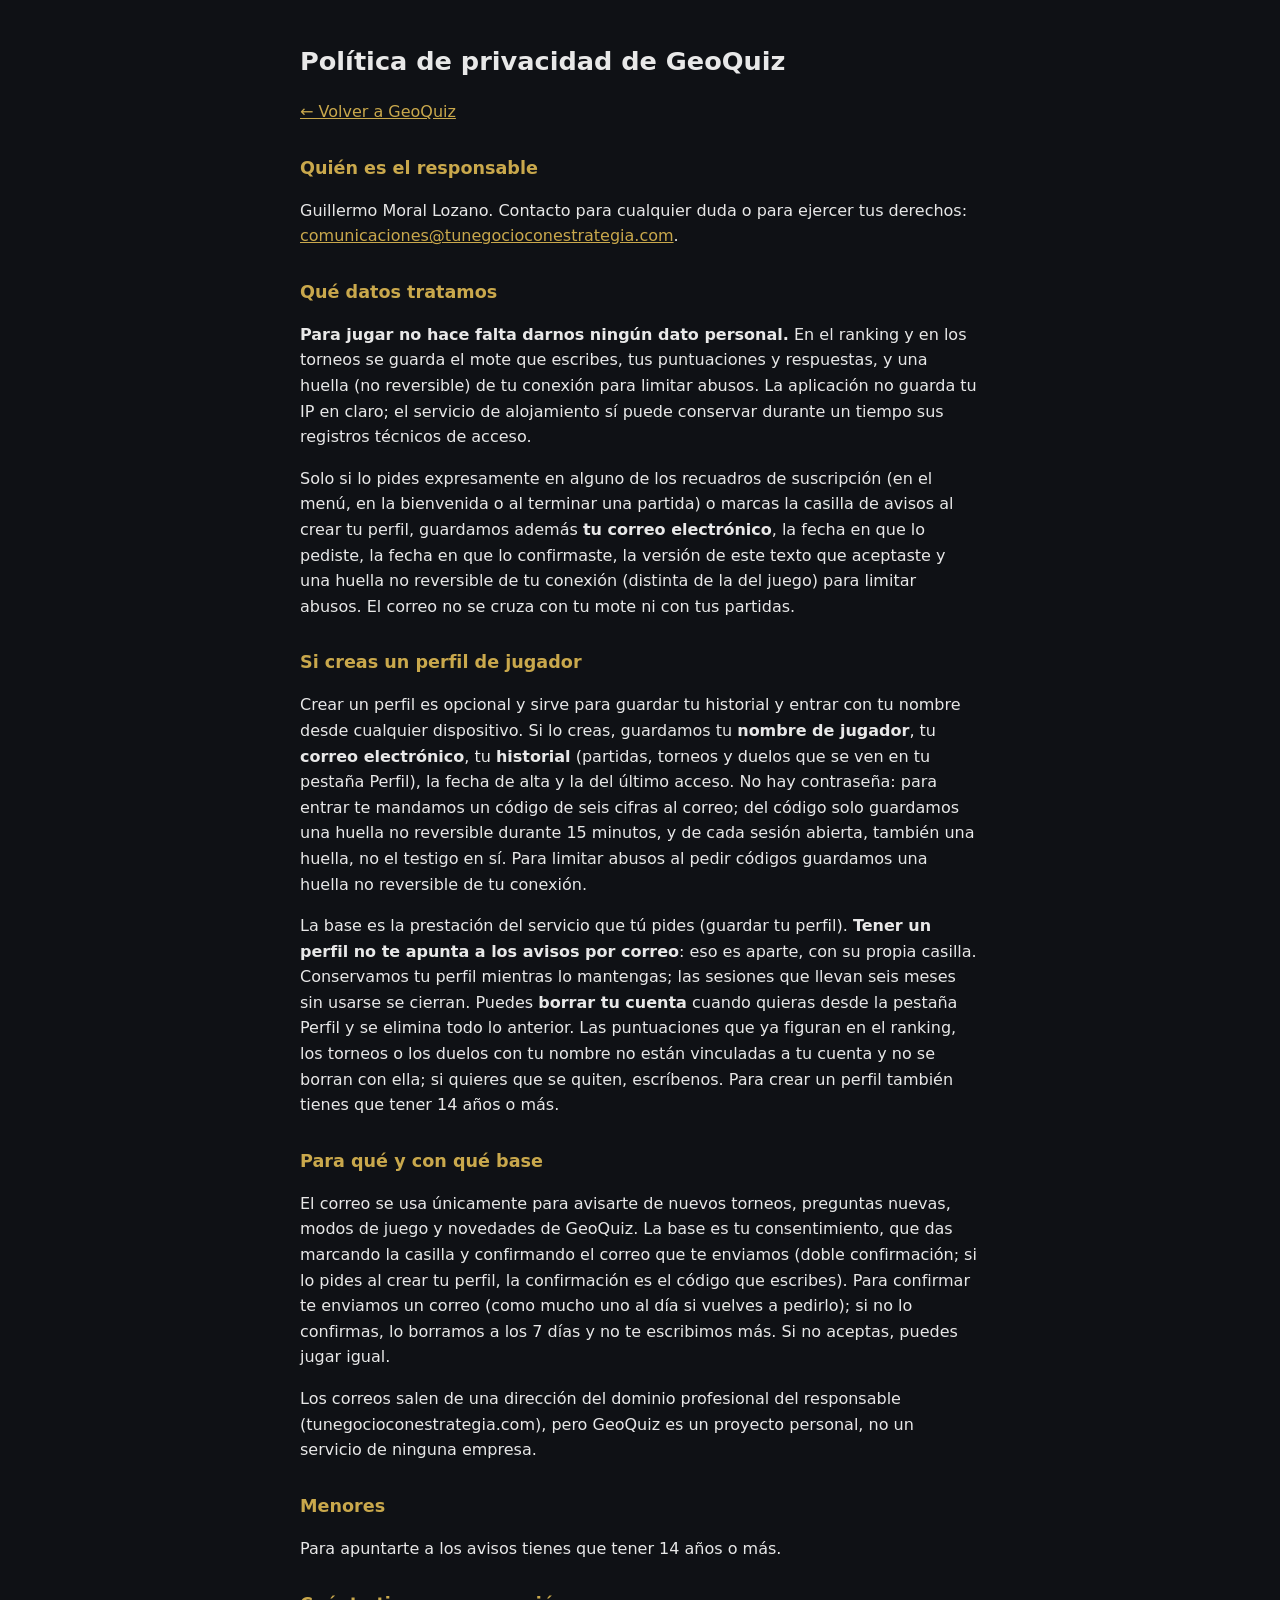
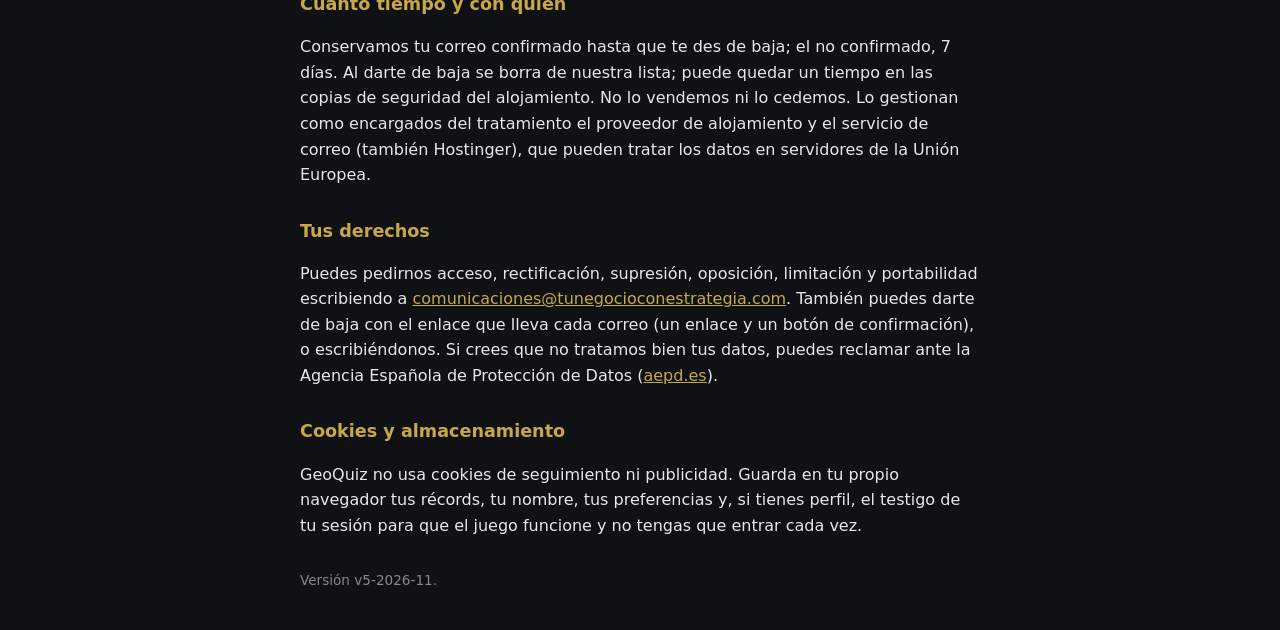
<file: privacidad.html>
<!doctype html>
<html lang="es">
<head>
<meta charset="utf-8">
<meta name="viewport" content="width=device-width,initial-scale=1">
<title>Privacidad · GeoQuiz</title>
<meta name="robots" content="noindex">
<style>
  body{font-family:system-ui,sans-serif;background:#0f1115;color:#e8e8e8;margin:0;padding:1.5rem 1rem;line-height:1.6}
  main{max-width:680px;margin:0 auto}
  h1{font-size:1.6rem}h2{font-size:1.1rem;margin-top:1.8rem;color:#c9a84c}
  a{color:#c9a84c}
</style>
</head>
<body>
<main>
<h1>Política de privacidad de GeoQuiz</h1>
<p><a href="/">← Volver a GeoQuiz</a></p>


<h2>Quién es el responsable</h2>
<p>Guillermo Moral Lozano. Contacto para cualquier duda o para ejercer tus derechos: <a href="mailto:comunicaciones@tunegocioconestrategia.com">comunicaciones@tunegocioconestrategia.com</a>.</p>

<h2>Qué datos tratamos</h2>
<p><strong>Para jugar no hace falta darnos ningún dato personal.</strong> En el ranking y en los torneos se guarda el mote que escribes, tus puntuaciones y respuestas, y una huella (no reversible) de tu conexión para limitar abusos. La aplicación no guarda tu IP en claro; el servicio de alojamiento sí puede conservar durante un tiempo sus registros técnicos de acceso.</p>
<p>Solo si lo pides expresamente en alguno de los recuadros de suscripción (en el menú, en la bienvenida o al terminar una partida) o marcas la casilla de avisos al crear tu perfil, guardamos además <strong>tu correo electrónico</strong>, la fecha en que lo pediste, la fecha en que lo confirmaste, la versión de este texto que aceptaste y una huella no reversible de tu conexión (distinta de la del juego) para limitar abusos. El correo no se cruza con tu mote ni con tus partidas.</p>

<h2>Si creas un perfil de jugador</h2>
<p>Crear un perfil es opcional y sirve para guardar tu historial y entrar con tu nombre desde cualquier dispositivo. Si lo creas, guardamos tu <strong>nombre de jugador</strong>, tu <strong>correo electrónico</strong>, tu <strong>historial</strong> (partidas, torneos y duelos que se ven en tu pestaña Perfil), la fecha de alta y la del último acceso. No hay contraseña: para entrar te mandamos un código de seis cifras al correo; del código solo guardamos una huella no reversible durante 15 minutos, y de cada sesión abierta, también una huella, no el testigo en sí. Para limitar abusos al pedir códigos guardamos una huella no reversible de tu conexión.</p>
<p>La base es la prestación del servicio que tú pides (guardar tu perfil). <strong>Tener un perfil no te apunta a los avisos por correo</strong>: eso es aparte, con su propia casilla. Conservamos tu perfil mientras lo mantengas; las sesiones que llevan seis meses sin usarse se cierran. Puedes <strong>borrar tu cuenta</strong> cuando quieras desde la pestaña Perfil y se elimina todo lo anterior. Las puntuaciones que ya figuran en el ranking, los torneos o los duelos con tu nombre no están vinculadas a tu cuenta y no se borran con ella; si quieres que se quiten, escríbenos. Para crear un perfil también tienes que tener 14 años o más.</p>

<h2>Para qué y con qué base</h2>
<p>El correo se usa únicamente para avisarte de nuevos torneos, preguntas nuevas, modos de juego y novedades de GeoQuiz. La base es tu consentimiento, que das marcando la casilla y confirmando el correo que te enviamos (doble confirmación; si lo pides al crear tu perfil, la confirmación es el código que escribes). Para confirmar te enviamos un correo (como mucho uno al día si vuelves a pedirlo); si no lo confirmas, lo borramos a los 7 días y no te escribimos más. Si no aceptas, puedes jugar igual.</p>

<p>Los correos salen de una dirección del dominio profesional del responsable (tunegocioconestrategia.com), pero GeoQuiz es un proyecto personal, no un servicio de ninguna empresa.</p>

<h2>Menores</h2>
<p>Para apuntarte a los avisos tienes que tener 14 años o más.</p>

<h2>Cuánto tiempo y con quién</h2>
<p>Conservamos tu correo confirmado hasta que te des de baja; el no confirmado, 7 días. Al darte de baja se borra de nuestra lista; puede quedar un tiempo en las copias de seguridad del alojamiento. No lo vendemos ni lo cedemos. Lo gestionan como encargados del tratamiento el proveedor de alojamiento y el servicio de correo (también Hostinger), que pueden tratar los datos en servidores de la Unión Europea.</p>

<h2>Tus derechos</h2>
<p>Puedes pedirnos acceso, rectificación, supresión, oposición, limitación y portabilidad escribiendo a <a href="mailto:comunicaciones@tunegocioconestrategia.com">comunicaciones@tunegocioconestrategia.com</a>. También puedes darte de baja con el enlace que lleva cada correo (un enlace y un botón de confirmación), o escribiéndonos. Si crees que no tratamos bien tus datos, puedes reclamar ante la Agencia Española de Protección de Datos (<a href="https://www.aepd.es" target="_blank" rel="noopener">aepd.es</a>).</p>

<h2>Cookies y almacenamiento</h2>
<p>GeoQuiz no usa cookies de seguimiento ni publicidad. Guarda en tu propio navegador tus récords, tu nombre, tus preferencias y, si tienes perfil, el testigo de tu sesión para que el juego funcione y no tengas que entrar cada vez.</p>

<p style="margin-top:2rem;color:#888;font-size:.85rem">Versión v5-2026-11.</p>
</main>
</body>
</html>
</file>
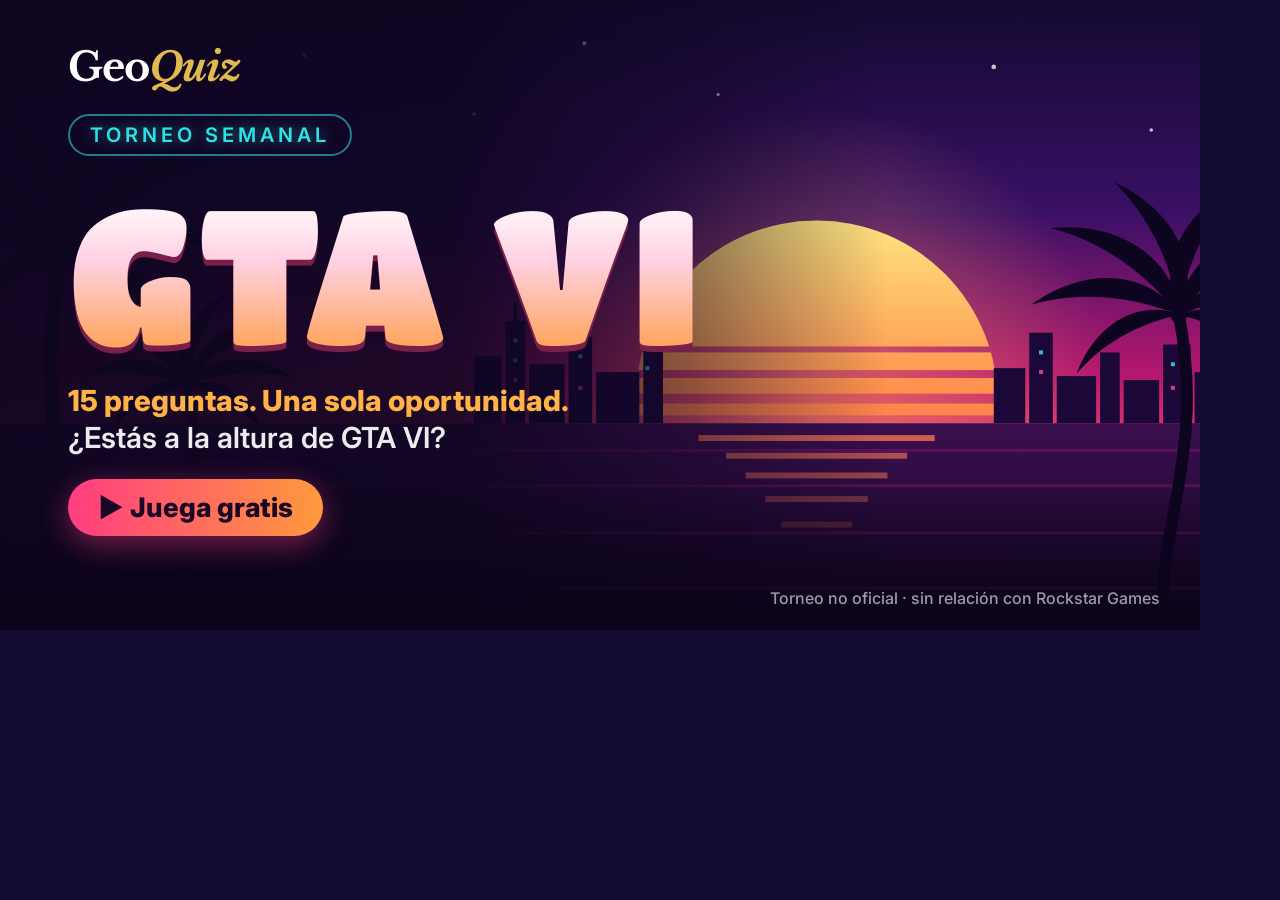
<file: tools/og/og-torneo.html>
<!DOCTYPE html>
<!-- Fuente de img/og-torneo.jpg (1200×630), la imagen que sale al compartir el enlace.
     No se despliega. Para regenerarla: bash tools/og/hacer-og.sh
     Ilustración propia (img/atardecer.svg); nada de Rockstar ni Take-Two. -->
<html lang="es"><head><meta charset="utf-8">
<style>
@import url('https://fonts.googleapis.com/css2?family=Titan+One&family=Libre+Baskerville:ital,wght@0,700;1,700&family=Inter:wght@500;600;800&display=swap');
*{box-sizing:border-box;margin:0;padding:0}
html,body{width:1200px;height:630px;overflow:hidden;background:#120a30}
.og{position:relative;width:1200px;height:630px;font-family:'Inter',sans-serif;color:#fff;overflow:hidden}
.og img.arte{position:absolute;inset:0;width:1200px;height:630px}
.og::before{content:'';position:absolute;inset:0;z-index:1;background:linear-gradient(90deg,rgba(14,5,32,.96) 0%,rgba(14,5,32,.9) 38%,rgba(14,5,32,.45) 58%,rgba(14,5,32,0) 74%)}
.og::after{content:'';position:absolute;left:0;right:0;bottom:0;height:150px;z-index:1;background:linear-gradient(0deg,rgba(10,3,24,.85),rgba(10,3,24,0))}
.txt{position:absolute;z-index:2;left:68px;top:42px;width:640px}
.marca{font-family:'Libre Baskerville',serif;font-weight:700;font-size:40px;letter-spacing:-.02em}
.marca em{font-style:italic;color:#e0b94f}
.eyebrow{display:inline-block;margin-top:22px;font-weight:600;font-size:20px;letter-spacing:.2em;text-transform:uppercase;color:#2de2e6;border:2px solid rgba(45,226,230,.55);border-radius:40px;padding:7px 20px;text-shadow:0 0 14px rgba(45,226,230,.55)}
h1{font-family:'Titan One','Arial Black',sans-serif;font-weight:400;text-transform:uppercase;line-height:1.02;margin-top:18px}
h1 .a{display:block;font-size:56px;letter-spacing:.01em;text-shadow:0 4px 0 #1a0b2e}
h1 .b{display:block;font-size:190px;margin-top:6px;letter-spacing:.01em;background:linear-gradient(180deg,#fff 10%,#ffd1e3 45%,#ff9a3c 100%);-webkit-background-clip:text;background-clip:text;color:transparent;filter:drop-shadow(0 6px 0 #7a1f4a)}
.sub{margin-top:14px;font-size:29px;font-weight:600;line-height:1.3;color:rgba(255,255,255,.92)}
.sub b{color:#ffb347;font-weight:800}
.cta{display:inline-block;margin-top:22px;background:linear-gradient(90deg,#ff3d81,#ff9a3c);color:#1a0626;font-weight:800;font-size:27px;padding:12px 30px;border-radius:50px;box-shadow:0 8px 30px rgba(255,61,129,.45)}
.legal{position:absolute;z-index:2;right:40px;bottom:22px;font-size:16px;font-weight:500;color:rgba(255,255,255,.6)}
</style></head>
<body>
<div class="og">
  <img class="arte" src="../../img/atardecer.svg" alt="">
  <div class="txt">
    <div class="marca">Geo<em>Quiz</em></div>
    <div class="eyebrow">Torneo semanal</div>
    <h1><span class="b">GTA VI</span></h1>
    <div class="sub"><b>15 preguntas. Una sola oportunidad.</b><br>¿Estás a la altura de GTA VI?</div>
    <div class="cta">▶ Juega gratis</div>
  </div>
  <div class="legal">Torneo no oficial · sin relación con Rockstar Games</div>
</div>
</body></html>
</file>
<file: css/styles.css>
/* GeoQuiz — hoja de estilos. Extraída de geopolitica-quiz.html y rediseñada en nov-2026. */
/* Las fuentes se piden con un <link> en index.html, no con @import aquí: el @import las
   escondía detrás de este archivo y retrasaba el primer pintado. Si algún día se cambia
   la tipografía, el sitio es la cabecera del HTML. */
:root{
  --bg:#0b0f17;--surface:#141b26;--surface2:#1c2533;
  --border:rgba(255,255,255,0.08);--border2:rgba(255,255,255,0.16);
  --text:#e9eef5;--muted:#8b949e;--accent:#c9a84c;
  --accent-dim:rgba(201,168,76,0.15);--accent-dim2:rgba(201,168,76,0.08);
  --green:#3fb950;--green-bg:rgba(63,185,80,0.12);
  --red:#f85149;--red-bg:rgba(248,81,73,0.12);
  --blue:#58a6ff;--blue-bg:rgba(88,166,255,0.12);
  --orange:#f0883e;
  /* Atardecer de neón: el color de los torneos y de los momentos de celebración. */
  --neon-pink:#ff3d81;--neon-orange:#ff9a3c;--neon-cyan:#2de2e6;--night:#140a30;
  --sunset:linear-gradient(90deg,#ff3d81,#ff9a3c);
  --oro:linear-gradient(180deg,#e7c96e,#c9a84c);
  --radius:12px;--radius-lg:18px;
}
*,*::before,*::after{box-sizing:border-box;margin:0;padding:0;}
body{background:radial-gradient(900px 460px at 50% -90px,rgba(110,80,200,0.2),transparent 70%),var(--bg);color:var(--text);font-family:'Inter',sans-serif;min-height:100vh;display:flex;flex-direction:column;align-items:center;padding:1.25rem 1rem 4rem;-webkit-font-smoothing:antialiased;}
body::before{content:'';position:fixed;inset:0;background-image:linear-gradient(rgba(201,168,76,0.025) 1px,transparent 1px),linear-gradient(90deg,rgba(201,168,76,0.025) 1px,transparent 1px);background-size:40px 40px;pointer-events:none;z-index:0;}
.app{position:relative;z-index:1;width:100%;max-width:720px;}
.ico{width:22px;height:22px;fill:none;stroke:currentColor;stroke-width:1.8;stroke-linecap:round;stroke-linejoin:round;flex-shrink:0;}

/* HEADER — compacto: la cabecera ya no se come media pantalla del móvil. El degradado
   por época lo sigue poniendo setHeaderStyle() en línea. */
.site-header{margin-bottom:1rem;padding:1.1rem 1.15rem;border-radius:var(--radius-lg);position:relative;overflow:hidden;transition:background 0.7s ease;border:1px solid rgba(255,255,255,0.07);box-shadow:0 12px 30px -16px rgba(0,0,0,0.7);}
/* Meridianos y paralelos, muy tenues, en la esquina: da aire de mapa sin ensuciar el texto. */
.site-header::after{content:'';position:absolute;right:-30px;top:-52px;width:220px;height:220px;background:url("data:image/svg+xml,%3Csvg xmlns='http://www.w3.org/2000/svg' viewBox='0 0 200 200' fill='none' stroke='white' stroke-width='1.2'%3E%3Ccircle cx='100' cy='100' r='92'/%3E%3Cellipse cx='100' cy='100' rx='42' ry='92'/%3E%3Cellipse cx='100' cy='100' rx='74' ry='92'/%3E%3Cpath d='M8 100h184M20 60h160M20 140h160M100 8v184'/%3E%3C/svg%3E") center/contain no-repeat;opacity:0.1;pointer-events:none;}
.site-header>*{position:relative;z-index:1;}
.header-flash{position:absolute;inset:0;opacity:0;pointer-events:none;z-index:2;transition:opacity 0.15s;}
.brand{display:flex;align-items:center;gap:13px;padding-right:44px;}
.brand-mark{width:44px;height:44px;color:var(--accent);flex-shrink:0;filter:drop-shadow(0 0 10px rgba(201,168,76,0.3));}
.brand-text{min-width:0;}
.site-header h1{font-family:'Libre Baskerville',serif;font-size:clamp(26px,7vw,34px);font-weight:700;color:var(--text);line-height:1.05;letter-spacing:-0.02em;}
.site-header h1 em{font-style:italic;color:var(--accent);}
.tagline{font-size:12.5px;color:rgba(255,255,255,0.62);margin-top:4px;}
.era-label{display:block;font-size:12.5px;color:rgba(255,255,255,0.78);margin-top:4px;letter-spacing:0.02em;}
.era-label:empty{display:none;}
.site-header:has(.era-label:not(:empty)) .tagline{display:none;}
.sound-toggle{position:absolute;top:12px;right:12px;background:rgba(0,0,0,0.3);border:1px solid rgba(255,255,255,0.12);border-radius:8px;width:32px;height:32px;font-size:15px;cursor:pointer;z-index:3;line-height:1;}

/* BARRA DE SECCIONES — fila de botones en pantalla ancha, barra fija abajo en el móvil. */
.tabbar{display:flex;gap:8px;justify-content:center;margin-bottom:1.25rem;flex-wrap:wrap;}
.nav-btn{display:flex;align-items:center;gap:7px;background:var(--surface);border:1px solid var(--border);border-radius:999px;padding:8px 15px;font-size:13px;font-weight:500;font-family:'Inter',sans-serif;color:var(--muted);cursor:pointer;transition:all 0.15s;}
.nav-btn .ico{width:17px;height:17px;}
.nav-btn:hover{color:var(--text);border-color:var(--border2);}
.nav-btn.active{border-color:var(--accent);color:var(--accent);background:var(--accent-dim);}
@media(max-width:720px){
  body{padding-bottom:calc(84px + env(safe-area-inset-bottom));}
  .tabbar{position:fixed;left:0;right:0;bottom:0;z-index:60;margin:0;gap:0;flex-wrap:nowrap;padding:6px 6px calc(6px + env(safe-area-inset-bottom));background:rgba(9,12,19,0.92);-webkit-backdrop-filter:blur(14px);backdrop-filter:blur(14px);border-top:1px solid var(--border);}
  .nav-btn{flex:1;min-width:0;flex-direction:column;gap:3px;border:none;border-radius:12px;background:transparent;padding:7px 2px 5px;font-size:10.5px;position:relative;}
  .nav-btn .ico{width:23px;height:23px;}
  .nav-btn.active{background:transparent;color:var(--accent);}
  .nav-btn.active::before{content:'';position:absolute;top:-6px;left:28%;right:28%;height:2px;border-radius:2px;background:var(--accent);}
}

/* SCREENS */
.screen{display:none;}
.screen.active{display:block;animation:fadeUp 0.3s ease;}
@keyframes fadeUp{from{opacity:0;transform:translateY(10px);}to{opacity:1;transform:translateY(0);}}

/* TRANSITION OVERLAY */
.cat-transition{position:fixed;inset:0;z-index:100;display:flex;flex-direction:column;align-items:center;justify-content:center;opacity:0;pointer-events:none;transition:opacity 0.25s;}
.cat-transition.show{opacity:1;pointer-events:all;}
.ct-icon{font-size:56px;margin-bottom:0.75rem;animation:ctPop 0.3s ease;}
.ct-name{font-family:'Libre Baskerville',serif;font-size:24px;font-style:italic;color:#fff;}
.ct-era{font-size:12px;letter-spacing:0.12em;text-transform:uppercase;color:rgba(255,255,255,0.5);margin-top:6px;}
@keyframes ctPop{from{transform:scale(0.5);opacity:0;}to{transform:scale(1);opacity:1;}}

/* STREAK BANNER */
.streak-banner{position:fixed;top:1rem;left:50%;transform:translateX(-50%);z-index:99;background:linear-gradient(135deg,#c9a84c,#f0c060);color:#000;padding:8px 20px;border-radius:20px;font-size:14px;font-weight:600;opacity:0;pointer-events:none;transition:opacity 0.3s,transform 0.3s;transform:translateX(-50%) translateY(-20px);}
.streak-banner.show{opacity:1;transform:translateX(-50%) translateY(0);}

/* MENU */
.section-label{font-size:13px;color:var(--muted);margin-bottom:0.6rem;}
/* En el menú las etiquetas son rótulos de sección, no frases. */
#screen-menu .section-label,.tn-titulo-sec{font-size:11px;font-weight:600;letter-spacing:0.13em;text-transform:uppercase;margin-bottom:0.65rem;}
.label-row{display:flex;align-items:center;justify-content:space-between;margin-bottom:0.65rem;}
.label-row .section-label{margin-bottom:0;}
.chip-btn{background:transparent;border:1px solid var(--border2);border-radius:20px;padding:4px 12px;font-size:12px;color:var(--muted);cursor:pointer;font-family:'Inter',sans-serif;transition:all 0.15s;}
.chip-btn:hover{color:var(--text);border-color:var(--accent);}
/* Las nueve pestañas del ranking por temática. Van en varias filas a propósito: en línea
   con desplazamiento horizontal, en el móvil las últimas no se ven y nadie las busca. */
.chip-row{display:flex;flex-wrap:wrap;gap:6px;margin-bottom:0.9rem;}
.chip-btn.active{background:var(--accent-dim);color:var(--accent);border-color:rgba(201,168,76,0.5);}
.info-box{background:var(--accent-dim);border:1px solid rgba(201,168,76,0.3);border-radius:var(--radius);padding:0.9rem 1rem;margin-bottom:1.25rem;font-size:13px;color:var(--muted);line-height:1.5;}
.filter-switch{display:flex;gap:6px;background:var(--surface);border:1px solid var(--border);border-radius:var(--radius);padding:4px;margin-bottom:1.1rem;}
.fs-btn{flex:1;background:transparent;border:none;border-radius:9px;padding:0.55rem;font-size:13px;font-weight:500;font-family:'Inter',sans-serif;color:var(--muted);cursor:pointer;transition:background 0.15s,color 0.15s;display:flex;align-items:center;justify-content:center;gap:7px;}
.fs-btn:hover{color:var(--text);}
.fs-btn.active{background:var(--accent-dim);color:var(--accent);box-shadow:inset 0 0 0 1px rgba(201,168,76,0.35);}
.fs-icon{font-size:15px;}

/* ── TORNEO: AVISO DE LA PORTADA Y CABECERA DE LA PANTALLA DEL TORNEO ───────
   Nace oculto y js/torneo.js le pone .show solo si hay torneo. Sin esto, cualquier
   fallo de red dejaría un hueco vacío en la portada. La ilustración es propia
   (img/atardecer.svg); no hay nada de Rockstar ni de Take-Two. */
.torneo-aviso,.tn-hero{position:relative;background:var(--night);border:1px solid rgba(255,93,160,0.45);border-radius:20px;overflow:hidden;margin-bottom:1.4rem;box-shadow:0 18px 46px -16px rgba(255,61,129,0.4),0 0 60px -26px rgba(45,226,230,0.35);}
.torneo-aviso{display:none;}
.torneo-aviso.show{display:block;animation:fadeUp 0.4s ease;}
.ta-arte{height:132px;background:#2a0f55 url(../img/atardecer.svg?v=1) center 35%/cover no-repeat;position:relative;}
.ta-arte::after{content:'';position:absolute;left:0;right:0;bottom:0;height:80px;background:linear-gradient(0deg,var(--night),rgba(20,10,48,0));}
.ta-cerrar{position:absolute;top:10px;right:10px;z-index:3;width:30px;height:30px;border-radius:50%;background:rgba(10,4,24,0.55);border:1px solid rgba(255,255,255,0.22);color:#fff;font-size:13px;cursor:pointer;line-height:1;}
.ta-cerrar:hover{background:rgba(10,4,24,0.8);}
.ta-cuerpo{position:relative;z-index:2;padding:0 1.15rem 1.15rem;margin-top:-34px;text-align:left;}
.ta-eyebrow{display:inline-block;max-width:100%;font-size:11px;font-weight:600;letter-spacing:0.09em;text-transform:uppercase;color:var(--neon-cyan);background:rgba(10,30,45,0.7);border:1px solid rgba(45,226,230,0.4);border-radius:20px;padding:5px 12px;margin-bottom:11px;line-height:1.3;}
.ta-titulo{font-family:'Libre Baskerville',serif;font-weight:700;font-size:23px;line-height:1.16;color:#fff;letter-spacing:-0.01em;}
.ta-tema{font-size:13.5px;color:rgba(255,255,255,0.74);margin-top:8px;line-height:1.5;}
.ta-datos{display:flex;flex-wrap:wrap;gap:8px;margin-top:14px;}
.ta-chip{font-size:11.5px;font-weight:600;color:#ffd9a8;background:rgba(255,154,60,0.12);border:1px solid rgba(255,154,60,0.32);border-radius:20px;padding:5px 10px;white-space:nowrap;}
.ta-chip:empty{display:none;}
.ta-reloj::before{content:'⏱ ';}
.ta-jugar{margin-top:16px;width:100%;background:var(--sunset);color:#1a0626;border:none;border-radius:14px;padding:15px 18px;font-size:16px;font-weight:700;font-family:'Inter',sans-serif;cursor:pointer;box-shadow:0 10px 28px -8px rgba(255,61,129,0.6);transition:transform 0.1s,filter 0.15s;}
.ta-jugar:hover{filter:brightness(1.08);}
.ta-jugar:active{transform:scale(0.985);}
.ta-nota{font-size:11.5px;color:rgba(255,255,255,0.55);margin-top:9px;text-align:center;}
.ta-legal{font-size:10.5px;color:rgba(255,255,255,0.45);margin-top:8px;text-align:center;line-height:1.4;}

.cat-grid{display:grid;grid-template-columns:repeat(auto-fit,minmax(150px,1fr));gap:9px;margin-bottom:1.35rem;}
.cat-card{background:var(--surface);border:1px solid var(--border);border-radius:var(--radius);padding:0.7rem 0.8rem;cursor:pointer;transition:border-color 0.15s,background 0.15s,transform 0.1s;position:relative;overflow:hidden;display:flex;align-items:center;gap:10px;min-height:56px;}
.cat-card:hover{border-color:var(--border2);background:var(--surface2);transform:translateY(-1px);}
.cat-card.selected{border-color:var(--accent);background:var(--accent-dim);}
/* La ficha de cada época lleva su propio degradado (el mismo de la cabecera) tras el icono. */
.cat-icon{width:36px;height:36px;border-radius:10px;background:var(--era,var(--surface2));border:1px solid rgba(255,255,255,0.1);display:flex;align-items:center;justify-content:center;font-size:18px;flex-shrink:0;}
.cat-name{font-size:12.5px;font-weight:600;color:var(--text);line-height:1.25;padding-right:12px;}
.cat-check{position:absolute;top:7px;right:7px;width:16px;height:16px;background:var(--accent);border-radius:50%;display:none;align-items:center;justify-content:center;font-size:9px;color:#000;}
.cat-card.selected .cat-check{display:flex;}
.mode-row{display:grid;grid-template-columns:repeat(3,1fr);gap:8px;margin-bottom:1.5rem;}
.mode-btn{background:var(--surface);border:1px solid var(--border);border-radius:var(--radius);padding:0.8rem 0.35rem 0.7rem;text-align:center;font-size:12px;font-family:'Inter',sans-serif;color:var(--muted);cursor:pointer;transition:all 0.15s;}
.mode-btn:hover{border-color:var(--border2);color:var(--text);}
.mode-btn.active{background:var(--accent-dim);border-color:var(--accent);color:var(--accent);box-shadow:0 8px 22px -12px rgba(201,168,76,0.6);}
.mode-btn .mi{display:flex;justify-content:center;margin-bottom:6px;}
.mode-btn .mi .ico{width:24px;height:24px;}
.mode-btn .mn{font-weight:600;display:block;font-size:12.5px;}
.mode-btn .md{font-size:10px;opacity:0.7;margin-top:2px;display:block;}
.diff-row{display:flex;gap:8px;margin-bottom:1.5rem;}
.diff-btn{flex:1;background:var(--surface);border:1px solid var(--border);border-radius:var(--radius);padding:0.6rem 0.3rem;font-size:13px;font-weight:500;font-family:'Inter',sans-serif;color:var(--muted);cursor:pointer;transition:all 0.15s;}
.diff-btn:hover{border-color:var(--border2);color:var(--text);}
.diff-btn.active{background:var(--accent-dim);border-color:var(--accent);color:var(--accent);}
.start-btn{width:100%;background:var(--oro);color:#1b1405;border:none;border-radius:14px;padding:0.95rem;font-size:16px;font-weight:700;font-family:'Inter',sans-serif;cursor:pointer;box-shadow:0 12px 26px -12px rgba(201,168,76,0.7);transition:opacity 0.15s,transform 0.1s,filter 0.15s;}
.start-btn:hover{filter:brightness(1.07);transform:translateY(-1px);}
.start-btn:disabled{opacity:0.35;cursor:not-allowed;transform:none;filter:none;box-shadow:none;}

/* CHALLENGE BANNER */
.challenge-banner{background:linear-gradient(135deg,rgba(201,168,76,0.15),rgba(201,168,76,0.05));border:1px solid rgba(201,168,76,0.3);border-radius:var(--radius);padding:0.9rem 1rem;margin-bottom:1.25rem;display:none;}
.challenge-banner.show{display:block;}
.cb-title{font-size:12px;text-transform:uppercase;letter-spacing:0.08em;color:var(--accent);margin-bottom:4px;}
.cb-score{font-size:18px;font-weight:600;color:var(--text);}
.cb-detail{font-size:12px;color:var(--muted);margin-top:3px;}

/* RECORDS */
.records-table{width:100%;border-collapse:collapse;font-size:13px;}
.records-table th{text-align:left;padding:8px 12px;color:var(--muted);font-weight:500;border-bottom:1px solid var(--border);font-size:11px;letter-spacing:0.06em;text-transform:uppercase;}
.records-table td{padding:9px 12px;border-bottom:1px solid var(--border);}
/* La dificultad no debe partirse en dos líneas: "Difícil" ocupa menos que la cabecera. */
.records-table .celda-dif{white-space:nowrap;font-size:12px;}
/* Segunda línea bajo el nombre en la lista de otras partidas: ahí van modo, dificultad,
   selección y porcentaje, que a lo ancho no caben de ninguna manera. */
.fila-detalle{font-size:11px;color:var(--muted);font-weight:400;margin-top:2px;line-height:1.35;}
/* A 375 px la tabla ya se salía antes de tocar nada (410 px en 343 disponibles): con
   menos relleno lateral se recuperan unos 70 px sin quitar ninguna columna. */
@media(max-width:480px){
  .records-table th,.records-table td{padding:8px 6px;}
  .records-table{font-size:12px;}
  /* En el móvil sobra justo una columna para que la tabla quepa sin desplazarse, y la
     que menos aporta es la fecha: el ranking guarda la mejor marca de cada uno, no un
     histórico. En pantalla ancha se sigue viendo. */
  .records-table .celda-fecha{display:none;}
}
.no-records{text-align:center;padding:3rem;color:var(--muted);font-size:14px;}
.clear-btn{margin-top:1rem;background:transparent;border:1px solid rgba(248,81,73,0.3);border-radius:var(--radius);padding:0.5rem 1rem;font-size:12px;color:var(--red);cursor:pointer;font-family:'Inter',sans-serif;}

/* HUD */
.hud{display:flex;align-items:center;gap:8px;margin-bottom:1.1rem;flex-wrap:wrap;}
.hud-stat{background:var(--surface);border:1px solid var(--border);border-radius:var(--radius);padding:0.45rem 0.55rem;text-align:center;}
.hud-stat .val{font-size:16px;font-weight:600;color:var(--text);line-height:1;}
.hud-stat .lbl{font-size:10px;color:var(--muted);margin-top:2px;letter-spacing:0.04em;text-transform:uppercase;}
.hud-progress{flex:1;min-width:70px;}
.prog-track{background:var(--surface2);border-radius:4px;height:5px;overflow:hidden;}
.prog-fill{background:var(--accent);height:5px;border-radius:4px;transition:width 0.4s ease;}
.prog-label{font-size:12px;color:var(--muted);margin-bottom:4px;}
.lives{display:flex;gap:2px;}
.life{font-size:13px;transition:opacity 0.2s,filter 0.2s;}
.life.lost{opacity:0.2;filter:grayscale(1);}

/* MULTIPLIER BADGE */
.mult-badge{display:inline-block;background:linear-gradient(135deg,#c9a84c,#f0c060);color:#000;font-size:11px;font-weight:700;padding:2px 8px;border-radius:10px;margin-left:6px;opacity:0;transition:opacity 0.3s;}
.mult-badge.show{opacity:1;}

/* DUEL HUD */
.duel-hud{display:flex;gap:10px;margin-bottom:1rem;}
.duel-player{flex:1;background:var(--surface);border:1px solid var(--border);border-radius:var(--radius);padding:0.7rem;text-align:center;transition:border-color 0.2s,background 0.2s;}
.duel-player.active{border-color:var(--accent);background:var(--accent-dim);}
.duel-player.active .dp-name{color:var(--accent);}
.dp-name{font-size:13px;font-weight:600;margin-bottom:4px;}
.dp-score{font-size:22px;font-weight:600;}
.dp-lives{font-size:12px;margin-top:3px;}
.duel-turn{text-align:center;font-size:12px;color:var(--muted);margin-bottom:0.75rem;letter-spacing:0.06em;text-transform:uppercase;}

/* BLITZ BAR */
.blitz-bar{margin-bottom:1rem;}
.blitz-top{display:flex;justify-content:space-between;font-size:12px;color:var(--muted);margin-bottom:4px;}

/* TIMER */
.timer-wrap{position:relative;}
.timer-ring{width:40px;height:40px;transform:rotate(-90deg);}
.timer-ring circle{fill:none;stroke-width:3;}
.timer-bg{stroke:var(--surface2);}
.timer-arc{stroke:var(--accent);stroke-linecap:round;transition:stroke-dashoffset 1s linear,stroke 0.3s;}
.timer-num{position:absolute;inset:0;display:flex;align-items:center;justify-content:center;font-size:13px;font-weight:600;color:var(--text);}

/* Q CARD */
.q-card{background:var(--surface);border:1px solid var(--border);border-radius:var(--radius-lg);padding:1.25rem;margin-bottom:1rem;}
.q-card.flash-correct{animation:flashGreen 0.4s ease;}
.q-card.flash-wrong{animation:flashRed 0.4s ease;}
@keyframes flashGreen{0%{background:rgba(63,185,80,0.18);}100%{background:var(--surface);}}
@keyframes flashRed{0%{background:rgba(248,81,73,0.18);}100%{background:var(--surface);}}
.q-meta{display:flex;align-items:center;gap:7px;margin-bottom:0.75rem;flex-wrap:wrap;}
.q-cat-tag{font-size:11px;letter-spacing:0.06em;text-transform:uppercase;color:var(--accent);background:var(--accent-dim2);border:1px solid rgba(201,168,76,0.2);border-radius:4px;padding:2px 7px;}
.q-diff-tag{font-size:11px;border-radius:4px;padding:2px 7px;}
.q-diff-tag.facil{background:rgba(63,185,80,0.1);color:#3fb950;}
.q-diff-tag.medio{background:rgba(201,168,76,0.1);color:var(--accent);}
.q-diff-tag.dificil{background:rgba(248,81,73,0.1);color:var(--red);}
.q-pts{font-size:12px;color:var(--muted);}
.hint-btns{margin-left:auto;display:flex;gap:6px;}
.hint-btn{background:rgba(88,166,255,0.1);border:1px solid rgba(88,166,255,0.2);border-radius:var(--radius);padding:3px 8px;font-size:11px;color:var(--blue);cursor:pointer;font-family:'Inter',sans-serif;transition:all 0.15s;}
.hint-btn:hover{background:rgba(88,166,255,0.2);}
.hint-btn:disabled{opacity:0.3;cursor:not-allowed;}
.q-text{font-family:'Libre Baskerville',serif;font-size:17px;line-height:1.55;color:var(--text);margin-bottom:1.1rem;}
.options{display:flex;flex-direction:column;gap:9px;}
.opt-btn{background:var(--surface2);border:1px solid var(--border);border-radius:var(--radius);padding:0.8rem 1rem;text-align:left;font-size:14px;font-family:'Inter',sans-serif;color:var(--text);cursor:pointer;transition:border-color 0.12s,background 0.12s,opacity 0.2s;display:flex;gap:10px;align-items:flex-start;}
.opt-btn:hover:not(:disabled){border-color:var(--border2);background:rgba(255,255,255,0.04);}
.opt-btn.eliminated{opacity:0.2;pointer-events:none;}
.opt-letter{min-width:20px;height:20px;background:var(--border);border-radius:4px;display:flex;align-items:center;justify-content:center;font-size:11px;font-weight:600;color:var(--muted);flex-shrink:0;margin-top:1px;}
.opt-btn.correct{background:var(--green-bg);border-color:var(--green);}
.opt-btn.correct .opt-letter{background:var(--green);color:#000;}
.opt-btn.wrong{background:var(--red-bg);border-color:var(--red);}
.opt-btn.wrong .opt-letter{background:var(--red);color:#fff;}
.opt-btn.show-correct{background:rgba(63,185,80,0.06);border-color:rgba(63,185,80,0.4);}
.opt-btn.show-correct .opt-letter{background:rgba(63,185,80,0.25);color:var(--green);}
.explanation{margin-top:0.9rem;padding:0.85rem 1rem;border-radius:var(--radius);font-size:13px;line-height:1.6;border-left:3px solid;}
.explanation.ok{background:var(--green-bg);border-color:var(--green);color:#9be9a8;}
.explanation.fail{background:var(--red-bg);border-color:var(--red);color:#ffa198;}
.explanation.timeout{background:rgba(201,168,76,0.08);border-color:var(--accent);color:#e8d07a;}
.next-btn{width:100%;background:transparent;border:1px solid var(--border2);border-radius:var(--radius);padding:0.75rem;font-size:14px;font-weight:500;font-family:'Inter',sans-serif;color:var(--text);cursor:pointer;transition:background 0.15s,border-color 0.15s;margin-top:0.75rem;}
.next-btn:hover{background:var(--surface2);border-color:var(--accent);color:var(--accent);}

/* SURVIVAL LABEL */
.survival-label{text-align:center;font-size:12px;color:var(--muted);margin-bottom:0.5rem;letter-spacing:0.06em;}

/* RESULT */
.result-hero{position:relative;overflow:hidden;background:radial-gradient(520px 260px at 50% -40px,rgba(201,168,76,0.16),transparent 70%),var(--surface);border:1px solid var(--border);border-radius:20px;padding:1.5rem 1.15rem 1.3rem;text-align:center;margin-bottom:1rem;box-shadow:0 16px 40px -20px rgba(0,0,0,0.7);}
.rh-etiqueta{font-size:11px;font-weight:600;letter-spacing:0.14em;text-transform:uppercase;color:var(--muted);}
.result-rank{font-family:'Libre Baskerville',serif;font-size:21px;font-style:italic;color:var(--text);margin:0.35rem 0 0.2rem;line-height:1.25;}
.result-score-num{font-family:'Libre Baskerville',serif;font-size:76px;font-weight:700;line-height:1.05;background:var(--oro);-webkit-background-clip:text;background-clip:text;color:transparent;-webkit-text-fill-color:transparent;letter-spacing:-0.02em;}
.result-score-denom{font-size:18px;color:var(--muted);}
.rh-pts{font-size:12.5px;color:var(--muted);letter-spacing:0.04em;margin-top:-2px;}
.result-msg{font-size:13.5px;line-height:1.5;color:rgba(255,255,255,0.72);margin:0 0 1.25rem;}
.result-stats{display:grid;grid-template-columns:repeat(auto-fit,minmax(70px,1fr));gap:8px;margin:1.25rem 0 1rem;}
.rstat{background:var(--surface2);border:1px solid var(--border);border-radius:var(--radius);padding:0.65rem 0.4rem;text-align:center;}
.rstat .rv{font-size:19px;font-weight:700;}
.rstat .rl{font-size:9.5px;color:var(--muted);margin-top:3px;text-transform:uppercase;letter-spacing:0.07em;}
.rv.green{color:var(--green);}
.rv.red{color:var(--red);}
.rv.gold{color:var(--accent);}
.result-actions{display:flex;gap:8px;flex-wrap:wrap;}
.result-actions button{flex:1 1 calc(50% - 4px);min-width:0;padding:0.8rem 0.5rem;border-radius:var(--radius);font-size:13px;font-weight:600;font-family:'Inter',sans-serif;cursor:pointer;transition:all 0.15s;}
.result-actions .ra-full{flex-basis:100%;font-size:15px;padding:0.95rem;}
.btn-primary{background:var(--oro);color:#1b1405;border:none;}
.btn-primary:hover{filter:brightness(1.07);}
.btn-secondary{background:transparent;color:var(--text);border:1px solid var(--border2);}
.btn-secondary:hover{border-color:var(--accent);background:var(--surface2);}
.btn-challenge{background:rgba(88,166,255,0.12);color:var(--blue);border:1px solid rgba(88,166,255,0.3);}
.btn-challenge:hover{background:rgba(88,166,255,0.2);}
/* Resultado del torneo: se viste con el atardecer. */
.result-hero.evento{padding:0;background:var(--night);border-color:rgba(255,93,160,0.45);box-shadow:0 18px 46px -16px rgba(255,61,129,0.4),0 0 60px -26px rgba(45,226,230,0.35);}
.rh-arte{height:130px;background:#2a0f55 url(../img/atardecer.svg?v=1) center 35%/cover no-repeat;position:relative;}
.rh-arte::after{content:'';position:absolute;left:0;right:0;bottom:0;height:70px;background:linear-gradient(0deg,var(--night),rgba(20,10,48,0));}
.rh-cuerpo{position:relative;z-index:2;padding:0 1.15rem 1.3rem;margin-top:-40px;}
.rh-trofeo{width:56px;height:56px;margin:0 auto 10px;border-radius:50%;display:flex;align-items:center;justify-content:center;background:var(--sunset);color:#1a0626;box-shadow:0 8px 26px -6px rgba(255,61,129,0.7);}
.rh-trofeo .ico{width:28px;height:28px;stroke-width:2;}
.result-hero.evento .result-score-num{background:linear-gradient(180deg,#ffe27a,#ff3d81);-webkit-background-clip:text;background-clip:text;filter:drop-shadow(0 0 22px rgba(255,61,129,0.35));}
.rh-puesto{display:inline-block;margin:0.9rem 0 1.25rem;font-size:13.5px;color:#ffd9a8;background:rgba(255,154,60,0.12);border:1px solid rgba(255,154,60,0.32);border-radius:20px;padding:6px 14px;line-height:1.4;}

/* TORNEO — pantalla de clasificación: cabecera, podio y lista */
.tn-hero{margin-bottom:1.2rem;}
.tn-titulo-sec{margin-bottom:0.5rem;}
.podio{display:flex;align-items:flex-end;justify-content:center;gap:8px;margin:0.3rem 0 1rem;}
.pd{flex:1;min-width:0;max-width:150px;text-align:center;display:flex;flex-direction:column;align-items:center;}
.pd-medalla{font-size:22px;line-height:1;margin-bottom:6px;}
.pd-avatar{width:48px;height:48px;border-radius:50%;display:flex;align-items:center;justify-content:center;font-family:'Libre Baskerville',serif;font-weight:700;font-size:20px;color:#fff;background:linear-gradient(135deg,#3a1a6e,#7a1f6b);border:2px solid var(--medal,#aaa);}
.pd1 .pd-avatar{width:60px;height:60px;font-size:25px;box-shadow:0 0 24px -4px rgba(255,200,80,0.6);}
.pd-nombre{font-size:13px;font-weight:600;margin-top:7px;max-width:100%;overflow:hidden;text-overflow:ellipsis;white-space:nowrap;}
.pd-puntos{font-size:16px;font-weight:700;color:var(--accent);margin-top:2px;}
.pd-det{font-size:11px;color:var(--muted);margin-top:1px;}
.pd-base{width:100%;margin-top:8px;border-radius:12px 12px 0 0;background:linear-gradient(180deg,var(--medal),rgba(255,255,255,0.04));opacity:0.9;}
.pd1{--medal:#e7c96e;order:2;}.pd2{--medal:#c3ccd6;order:1;}.pd3{--medal:#cd8a56;order:3;}
.pd1 .pd-base{height:64px;}.pd2 .pd-base{height:42px;}.pd3 .pd-base{height:30px;}
.pd.yo .pd-nombre{color:var(--neon-cyan);}
.tn-lista{display:flex;flex-direction:column;gap:6px;margin-bottom:1rem;}
.tn-fila{display:flex;align-items:center;gap:12px;background:var(--surface);border:1px solid var(--border);border-radius:var(--radius);padding:0.65rem 0.85rem;}
.tn-fila.yo{border-color:rgba(45,226,230,0.55);background:rgba(45,226,230,0.07);}
.tn-fila.autor{opacity:0.65;}
.tn-pos{width:26px;text-align:center;font-weight:700;font-size:14px;color:var(--muted);flex-shrink:0;}
.tn-nom{flex:1;min-width:0;}
.tn-n{font-size:14px;font-weight:600;overflow:hidden;text-overflow:ellipsis;white-space:nowrap;}
.tn-sub{font-size:11px;color:var(--muted);margin-top:1px;}
.tn-tu{font-size:10px;font-weight:600;color:var(--neon-cyan);border:1px solid rgba(45,226,230,0.4);border-radius:10px;padding:1px 6px;margin-left:4px;vertical-align:1px;}
.tn-pts{font-size:15px;font-weight:700;color:var(--accent);}
.clear-oro{border-color:var(--accent);color:var(--accent);}

/* DUEL RESULT */
.duel-winner{font-family:'Libre Baskerville',serif;font-size:26px;font-style:italic;color:var(--accent);margin:0.5rem 0;}
.duel-scores{display:flex;gap:10px;margin:1rem 0;}
.duel-score-card{flex:1;background:var(--surface2);border-radius:var(--radius);padding:1rem;text-align:center;border:1px solid var(--border);}
.duel-score-card.winner{border-color:var(--accent);}
.dsc-name{font-size:12px;color:var(--muted);margin-bottom:4px;}
.dsc-pts{font-size:28px;font-weight:600;}
.dsc-crown{font-size:20px;min-height:24px;}

/* TOAST */
.share-toast{position:fixed;bottom:2rem;left:50%;transform:translateX(-50%);background:var(--accent);color:#000;padding:0.55rem 1.25rem;border-radius:20px;font-size:13px;font-weight:600;opacity:0;transition:opacity 0.3s;pointer-events:none;z-index:999;}
.share-toast.show{opacity:1;}

/* CRONO MODE */
.crono-card{background:var(--surface);border:1px solid var(--border);border-radius:var(--radius-lg);padding:1.25rem;margin-bottom:1rem;}
.crono-instruction{font-size:13px;color:var(--muted);margin-bottom:1rem;text-align:center;letter-spacing:0.03em;}
.crono-list{display:flex;flex-direction:column;gap:8px;margin-bottom:1.25rem;}
.crono-item{background:var(--surface2);border:1px solid var(--border);border-radius:var(--radius);padding:0.8rem 1rem;display:flex;align-items:center;gap:10px;cursor:grab;user-select:none;transition:border-color 0.15s,background 0.15s,transform 0.15s,box-shadow 0.15s;}
.crono-item:active{cursor:grabbing;}
.crono-item.dragging{opacity:0.5;transform:scale(0.98);}
.crono-item.drag-over{border-color:var(--accent);background:var(--accent-dim);}
.crono-item.correct-pos{border-color:var(--green);background:var(--green-bg);}
.crono-item.wrong-pos{border-color:var(--red);background:var(--red-bg);}
.crono-pos{width:24px;height:24px;background:var(--border);border-radius:50%;display:flex;align-items:center;justify-content:center;font-size:11px;font-weight:600;color:var(--muted);flex-shrink:0;}
.crono-item.correct-pos .crono-pos{background:var(--green);color:#000;}
.crono-item.wrong-pos .crono-pos{background:var(--red);color:#fff;}
.crono-drag-icon{font-size:14px;color:var(--muted);flex-shrink:0;margin-left:auto;}
.crono-event{flex:1;}
.crono-event-name{font-size:14px;color:var(--text);font-weight:500;}
.crono-event-cat{font-size:11px;color:var(--muted);margin-top:2px;}
.crono-event-year{font-size:13px;color:var(--accent);font-weight:600;display:none;}
.crono-item.revealed .crono-event-year{display:block;}
.crono-confirm-btn{width:100%;background:var(--accent);color:#000;border:none;border-radius:var(--radius);padding:0.8rem;font-size:15px;font-weight:600;font-family:'Inter',sans-serif;cursor:pointer;transition:opacity 0.15s;}
.crono-confirm-btn:hover{opacity:0.88;}
.crono-confirm-btn:disabled{opacity:0.35;cursor:not-allowed;}
.crono-feedback{margin-top:1rem;padding:0.85rem 1rem;border-radius:var(--radius);font-size:13px;line-height:1.6;}
.crono-score-pop{text-align:center;font-size:22px;font-weight:700;color:var(--accent);margin-bottom:0.5rem;}
.crono-answer-reveal{margin-top:0.75rem;padding:0.75rem;background:var(--surface2);border-radius:var(--radius);font-size:12px;color:var(--muted);}
.crono-answer-reveal strong{color:var(--text);}

/* TOUCH SUPPORT */
.crono-item.touch-dragging{box-shadow:0 8px 24px rgba(0,0,0,0.4);transform:scale(1.03);z-index:100;position:relative;}

@media(max-width:480px){
  .crono-event-name{font-size:13px;}
}

/* MODO FECHAS */
.fechas-list{display:flex;flex-direction:column;gap:8px;margin-bottom:1rem;}
.fecha-item{background:var(--surface2);border:1px solid var(--border);border-radius:var(--radius);padding:0.8rem 1rem;display:flex;align-items:center;gap:10px;cursor:pointer;user-select:none;transition:border-color 0.15s,background 0.15s;}
.fecha-item:hover{border-color:var(--border2);}
.fecha-item.activo{border-color:var(--accent);background:var(--accent-dim);}
.fecha-item.correct-pos{border-color:var(--green);background:var(--green-bg);}
.fecha-item.wrong-pos{border-color:var(--red);background:var(--red-bg);}
.fecha-texto{flex:1;min-width:0;}
.fecha-nombre{font-size:14px;color:var(--text);font-weight:500;}
.fecha-desc{font-size:11px;color:var(--muted);margin-top:2px;}
.fecha-correcta{font-size:11px;color:var(--green);margin-top:3px;display:none;}
.fecha-item.revelado .fecha-correcta{display:block;}
.fecha-slot{min-width:78px;height:32px;border:1px dashed var(--border2);border-radius:var(--radius);display:flex;align-items:center;justify-content:center;font-size:13px;font-weight:600;color:var(--muted);flex-shrink:0;transition:all 0.15s;}
.fecha-slot.lleno{border-style:solid;border-color:var(--accent);background:var(--accent-dim);color:var(--accent);}
.fecha-item.correct-pos .fecha-slot{border-style:solid;border-color:var(--green);background:var(--green-bg);color:var(--green);}
.fecha-item.wrong-pos .fecha-slot{border-style:solid;border-color:var(--red);background:var(--red-bg);color:var(--red);}
.year-pool{display:flex;flex-wrap:wrap;gap:8px;justify-content:center;margin-bottom:1.25rem;min-height:40px;}
.year-chip{background:var(--surface);border:1px solid var(--border2);border-radius:20px;padding:0.45rem 1.1rem;font-size:14px;font-weight:600;color:var(--text);cursor:pointer;font-family:'Inter',sans-serif;transition:all 0.15s;}
.year-chip:hover{border-color:var(--accent);color:var(--accent);}
.year-chip.usado{opacity:0.22;pointer-events:none;}

/* FIRMA */
.firma{margin-top:2.5rem;padding-top:1.5rem;border-top:1px solid var(--border);text-align:center;font-family:'Libre Baskerville',serif;font-size:12px;font-style:italic;line-height:1.7;color:var(--muted);opacity:0.75;}
.firma-logo{display:block;width:max-content;margin:1rem auto 0;padding:8px 12px;opacity:0.85;transition:opacity 0.15s;}
.firma-logo img{display:block;height:26px;width:auto;}
.firma-logo:hover,.firma-logo:focus-visible{opacity:1;}

/* COMPARTIR POR WHATSAPP */
.btn-whatsapp{background:rgba(37,211,102,0.12);color:#43d178;border:1px solid rgba(37,211,102,0.35);}
.btn-whatsapp:hover{background:rgba(37,211,102,0.22);border-color:rgba(37,211,102,0.55);}
.invitar-btn{width:100%;margin-top:0.6rem;background:transparent;border:1px solid rgba(37,211,102,0.35);border-radius:var(--radius);padding:0.7rem;font-size:13px;font-weight:500;font-family:'Inter',sans-serif;color:#43d178;cursor:pointer;transition:background 0.15s,border-color 0.15s;}
.invitar-btn:hover{background:rgba(37,211,102,0.12);border-color:rgba(37,211,102,0.55);}

/* Barra de abajo en el móvil: el aviso de «¡Copiado!» tiene que quedar por encima. */
@media(max-width:720px){.share-toast{bottom:calc(5.6rem + env(safe-area-inset-bottom));}}
/* En la portada la descripción del torneo se recorta a tres líneas para que el botón de
   jugar quede a la vista sin desplazarse; entera está en la pestaña del torneo. */
.torneo-aviso .ta-tema{display:-webkit-box;-webkit-line-clamp:3;-webkit-box-orient:vertical;overflow:hidden;}
/* En pantalla ancha la ilustración necesita más altura para que se vea el sol y no solo el mar. */
@media(min-width:600px){.ta-arte{height:200px;}.rh-arte{height:170px;}}

/* ── BIENVENIDA (primera visita) ── */
.bienvenida{display:none;background:linear-gradient(135deg,rgba(45,226,230,0.10),rgba(255,61,129,0.10));border:1px solid rgba(255,255,255,0.14);border-radius:var(--radius-lg);padding:1.1rem 1.1rem 1.2rem;margin-bottom:1.25rem;}
.bienvenida.show{display:block;}
.bv-titulo{font-family:'Libre Baskerville',serif;font-size:1.35rem;font-weight:700;margin-bottom:0.6rem;}
.bv-titulo em{color:var(--accent);}
.bienvenida p{font-size:0.92rem;line-height:1.5;color:var(--muted);margin:0 0 0.6rem;}
.bienvenida strong{color:#fff;}
.bv-boton{margin-top:0.4rem;width:100%;padding:0.8rem 1rem;border:0;border-radius:var(--radius);background:linear-gradient(135deg,var(--neon-pink),var(--neon-orange));color:#1a0b2e;font-weight:700;font-size:1rem;cursor:pointer;}

/* ── CUENTA ATRÁS DEL ESTRENO ── */
.ta-estreno{display:none;margin-top:14px;padding:12px 10px 10px;border-radius:var(--radius);background:rgba(10,4,24,0.5);border:1px solid rgba(255,154,60,0.28);text-align:center;}
.ta-estreno.show{display:block;}
.te-rotulo{font-size:10.5px;font-weight:600;letter-spacing:0.14em;text-transform:uppercase;color:#ffd9a8;margin-bottom:6px;}
.te-cifras{display:flex;justify-content:center;gap:10px;}
.te-celda{min-width:58px;}
.te-num{display:block;font-family:'Titan One','Arial Black',Impact,sans-serif;font-size:2.1rem;line-height:1.05;background:linear-gradient(180deg,#ff6fa3 0%,#ff9a3c 100%);-webkit-background-clip:text;background-clip:text;color:transparent;-webkit-text-fill-color:transparent;font-variant-numeric:tabular-nums;}
.te-eti{display:block;font-family:'Titan One','Arial Black',Impact,sans-serif;font-size:0.62rem;letter-spacing:0.06em;color:#fff;opacity:0.85;margin-top:2px;}
.te-ya{font-family:'Titan One','Arial Black',Impact,sans-serif;font-size:1.7rem;line-height:1.15;background:linear-gradient(180deg,#ff6fa3,#ff9a3c);-webkit-background-clip:text;background-clip:text;color:transparent;-webkit-text-fill-color:transparent;padding:2px 0;}
@media(max-width:380px){.te-cifras{gap:6px}.te-celda{min-width:50px}.te-num{font-size:1.8rem}}
/* Relieve de cartel: sombra dura detrás de las cifras y de las etiquetas. */
.te-num{font-size:2.3rem;filter:drop-shadow(0 3px 0 #7a1f4a);}
.te-eti{font-size:0.7rem;letter-spacing:0.08em;text-shadow:0 2px 0 #1a0b2e;opacity:1;}
.te-ya{filter:drop-shadow(0 3px 0 #7a1f4a);}
@media(max-width:380px){.te-num{font-size:1.9rem}}

/* Título del torneo de GTA: letra gruesa de cartel (Titan One, fuente libre), no la del logotipo. */
.ta-titulo.ta-gta{font-family:'Titan One','Arial Black',Impact,sans-serif;font-weight:400;text-transform:uppercase;font-size:30px;line-height:1.08;letter-spacing:0.01em;background:linear-gradient(180deg,#fff 10%,#ffd1e3 45%,#ff9a3c 100%);-webkit-background-clip:text;background-clip:text;color:transparent;-webkit-text-fill-color:transparent;filter:drop-shadow(0 3px 0 #7a1f4a);}

/* ── MODOS EN TRES BLOQUES: preguntas, otros modos y duelo ── */
.mode-row{display:block;margin-bottom:1.5rem;}
.mode-grupo-t{font-size:11px;font-weight:600;letter-spacing:0.13em;text-transform:uppercase;color:var(--text);margin:0.9rem 0 0.45rem;display:flex;align-items:baseline;gap:8px;flex-wrap:wrap;}
.mode-grupo-t:first-child{margin-top:0;}
.mode-grupo-t small{font-size:10.5px;font-weight:500;letter-spacing:0;text-transform:none;color:var(--muted);}
.mode-fila{display:grid;grid-template-columns:repeat(3,1fr);gap:8px;}
.mode-fila-2{grid-template-columns:repeat(2,1fr);}

/* ── CUADROS PROPIOS (gqPedir / gqConfirmar) ── */
.gq-velo{position:fixed;inset:0;z-index:10000;display:flex;align-items:center;justify-content:center;padding:16px;background:rgba(8,4,20,0.74);-webkit-backdrop-filter:blur(4px);backdrop-filter:blur(4px);}
.gq-caja{width:100%;max-width:380px;background:linear-gradient(180deg,#1c1440 0%,var(--surface) 100%);border:1px solid rgba(255,255,255,0.16);border-radius:var(--radius-lg);padding:20px 18px 16px;box-shadow:0 24px 60px -20px rgba(0,0,0,0.85);}
.gq-titulo{font-family:'Libre Baskerville',serif;font-weight:700;font-size:1.15rem;line-height:1.25;margin-bottom:8px;color:#fff;}
.gq-titulo:empty{display:none;}
.gq-texto{font-size:0.9rem;line-height:1.5;color:var(--muted);white-space:pre-line;margin-bottom:14px;}
.gq-campo{width:100%;box-sizing:border-box;padding:0.8rem 0.9rem;border-radius:var(--radius);border:1px solid var(--border2);background:rgba(0,0,0,0.3);color:#fff;font:inherit;font-size:16px;margin-bottom:14px;}
.gq-campo:focus{outline:none;border-color:var(--neon-pink);box-shadow:0 0 0 3px rgba(255,61,129,0.25);}
.gq-botones{display:flex;gap:10px;}
.gq-botones button{flex:1;padding:0.8rem 0.6rem;border-radius:var(--radius);font:inherit;font-weight:700;font-size:0.95rem;cursor:pointer;}
.gq-no{background:transparent;border:1px solid var(--border2);color:var(--text);}
.gq-si{border:0;background:linear-gradient(135deg,var(--neon-pink),var(--neon-orange));color:#1a0b2e;}
.gq-botones button:focus-visible{outline:2px solid #fff;outline-offset:2px;}

/* ── PANTALLA DE PREGUNTA (solo estilos: la lógica y las clases de los modos no cambian) ── */
/* Barra de partida: una sola pieza con puntos, progreso, vidas y reloj. */
#screen-game .hud,#screen-crono .hud,#screen-fechas .hud{gap:10px;padding:0.55rem 0.7rem;margin-bottom:0.9rem;background:linear-gradient(180deg,rgba(255,255,255,0.05),rgba(255,255,255,0.02));border:1px solid var(--border2);border-radius:var(--radius-lg);flex-wrap:nowrap;}
.hud-stat{background:transparent;border:0;padding:0;min-width:44px;}
.hud-stat .val{font-size:19px;font-weight:700;background:var(--sunset);-webkit-background-clip:text;background-clip:text;color:transparent;-webkit-text-fill-color:transparent;font-variant-numeric:tabular-nums;}
#hud-mult-wrap .val{-webkit-text-fill-color:currentColor;background:none;color:inherit;}
.hud-progress{min-width:60px;}
.prog-label{font-size:11.5px;font-weight:600;letter-spacing:0.02em;color:var(--text);opacity:0.85;margin-bottom:6px;}
.prog-track{height:7px;border-radius:7px;background:rgba(255,255,255,0.08);}
.prog-fill{height:7px;border-radius:7px;background:var(--sunset);box-shadow:0 0 10px rgba(255,61,129,0.5);}
.timer-ring{width:46px;height:46px;filter:drop-shadow(0 0 5px rgba(255,154,60,0.35));}
.timer-ring circle{stroke-width:3.5;}
.timer-bg{stroke:rgba(255,255,255,0.1);}
.timer-num{font-size:15px;font-weight:700;font-variant-numeric:tabular-nums;}
.lives{gap:1px;}

/* Tarjeta de la pregunta */
.q-card{padding:1.15rem 1.05rem 1.1rem;background:linear-gradient(180deg,#1b1840 0%,var(--surface) 38%);border:1px solid var(--border2);border-radius:var(--radius-lg);box-shadow:0 16px 40px -22px rgba(0,0,0,0.85),0 0 0 1px rgba(255,61,129,0.05);}
.q-meta{gap:6px;margin-bottom:0.85rem;}
.q-cat-tag{font-size:10.5px;font-weight:600;color:var(--neon-cyan);background:rgba(45,226,230,0.08);border:1px solid rgba(45,226,230,0.3);border-radius:20px;padding:3px 10px;}
.q-diff-tag{font-size:10.5px;font-weight:600;border-radius:20px;padding:3px 10px;}
.q-pts{font-size:11.5px;font-weight:600;color:#ffd9a8;}
.hint-btn{border-radius:20px;padding:4px 10px;font-weight:600;}
.q-text{font-size:19px;line-height:1.45;font-weight:700;color:#fff;margin-bottom:1.15rem;letter-spacing:-0.005em;}

/* Respuestas: más grandes, más fáciles de tocar con el pulgar */
.options{gap:10px;}
.opt-btn{min-height:54px;padding:0.75rem 0.9rem;border-radius:14px;background:rgba(255,255,255,0.045);border:1px solid var(--border2);font-size:14.5px;line-height:1.35;align-items:center;gap:12px;transition:transform 0.1s,border-color 0.12s,background 0.12s,box-shadow 0.12s;}
.opt-btn:hover:not(:disabled){border-color:rgba(255,154,60,0.6);background:rgba(255,154,60,0.08);}
.opt-btn:active:not(:disabled){transform:scale(0.985);}
.opt-letter{min-width:28px;height:28px;border-radius:50%;background:rgba(255,255,255,0.1);font-size:12.5px;font-weight:700;color:#fff;margin-top:0;}
.opt-btn:hover:not(:disabled) .opt-letter{background:var(--sunset);color:#1a0b2e;}
.opt-btn.correct{background:rgba(63,185,80,0.16);border-color:var(--green);box-shadow:0 0 0 1px var(--green),0 8px 22px -12px rgba(63,185,80,0.7);}
.opt-btn.correct .opt-letter{background:var(--green);color:#04130a;}
.opt-btn.wrong{background:rgba(248,81,73,0.15);border-color:var(--red);box-shadow:0 0 0 1px var(--red);}
.opt-btn.wrong .opt-letter{background:var(--red);color:#fff;}
.opt-btn.show-correct{background:rgba(63,185,80,0.1);border-color:rgba(63,185,80,0.55);}
.opt-btn.show-correct .opt-letter{background:rgba(63,185,80,0.35);color:#d3f9d8;}

/* Explicación y botón de seguir */
.explanation{margin-top:1rem;padding:0.9rem 1rem;border-radius:14px;font-size:13.5px;line-height:1.55;border-left-width:4px;}
.next-btn{padding:0.95rem;border-radius:14px;border:0;background:var(--sunset);color:#1a0b2e;font-size:15px;font-weight:700;box-shadow:0 10px 26px -14px rgba(255,61,129,0.8);}
.next-btn:hover{background:var(--sunset);color:#1a0b2e;border:0;filter:brightness(1.08);}

/* Blitz, Supervivencia y Duelo con el mismo aire */
.blitz-bar{padding:0.6rem 0.8rem;background:rgba(255,255,255,0.04);border:1px solid var(--border2);border-radius:var(--radius-lg);}
.blitz-top{font-size:12.5px;font-weight:700;color:var(--text);}
#blitz-fill{background:var(--sunset)!important;}
.survival-label{display:inline-block;margin:0 auto 0.7rem;padding:5px 14px;font-weight:700;color:#ffd9a8;background:rgba(255,61,129,0.1);border:1px solid rgba(255,61,129,0.35);border-radius:20px;}
#survival-label{display:block;width:fit-content;}
.duel-turn{font-weight:700;color:#ffd9a8;}
.duel-player{border-radius:14px;background:rgba(255,255,255,0.04);border-color:var(--border2);}
.duel-player.active{background:linear-gradient(135deg,rgba(255,61,129,0.18),rgba(255,154,60,0.1));border-color:var(--neon-pink);}
.duel-player.active .dp-name{color:#fff;}
@media(max-width:380px){.q-text{font-size:17.5px}.opt-btn{font-size:14px;padding:0.7rem 0.8rem}.hud-stat .val{font-size:17px}}

/* ══ PUNTO 3: resto de pantallas — Ranking, Duelos, Duelo, Cronológico, Fechas y Perfil ══
   Solo estilos: las tablas siguen siendo tablas y nada de la lógica cambia. */

/* Listas (ranking, récords y clasificación de duelos): filas como fichas */
.records-table{border-collapse:separate;border-spacing:0 7px;font-size:13px;}
.records-table th{border:0;padding:2px 12px 0;font-size:10.5px;}
.records-table td{background:rgba(255,255,255,0.045);border:0;padding:11px 12px;}
.records-table td:first-child{border-radius:14px 0 0 14px;text-align:center;font-size:16px;font-weight:700;}
.records-table td:last-child{border-radius:0 14px 14px 0;}
.records-table tbody tr:hover td{background:rgba(255,154,60,0.09);}
.records-table tbody tr:nth-child(1) td{background:linear-gradient(90deg,rgba(231,201,110,0.2),rgba(231,201,110,0.06));}
.records-table tbody tr:nth-child(2) td{background:linear-gradient(90deg,rgba(200,210,225,0.15),rgba(200,210,225,0.05));}
.records-table tbody tr:nth-child(3) td{background:linear-gradient(90deg,rgba(205,127,50,0.17),rgba(205,127,50,0.05));}
.records-table td[style*="var(--accent)"]{color:#ffd9a8!important;font-weight:700!important;font-variant-numeric:tabular-nums;}
.fila-detalle{font-size:11px;font-weight:400;color:var(--muted);margin-top:2px;}
#screen-ranking .section-label,#screen-records .section-label,#screen-duelos .section-label{font-size:12px;line-height:1.45;color:var(--text);opacity:0.85;margin-bottom:0.75rem;}
.no-records{margin:0.5rem 0 1rem;padding:2rem 1.25rem;border:1px dashed var(--border2);border-radius:var(--radius-lg);background:rgba(255,255,255,0.025);line-height:1.6;}
.clear-btn{border-radius:20px;padding:0.5rem 1.1rem;}

/* En móvil, cada fila es una ficha de dos líneas en vez de una tabla que se sale */
@media(max-width:720px){
  .records-table,.records-table tbody{display:block;}
  .records-table thead{display:none;}
  .records-table tr{display:flex;flex-wrap:wrap;align-items:center;gap:3px 10px;padding:10px 12px;margin-bottom:8px;background:rgba(255,255,255,0.045);border-radius:14px;}
  .records-table tbody tr:nth-child(1){background:linear-gradient(90deg,rgba(231,201,110,0.2),rgba(231,201,110,0.06));}
  .records-table tbody tr:nth-child(2){background:linear-gradient(90deg,rgba(200,210,225,0.15),rgba(200,210,225,0.05));}
  .records-table tbody tr:nth-child(3){background:linear-gradient(90deg,rgba(205,127,50,0.17),rgba(205,127,50,0.05));}
  .records-table td,.records-table tbody tr:nth-child(-n+3) td{background:transparent;padding:0;border-radius:0;}
  .records-table td:first-child{flex:0 0 34px;font-size:18px;text-align:center;border-radius:0;}
  .records-table td:nth-child(2){flex:1 1 0;min-width:0;font-size:14px;}
  .records-table td:nth-child(3){flex:0 0 auto;font-size:17px;}
  /* Segunda línea: aciertos, dificultad… como etiquetas pequeñas, alineadas bajo el nombre */
  .records-table td:nth-child(n+4){flex:0 0 auto;font-size:11px;color:var(--muted);background:rgba(255,255,255,0.07);border-radius:20px;padding:2px 9px;}
  .records-table td:nth-child(4){margin-left:44px;}
  .records-table td.celda-fecha{display:none;}
  /* Lista de récords (7 columnas): puntos primero, el resto debajo */
  .records-table tr:has(td:nth-child(7)) td:nth-child(2){font-size:17px;}
  .records-table tr:has(td:nth-child(7)) td:nth-child(3){flex:1 1 0;text-align:right;font-size:13px;color:var(--text);background:transparent;}
}

/* Duelo: sala de espera con el código bien a la vista */
#screen-duelo .no-records{border:1px solid rgba(255,61,129,0.35);background:linear-gradient(160deg,rgba(255,61,129,0.12),rgba(255,154,60,0.06));padding:1.6rem 1.1rem;}
#screen-duelo .no-records div[style*="letter-spacing"]{font-family:'Titan One','Arial Black',sans-serif;font-weight:400!important;font-size:2.4rem!important;letter-spacing:0.28em!important;padding-left:0.28em;background:var(--sunset);-webkit-background-clip:text;background-clip:text;color:transparent!important;-webkit-text-fill-color:transparent;filter:drop-shadow(0 3px 0 #7a1f4a);}
#screen-duelo .section-label{color:#ffd9a8;font-weight:700;letter-spacing:0.08em;text-transform:uppercase;}

/* Duelo: resultado */
.duel-winner{font-style:normal;font-weight:700;font-size:1.7rem;color:#fff;}
.duel-score-card{border-radius:16px;background:rgba(255,255,255,0.05);border-color:var(--border2);padding:1.1rem 0.6rem;}
.duel-score-card.winner{border-color:#e7c96e;background:linear-gradient(180deg,rgba(231,201,110,0.2),rgba(231,201,110,0.05));box-shadow:0 12px 30px -16px rgba(231,201,110,0.7);}
.dsc-name{font-size:13px;font-weight:600;color:var(--text);}
.dsc-pts{font-size:15px;font-weight:600;color:var(--muted);}
.duel-score-card.winner .dsc-pts{color:#ffd9a8;}

/* Cronológico y Fechas: mismas fichas que la pregunta */
.crono-card{padding:1.1rem 1rem;background:linear-gradient(180deg,#1b1840 0%,var(--surface) 40%);border-color:var(--border2);box-shadow:0 16px 40px -22px rgba(0,0,0,0.85);}
.crono-instruction{display:block;width:fit-content;margin:0 auto 1rem;padding:6px 14px;font-weight:600;color:#ffd9a8;background:rgba(255,154,60,0.1);border:1px solid rgba(255,154,60,0.3);border-radius:20px;font-size:12.5px;line-height:1.4;}
.crono-list,.fechas-list{gap:9px;}
.crono-item,.fecha-item{min-height:54px;padding:0.7rem 0.85rem;border-radius:14px;background:rgba(255,255,255,0.045);border-color:var(--border2);gap:12px;}
.crono-item:hover,.fecha-item:hover{border-color:rgba(255,154,60,0.55);}
.crono-item.drag-over,.fecha-item.activo{border-color:var(--neon-pink);background:rgba(255,61,129,0.12);box-shadow:0 0 0 1px rgba(255,61,129,0.5);}
.crono-pos{width:28px;height:28px;background:rgba(255,255,255,0.1);color:#fff;font-size:12.5px;font-weight:700;}
.crono-event-name,.fecha-nombre{font-size:14.5px;font-weight:600;color:#fff;line-height:1.3;}
.crono-event-cat,.fecha-desc{font-size:11.5px;}
.crono-drag-icon{font-size:17px;opacity:0.6;}
.crono-item.correct-pos,.fecha-item.correct-pos{border-color:var(--green);background:rgba(63,185,80,0.14);box-shadow:0 0 0 1px var(--green);}
.crono-item.wrong-pos,.fecha-item.wrong-pos{border-color:var(--red);background:rgba(248,81,73,0.13);box-shadow:0 0 0 1px var(--red);}
.crono-item.correct-pos .crono-pos{background:var(--green);color:#04130a;}
.crono-item.wrong-pos .crono-pos{background:var(--red);color:#fff;}
.fecha-slot{min-width:84px;height:36px;border-radius:12px;border-color:rgba(255,255,255,0.3);background:rgba(0,0,0,0.25);font-weight:700;}
.fecha-slot.lleno{border-color:var(--neon-orange);background:rgba(255,154,60,0.14);color:#ffd9a8;}
.fecha-item.correct-pos .fecha-slot{border-color:var(--green);background:var(--green-bg);color:var(--green);}
.fecha-item.wrong-pos .fecha-slot{border-color:var(--red);background:var(--red-bg);color:var(--red);}
.year-pool{gap:9px;}
.year-chip{padding:0.55rem 1.2rem;border-radius:24px;font-size:15px;font-weight:700;background:rgba(255,255,255,0.06);border-color:var(--border2);transition:transform 0.1s,border-color 0.12s,background 0.12s;}
.year-chip:hover{border-color:var(--neon-orange);color:#ffd9a8;background:rgba(255,154,60,0.1);}
.year-chip:active{transform:scale(0.96);}
.crono-confirm-btn{padding:0.95rem;border-radius:14px;background:var(--sunset);color:#1a0b2e;font-size:15px;font-weight:700;box-shadow:0 10px 26px -14px rgba(255,61,129,0.8);}
.crono-confirm-btn:hover{opacity:1;filter:brightness(1.08);}
.crono-feedback{border-radius:14px;}
.crono-score-pop{font-size:26px;background:var(--sunset);-webkit-background-clip:text;background-clip:text;color:transparent;-webkit-text-fill-color:transparent;}
.crono-answer-reveal{border-radius:14px;background:rgba(255,255,255,0.05);}

/* Perfil: mismos colores que el resto (los estilos del Perfil los pone su propio archivo, de ahí «body») */
body .pf-btn{background:var(--sunset);color:#1a0b2e;border-radius:14px;box-shadow:0 10px 24px -14px rgba(255,61,129,0.8);}
body .pf-avatar{background:var(--sunset);color:#1a0b2e;box-shadow:0 8px 20px -10px rgba(255,61,129,0.7);}
body .pf-cifra{border-radius:16px;background:linear-gradient(180deg,rgba(255,255,255,0.06),rgba(255,255,255,0.025));}
body .pf-cifra b{background:var(--sunset);-webkit-background-clip:text;background-clip:text;color:transparent;-webkit-text-fill-color:transparent;font-variant-numeric:tabular-nums;}
body .pf-sub button{border-radius:20px;}
body .pf-sub button.on{background:rgba(255,61,129,0.16);border-color:var(--neon-pink);color:#fff;}
body .pf-bloque{border-radius:16px;}
body .pf-suscr{border-color:rgba(255,154,60,0.45);background:linear-gradient(135deg,rgba(255,61,129,0.1),rgba(255,154,60,0.07));}
body .pf-caja{border-color:rgba(255,61,129,0.4);border-radius:20px;}
body .pf-sec{border-radius:14px;}
@media(max-width:720px){
  /* Primera línea completa (puesto, nombre, puntos); las etiquetas pasan siempre a la segunda */
  .records-table tr:not(:has(td:nth-child(7))) td:nth-child(2){flex:1 1 calc(100% - 140px);}
  .records-table tr:not(:has(td:nth-child(7))) td:nth-child(3){flex:0 0 64px;text-align:right;}
}
#screen-duelo .btn-secondary{display:block;width:100%;padding:0.8rem;border-radius:14px;border:1px solid var(--border2);background:transparent;color:var(--text);font:600 14px 'Inter',sans-serif;cursor:pointer;}
#screen-duelo .btn-secondary:hover{border-color:var(--neon-pink);}
.btn-primary{background:var(--sunset);color:#1a0b2e;border:0;font-weight:700;box-shadow:0 10px 24px -14px rgba(255,61,129,0.8);}
.btn-primary:hover{filter:brightness(1.08);}
@media(max-width:720px){
  /* Clasificación de duelos (5 columnas): sin cabecera en móvil, cada cifra lleva su nombre */
  .records-table tr:has(td:nth-child(5):last-child) td:nth-child(3)::after{content:' ganados';font-size:11px;font-weight:500;color:var(--muted);}
  .records-table tr:has(td:nth-child(5):last-child) td:nth-child(3){flex:0 0 auto;margin-left:auto;text-align:right;}
  .records-table tr:has(td:nth-child(5):last-child) td:nth-child(2){flex:1 1 calc(100% - 170px);}
  .records-table tr:has(td:nth-child(5):last-child) td:nth-child(4)::after{content:' jugados';}
  .records-table tr:has(td:nth-child(5):last-child) td:nth-child(5)::after{content:' aciertos';}
}

/* ══ PUNTO 4: foto de la época en la cabecera mientras se juega ══
   Dos capas que se funden (js/theme.js). Encima de la foto va un degradado oscuro para que
   el título y la época se lean siempre; en la portada no hay foto. */
.site-header>.hd-foto{position:absolute;inset:0;z-index:0;opacity:0;pointer-events:none;background-size:cover;background-position:center;background-repeat:no-repeat;transition:opacity 0.7s ease;}
.site-header>.hd-foto.on{opacity:1;}
.site-header>.hd-foto::before{content:'';position:absolute;inset:0;background:linear-gradient(90deg,rgba(8,6,20,0.86) 0%,rgba(8,6,20,0.52) 55%,rgba(8,6,20,0.22) 100%),linear-gradient(180deg,rgba(8,6,20,0.05),rgba(8,6,20,0.3));}
.site-header:has(.hd-foto.on) h1,.site-header:has(.hd-foto.on) .era-label{text-shadow:0 2px 10px rgba(0,0,0,0.75);}
@media(prefers-reduced-motion:reduce){.site-header>.hd-foto{transition:none;}}

/* ══ Continentes: cada tarjeta lleva la silueta de su región (js/theme.js, GEO_MAPAS) ══ */
.cat-icon.cat-icon-mapa{width:64px;height:64px;padding:5px;border-radius:14px;box-shadow:inset 0 0 0 1px rgba(255,255,255,0.12),0 6px 16px -10px rgba(0,0,0,0.9);}
.geo-mapa{width:100%;height:100%;display:block;overflow:visible;}
.geo-mapa .gm-ctx{fill:rgba(255,255,255,0.17);stroke:rgba(0,0,0,0.25);stroke-width:0.3;stroke-linejoin:round;}
.geo-mapa .gm-hi{stroke:rgba(5,10,25,0.55);stroke-width:0.35;stroke-linejoin:round;filter:drop-shadow(0 1px 1.2px rgba(0,0,0,0.6));}
#geo-grid .cat-card{gap:14px;}

/* ACABADOS — esqueleto del aviso de torneo: un hueco con brillo mientras llega de la red.
   Si la red se queda colgada, a los 8 s se esconde solo para no dejar un hueco eterno. */
.torneo-esqueleto{display:flex;flex-direction:column;gap:10px;padding:18px;margin-bottom:1.4rem;border-radius:20px;background:var(--night);border:1px solid rgba(255,93,160,0.25);animation:esqOculta 0s 8s forwards;}
.torneo-esqueleto i{display:block;height:14px;border-radius:7px;background:linear-gradient(90deg,rgba(255,255,255,0.06) 25%,rgba(255,255,255,0.16) 50%,rgba(255,255,255,0.06) 75%);background-size:200% 100%;animation:esqBrillo 1.3s linear infinite;}
.torneo-esqueleto i:nth-child(1){width:38%;}
.torneo-esqueleto i:nth-child(2){width:72%;height:24px;}
.torneo-esqueleto i:nth-child(3){width:90%;}
.torneo-esqueleto i:nth-child(4){width:100%;height:42px;border-radius:12px;margin-top:6px;}
@keyframes esqBrillo{from{background-position:200% 0}to{background-position:-200% 0}}
@keyframes esqOculta{to{display:none}}
@media(prefers-reduced-motion:reduce){.torneo-esqueleto i{animation:none}}
</file>
